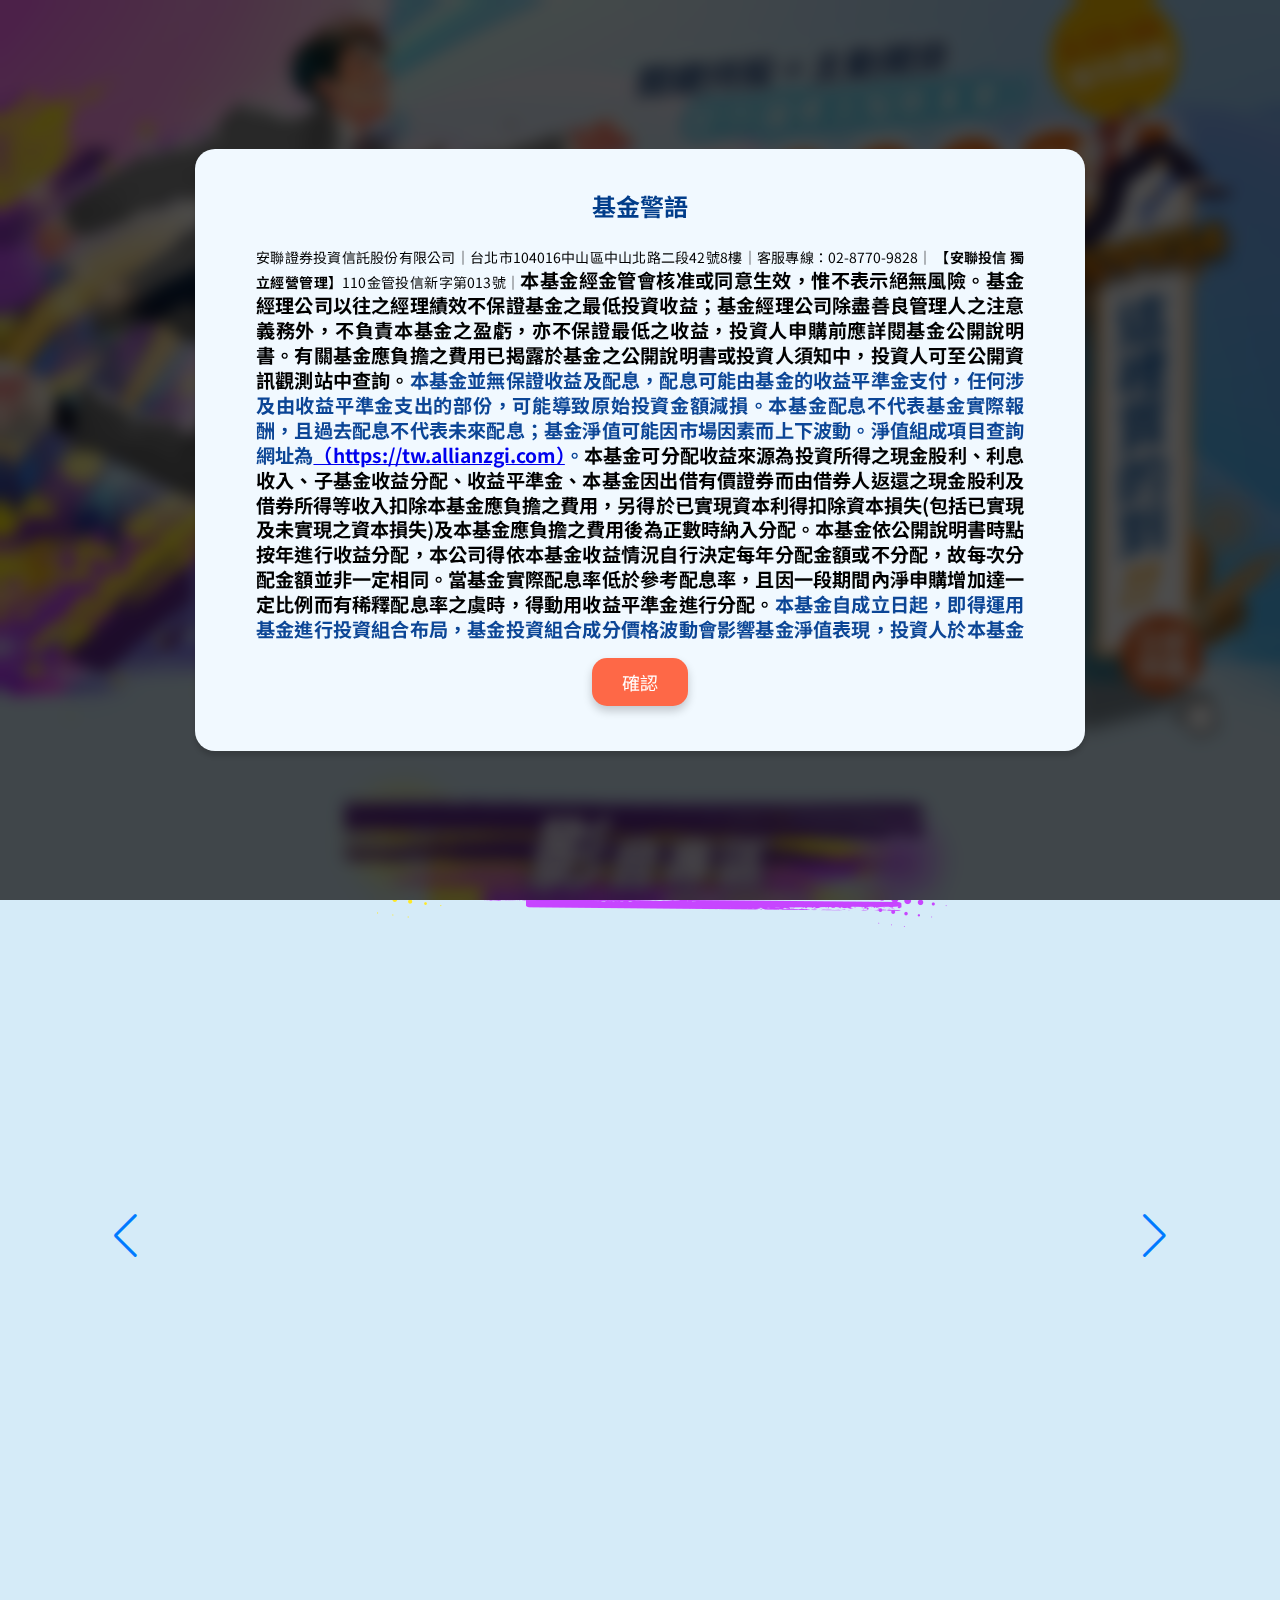
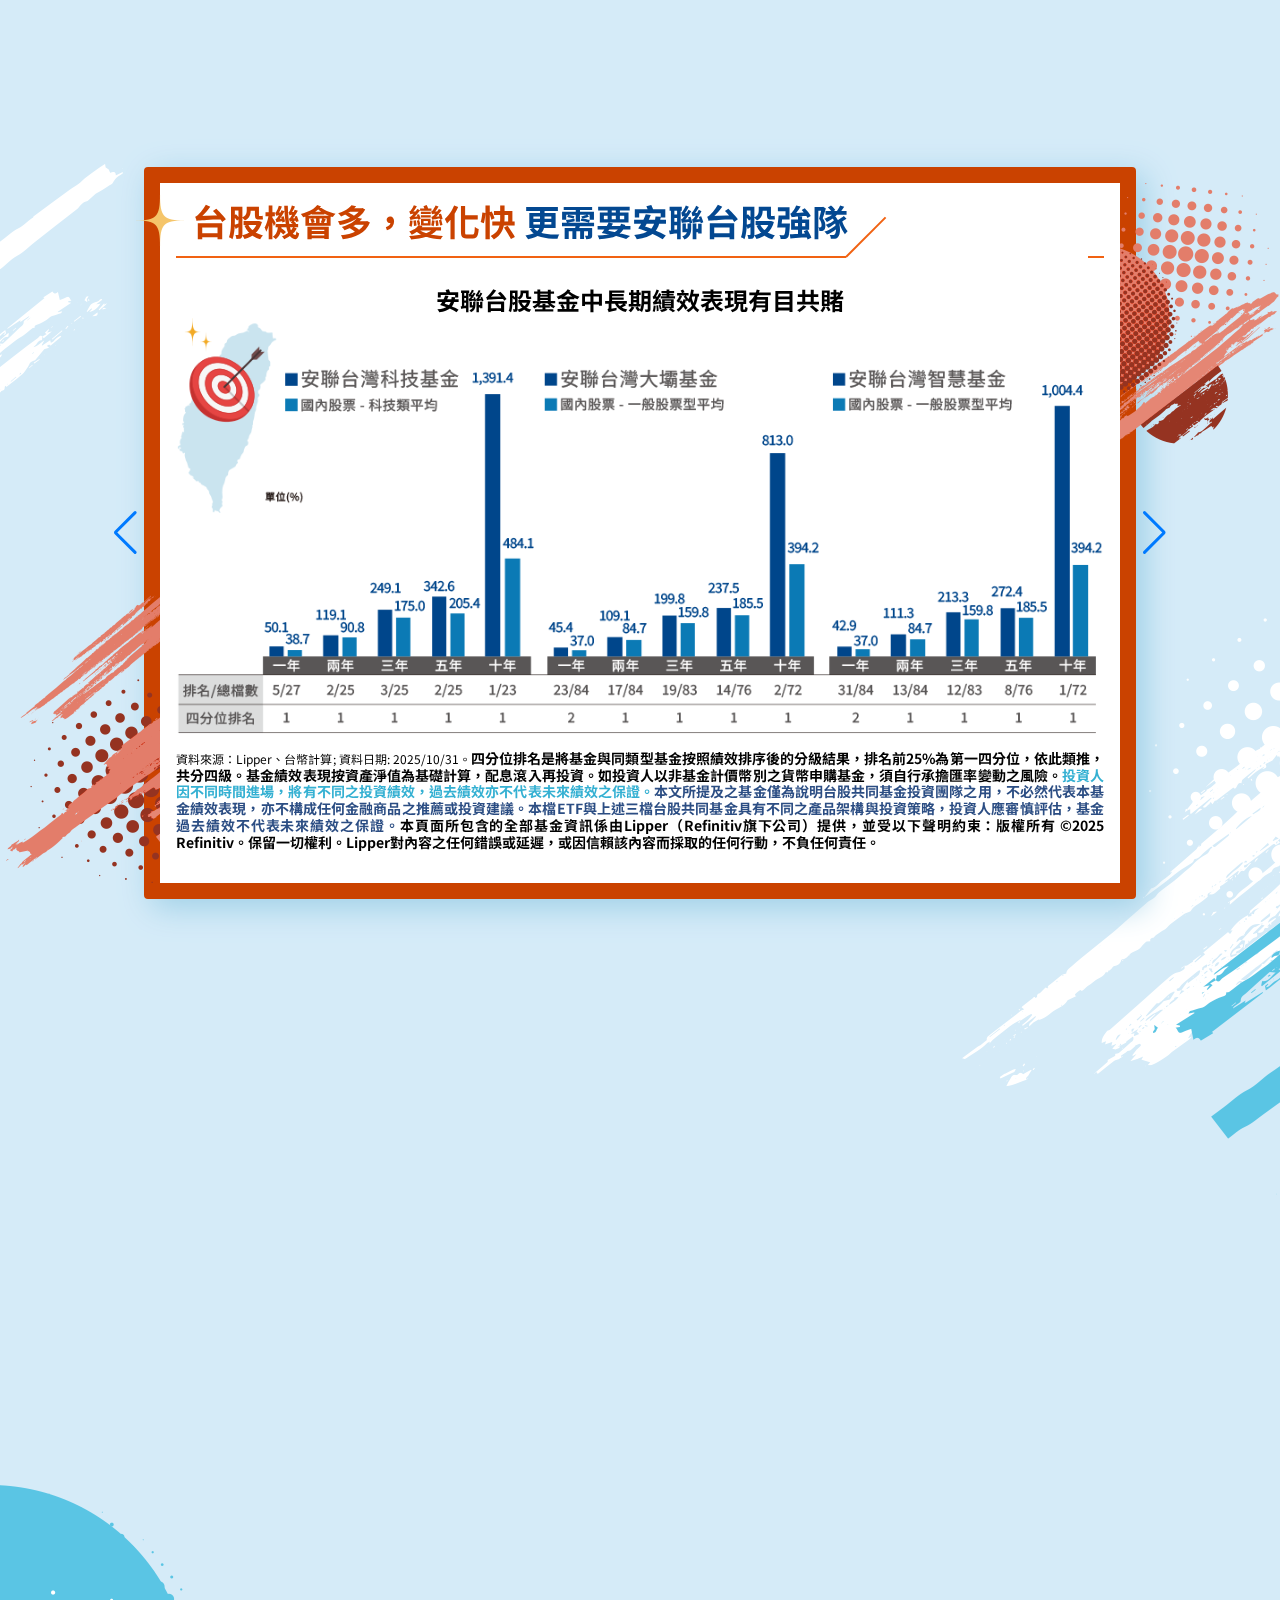
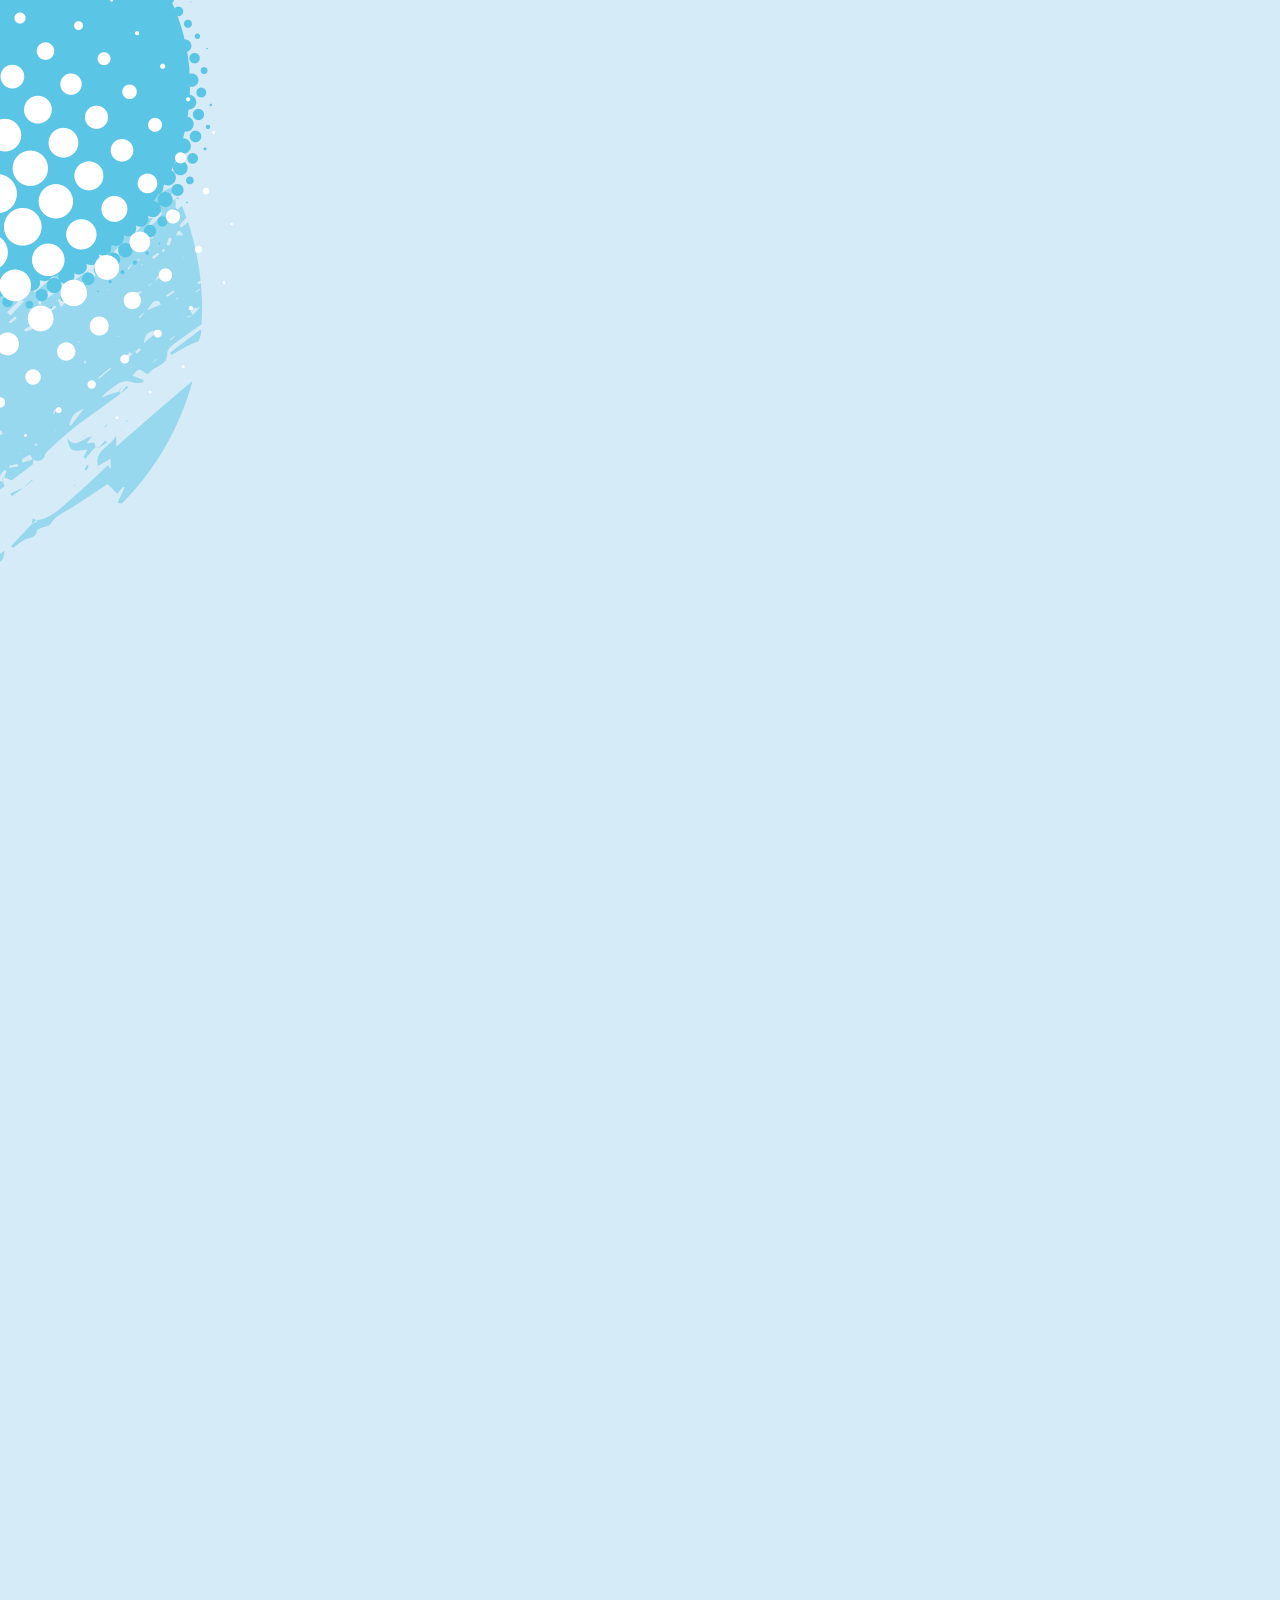
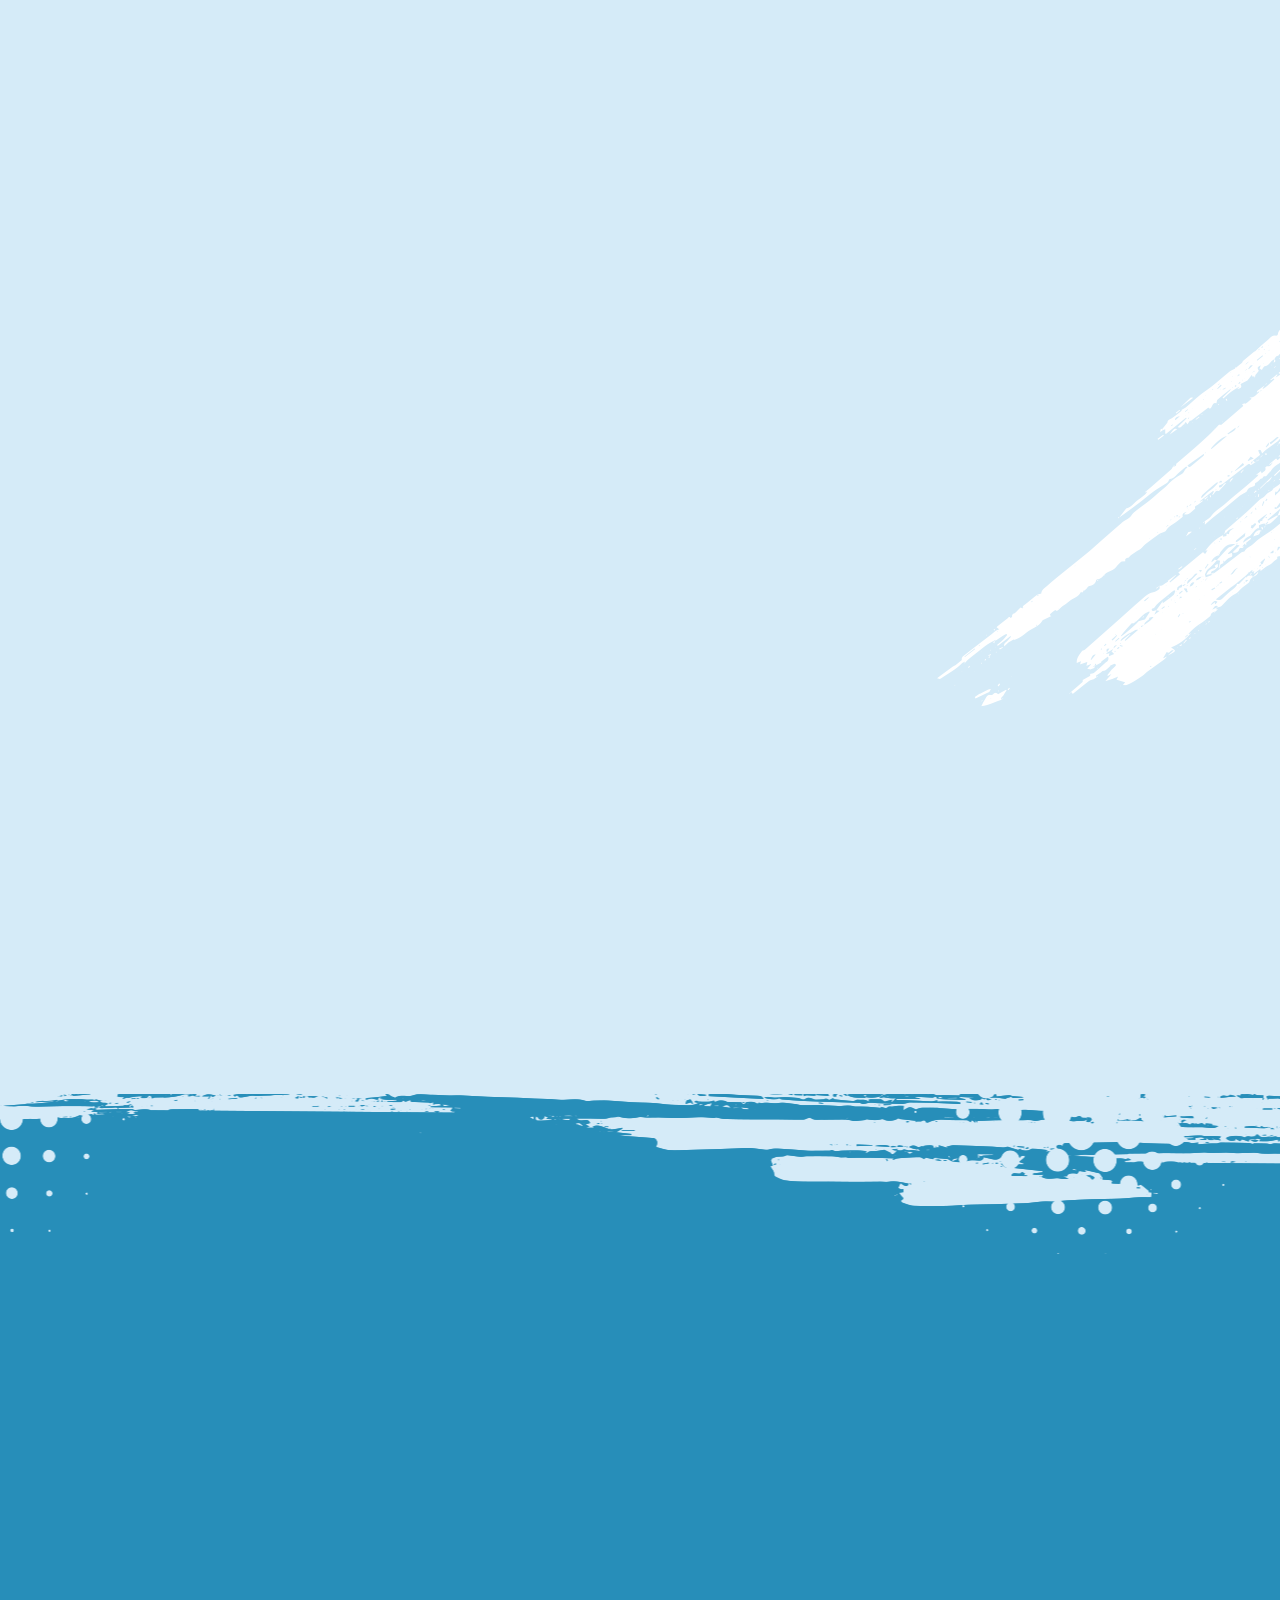
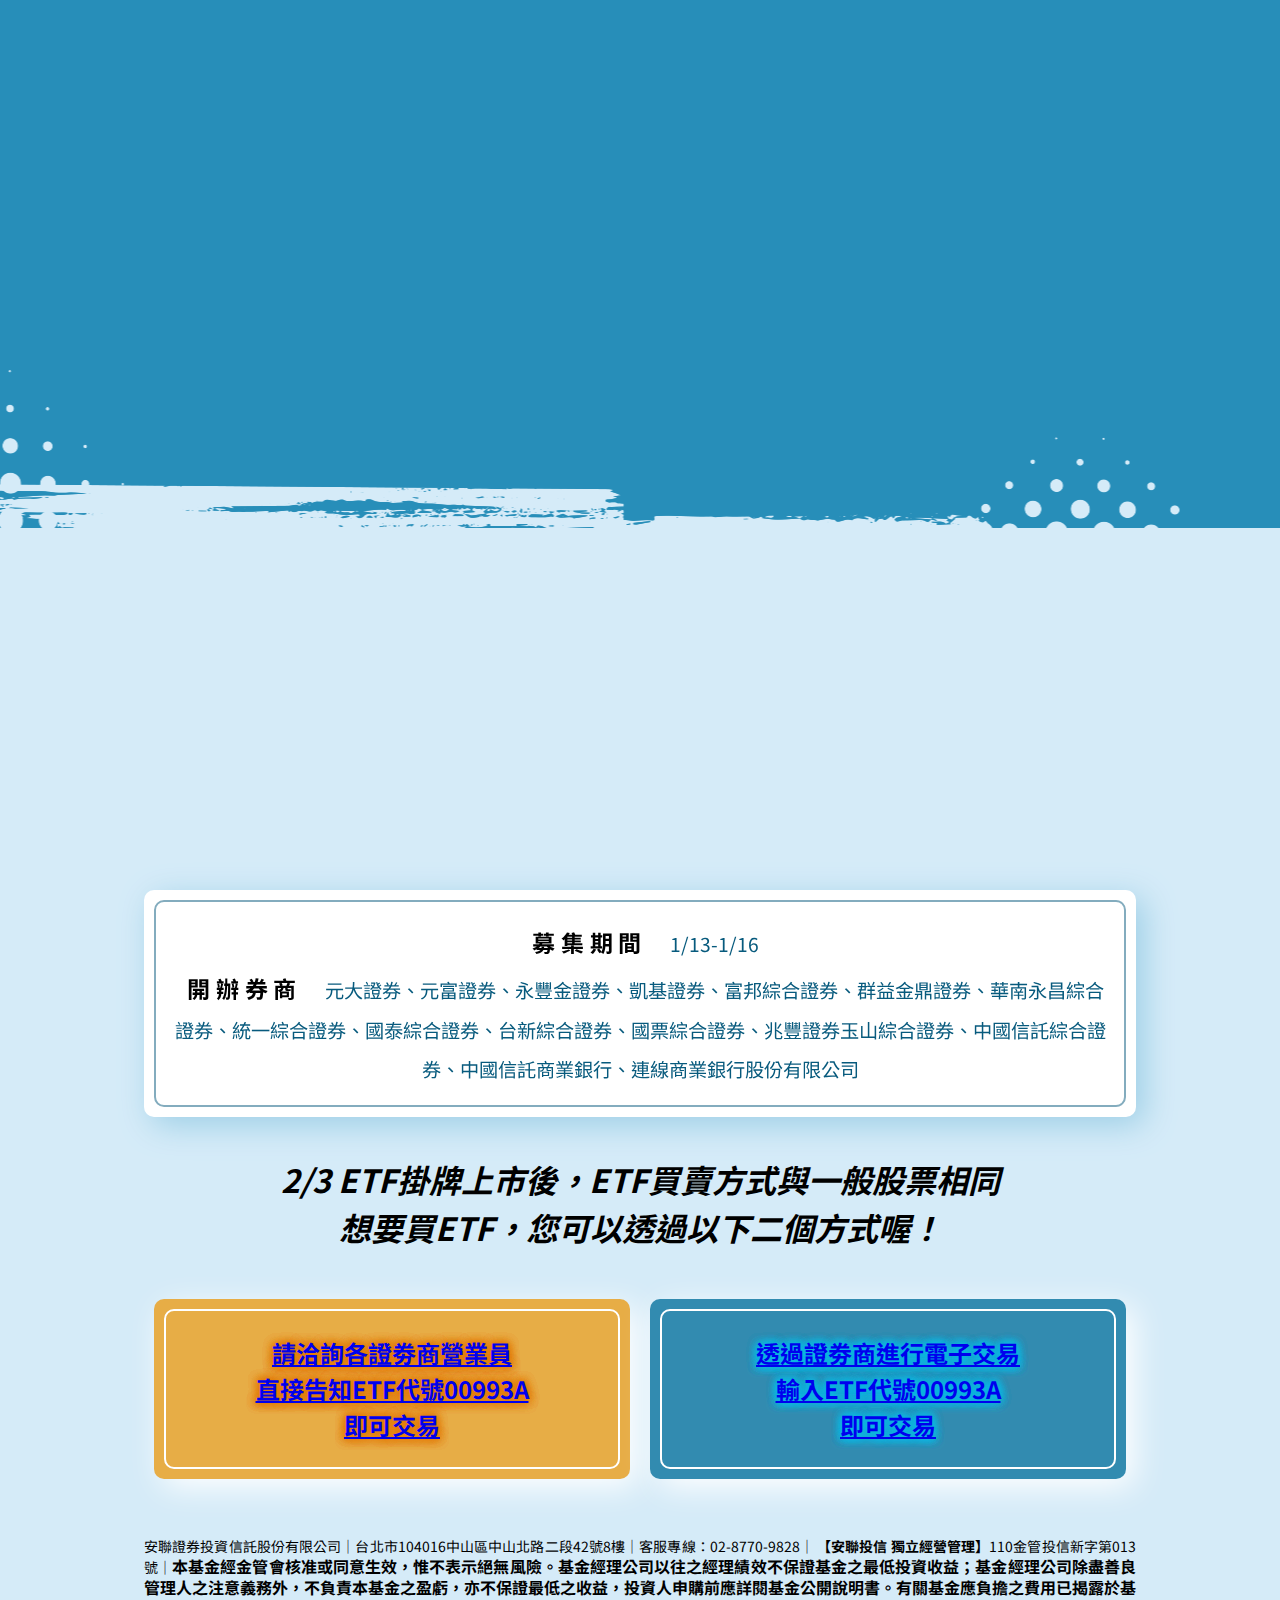
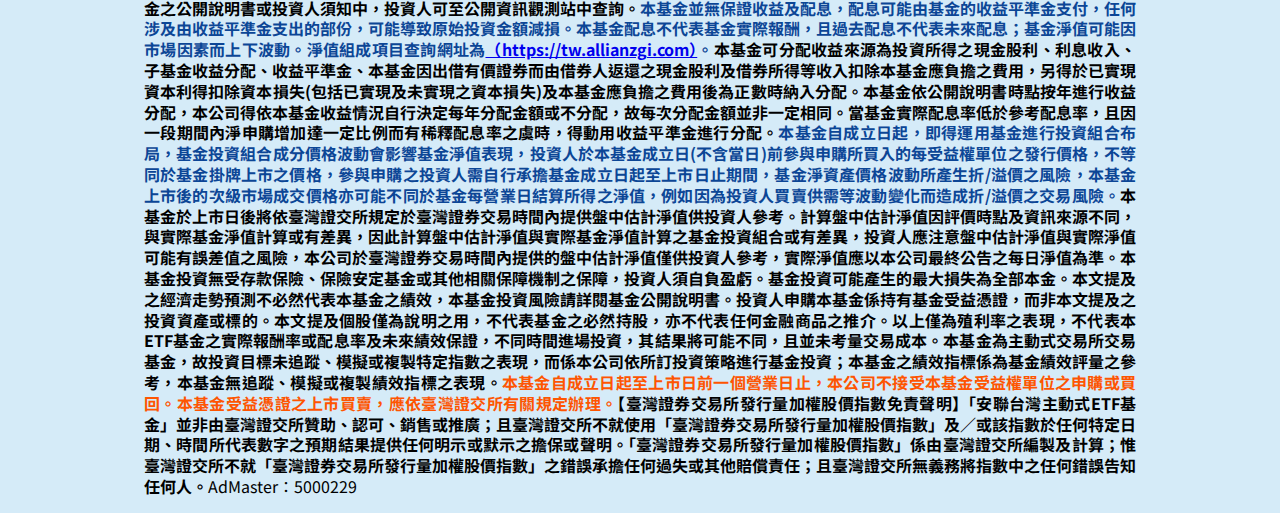
<file: Allianz-full/index.html>
<!DOCTYPE html>
<html lang="zh-Hant-TW">
    <head>
        <meta charset="UTF-8" />
        <meta
            name="viewport"
            content="width=device-width, initial-scale=1.0, maximum-scale=1.0, user-scalable=no"
        />
        <title>安聯投信00984A｜關鍵持股+主動外掛 助你躍進台股新未來</title>
        <meta
            property="og:title"
            content="安聯投信00984A｜關鍵持股+主動外掛 助你躍進台股新未來"
        />
        <meta
            name="twitter:title"
            content="安聯投信00984A｜關鍵持股+主動外掛 助你躍進台股新未來"
        />
        <meta
            name="description"
            content="安聯投信00984A｜關鍵持股+主動外掛 助你躍進台股新未來"
        />
        <meta
            property="og:description"
            content="安聯投信00984A｜關鍵持股+主動外掛 助你躍進台股新未來"
        />
        <meta
            name="twitter:description"
            content="安聯投信00984A｜關鍵持股+主動外掛 助你躍進台股新未來"
        />

        <link rel="icon" href="images/favicon.ico" />

        <meta name="format-detection" content="telephone=no" />
        <meta property="og:type" content="website" />
        <!-- <meta property="fb:app_id" content="xxxx" /> -->

        <!-- <meta property="og:image" content="images/fb.jpg" />
        <meta name="twitter:image" content="images/fb.jpg" />
        <meta property="og:image:width" content="1200" />
        <meta property="og:image:height" content="630" /> -->

        <!-- <link rel="canonical" href="https://xxx/xxx" />
        <meta property="og:url" content="https://xxx/xxx" /> -->

        <link
            rel="stylesheet"
            href="https://fonts.googleapis.com/css?family=Noto+Sans+TC:400,700,900&amp;display=swap"
        />

        <link rel="stylesheet" href="css/reset.css" />

        <!-- <link rel="preload" href="images/" /> -->

        <link
            rel="stylesheet"
            href="https://cdnjs.cloudflare.com/ajax/libs/font-awesome/6.7.2/css/all.min.css"
        />

        <script src="https://unpkg.com/aos@2.3.1/dist/aos.js"></script>
        <link
            href="https://unpkg.com/aos@2.3.1/dist/aos.css"
            rel="stylesheet"
        />

        <link
            rel="stylesheet"
            href="https://cdn.jsdelivr.net/npm/swiper@11/swiper-bundle.min.css"
        />
        <script src="https://cdn.jsdelivr.net/npm/swiper@11/swiper-bundle.min.js"></script>

        <script src="plugins/vue/vue.prod.js"></script>

        <link rel="stylesheet" href="css/index.css" />
    </head>
    <body>
        <div class="lightBox show warning">
            <div class="lightBox-bg"></div>
            <div class="lightBox-container">
                <div class="lightBox-container-infoArea">
                    <h2 title="基金警語" class="tit-type2">基金警語</h2>
                    <div class="textArea">
                        <section class="base-wrapper footer">
                            <em
                                >安聯證券投資信託股份有限公司│台北市104016中山區中山北路二段42號8樓│客服專線：02-8770-9828│
                                <span class="font-bold"
                                    >【安聯投信 獨立經營管理】</span
                                >110金管投信新字第013號│</em
                            ><span class="font-bold"
                                >本基金經金管會核准或同意生效，惟不表示絕無風險。基金經理公司以往之經理績效不保證基金之最低投資收益；基金經理公司除盡善良管理人之注意義務外，不負責本基金之盈虧，亦不保證最低之收益，投資人申購前應詳閱基金公開說明書。有關基金應負擔之費用已揭露於基金之公開說明書或投資人須知中，投資人可至公開資訊觀測站中查詢。<span
                                    class="strong-1"
                                    >本基金並無保證收益及配息，配息可能由基金的收益平準金支付，任何涉及由收益平準金支出的部份，可能導致原始投資金額減損。本基金配息不代表基金實際報酬，且過去配息不代表未來配息；基金淨值可能因市場因素而上下波動。淨值組成項目查詢網址為<a
                                        href="https://tw.allianzgi.com"
                                        target="_blank"
                                        >（https://tw.allianzgi.com）</a
                                    >。</span
                                >本基金可分配收益來源為投資所得之現金股利、利息收入、子基金收益分配、收益平準金、本基金因出借有價證券而由借券人返還之現金股利及借券所得等收入扣除本基金應負擔之費用，另得於已實現資本利得扣除資本損失(包括已實現及未實現之資本損失)及本基金應負擔之費用後為正數時納入分配。本基金依公開說明書時點按年進行收益分配，本公司得依本基金收益情況自行決定每年分配金額或不分配，故每次分配金額並非一定相同。當基金實際配息率低於參考配息率，且因一段期間內淨申購增加達一定比例而有稀釋配息率之虞時，得動用收益平準金進行分配。<span
                                    class="strong-1"
                                    >本基金自成立日起，即得運用基金進行投資組合布局，基金投資組合成分價格波動會影響基金淨值表現，投資人於本基金成立日(不含當日)前參與申購所買入的每受益權單位之發行價格，不等同於基金掛牌上市之價格，參與申購之投資人需自行承擔基金成立日起至上市日止期間，基金淨資產價格波動所產生折/溢價之風險，本基金上市後的次級市場成交價格亦可能不同於基金每營業日結算所得之淨值，例如因為投資人買賣供需等波動變化而造成折/溢價之交易風險。</span
                                >本基金於上市日後將依臺灣證交所規定於臺灣證券交易時間內提供盤中估計淨值供投資人參考。計算盤中估計淨值因評價時點及資訊來源不同，與實際基金淨值計算或有差異，因此計算盤中估計淨值與實際基金淨值計算之基金投資組合或有差異，投資人應注意盤中估計淨值與實際淨值可能有誤差值之風險，本公司於臺灣證券交易時間內提供的盤中估計淨值僅供投資人參考，實際淨值應以本公司最終公告之每日淨值為準。本基金投資無受存款保險、保險安定基金或其他相關保障機制之保障，投資人須自負盈虧。基金投資可能產生的最大損失為全部本金。本文提及之經濟走勢預測不必然代表本基金之績效，本基金投資風險請詳閱基金公開說明書。投資人申購本基金係持有基金受益憑證，而非本文提及之投資資產或標的。本文提及個股僅為說明之用，不代表基金之必然持股，亦不代表任何金融商品之推介。以上僅為殖利率之表現，不代表本ETF基金之實際報酬率或配息率及未來績效保證，不同時間進場投資，其結果將可能不同，且並未考量交易成本。本基金為主動式交易所交易基金，故投資目標未追蹤、模擬或複製特定指數之表現，而係本公司依所訂投資策略進行基金投資；本基金之績效指標係為基金績效評量之參考，本基金無追蹤、模擬或複製績效指標之表現。<span
                                    class="strong-2"
                                    >本基金自成立日起至上市日前一個營業日止，本公司不接受本基金受益權單位之申購或買回。本基金受益憑證之上市買賣，應依臺灣證交所有關規定辦理。</span
                                >【臺灣證券交易所發行量加權股價指數免責聲明】「安聯台灣主動式ETF基金」並非由臺灣證交所贊助、認可、銷售或推廣；且臺灣證交所不就使用「臺灣證券交易所發行量加權股價指數」及／或該指數於任何特定日期、時間所代表數字之預期結果提供任何明示或默示之擔保或聲明。「臺灣證券交易所發行量加權股價指數」係由臺灣證交所編製及計算；惟臺灣證交所不就「臺灣證券交易所發行量加權股價指數」之錯誤承擔任何過失或其他賠償責任；且臺灣證交所無義務將指數中之任何錯誤告知任何人。</span
                            >AdMaster：5000229
                        </section>
                    </div>
                    <div class="btn-area">
                        <div class="btn">
                            <a href="#" title="確認">確認</a>
                        </div>
                    </div>
                </div>
            </div>
        </div>

        <div id="app" v-cloak>
            <!-- <header class="header">
                <div class="base-wrapper">
                    <a href="https://www.yuanta.com.tw/eyuanta/" target="_blank">
                    <img
                        class="logo"
                        src="images/logo.png"
                        alt="元大證券Logo"
                    /></a>
                </div>
            </header> -->

            <main class="main">
                <section class="section-banner">
                    <img
                        class="pic-people"
                        src="images/01_people.png"
                        alt="人"
                    />
                    <img
                        class="pic-date"
                        src="images/01_openingDate.png"
                        alt="1/13~16搶先預購"
                    />

                    <h1 class="text-main">
                        <div class="title-main" data-aos="fade-right">
                            關鍵持股＋主動開掛
                        </div>
                        <div
                            class="title-desc"
                            data-aos="fade-right"
                            data-aos-delay="500"
                        >
                            助你躍進台股新未來！
                        </div>
                        <div
                            class="title-fundcode"
                            data-aos="zoom-in"
                            data-aos-delay="1000"
                        >
                            00993A
                        </div>
                        <div
                            data-aos="zoom-in"
                            data-aos-delay="1500"
                            class="title-fundname"
                        >
                            安聯台灣主動式ETF<span class="warning"
                                >(本基金之配息來源可能為收益平準金)</span
                            >
                        </div>
                    </h1>

                    <div
                        class="icon-bar"
                        data-aos="fade-up"
                        data-aos-delay="2000"
                    >
                        <div class="icon-item">
                            <a href="#A1">
                                <img
                                    class="pic-icon"
                                    src="images/01_button_01.png"
                                    alt="找安聯"
                                />
                                <div class="icon-text">找安聯</div>
                            </a>
                        </div>
                        <div class="icon-item">
                            <a href="#B1">
                                <img
                                    class="pic-icon"
                                    src="images/01_button_02.png"
                                    alt="解密碼"
                                />
                                <div class="icon-text">解密碼</div>
                            </a>
                        </div>
                        <div class="icon-item">
                            <a href="#C1">
                                <img
                                    class="pic-icon"
                                    src="images/01_button_03.png"
                                    alt="秀實力"
                                />
                                <div class="icon-text">秀實力</div>
                            </a>
                        </div>
                        <div class="icon-item">
                            <a href="#D1">
                                <img
                                    class="pic-icon"
                                    src="images/01_button_04.png"
                                    alt="創價值"
                                />
                                <div class="icon-text">創價值</div>
                            </a>
                        </div>
                        <!-- <div class="icon-item">
                            <a href="#E1">
                            <img
                                class="pic-icon"
                                src="images/01_button_05.png"
                                alt="即時估計淨值(上市後)"
                            />
                            <div class="icon-text">
                                即時估計淨值
                                <div class="small">(上市後)</div>
                            </div>
                            </a>
                        </div> -->
                    </div>

                    <h2
                        class="text-desc"
                        data-aos="fade-up"
                        data-aos-delay="2500"
                    >
                        <div class="desc-1">
                            台股機會多、變化快，你該怎麼選？
                        </div>
                        <div class="desc-2">
                            安聯主動式投資專家，<span>助你躍進台股新未來</span>
                        </div>
                    </h2>
                </section>

                <section class="section-film">
                    <div class="base-h3-title" data-aos="fade-up">
                        <img
                            class="pic-title"
                            src="images/00_section01_titleBg.png"
                            alt="影音專區"
                            loading="lazy"
                        />
                        <h3 class="text">
                            <span class="strong">影</span>音專區
                        </h3>
                    </div>
                    <div class="base-wrapper">
                        <div class="section-film-swiper swiper">
                            <div class="swiper-wrapper">
                                <div class="swiper-slide">
                                    <iframe
                                        src="https://www.youtube.com/embed/VUa1xpbNtgM"
                                        title="YouTube video player"
                                        class="film"
                                    ></iframe>
                                </div>
                                <div class="swiper-slide">
                                    <iframe
                                        class="film"
                                        src="https://www.youtube.com/embed/VUa1xpbNtgM"
                                        title="YouTube video player"
                                    ></iframe>
                                </div>
                                <div class="swiper-slide">
                                    <iframe
                                        class="film"
                                        src="https://www.youtube.com/embed/VUa1xpbNtgM"
                                        title="YouTube video player"
                                    ></iframe>
                                </div>
                            </div>
                        </div>
                        <div
                            class="section-film-swiper-button-next swiper-button-next"
                        ></div>
                        <div
                            class="section-film-swiper-button-prev swiper-button-prev"
                        ></div>
                    </div>
                </section>

                <section class="section-1" id="A1">
                    <img
                        class="pic-main-bg-1"
                        src="images/02_bgDeco01.png"
                        alt="背景圖"
                        loading="lazy"
                    />
                    <img
                        class="pic-main-bg-2"
                        src="images/02_bgDeco02.png"
                        alt="背景圖"
                        loading="lazy"
                    />
                    <div class="base-wrapper">
                        <div class="base-h3-title" data-aos="fade-up">
                            <img
                                class="pic-title"
                                src="images/02_section01_titleBg.png"
                                alt="找安聯"
                                loading="lazy"
                            />
                            <h3 class="text">
                                找<span class="strong">安聯</span>
                            </h3>
                        </div>

                        <div class="base-content">
                            <img
                                class="pic-bg-top"
                                src="images/02_section01_bgDeco_right.png"
                                alt="背景圖"
                                loading="lazy"
                            />
                            <img
                                class="pic-bg-bottom"
                                src="images/02_section01_bgDeco_left.png"
                                alt="背景圖"
                                loading="lazy"
                            />
                            <img
                                class="pic-star"
                                src="images/02_subtitleDeco_Star.png"
                                alt="星星"
                                loading="lazy"
                            />
                            <div class="section-1-swiper swiper">
                                <div class="swiper-wrapper">
                                    <article class="swiper-slide">
                                        <div class="title">
                                            台股機會多，變化快 <br class="hidden-md" />
                                            <span class="strong"
                                                >更需要安聯台股強隊</span
                                            >
                                        </div>
                                        <div class="desc">
                                            安聯台股基金中長期績效表現有目共賭
                                        </div>
                                        <picture>
                                            <source
                                                media="(min-width: 768px)"
                                                srcset="
                                                    images/02_section01_Chart.png
                                                "
                                            />
                                            <img
                                                class="pic-chart"
                                                src="images/02_section01_Chart_m.png"
                                                alt="圖表"
                                                loading="lazy"
                                            />
                                        </picture>
                                        <div class="remark">
                                            <span class="text-sm"
                                                >資料來源：Lipper、台幣計算;
                                                資料日期: 2025/10/31。</span
                                            ><span class="font-bold"
                                                >四分位排名是將基金與同類型基金按照績效排序後的分級結果，排名前25%為第一四分位，依此類推，共分四級。基金績效表現按資產淨值為基礎計算，配息滾入再投資。如投資人以非基金計價幣別之貨幣申購基金，須自行承擔匯率變動之風險。<span
                                                    class="strong-2"
                                                    >投資人因不同時間進場，將有不同之投資績效，過去績效亦不代表未來績效之保證。</span
                                                >
                                                <span class="strong"
                                                    >本文所提及之基金僅為說明台股共同基金投資團隊之用，不必然代表本基金績效表現，亦不構成任何金融商品之推薦或投資建議。本檔ETF與上述三檔台股共同基金具有不同之產品架構與投資策略，投資人應審慎評估，基金過去績效不代表未來績效之保證。</span
                                                >本頁面所包含的全部基金資訊係由Lipper（Refinitiv旗下公司）提供，並受以下聲明約束：版權所有
                                                ©2025
                                                Refinitiv。保留一切權利。Lipper對內容之任何錯誤或延遲，或因信賴該內容而採取的任何行動，不負任何責任。</span
                                            >
                                        </div>
                                    </article>
                                    <!-- TODO 此區是重複第一段 -->
                                    <article class="swiper-slide">
                                        <div class="title">
                                            選台股 <br class="hidden-md" />
                                            <span class="strong"
                                                >找主動式投資專家</span
                                            >
                                        </div>
                                        <div class="desc">
                                            安聯台股基金中長期績效表現有目共賭
                                        </div>
                                        <picture>
                                            <source
                                                media="(min-width: 768px)"
                                                srcset="
                                                    images/02_section01_Chart.png
                                                "
                                            />
                                            <img
                                                class="pic-chart"
                                                src="images/02_section01_Chart_m.png"
                                                alt="圖表"
                                                loading="lazy"
                                            />
                                        </picture>
                                        <div class="remark">
                                            <span class="text-sm"
                                                >資料來源：Lipper、台幣計算;
                                                資料日期: 2025/10/31。</span
                                            ><span class="font-bold"
                                                >四分位排名是將基金與同類型基金按照績效排序後的分級結果，排名前25%為第一四分位，依此類推，共分四級。基金績效表現按資產淨值為基礎計算，配息滾入再投資。如投資人以非基金計價幣別之貨幣申購基金，須自行承擔匯率變動之風險。<span
                                                    class="strong-2"
                                                    >投資人因不同時間進場，將有不同之投資績效，過去績效亦不代表未來績效之保證。</span
                                                >
                                                <span class="strong"
                                                    >本文所提及之基金僅為說明台股共同基金投資團隊之用，不必然代表本基金績效表現，亦不構成任何金融商品之推薦或投資建議。本檔ETF與上述三檔台股共同基金具有不同之產品架構與投資策略，投資人應審慎評估，基金過去績效不代表未來績效之保證。</span
                                                >本頁面所包含的全部基金資訊係由Lipper（Refinitiv旗下公司）提供，並受以下聲明約束：版權所有
                                                ©2025
                                                Refinitiv。保留一切權利。Lipper對內容之任何錯誤或延遲，或因信賴該內容而採取的任何行動，不負任何責任。</span
                                            >
                                        </div>
                                    </article>
                                </div>
                            </div>
                            <div
                                class="section-1-swiper-button-next swiper-button-next"
                            ></div>
                            <div
                                class="section-1-swiper-button-prev swiper-button-prev"
                            ></div>
                        </div>
                    </div>
                </section>

                <section class="section-2" id="B1">
                    <img
                        class="pic-main-bg-3"
                        src="images/02_bgDeco03.png"
                        alt="背景圖"
                        loading="lazy"
                    />
                    <div class="base-wrapper">
                        <div class="base-h3-title" data-aos="fade-up">
                            <img
                                class="pic-title"
                                src="images/02_section02_titleBg.png"
                                alt="解密碼"
                                loading="lazy"
                            />
                            <h3 class="text">
                                解<span class="strong">密碼</span>
                            </h3>
                        </div>
                        <div class="base-content" data-aos="flip-right">
                            <img
                                class="pic-bg-top"
                                src="images/02_section02_bgDeco_right.png"
                                alt="背景圖"
                                loading="lazy"
                            />
                            <img
                                class="pic-bg-bottom"
                                src="images/02_section02_bgDeco_left.png"
                                alt="背景圖"
                                loading="lazy"
                            />
                            <img
                                class="pic-star"
                                src="images/02_subtitleDeco_Star.png"
                                alt="星星"
                                loading="lazy"
                            />
                            <div class="section-2-swiper swiper">
                                <div class="swiper-wrapper">
                                    <article class="swiper-slide">
                                        <div class="title">
                                            關鍵持股
                                            <span class="strong">潛力開掛</span>
                                        </div>
                                        <div class="desc">
                                            關鍵持股集中度高
                                            <span>掌握潛力標的爆發契機</span>
                                        </div>
                                        <img
                                            class="pic-chart"
                                            src="images/02_section02_Chart01.png"
                                            alt="圖表"
                                            loading="lazy"
                                        />
                                        <div class="remark">
                                            *以截至2025/10/31的投資規劃試算投組為基準<br /><br />
                                            <span class="text-sm"
                                                >資料來源:
                                                安聯投信，Bloomberg，資料日期:
                                                2025/10/31。</span
                                            ><span class="strong font-bold"
                                                >以上資訊為依目前市況下之模擬投資規劃，僅為參考性質，實際投資組合將依進場時點而有所調整。投資人申購本基金係持有基金受益憑證，而非本文提及之投資資產或標的。本文提及個股僅為說明之用，不代表基金之必然持股，亦不代表任何金融商品之推介。本文所提供的資訊亦不應被視為對任何特定證券或投資策略的推薦。投資涉及風險，過去之績效亦不代表未來績效之保證。</span
                                            >
                                        </div>
                                    </article>
                                    <article class="swiper-slide">
                                        <div class="title title-2">
                                            主動選股
                                            <br class="hidden-md" /><span
                                                class="strong"
                                                >找到更多神山！</span
                                            >
                                        </div>
                                        <div class="desc">
                                            <span class="strong comma"
                                                >台股不只護國神山</span
                                            >主動選擇，更有機會
                                        </div>

                                        <picture>
                                            <source
                                                media="(min-width: 768px)"
                                                srcset="
                                                    images/02_section02_Chart02.png
                                                "
                                            />
                                            <img
                                                class="pic-chart"
                                                src="images/02_section02_Chart02_m.png"
                                                alt="圖表"
                                                loading="lazy"
                                            />
                                        </picture>
                                        <div class="remark">
                                            <span class="text-sm"
                                                >台股約1,800家上市櫃公司，各年度超越護國神山*家數統計</span
                                            >
                                            <span class="text-sm"
                                                >資料來源：Bloomberg、安聯投信整理，收盤價、總報酬率計算，2025/10/31。</span
                                            ><span class="font-bold"
                                                >*護國神山係指台灣上市公司中的全球晶圓代工龍頭公司。投資人無法直接投資指數，本資料僅為市場歷史數值統計概況說明，非基金績效表現之預測。<span
                                                    class="strong-2"
                                                    >投資人申購本基金係持有基金受益憑證，而非本文提及之投資資產或標的。投資人因不同時間進場，將有不同之投資績效，過去之績效亦不代表未來績效之保證。</span
                                                ><span class="strong"
                                                    >本基金為主動式交易所交易基金，故投資目標未追蹤、模擬或複製特定指數之表現，而係本公司依所訂投資策略進行基金投資；本基金之績效指標係為基金績效評量之參考，本基金無追蹤、模擬或複製績效指標之表現。</span
                                                ></span
                                            >
                                        </div>
                                    </article>
                                    <!-- TODO 此區是重複第二段 -->
                                    <article class="swiper-slide">
                                        <div class="title title-2">
                                            主動有價值
                                            <br class="hidden-md" /><span
                                                class="strong"
                                                >數字會說話</span
                                            >
                                        </div>
                                        <div class="desc">
                                            <span class="strong comma"
                                                >優異的主動選股</span
                                            >有機會創造更好的中長期報酬
                                        </div>

                                        <picture>
                                            <source
                                                media="(min-width: 768px)"
                                                srcset="
                                                    images/02_section02_Chart03.png
                                                "
                                            />
                                            <img
                                                class="pic-chart"
                                                src="images/02_section02_Chart03_m.png"
                                                alt="圖表"
                                                loading="lazy"
                                            />
                                        </picture>
                                        <div class="remark">
                                            <span class="text-sm"
                                                >資料來源：Lipper、台幣計算; 資料日期: 2025/10/31。</span
                                            >
                                            <span class="font-bold"
                                                ><span
                                                    class="strong-2"
                                                    >投資人無法直接投資指數，本資料僅為市場歷史數值統計概況說明，非基金績效表現之預測。投資人因不同時間進場，將有不同之投資績效，過去績效亦不代表未來績效之保證。</span
                                                ><span class="strong"
                                                    >本頁面所包含的全部基金資訊係由 Lipper（Refinitiv 旗下公司）提供，並受以下聲明約束：版權所有 © 2025 Refinitiv。保留一切權利。Lipper 對內容之任何錯誤或延遲，或因信賴該內容而採取的任何行動，不負任何責任。</span
                                                ></span
                                            >
                                        </div>
                                    </article>
                                </div>
                            </div>
                            <div
                                class="section-2-swiper-button-next swiper-button-next"
                            ></div>
                            <div
                                class="section-2-swiper-button-prev swiper-button-prev"
                            ></div>
                        </div>
                    </div>
                </section>

                <section class="section-3" id="C1">
                    <div class="base-wrapper">
                        <div class="base-h3-title" data-aos="fade-up">
                            <img
                                class="pic-title"
                                src="images/02_section03_titleBg.png"
                                alt="秀實力"
                                loading="lazy"
                            />
                            <h3 class="text">
                                秀<span class="strong">實力</span>
                            </h3>
                        </div>
                        <article class="base-content" data-aos="flip-right">
                            <img
                                class="pic-bg-top"
                                src="images/02_section03_bgDeco_right.png"
                                alt="背景圖"
                                loading="lazy"
                            />
                            <img
                                class="pic-bg-bottom"
                                src="images/02_section03_bgDeco_left.png"
                                alt="背景圖"
                                loading="lazy"
                            />
                            <img
                                class="pic-star"
                                src="images/02_subtitleDeco_Star.png"
                                alt="星星"
                                loading="lazy"
                            />
                            <div class="title">
                                金獎***強隊 <br class="hidden-md" /><span
                                    class="strong"
                                    >規模大 口碑傳千億</span
                                >
                            </div>
                            <div class="desc">
                                <span class="strong comma"
                                    >連結14年榮獲100項大獎</span
                                >獲獎實力見證，專業值得信賴！
                            </div>
                            <picture>
                                <source
                                    media="(min-width: 768px)"
                                    srcset="images/02_section03_Chart.png"
                                />
                                <img
                                    class="pic-chart"
                                    src="images/02_section03_Chart_m.png"
                                    alt="圖表"
                                    loading="lazy"
                                />
                            </picture>
                            <div class="remark">
                                <span class="text-sm"
                                    >資料來源：投信投顧公會、安聯投信整理。</span
                                >
                                <span class="font-bold"
                                    >*統計至2025/10，投信投顧公會之「股票型-國內投資」基金分類中，安聯投信管理規模約1,440.9
                                    億元，為所有投信公司中規模最大。相關資料係依據投信投顧公會公布之基金統計資訊整理，僅供了解市場狀況之用，並不構成任何投資建議或保證。基金過去之績效不代表未來績效之保證。**安聯投信旗下首檔主動式台股基金-安聯台灣大壩基金成立於2000年4月10日。***完整得獎紀錄請至官網tw.allianzgi.com瀏覽。資料來源：
                                    Benchmark、Asia Asset
                                    Management、湯森路透理柏台灣基金獎、商周Smart智富台灣基金獎、台北金融研究發展基金會、台灣期貨交易所、Citywire、安聯投信整理，2025/10</span
                                >
                            </div>
                        </article>
                    </div>
                </section>

                <section class="section-4" id="D1">
                    <img
                        class="pic-main-bg-4"
                        src="images/02_bgDeco04.png"
                        alt="背景圖"
                        loading="lazy"
                    />
                    <div class="base-wrapper">
                        <div class="base-h3-title" data-aos="fade-up">
                            <img
                                class="pic-title"
                                src="images/02_section04_titleBg.png"
                                alt="創價值"
                                loading="lazy"
                            />
                            <h3 class="text">
                                創<span class="strong">價值</span>
                            </h3>
                        </div>
                        <article class="base-content" data-aos="flip-right">
                            <img
                                class="pic-bg-top"
                                src="images/02_section04_bgDeco_right.png"
                                alt="背景圖"
                                loading="lazy"
                            />
                            <img
                                class="pic-bg-bottom"
                                src="images/02_section04_bgDeco_left.png"
                                alt="背景圖"
                                loading="lazy"
                            />
                            <img
                                class="pic-magnifier"
                                src="images/02_section04_magnifier.png"
                                alt="放大鏡"
                                loading="lazy"
                            />
                            <img
                                class="pic-star"
                                src="images/02_subtitleDeco_Star.png"
                                alt="星星"
                                loading="lazy"
                            />
                            <div class="title">
                                市場瞬息萬變 <br class="hidden-md" /><span
                                    class="strong"
                                    >主動才是關鍵</span
                                >
                            </div>
                            <div class="desc">
                                安聯台股團隊精選股票池為底
                                <span>創造超額報酬機會</span>
                            </div>
                            <picture>
                                <source
                                    media="(min-width: 768px)"
                                    srcset="images/02_section04_Chart01.png"
                                />
                                <img
                                    class="pic-chart"
                                    src="images/02_section04_Chart01_m.png"
                                    alt="圖表"
                                    loading="lazy"
                                />
                            </picture>
                            <div class="remark">
                                <span class="text-sm"
                                    >資料來源：安聯投信整理， 2025年。</span
                                ><span class="font-bold"
                                    >上述投資策略與流程無法保證在所有投資市場情況下均有效，投資人應依據其個人風險狀況，尤其是在市場低迷時期，評估其長期投資能力。*資料來源：
                                    Benchmark、Asia Asset
                                    Management、湯森路透理柏台灣基金獎、商周Smart智富台灣基金獎等多項獎項，完整得獎紀錄請至官網tw.allianzgi.com瀏覽，2025/10</span
                                >
                            </div>

                            <div class="title title-2">
                                <img
                                    class="pic-star"
                                    src="images/02_subtitleDeco_Star.png"
                                    alt="星星"
                                    loading="lazy"
                                />
                                讓資產 <br class="hidden-md" /><span
                                    class="strong"
                                    >隨市場脈動成長</span
                                >
                            </div>
                            <div class="desc">重點聚焦持股</div>
                            <picture>
                                <source
                                    media="(min-width: 768px)"
                                    srcset="images/02_section04_Chart02.png"
                                />
                                <img
                                    class="pic-chart"
                                    src="images/02_section04_Chart02_m.png"
                                    alt="圖表"
                                    loading="lazy"
                                />
                            </picture>
                            <div class="remark">
                                <span class="text-sm"
                                    >資料來源: 安聯投信，Bloomberg，資料日期:
                                    2025/10/31。</span
                                ><spna class="strong font-bold"
                                    >以上資訊為依目前市況下之模擬投資規劃，僅為參考性質，實際投資組合將依進場時點而有所調整。投資人申購本基金條件有基金受益憑證，而非本文提及之投資資產或標的。本文提及個股僅為說明之用，不代表基金之必然持股，亦不代表任何金融商品之推介。本文所提供的資訊亦不應被視為對任何特定證券或投資策略的推薦。投資涉及風險，過去之績效亦不代表未來績效之保證。</spna
                                >
                            </div>

                            <div class="title title-3">
                                <img
                                    class="pic-star"
                                    src="images/02_subtitleDeco_Star.png"
                                    alt="星星"
                                    loading="lazy"
                                />
                                超越大盤 <br class="hidden-md" /><span
                                    class="strong"
                                    >時間複利累積更有感</span
                                >
                            </div>
                            <div class="desc">台股成長有利基 提升報酬更有力</div>
                            <picture>
                                <source
                                    media="(min-width: 768px)"
                                    srcset="images/02_section04_Chart03.png"
                                />
                                <img
                                    class="pic-chart"
                                    src="images/02_section04_Chart03_m.png"
                                    alt="圖表"
                                    loading="lazy"
                                />
                            </picture>
                            <div class="remark">
                                <span class="text-sm"
                                    >資料來源：Bloomberg、安聯投信整理，收盤價、總報酬率計算，2005/1/1-2025/10/31。股市指數為台灣加權指數、美國S&P500指數、MSCI全球指數。年化報酬率=(1+累積報酬率)^(1/年數)-1。年化報酬率根據過去累積績效計算，不代表過去及未來每年報酬之保證。投資人無法直接投資指數，本資料僅為市場歷史數值統計概況說明，非基金績效表現之預測。</span
                                ><spna class="strong font-bold"
                                    >投資人因不同時間進場，將有不同之投資績效，過去之績效亦不代表未來績效之保證。本基金為主動式交易所交易基金，故投資目標未追蹤、模擬或複製特定指數之表現，而係本公司依所訂投資策略進行基金投資；本基金之績效指標係為基金績效評量之參考，本基金無追蹤、模擬或複製績效指標之表現。</spna
                                >
                            </div>
                        </article>
                    </div>
                </section>

                <section class="section-5" id="E1">
                    <div class="base-wrapper">
                        <article class="base-content" data-aos="flip-right">
                            <img
                                class="pic-star"
                                src="images/02_subtitleDeco_Star.png"
                                alt="星星"
                                loading="lazy"
                            />
                            <div class="title">目前投資規畫</div>
                            <picture>
                                <source
                                    media="(min-width: 768px)"
                                    srcset="images/03_section_chart01.png"
                                />
                                <img
                                    class="pic-chart"
                                    src="images/03_section_chart01_m.png"
                                    alt="圖表"
                                    loading="lazy"
                                />
                            </picture>
                            <div class="remark">
                                <span class="text-sm"
                                    >資料來源：安聯投信，Bloomberg，資料日期：2025/10/31。</span
                                ><span class="strong font-bold"
                                    >以上資訊為依目前市況下之模擬投資規劃，僅為參考性質，實際投資組合將依進場時點而有所調整。投資人申購本基金係持有基金受益憑證，而非本文提及之投資資產或標的。本文提及個股僅為說明之用，不代表基金之必然持股，亦不代表任何金融商品之推介。本文所提供的資訊亦不應被視為對任何特定證券或投資策略的推薦。投資涉及風險，過去之績效亦不代表未來績效之保證。</span
                                >
                            </div>

                            <div class="title title-2">
                                <img
                                    class="pic-star"
                                    src="images/02_subtitleDeco_Star.png"
                                    alt="星星"
                                    loading="lazy"
                                />基本資料
                            </div>
                            <div class="desc">
                                <div class="strong">
                                    安聯台灣主動式ETF<span class="gray"
                                        >(本基金之配息來源可能為收益平準金)</span
                                    >
                                </div>
                            </div>
                            <picture>
                                <source
                                    media="(min-width: 768px)"
                                    srcset="images/03_section_chart02.png"
                                />
                                <img
                                    class="pic-chart"
                                    src="images/03_section_chart02_m.png"
                                    alt="圖表"
                                    loading="lazy"
                                />
                            </picture>
                            <div class="remark">
                                <span class="text-sm"
                                    >資料來源：安聯投信整理，2025/11。</span
                                ><span class="font-bold"
                                    ><span class="strong"
                                        >*本基金並無保證收益及配息，配息可能由基金的收益平準金支付，任何涉及由收益平準金支出的部份，可能導致原始投資金額減損。本基金配息不代表基金實際報酬，且過去配息不代表未來配息；基金淨值可能因市場因素而上下波動。淨值組成項目查詢網址為（tw.allianzgi.com）。</span
                                    >本基金可分配收益來源為投資所得之現金股利、利息收入、子基金收益分配、收益平準金、本基金因出借有價證券而由借券人返還之現金股利及借券所得等收入，扣除本基金應負擔之費用，另得於已實現資本利得扣除資本損失(包括已實現及未實現之資本損失)及本基金應負擔之費用後為正數時納入分配。本基金依公開說明書時點按年進行收益分配，本公司得依本基金收益情況自行決定每年分配金額或不分配，故每次分配金額並非一定相同。當基金實際配息率低於參考配息率，且因一段期間內淨申購增加達一定比例而有稀釋配息率之虞時，得動用收益平準金進行分配。**【臺灣證券交易所發行量加權股價指數免責聲明】「安聯台灣主動式ETF基金」並非由臺灣證交所贊助、認可、銷售或推廣；且臺灣證交所不就使用「臺灣證券交易所發行量加權股價指數」及／或該指數於任何特定日期、時間所代表數字之預期結果提供任何明示或默示之擔保或聲明。「臺灣證券交易所發行量加權股價指數」係由臺灣證交所編製及計算；惟臺灣證交所不就「臺灣證券交易所發行量加權股價指數」之錯誤承擔任何過失或其他賠償責任；且臺灣證交所無義務將指數中之任何錯誤告知任何人。本基金為主動式交易所交易基金，主要投資於台灣上市櫃股票，因我國證券市場交易量及制度幾近成熟，故波動風險相對於其它單一新興國家低；此外，本基金投資風險還包括：類股過度集中之風險、產業景氣循環之風險、流動性風險、從事證券相關商品交易之風險、以及投資地區政治、社會或經濟變動之風險等，因此本公司參照投信投顧公會編製之「基金風險報酬等級分類標準」將本基金風險報酬等級定為RR4；前述投信投顧公會編製之分類標準係計算過去5年基金淨值波動度標準差，以標準差區間予以分類等級，分類為RR1-RR5五級，數字越大代表風險越高。此等級分類係基於一般市場狀況反映市場價格波動風險，無法涵蓋所有風險(如：投資標的產業風險、信用風險、流動性風險等)，不宜作為投資唯一依據，投資人仍應注意所投資基金個別的風險。請投資人注意申購基金前應詳閱公開說明書，充分評估基金投資特性與風險，更多基金評估之相關資料(如年化標準差、Alpha、Beta及Sharpe值等)可至投信投顧公會網站之「基金績效及評估指標查詢專區」(www.sitca.org.tw/index_pc.aspx)查詢。</span
                                >
                            </div>
                        </article>
                    </div>
                </section>


                <section class="section-6" id="F1">
                    <div class="base-wrapper">
                        <div class="buy-item"  data-aos="fade-up">
                            <a title="立即申購" href="/"><img src="images/04_section01_titleBg.png" alt=""></a>
                        </div>
                        <div class="item-info">
                            <p><div class="info-title">募集期間</div>1/13-1/16</p>
                            <p><div class="info-title">開辦券商</div>元大證券、元富證券、永豐金證券、凱基證券、富邦綜合證券、群益金鼎證券、華南永昌綜合證券、統一綜合證券、國泰綜合證券、台新綜合證券、國票綜合證券、兆豐證券玉山綜合證券、中國信託綜合證券、中國信託商業銀行、連線商業銀行股份有限公司</p>
                        </div>
                        <div class="item-focus">
                            <p>2/3 ETF掛牌上市後，ETF買賣方式與一般股票相同</p>
                            <p>想要買ETF，您可以透過以下二個方式喔！</p>
                        </div>
                        <div class="e-content">
                            <div class="btn"><a href="/">請洽詢各證劵商營業員<br>直接告知ETF代號00993A<br>即可交易</a></div>
                            <div class="btn"><a href="/">透過證劵商進行電子交易<br>輸入ETF代號00993A<br>即可交易</a></div>
                        </div>
                    </div>
                </section>

            </main>

            <aside class="sidebar">
                <a class="sidebar-item" title="立即開戶" href="/"><img src="images/buy.png" alt=""></a>
                <!-- <a class="sidebar-item" title="如何申購" href="https://www.yuanta.com.tw/file-repository/content/IPO/index.html?utm_source=officialweb_campaign&utm_medium=buttonl&utm_campaign=etf_0050">如何申購</a> -->
                <!-- <a class="sidebar-item" title="立即申購" href="/">立即申購</a> -->
            </aside>

            <footer class="footer">
                <section class="base-wrapper">
                    <em
                        >安聯證券投資信託股份有限公司│台北市104016中山區中山北路二段42號8樓│客服專線：02-8770-9828│
                        <span class="font-bold">【安聯投信 獨立經營管理】</span
                        >110金管投信新字第013號│</em
                    ><span class="font-bold"
                        >本基金經金管會核准或同意生效，惟不表示絕無風險。基金經理公司以往之經理績效不保證基金之最低投資收益；基金經理公司除盡善良管理人之注意義務外，不負責本基金之盈虧，亦不保證最低之收益，投資人申購前應詳閱基金公開說明書。有關基金應負擔之費用已揭露於基金之公開說明書或投資人須知中，投資人可至公開資訊觀測站中查詢。<span
                            class="strong-1"
                            >本基金並無保證收益及配息，配息可能由基金的收益平準金支付，任何涉及由收益平準金支出的部份，可能導致原始投資金額減損。本基金配息不代表基金實際報酬，且過去配息不代表未來配息；基金淨值可能因市場因素而上下波動。淨值組成項目查詢網址為<a
                                href="https://tw.allianzgi.com"
                                target="_blank"
                                >（https://tw.allianzgi.com）</a
                            >。</span
                        >本基金可分配收益來源為投資所得之現金股利、利息收入、子基金收益分配、收益平準金、本基金因出借有價證券而由借券人返還之現金股利及借券所得等收入扣除本基金應負擔之費用，另得於已實現資本利得扣除資本損失(包括已實現及未實現之資本損失)及本基金應負擔之費用後為正數時納入分配。本基金依公開說明書時點按年進行收益分配，本公司得依本基金收益情況自行決定每年分配金額或不分配，故每次分配金額並非一定相同。當基金實際配息率低於參考配息率，且因一段期間內淨申購增加達一定比例而有稀釋配息率之虞時，得動用收益平準金進行分配。<span
                            class="strong-1"
                            >本基金自成立日起，即得運用基金進行投資組合布局，基金投資組合成分價格波動會影響基金淨值表現，投資人於本基金成立日(不含當日)前參與申購所買入的每受益權單位之發行價格，不等同於基金掛牌上市之價格，參與申購之投資人需自行承擔基金成立日起至上市日止期間，基金淨資產價格波動所產生折/溢價之風險，本基金上市後的次級市場成交價格亦可能不同於基金每營業日結算所得之淨值，例如因為投資人買賣供需等波動變化而造成折/溢價之交易風險。</span
                        >本基金於上市日後將依臺灣證交所規定於臺灣證券交易時間內提供盤中估計淨值供投資人參考。計算盤中估計淨值因評價時點及資訊來源不同，與實際基金淨值計算或有差異，因此計算盤中估計淨值與實際基金淨值計算之基金投資組合或有差異，投資人應注意盤中估計淨值與實際淨值可能有誤差值之風險，本公司於臺灣證券交易時間內提供的盤中估計淨值僅供投資人參考，實際淨值應以本公司最終公告之每日淨值為準。本基金投資無受存款保險、保險安定基金或其他相關保障機制之保障，投資人須自負盈虧。基金投資可能產生的最大損失為全部本金。本文提及之經濟走勢預測不必然代表本基金之績效，本基金投資風險請詳閱基金公開說明書。投資人申購本基金係持有基金受益憑證，而非本文提及之投資資產或標的。本文提及個股僅為說明之用，不代表基金之必然持股，亦不代表任何金融商品之推介。以上僅為殖利率之表現，不代表本ETF基金之實際報酬率或配息率及未來績效保證，不同時間進場投資，其結果將可能不同，且並未考量交易成本。本基金為主動式交易所交易基金，故投資目標未追蹤、模擬或複製特定指數之表現，而係本公司依所訂投資策略進行基金投資；本基金之績效指標係為基金績效評量之參考，本基金無追蹤、模擬或複製績效指標之表現。<span
                            class="strong-2"
                            >本基金自成立日起至上市日前一個營業日止，本公司不接受本基金受益權單位之申購或買回。本基金受益憑證之上市買賣，應依臺灣證交所有關規定辦理。</span
                        >【臺灣證券交易所發行量加權股價指數免責聲明】「安聯台灣主動式ETF基金」並非由臺灣證交所贊助、認可、銷售或推廣；且臺灣證交所不就使用「臺灣證券交易所發行量加權股價指數」及／或該指數於任何特定日期、時間所代表數字之預期結果提供任何明示或默示之擔保或聲明。「臺灣證券交易所發行量加權股價指數」係由臺灣證交所編製及計算；惟臺灣證交所不就「臺灣證券交易所發行量加權股價指數」之錯誤承擔任何過失或其他賠償責任；且臺灣證交所無義務將指數中之任何錯誤告知任何人。</span
                    >AdMaster：5000229
                </section>
                <!-- <section class="copyright">
                    元大證券股份有限公司
                    <br
                        class="hidden-md"
                    />10488台北市中山區南京東路三段219號11樓
                    客服專線：02-27185886
                    <br class="hidden-md" />許可證號：111年金管證總字第0037號
                </section> -->
            </footer>
        </div>
        <script src="https://code.jquery.com/jquery-3.6.0.min.js"></script>
        <script>
            $(document).ready(function () {
                $(".btn-area .btn a").click(function (e) {
                    e.preventDefault();

                    const $lightBox = $(".lightBox");

                    // 添加 hiding class 觸發淡出
                    $lightBox.addClass("hiding");

                    // 等待動畫完成後移除
                    setTimeout(function () {
                        $lightBox.removeClass("show hiding");
                    }, 500);
                });
            });
        </script>
        <script src="js/main.min.js?v=20251204" type="module"></script>
    </body>
</html>
</file>
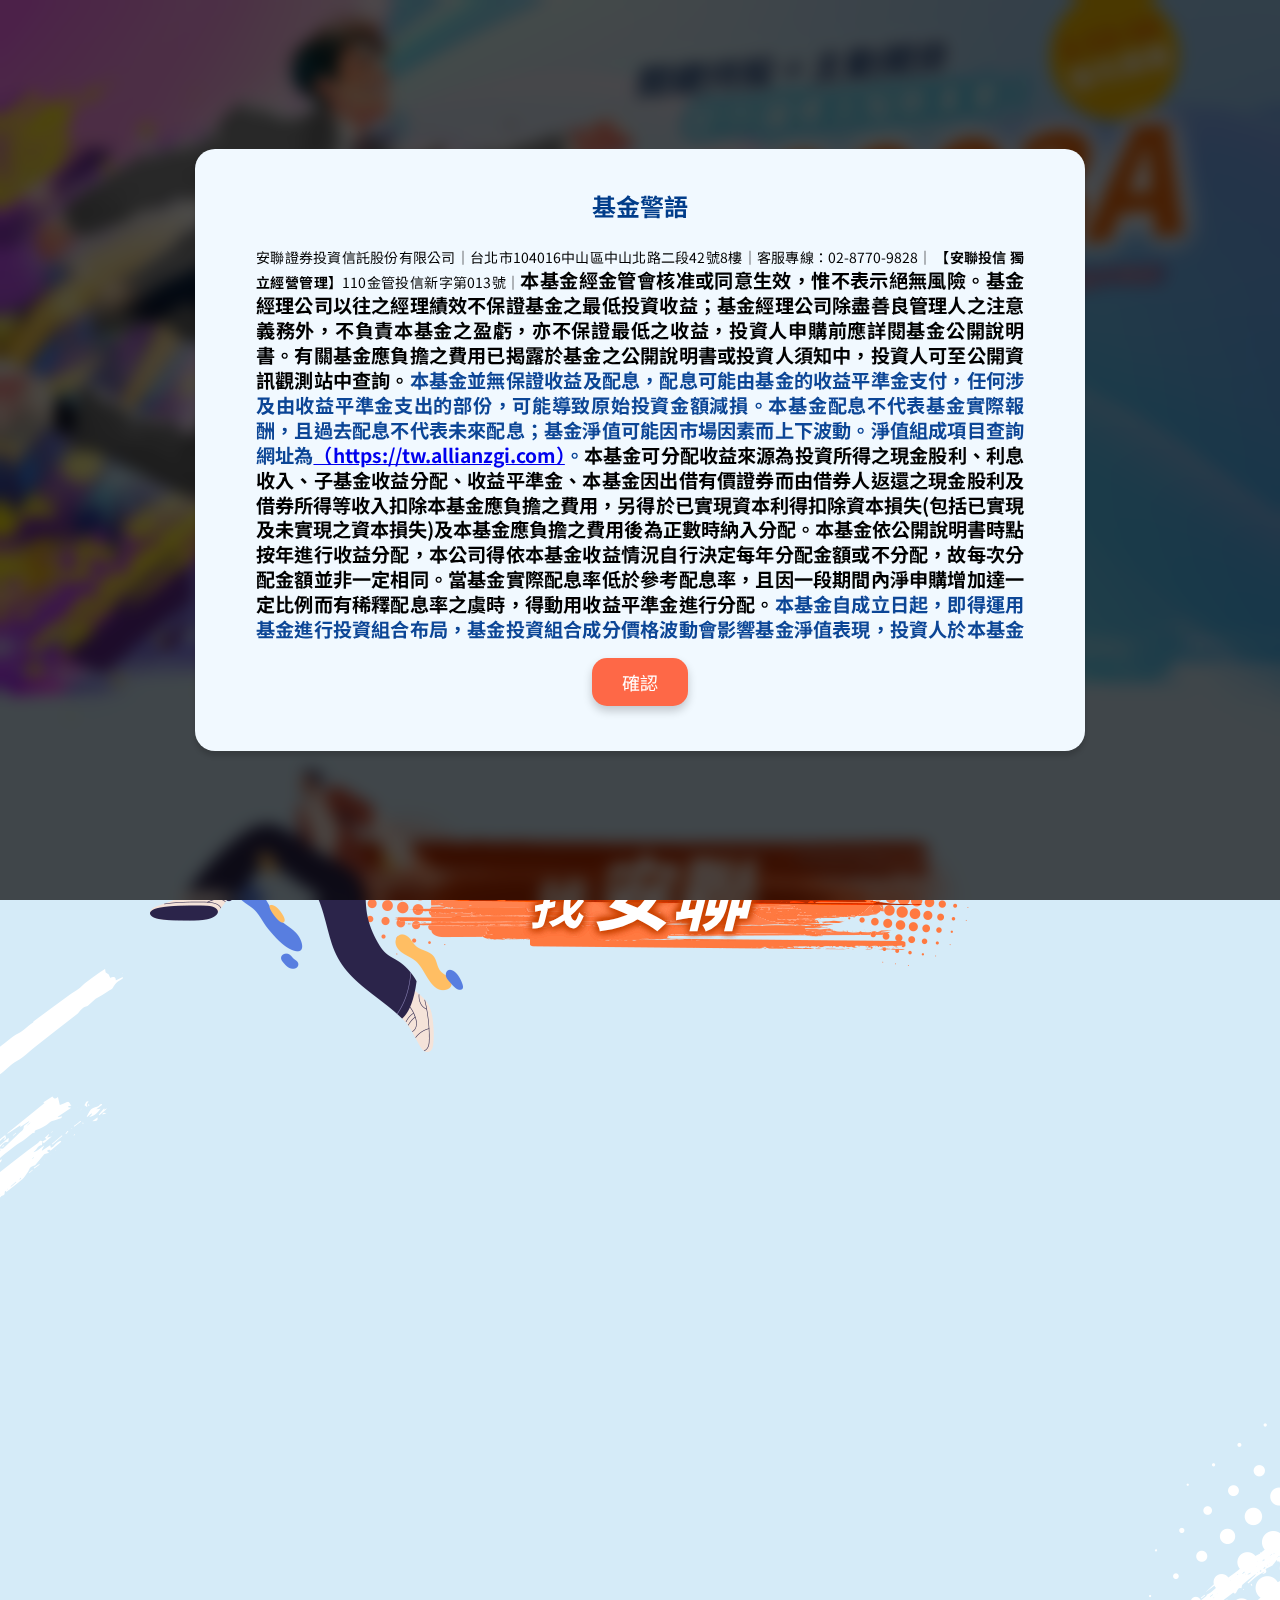
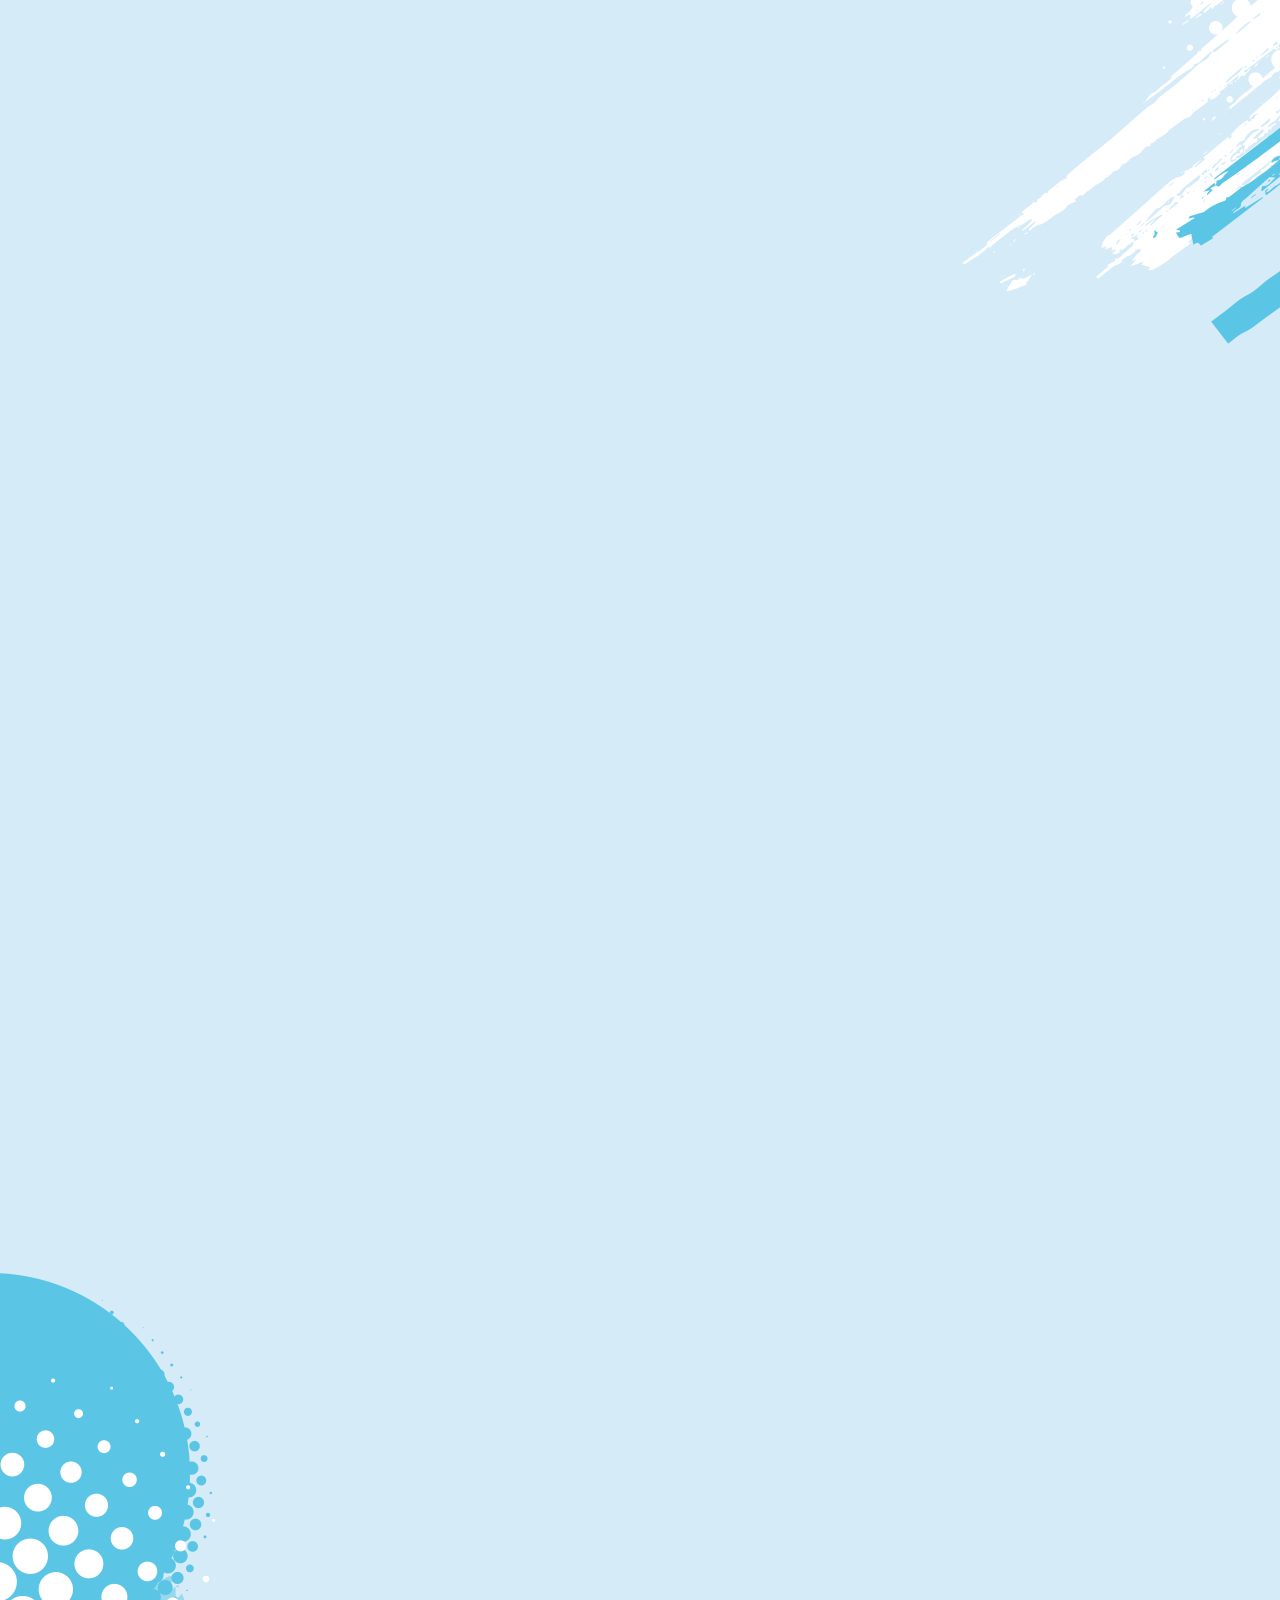
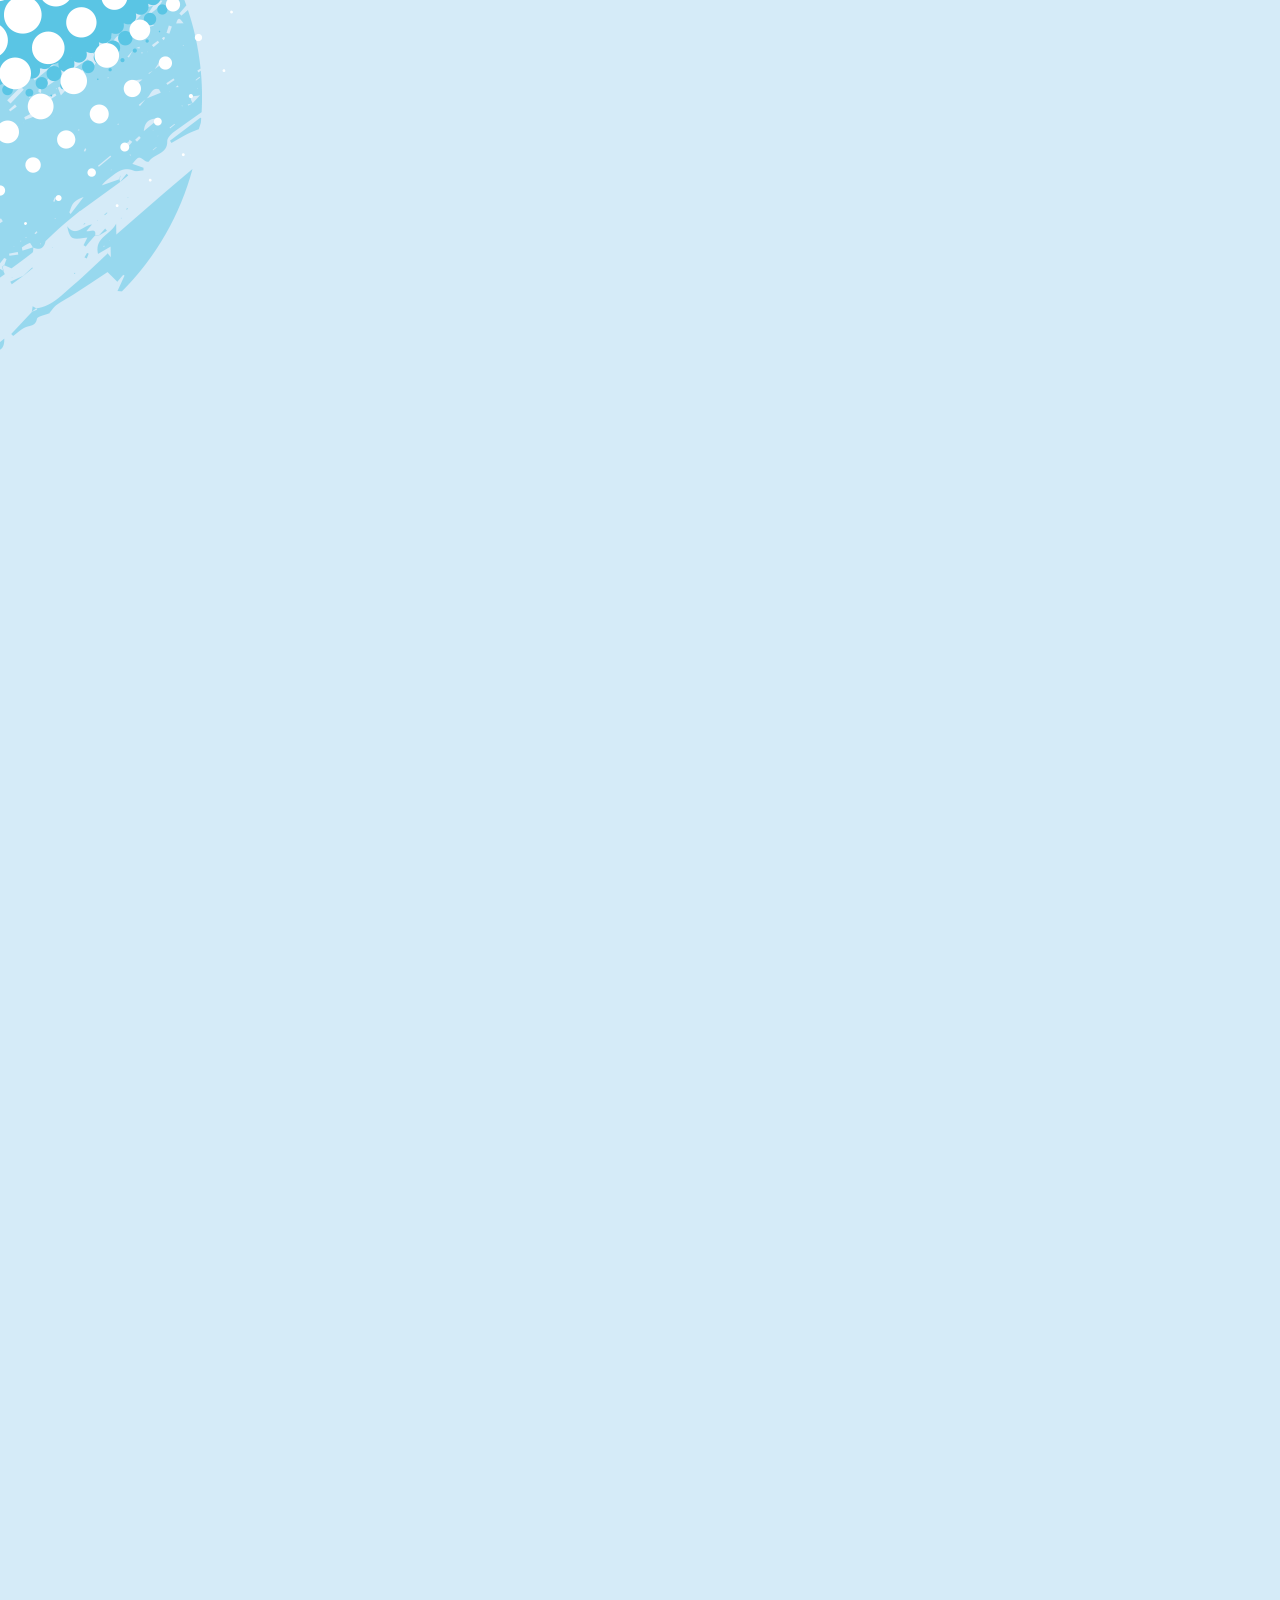
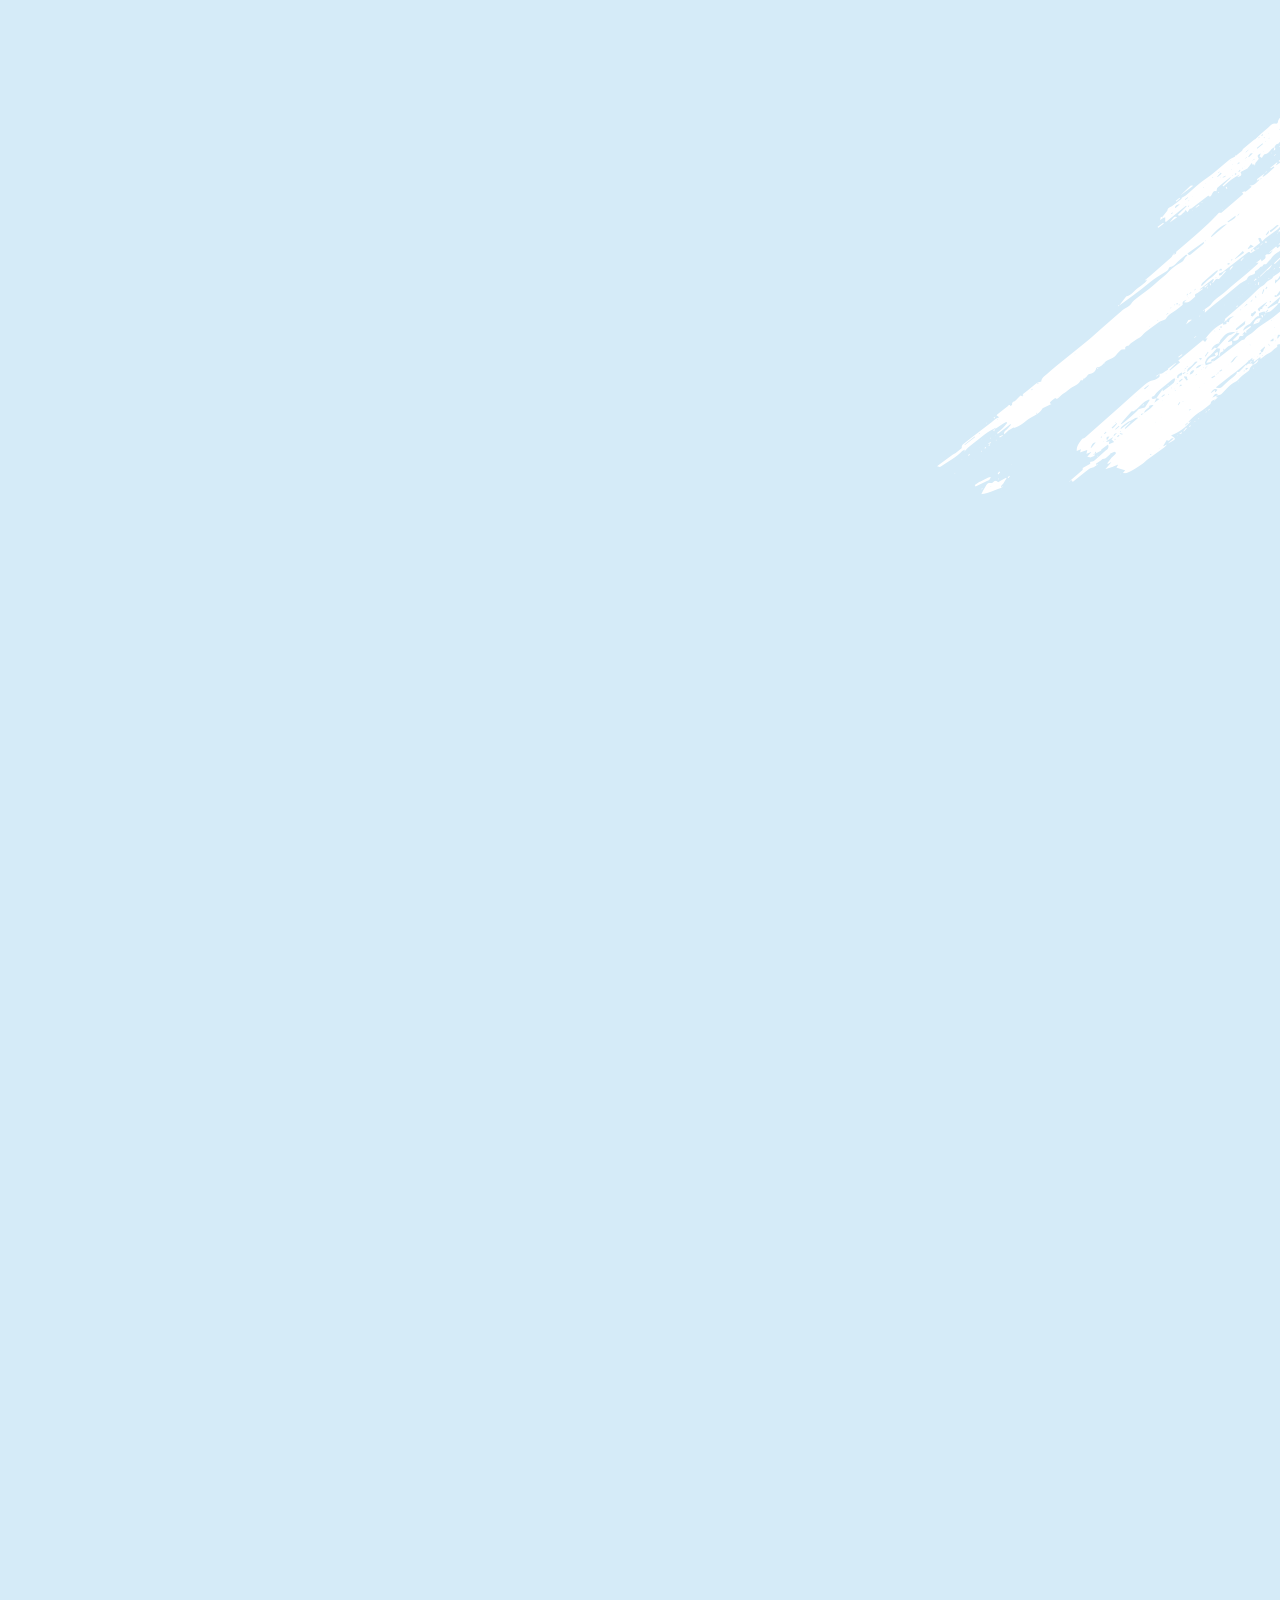
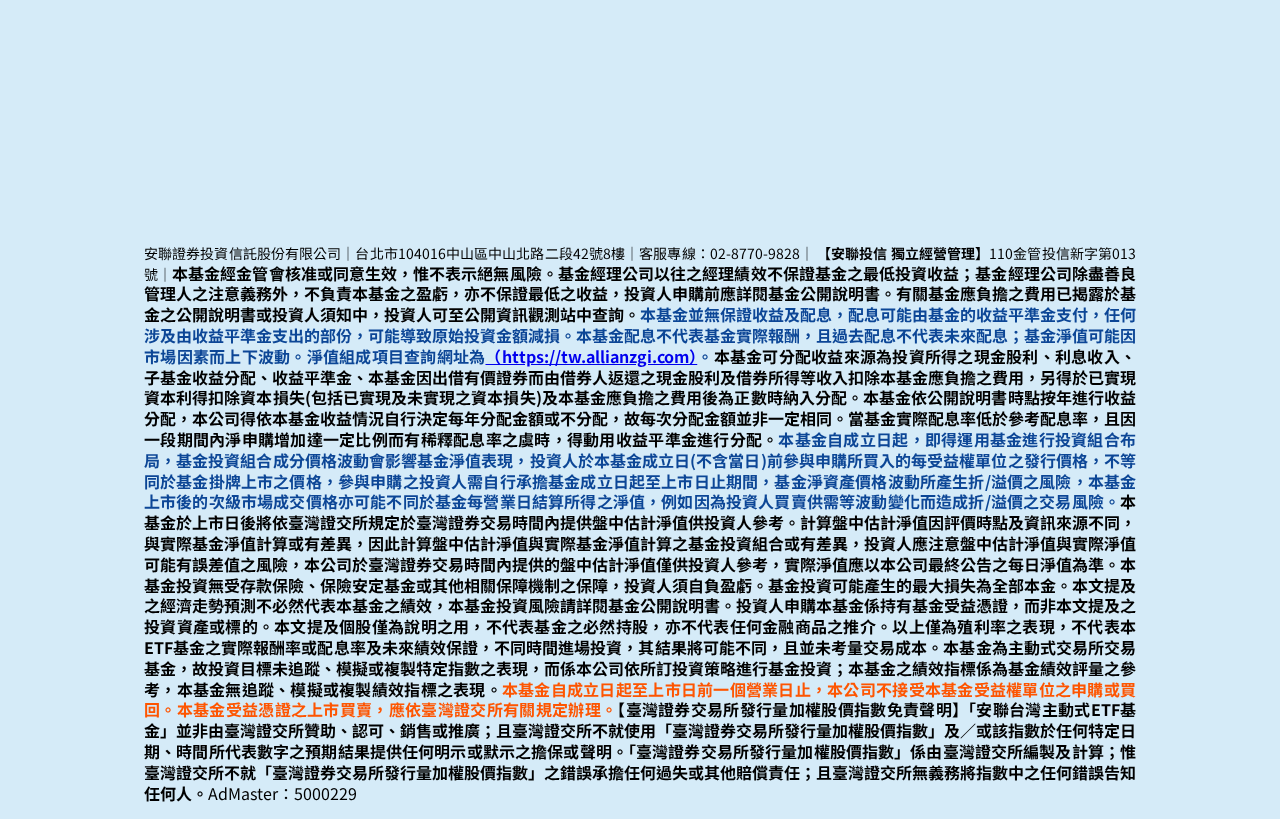
<file: Allianz/index.html>
<!DOCTYPE html>
<html lang="zh-Hant-TW">
    <head>
        <meta charset="UTF-8" />
        <meta
            name="viewport"
            content="width=device-width, initial-scale=1.0, maximum-scale=1.0, user-scalable=no"
        />
        <title>安聯投信00993A｜關鍵持股+主動外掛 助你躍進台股新未來</title>
        <meta property="og:title" content="安聯投信00993A｜關鍵持股+主動外掛 助你躍進台股新未來" />
        <meta name="twitter:title" content="安聯投信00993A｜關鍵持股+主動外掛 助你躍進台股新未來" />
        <meta name="description" content="安聯投信00993A｜關鍵持股+主動外掛 助你躍進台股新未來" />
        <meta property="og:description" content="安聯投信00993A｜關鍵持股+主動外掛 助你躍進台股新未來" />
        <meta name="twitter:description" content="安聯投信00993A｜關鍵持股+主動外掛 助你躍進台股新未來" />

        <link rel="icon" href="images/favicon.ico" />

        <meta name="format-detection" content="telephone=no" />
        <meta property="og:type" content="website" />
        <!-- <meta property="fb:app_id" content="xxxx" /> -->

        <!-- <meta property="og:image" content="images/fb.jpg" />
        <meta name="twitter:image" content="images/fb.jpg" />
        <meta property="og:image:width" content="1200" />
        <meta property="og:image:height" content="630" /> -->

        <!-- <link rel="canonical" href="https://xxx/xxx" />
        <meta property="og:url" content="https://xxx/xxx" /> -->

        <link
            rel="stylesheet"
            href="https://fonts.googleapis.com/css?family=Noto+Sans+TC:400,700,900&amp;display=swap"
        />

        <link rel="stylesheet" href="css/reset.css" />

        <!-- <link rel="preload" href="images/" /> -->

        <link
            rel="stylesheet"
            href="https://cdnjs.cloudflare.com/ajax/libs/font-awesome/6.7.2/css/all.min.css"
        />

        <script src="https://unpkg.com/aos@2.3.1/dist/aos.js"></script>
        <link
            href="https://unpkg.com/aos@2.3.1/dist/aos.css"
            rel="stylesheet"
        />

        <script src="plugins/vue/vue.prod.js"></script>

        <link rel="stylesheet" href="css/index.css" />
    </head>
    <body>
        <div class="lightBox show warning">
            <div class="lightBox-bg"></div>
            <div class="lightBox-container"><div class="lightBox-container-infoArea">
                <h2 title="基金警語" class="tit-type2">基金警語</h2>
                <div class="textArea">
                <section class="base-wrapper footer">
                    <em>安聯證券投資信託股份有限公司│台北市104016中山區中山北路二段42號8樓│客服專線：02-8770-9828│
                    <span class="font-bold">【安聯投信 獨立經營管理】</span>110金管投信新字第013號│</em><span class="font-bold"
                        >本基金經金管會核准或同意生效，惟不表示絕無風險。基金經理公司以往之經理績效不保證基金之最低投資收益；基金經理公司除盡善良管理人之注意義務外，不負責本基金之盈虧，亦不保證最低之收益，投資人申購前應詳閱基金公開說明書。有關基金應負擔之費用已揭露於基金之公開說明書或投資人須知中，投資人可至公開資訊觀測站中查詢。<span
                            class="strong-1"
                            >本基金並無保證收益及配息，配息可能由基金的收益平準金支付，任何涉及由收益平準金支出的部份，可能導致原始投資金額減損。本基金配息不代表基金實際報酬，且過去配息不代表未來配息；基金淨值可能因市場因素而上下波動。淨值組成項目查詢網址為<a href="https://tw.allianzgi.com" target="_blank">（https://tw.allianzgi.com）</a>。</span
                        >本基金可分配收益來源為投資所得之現金股利、利息收入、子基金收益分配、收益平準金、本基金因出借有價證券而由借券人返還之現金股利及借券所得等收入扣除本基金應負擔之費用，另得於已實現資本利得扣除資本損失(包括已實現及未實現之資本損失)及本基金應負擔之費用後為正數時納入分配。本基金依公開說明書時點按年進行收益分配，本公司得依本基金收益情況自行決定每年分配金額或不分配，故每次分配金額並非一定相同。當基金實際配息率低於參考配息率，且因一段期間內淨申購增加達一定比例而有稀釋配息率之虞時，得動用收益平準金進行分配。<span
                            class="strong-1"
                            >本基金自成立日起，即得運用基金進行投資組合布局，基金投資組合成分價格波動會影響基金淨值表現，投資人於本基金成立日(不含當日)前參與申購所買入的每受益權單位之發行價格，不等同於基金掛牌上市之價格，參與申購之投資人需自行承擔基金成立日起至上市日止期間，基金淨資產價格波動所產生折/溢價之風險，本基金上市後的次級市場成交價格亦可能不同於基金每營業日結算所得之淨值，例如因為投資人買賣供需等波動變化而造成折/溢價之交易風險。</span
                        >本基金於上市日後將依臺灣證交所規定於臺灣證券交易時間內提供盤中估計淨值供投資人參考。計算盤中估計淨值因評價時點及資訊來源不同，與實際基金淨值計算或有差異，因此計算盤中估計淨值與實際基金淨值計算之基金投資組合或有差異，投資人應注意盤中估計淨值與實際淨值可能有誤差值之風險，本公司於臺灣證券交易時間內提供的盤中估計淨值僅供投資人參考，實際淨值應以本公司最終公告之每日淨值為準。本基金投資無受存款保險、保險安定基金或其他相關保障機制之保障，投資人須自負盈虧。基金投資可能產生的最大損失為全部本金。本文提及之經濟走勢預測不必然代表本基金之績效，本基金投資風險請詳閱基金公開說明書。投資人申購本基金係持有基金受益憑證，而非本文提及之投資資產或標的。本文提及個股僅為說明之用，不代表基金之必然持股，亦不代表任何金融商品之推介。以上僅為殖利率之表現，不代表本ETF基金之實際報酬率或配息率及未來績效保證，不同時間進場投資，其結果將可能不同，且並未考量交易成本。本基金為主動式交易所交易基金，故投資目標未追蹤、模擬或複製特定指數之表現，而係本公司依所訂投資策略進行基金投資；本基金之績效指標係為基金績效評量之參考，本基金無追蹤、模擬或複製績效指標之表現。<span
                            class="strong-2"
                            >本基金自成立日起至上市日前一個營業日止，本公司不接受本基金受益權單位之申購或買回。本基金受益憑證之上市買賣，應依臺灣證交所有關規定辦理。</span
                        >【臺灣證券交易所發行量加權股價指數免責聲明】「安聯台灣主動式ETF基金」並非由臺灣證交所贊助、認可、銷售或推廣；且臺灣證交所不就使用「臺灣證券交易所發行量加權股價指數」及／或該指數於任何特定日期、時間所代表數字之預期結果提供任何明示或默示之擔保或聲明。「臺灣證券交易所發行量加權股價指數」係由臺灣證交所編製及計算；惟臺灣證交所不就「臺灣證券交易所發行量加權股價指數」之錯誤承擔任何過失或其他賠償責任；且臺灣證交所無義務將指數中之任何錯誤告知任何人。</span>AdMaster：5000229
                </section>
                </div>
                <div class="btn-area">
                <div class="btn">
                    <a href="#" title="確認">確認</a>
                </div>
                </div>
            </div>
            </div>
        </div>

        <div id="app" v-cloak>
            <!-- <header class="header">
                <div class="base-wrapper">
                    <a href="https://www.yuanta.com.tw/eyuanta/" target="_blank">
                    <img
                        class="logo"
                        src="images/logo.png"
                        alt="元大證券Logo"
                    /></a>
                </div>
            </header> -->

            <main class="main">
                <section class="section-banner">
                    <img
                        class="pic-people"
                        src="images/01_people.png"
                        alt="人"
                    />
                    <img
                        class="pic-date"
                        src="images/01_openingDate.png"
                        alt="1/13~16搶先預購"
                    />

                    <h1 class="text-main">
                        <div class="title-main" data-aos="fade-right">
                            關鍵持股＋主動開掛
                        </div>
                        <div
                            class="title-desc"
                            data-aos="fade-right"
                            data-aos-delay="500"
                        >
                            助你躍進台股新未來！
                        </div>
                        <div
                            class="title-fundcode"
                            data-aos="zoom-in"
                            data-aos-delay="1000"
                        >
                            00993A
                        </div>
                        <div
                            data-aos="zoom-in"
                            data-aos-delay="1500"
                            class="title-fundname"
                        >
                            安聯台灣主動式ETF<span class="warning"
                                >(本基金之配息來源可能為收益平準金)</span
                            >
                        </div>
                    </h1>

                    <div
                        class="icon-bar"
                        data-aos="fade-up"
                        data-aos-delay="2000"
                    >
                        <div class="icon-item">
                            <a href="#A1">
                            <img
                                class="pic-icon"
                                src="images/01_button_01.png"
                                alt="找安聯"
                            />
                            <div class="icon-text">找安聯</div>
                            </a>
                        </div>
                        <div class="icon-item">
                            <a href="#B1">
                            <img
                                class="pic-icon"
                                src="images/01_button_02.png"
                                alt="解密碼"
                            />
                            <div class="icon-text">解密碼</div>
                            </a>
                        </div>
                        <div class="icon-item">
                            <a href="#C1">
                            <img
                                class="pic-icon"
                                src="images/01_button_03.png"
                                alt="秀實力"
                            />
                            <div class="icon-text">秀實力</div>
                            </a>
                        </div>
                        <div class="icon-item">
                            <a href="#D1">
                            <img
                                class="pic-icon"
                                src="images/01_button_04.png"
                                alt="創價值"
                            />
                            <div class="icon-text">創價值</div>
                            </a>
                        </div>
                        <!-- <div class="icon-item">
                            <a href="#E1">
                            <img
                                class="pic-icon"
                                src="images/01_button_05.png"
                                alt="即時估計淨值(上市後)"
                            />
                            <div class="icon-text">
                                即時估計淨值
                                <div class="small">(上市後)</div>
                            </div>
                            </a>
                        </div> -->
                    </div>

                    <h2
                        class="text-desc"
                        data-aos="fade-up"
                        data-aos-delay="2500"
                    >
                        <div class="desc-1">
                            台股機會多、變化快，你該怎麼選？
                        </div>
                        <div class="desc-2">
                            安聯主動式投資專家，<span>助你躍進台股新未來</span>
                        </div>
                    </h2>
                </section>

                <section class="section-1" id="A1">
                    <img
                        class="pic-main-bg-1"
                        src="images/02_bgDeco01.png"
                        alt="背景圖"
                        loading="lazy"
                    />
                    <img
                        class="pic-main-bg-2"
                        src="images/02_bgDeco02.png"
                        alt="背景圖"
                        loading="lazy"
                    />
                    <div class="base-wrapper">
                        <div class="base-h3-title" data-aos="fade-up">
                            <img
                                class="pic-title"
                                src="images/02_section01_titleBg.png"
                                alt="找安聯"
                                loading="lazy"
                            />
                            <h3 class="text">
                                找<span class="strong">安聯</span>
                            </h3>
                        </div>
                        <article class="base-content" data-aos="flip-right">
                            <img
                                class="pic-bg-top"
                                src="images/02_section01_bgDeco_right.png"
                                alt="背景圖"
                                loading="lazy"
                            />
                            <img
                                class="pic-bg-bottom"
                                src="images/02_section01_bgDeco_left.png"
                                alt="背景圖"
                                loading="lazy"
                            />
                            <div class="title">
                                <img
                                    class="pic-star"
                                    src="images/02_subtitleDeco_Star.png"
                                    alt="星星"
                                    loading="lazy"
                                />
                                選台股 <br class="hidden-md" />
                                <span class="strong">找主動式投資專家</span>
                            </div>
                            <div class="desc">
                                安聯台股基金中長期績效表現有目共賭
                            </div>
                            <picture>
                                <source
                                    media="(min-width: 768px)"
                                    srcset="images/02_section01_Chart.png"
                                />
                                <img
                                    class="pic-chart"
                                    src="images/02_section01_Chart_m.png"
                                    alt="圖表"
                                    loading="lazy"
                                />
                            </picture>
                            <div class="remark">
                                <span class="text-sm"
                                    >資料來源：Lipper、台幣計算; 資料日期:
                                    2025/10/31。</span
                                ><span class="font-bold"
                                    >四分位排名是將基金與同類型基金按照績效排序後的分級結果，排名前25%為第一四分位，依此類推，共分四級。基金績效表現按資產淨值為基礎計算，配息滾入再投資。如投資人以非基金計價幣別之貨幣申購基金，須自行承擔匯率變動之風險。<span
                                        class="strong-2"
                                        >投資人因不同時間進場，將有不同之投資績效，過去績效亦不代表未來績效之保證。</span
                                    >
                                    <span class="strong">本文所提及之基金僅為說明台股共同基金投資團隊之用，不必然代表本基金績效表現，亦不構成任何金融商品之推薦或投資建議。本檔ETF與上述三檔台股共同基金具有不同之產品架構與投資策略，投資人應審慎評估，基金過去績效不代表未來績效之保證。</span>本頁面所包含的全部基金資訊係由Lipper（Refinitiv旗下公司）提供，並受以下聲明約束：版權所有 ©2025 Refinitiv。保留一切權利。Lipper對內容之任何錯誤或延遲，或因信賴該內容而採取的任何行動，不負任何責任。</span
                                >
                            </div>
                        </article>
                    </div>
                </section>

                <section class="section-2" id="B1">
                    <img
                        class="pic-main-bg-3"
                        src="images/02_bgDeco03.png"
                        alt="背景圖"
                        loading="lazy"
                    />
                    <div class="base-wrapper">
                        <div class="base-h3-title" data-aos="fade-up">
                            <img
                                class="pic-title"
                                src="images/02_section02_titleBg.png"
                                alt="解密碼"
                                loading="lazy"
                            />
                            <h3 class="text">
                                解<span class="strong">密碼</span>
                            </h3>
                        </div>
                        <article class="base-content" data-aos="flip-right">
                            <img
                                class="pic-bg-top"
                                src="images/02_section02_bgDeco_right.png"
                                alt="背景圖"
                                loading="lazy"
                            />
                            <img
                                class="pic-bg-bottom"
                                src="images/02_section02_bgDeco_left.png"
                                alt="背景圖"
                                loading="lazy"
                            />
                            <div class="title">
                                <img
                                    class="pic-star"
                                    src="images/02_subtitleDeco_Star.png"
                                    alt="星星"
                                    loading="lazy"
                                />
                                關鍵持股 <span class="strong">潛力開掛</span>
                            </div>
                            <div class="desc">
                                關鍵持股集中度高 <span>掌握潛力標的爆發契機</span>
                            </div>
                            <img
                                class="pic-chart"
                                src="images/02_section02_Chart01.png"
                                alt="圖表"
                                loading="lazy"
                            />
                            <div class="remark">
                                *以截至2025/10/31的投資規劃試算投組為基準<br /><br />
                                <span class="text-sm"
                                    >資料來源: 安聯投信，Bloomberg，資料日期:
                                    2025/10/31。</span
                                ><span class="strong font-bold"
                                    >以上資訊為依目前市況下之模擬投資規劃，僅為參考性質，實際投資組合將依進場時點而有所調整。投資人申購本基金係持有基金受益憑證，而非本文提及之投資資產或標的。本文提及個股僅為說明之用，不代表基金之必然持股，亦不代表任何金融商品之推介。本文所提供的資訊亦不應被視為對任何特定證券或投資策略的推薦。投資涉及風險，過去之績效亦不代表未來績效之保證。</span
                                >
                            </div>

                            <div class="title title-2">
                                <img
                                    class="pic-star"
                                    src="images/02_subtitleDeco_Star.png"
                                    alt="星星"
                                    loading="lazy"
                                />
                                主動選股 <br class="hidden-md" /><span
                                    class="strong"
                                    >找到更多神山！</span
                                >
                            </div>
                            <div class="desc">
                                <span class="strong comma">台股不只護國神山</span>主動選擇，更有機會
                            </div>
                            
                            <picture>
                                <source
                                    media="(min-width: 768px)"
                                    srcset="images/02_section02_Chart02.png"
                                />
                                <img
                                    class="pic-chart"
                                    src="images/02_section02_Chart02_m.png"
                                    alt="圖表"
                                    loading="lazy"
                                />
                            </picture>
                            <div class="remark">
                                <span class="text-sm">台股約1,800家上市櫃公司，各年度超越護國神山*家數統計</span>
                                <span class="text-sm"
                                    >資料來源：Bloomberg、安聯投信整理，收盤價、總報酬率計算，2025/10/31。</span
                                ><span class="font-bold"
                                    >*護國神山係指台灣上市公司中的全球晶圓代工龍頭公司。投資人無法直接投資指數，本資料僅為市場歷史數值統計概況說明，非基金績效表現之預測。<span
                                        class="strong-2"
                                        >投資人申購本基金係持有基金受益憑證，而非本文提及之投資資產或標的。投資人因不同時間進場，將有不同之投資績效，過去之績效亦不代表未來績效之保證。</span
                                    ><span class="strong"
                                        >本基金為主動式交易所交易基金，故投資目標未追蹤、模擬或複製特定指數之表現，而係本公司依所訂投資策略進行基金投資；本基金之績效指標係為基金績效評量之參考，本基金無追蹤、模擬或複製績效指標之表現。</span
                                    ></span
                                >
                            </div>
                        </article>
                    </div>
                </section>

                <section class="section-3" id="C1">
                    <div class="base-wrapper">
                        <div class="base-h3-title" data-aos="fade-up">
                            <img
                                class="pic-title"
                                src="images/02_section03_titleBg.png"
                                alt="秀實力"
                                loading="lazy"
                            />
                            <h3 class="text">
                                秀<span class="strong">實力</span>
                            </h3>
                        </div>
                        <article class="base-content" data-aos="flip-right">
                            <img
                                class="pic-bg-top"
                                src="images/02_section03_bgDeco_right.png"
                                alt="背景圖"
                                loading="lazy"
                            />
                            <img
                                class="pic-bg-bottom"
                                src="images/02_section03_bgDeco_left.png"
                                alt="背景圖"
                                loading="lazy"
                            />
                            <div class="title">
                                <img
                                    class="pic-star"
                                    src="images/02_subtitleDeco_Star.png"
                                    alt="星星"
                                    loading="lazy"
                                />
                                金獎***強隊 <br class="hidden-md" /><span
                                    class="strong"
                                    >規模大 口碑傳千億</span
                                >
                            </div>
                            <div class="desc">
                                <span class="strong comma">連續14年榮獲100項大獎</span>獲獎實力見證，專業值得信賴！
                            </div>
                            <picture>
                                <source
                                    media="(min-width: 768px)"
                                    srcset="images/02_section03_Chart.png"
                                />
                                <img
                                    class="pic-chart"
                                    src="images/02_section03_Chart_m.png"
                                    alt="圖表"
                                    loading="lazy"
                                />
                            </picture>
                            <div class="remark">
                                <span class="text-sm"
                                    >資料來源：投信投顧公會、安聯投信整理。</span
                                >
                                <span class="font-bold"
                                    >*統計至2025/10，投信投顧公會之「股票型-國內投資」基金分類中，安聯投信三檔台股基金係指安聯台灣科技基金、安聯台灣大壩基金與安聯台灣智慧基金，管理規模約1440.9億元，為所有投信公司中規模最大。相關資料係依據投信投顧公會公布之基金統計資訊整理，僅供了解市場狀況之用，並不構成任何投資建議或保證。基金過去之績效不代表未來績效之保證。**安聯投信旗下首檔主動式台股基金-安聯台灣大壩基金成立於2000年4月10日。***完整得獎紀錄請至官網tw.allianzgi.com瀏覽。資料來源：
                                    Benchmark、Asia Asset
                                    Management、湯森路透理柏台灣基金獎、商周Smart智富台灣基金獎、台北金融研究發展基金會、台灣期貨交易所、Citywire、安聯投信整理，2025/10</span
                                >
                            </div>
                        </article>
                    </div>
                </section>

                <section class="section-4" id="D1">
                    <img
                        class="pic-main-bg-4"
                        src="images/02_bgDeco04.png"
                        alt="背景圖"
                        loading="lazy"
                    />
                    <div class="base-wrapper">
                        <div class="base-h3-title" data-aos="fade-up">
                            <img
                                class="pic-title"
                                src="images/02_section04_titleBg.png"
                                alt="創價值"
                                loading="lazy"
                            />
                            <h3 class="text">
                                創<span class="strong">價值</span>
                            </h3>
                        </div>
                        <article class="base-content" data-aos="flip-right">
                            <img
                                class="pic-bg-top"
                                src="images/02_section04_bgDeco_right.png"
                                alt="背景圖"
                                loading="lazy"
                            />
                            <img
                                class="pic-bg-bottom"
                                src="images/02_section04_bgDeco_left.png"
                                alt="背景圖"
                                loading="lazy"
                            />
                            <img
                                class="pic-magnifier"
                                src="images/02_section04_magnifier.png"
                                alt="放大鏡"
                                loading="lazy"
                            />
                            <div class="title">
                                <img
                                    class="pic-star"
                                    src="images/02_subtitleDeco_Star.png"
                                    alt="星星"
                                    loading="lazy"
                                />
                                市場瞬息萬變 <br class="hidden-md" /><span
                                    class="strong"
                                    >主動才是關鍵</span
                                >
                            </div>
                            <div class="desc">
                                安聯台股團隊精選股票池為底 <span>創造超額報酬機會</span>
                            </div>
                            <picture>
                                <source
                                    media="(min-width: 768px)"
                                    srcset="images/02_section04_Chart01.png"
                                />
                                <img
                                    class="pic-chart"
                                    src="images/02_section04_Chart01_m.png"
                                    alt="圖表"
                                    loading="lazy"
                                />
                            </picture>
                            <div class="remark">
                                <span class="text-sm"
                                    >資料來源：安聯投信整理， 2025年。</span
                                ><span class="font-bold"
                                    >上述投資策略與流程無法保證在所有投資市場情況下均有效，投資人應依據其個人風險狀況，尤其是在市場低迷時期，評估其長期投資能力。</span
                                >
                            </div>

                            <div class="title title-2">
                                <img
                                    class="pic-star"
                                    src="images/02_subtitleDeco_Star.png"
                                    alt="星星"
                                    loading="lazy"
                                />
                                讓資產 <br class="hidden-md" /><span
                                    class="strong"
                                    >隨市場脈動成長</span
                                >
                            </div>
                            <div class="desc">重點聚焦持股</div>
                            <picture>
                                <source
                                    media="(min-width: 768px)"
                                    srcset="images/02_section04_Chart02.png"
                                />
                                <img
                                    class="pic-chart"
                                    src="images/02_section04_Chart02_m.png"
                                    alt="圖表"
                                    loading="lazy"
                                />
                            </picture>
                            <div class="remark">
                                <span class="text-sm"
                                    >資料來源: 安聯投信，Bloomberg，資料日期:
                                    2025/10/31。</span
                                ><spna class="strong font-bold"
                                    >以上資訊為依目前市況下之模擬投資規劃，僅為參考性質，實際投資組合將依進場時點而有所調整。投資人申購本基金係持有基金受益憑證，而非本文提及之投資資產或標的。本文提及個股僅為說明之用，不代表基金之必然持股，亦不代表任何金融商品之推介。本文所提供的資訊亦不應被視為對任何特定證券或投資策略的推薦。投資涉及風險，過去之績效亦不代表未來績效之保證。</spna
                                >
                            </div>
                        </article>
                    </div>
                </section>

                <section class="section-5" id="E1">
                    <div class="base-wrapper">
                        <article class="base-content" data-aos="flip-right">
                            <div class="title">
                                <img
                                    class="pic-star"
                                    src="images/02_subtitleDeco_Star.png"
                                    alt="星星"
                                    loading="lazy"
                                />目前投資規畫
                            </div>
                            <picture>
                                <source
                                    media="(min-width: 768px)"
                                    srcset="images/03_section_chart01.png"
                                />
                                <img
                                    class="pic-chart"
                                    src="images/03_section_chart01_m.png"
                                    alt="圖表"
                                    loading="lazy"
                                />
                            </picture>
                            <div class="remark">
                                <span class="text-sm"
                                    >資料來源：安聯投信，Bloomberg，資料日期：2025/10/31。</span
                                ><span class="strong font-bold"
                                    >以上資訊為依目前市況下之模擬投資規劃，僅為參考性質，實際投資組合將依進場時點而有所調整。投資人申購本基金係持有基金受益憑證，而非本文提及之投資資產或標的。本文提及個股僅為說明之用，不代表基金之必然持股，亦不代表任何金融商品之推介。本文所提供的資訊亦不應被視為對任何特定證券或投資策略的推薦。投資涉及風險，過去之績效亦不代表未來績效之保證。</span
                                >
                            </div>

                            <div class="title title-2">
                                <img
                                    class="pic-star"
                                    src="images/02_subtitleDeco_Star.png"
                                    alt="星星"
                                    loading="lazy"
                                />基本資料
                            </div>
                            <div class="desc">
                                <div class="strong">安聯台灣主動式ETF<span class="gray">(本基金之配息來源可能為收益平準金)</span></div>
                            </div>
                            <picture>
                                <source
                                    media="(min-width: 768px)"
                                    srcset="images/03_section_chart02.png"
                                />
                                <img
                                    class="pic-chart"
                                    src="images/03_section_chart02_m.png"
                                    alt="圖表"
                                    loading="lazy"
                                />
                            </picture>
                            <div class="remark">
                                <span class="text-sm"
                                    >資料來源：安聯投信整理，2025/11。</span
                                ><span class="font-bold"
                                    ><span class="strong"
                                        >*本基金並無保證收益及配息，配息可能由基金的收益平準金支付，任何涉及由收益平準金支出的部份，可能導致原始投資金額減損。本基金配息不代表基金實際報酬，且過去配息不代表未來配息；基金淨值可能因市場因素而上下波動。淨值組成項目查詢網址為（tw.allianzgi.com）。</span
                                    >本基金可分配收益來源為投資所得之現金股利、利息收入、子基金收益分配、收益平準金、本基金因出借有價證券而由借券人返還之現金股利及借券所得等收入，扣除本基金應負擔之費用，另得於已實現資本利得扣除資本損失(包括已實現及未實現之資本損失)及本基金應負擔之費用後為正數時納入分配。本基金依公開說明書時點按年進行收益分配，本公司得依本基金收益情況自行決定每年分配金額或不分配，故每次分配金額並非一定相同。當基金實際配息率低於參考配息率，且因一段期間內淨申購增加達一定比例而有稀釋配息率之虞時，得動用收益平準金進行分配。**【臺灣證券交易所發行量加權股價指數免責聲明】「安聯台灣主動式ETF基金」並非由臺灣證交所贊助、認可、銷售或推廣；且臺灣證交所不就使用「臺灣證券交易所發行量加權股價指數」及／或該指數於任何特定日期、時間所代表數字之預期結果提供任何明示或默示之擔保或聲明。「臺灣證券交易所發行量加權股價指數」係由臺灣證交所編製及計算；惟臺灣證交所不就「臺灣證券交易所發行量加權股價指數」之錯誤承擔任何過失或其他賠償責任；且臺灣證交所無義務將指數中之任何錯誤告知任何人。本基金為主動式交易所交易基金，主要投資於台灣上市櫃股票，因我國證券市場交易量及制度幾近成熟，故波動風險相對於其它單一新興國家低；此外，本基金投資風險還包括：類股過度集中之風險、產業景氣循環之風險、流動性風險、從事證券相關商品交易之風險、以及投資地區政治、社會或經濟變動之風險等，因此本公司參照投信投顧公會編製之「基金風險報酬等級分類標準」將本基金風險報酬等級定為RR4；前述投信投顧公會編製之分類標準係計算過去5年基金淨值波動度標準差，以標準差區間予以分類等級，分類為RR1-RR5五級，數字越大代表風險越高。此等級分類係基於一般市場狀況反映市場價格波動風險，無法涵蓋所有風險(如：投資標的產業風險、信用風險、流動性風險等)，不宜作為投資唯一依據，投資人仍應注意所投資基金個別的風險。請投資人注意申購基金前應詳閱公開說明書，充分評估基金投資特性與風險，更多基金評估之相關資料(如年化標準差、Alpha、Beta及Sharpe值等)可至投信投顧公會網站之「基金績效及評估指標查詢專區」(www.sitca.org.tw/index_pc.aspx)查詢。</span
                                >
                            </div>
                        </article>
                    </div>
                </section>
            </main>

            <aside class="sidebar">
                <!-- <a class="sidebar-item" title="立即開戶" href="/"><img src="images/buy.png" alt=""></a> -->
                <!-- <a class="sidebar-item" title="如何申購" href="https://www.yuanta.com.tw/file-repository/content/IPO/index.html?utm_source=officialweb_campaign&utm_medium=buttonl&utm_campaign=etf_0050">如何申購</a> -->
                <!-- <a class="sidebar-item" title="立即申購" href="/">立即申購</a> -->
            </aside>

            <footer class="footer">
                <section class="base-wrapper">
                    <em>安聯證券投資信託股份有限公司│台北市104016中山區中山北路二段42號8樓│客服專線：02-8770-9828│
                    <span class="font-bold">【安聯投信 獨立經營管理】</span>110金管投信新字第013號│</em><span class="font-bold"
                        >本基金經金管會核准或同意生效，惟不表示絕無風險。基金經理公司以往之經理績效不保證基金之最低投資收益；基金經理公司除盡善良管理人之注意義務外，不負責本基金之盈虧，亦不保證最低之收益，投資人申購前應詳閱基金公開說明書。有關基金應負擔之費用已揭露於基金之公開說明書或投資人須知中，投資人可至公開資訊觀測站中查詢。<span
                            class="strong-1"
                            >本基金並無保證收益及配息，配息可能由基金的收益平準金支付，任何涉及由收益平準金支出的部份，可能導致原始投資金額減損。本基金配息不代表基金實際報酬，且過去配息不代表未來配息；基金淨值可能因市場因素而上下波動。淨值組成項目查詢網址為<a href="https://tw.allianzgi.com" target="_blank">（https://tw.allianzgi.com）</a>。</span
                        >本基金可分配收益來源為投資所得之現金股利、利息收入、子基金收益分配、收益平準金、本基金因出借有價證券而由借券人返還之現金股利及借券所得等收入扣除本基金應負擔之費用，另得於已實現資本利得扣除資本損失(包括已實現及未實現之資本損失)及本基金應負擔之費用後為正數時納入分配。本基金依公開說明書時點按年進行收益分配，本公司得依本基金收益情況自行決定每年分配金額或不分配，故每次分配金額並非一定相同。當基金實際配息率低於參考配息率，且因一段期間內淨申購增加達一定比例而有稀釋配息率之虞時，得動用收益平準金進行分配。<span
                            class="strong-1"
                            >本基金自成立日起，即得運用基金進行投資組合布局，基金投資組合成分價格波動會影響基金淨值表現，投資人於本基金成立日(不含當日)前參與申購所買入的每受益權單位之發行價格，不等同於基金掛牌上市之價格，參與申購之投資人需自行承擔基金成立日起至上市日止期間，基金淨資產價格波動所產生折/溢價之風險，本基金上市後的次級市場成交價格亦可能不同於基金每營業日結算所得之淨值，例如因為投資人買賣供需等波動變化而造成折/溢價之交易風險。</span
                        >本基金於上市日後將依臺灣證交所規定於臺灣證券交易時間內提供盤中估計淨值供投資人參考。計算盤中估計淨值因評價時點及資訊來源不同，與實際基金淨值計算或有差異，因此計算盤中估計淨值與實際基金淨值計算之基金投資組合或有差異，投資人應注意盤中估計淨值與實際淨值可能有誤差值之風險，本公司於臺灣證券交易時間內提供的盤中估計淨值僅供投資人參考，實際淨值應以本公司最終公告之每日淨值為準。本基金投資無受存款保險、保險安定基金或其他相關保障機制之保障，投資人須自負盈虧。基金投資可能產生的最大損失為全部本金。本文提及之經濟走勢預測不必然代表本基金之績效，本基金投資風險請詳閱基金公開說明書。投資人申購本基金係持有基金受益憑證，而非本文提及之投資資產或標的。本文提及個股僅為說明之用，不代表基金之必然持股，亦不代表任何金融商品之推介。以上僅為殖利率之表現，不代表本ETF基金之實際報酬率或配息率及未來績效保證，不同時間進場投資，其結果將可能不同，且並未考量交易成本。本基金為主動式交易所交易基金，故投資目標未追蹤、模擬或複製特定指數之表現，而係本公司依所訂投資策略進行基金投資；本基金之績效指標係為基金績效評量之參考，本基金無追蹤、模擬或複製績效指標之表現。<span
                            class="strong-2"
                            >本基金自成立日起至上市日前一個營業日止，本公司不接受本基金受益權單位之申購或買回。本基金受益憑證之上市買賣，應依臺灣證交所有關規定辦理。</span
                        >【臺灣證券交易所發行量加權股價指數免責聲明】「安聯台灣主動式ETF基金」並非由臺灣證交所贊助、認可、銷售或推廣；且臺灣證交所不就使用「臺灣證券交易所發行量加權股價指數」及／或該指數於任何特定日期、時間所代表數字之預期結果提供任何明示或默示之擔保或聲明。「臺灣證券交易所發行量加權股價指數」係由臺灣證交所編製及計算；惟臺灣證交所不就「臺灣證券交易所發行量加權股價指數」之錯誤承擔任何過失或其他賠償責任；且臺灣證交所無義務將指數中之任何錯誤告知任何人。</span>AdMaster：5000229
                </section>
                <!-- <section class="copyright">
                    元大證券股份有限公司
                    <br
                        class="hidden-md"
                    />10488台北市中山區南京東路三段219號11樓
                    客服專線：02-27185886
                    <br class="hidden-md" />許可證號：111年金管證總字第0037號
                </section> -->
            </footer>
        </div>
        <script src="https://code.jquery.com/jquery-3.6.0.min.js"></script>
        <script>
        $(document).ready(function () {
            $(".btn-area .btn a").click(function(e){
                e.preventDefault();
                
                const $lightBox = $(".lightBox");
                
                // 添加 hiding class 觸發淡出
                $lightBox.addClass("hiding");
                
                // 等待動畫完成後移除
                setTimeout(function() {
                $lightBox.removeClass("show hiding");
                }, 500);
            });
        });
        </script>
        <script src="js/main.min.js?v=20251204" type="module"></script>
    </body>
</html>
</file>
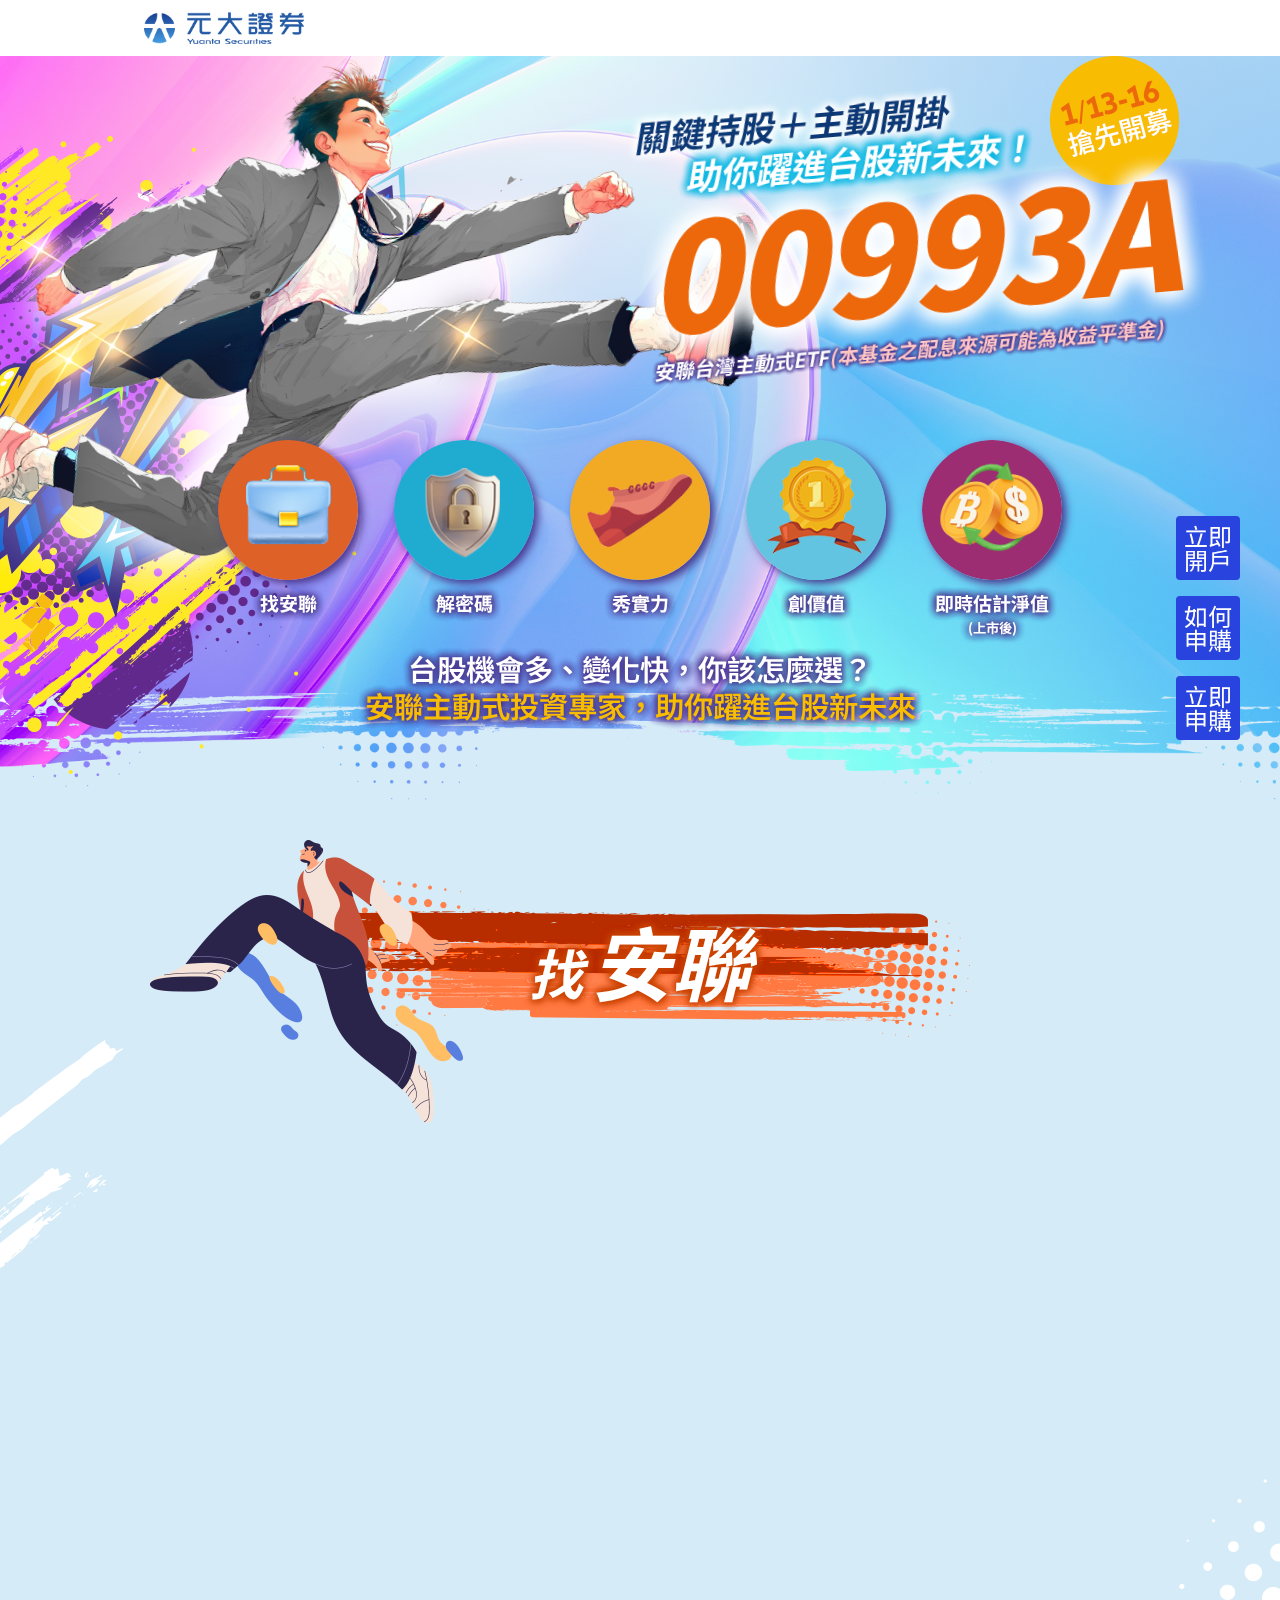
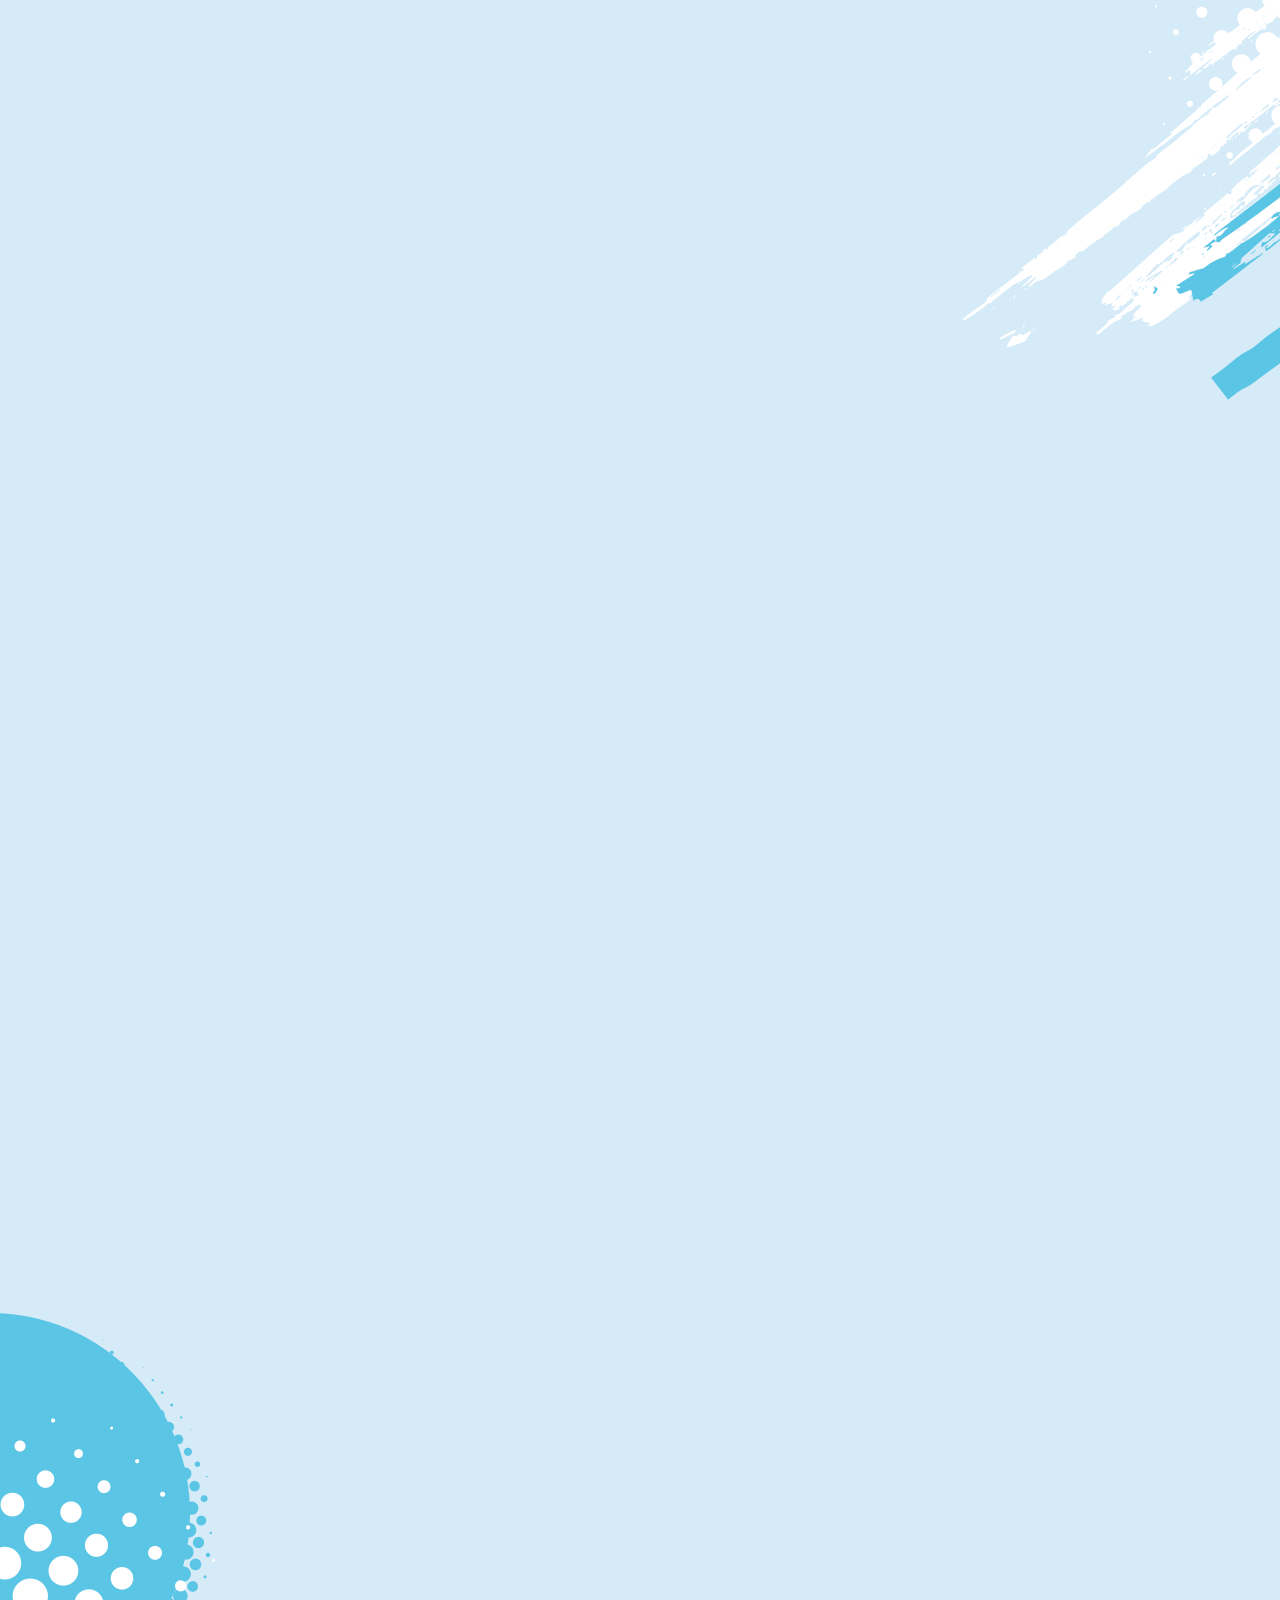
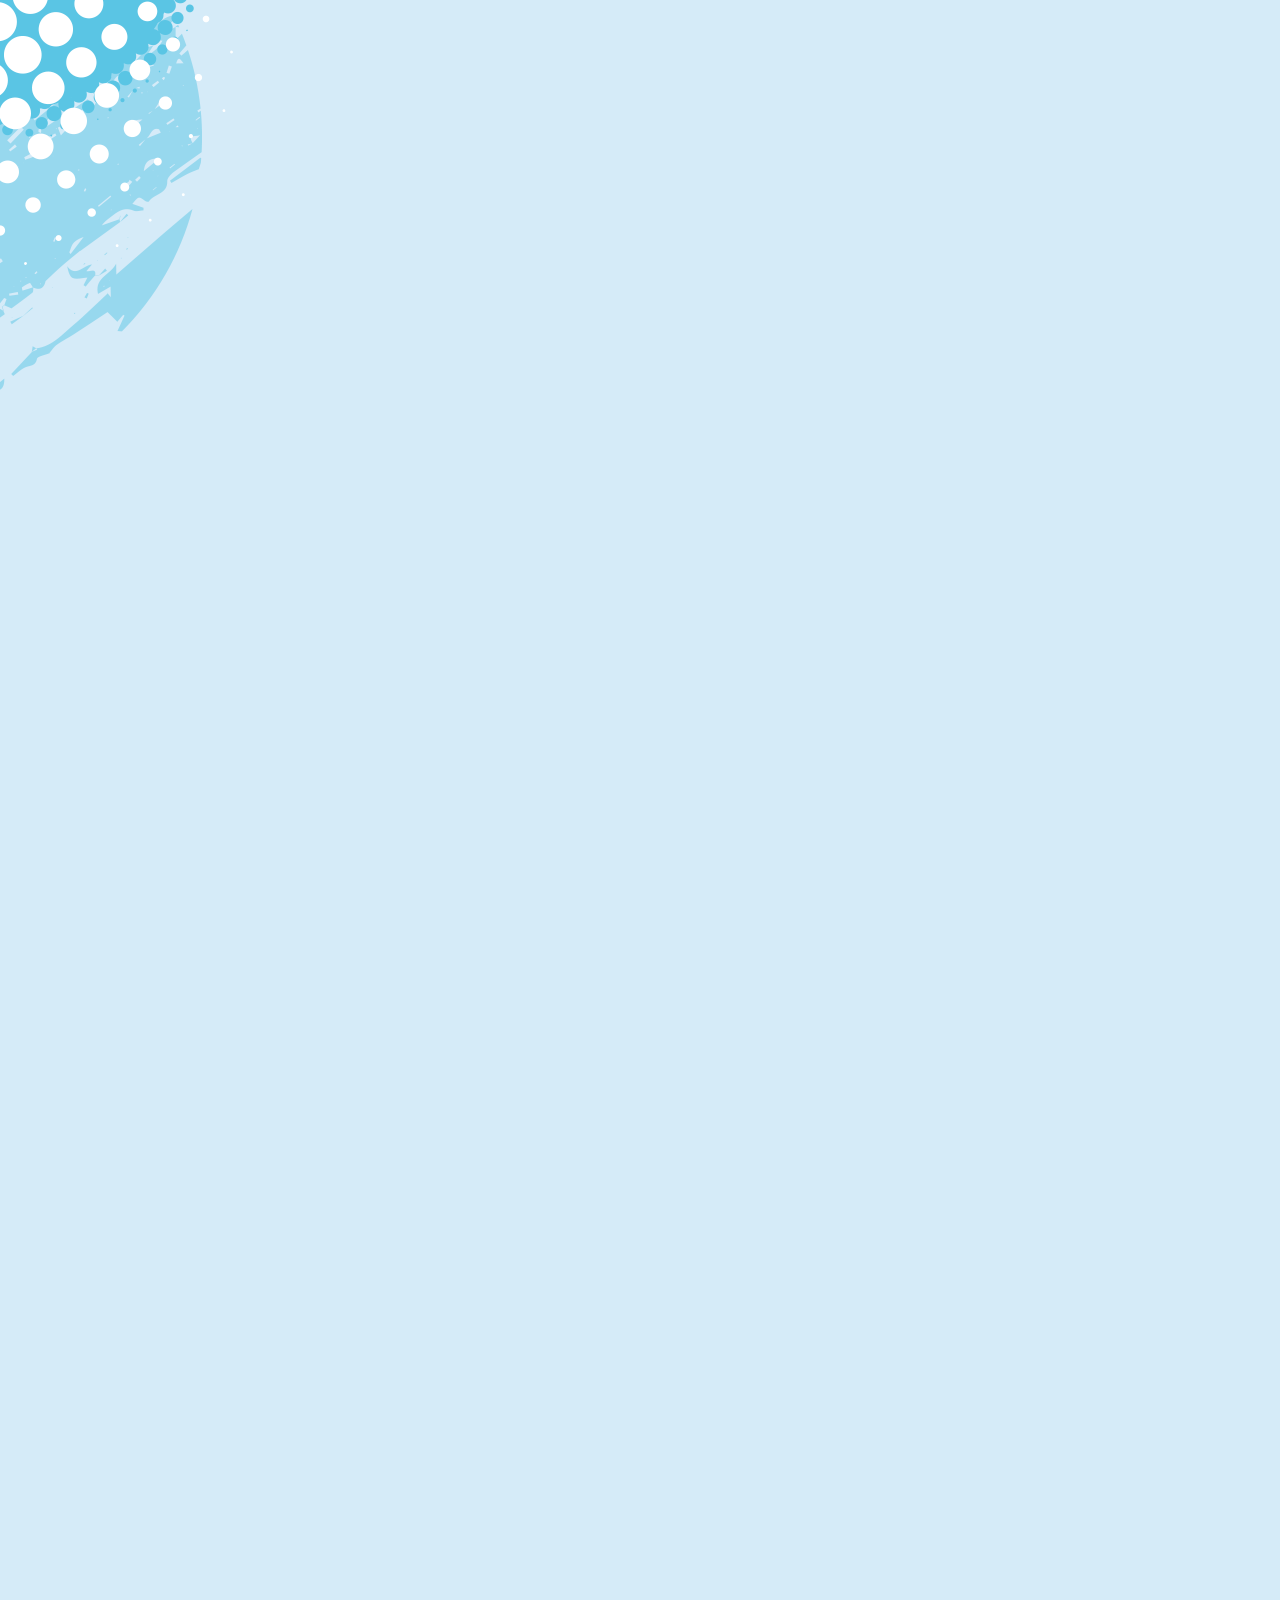
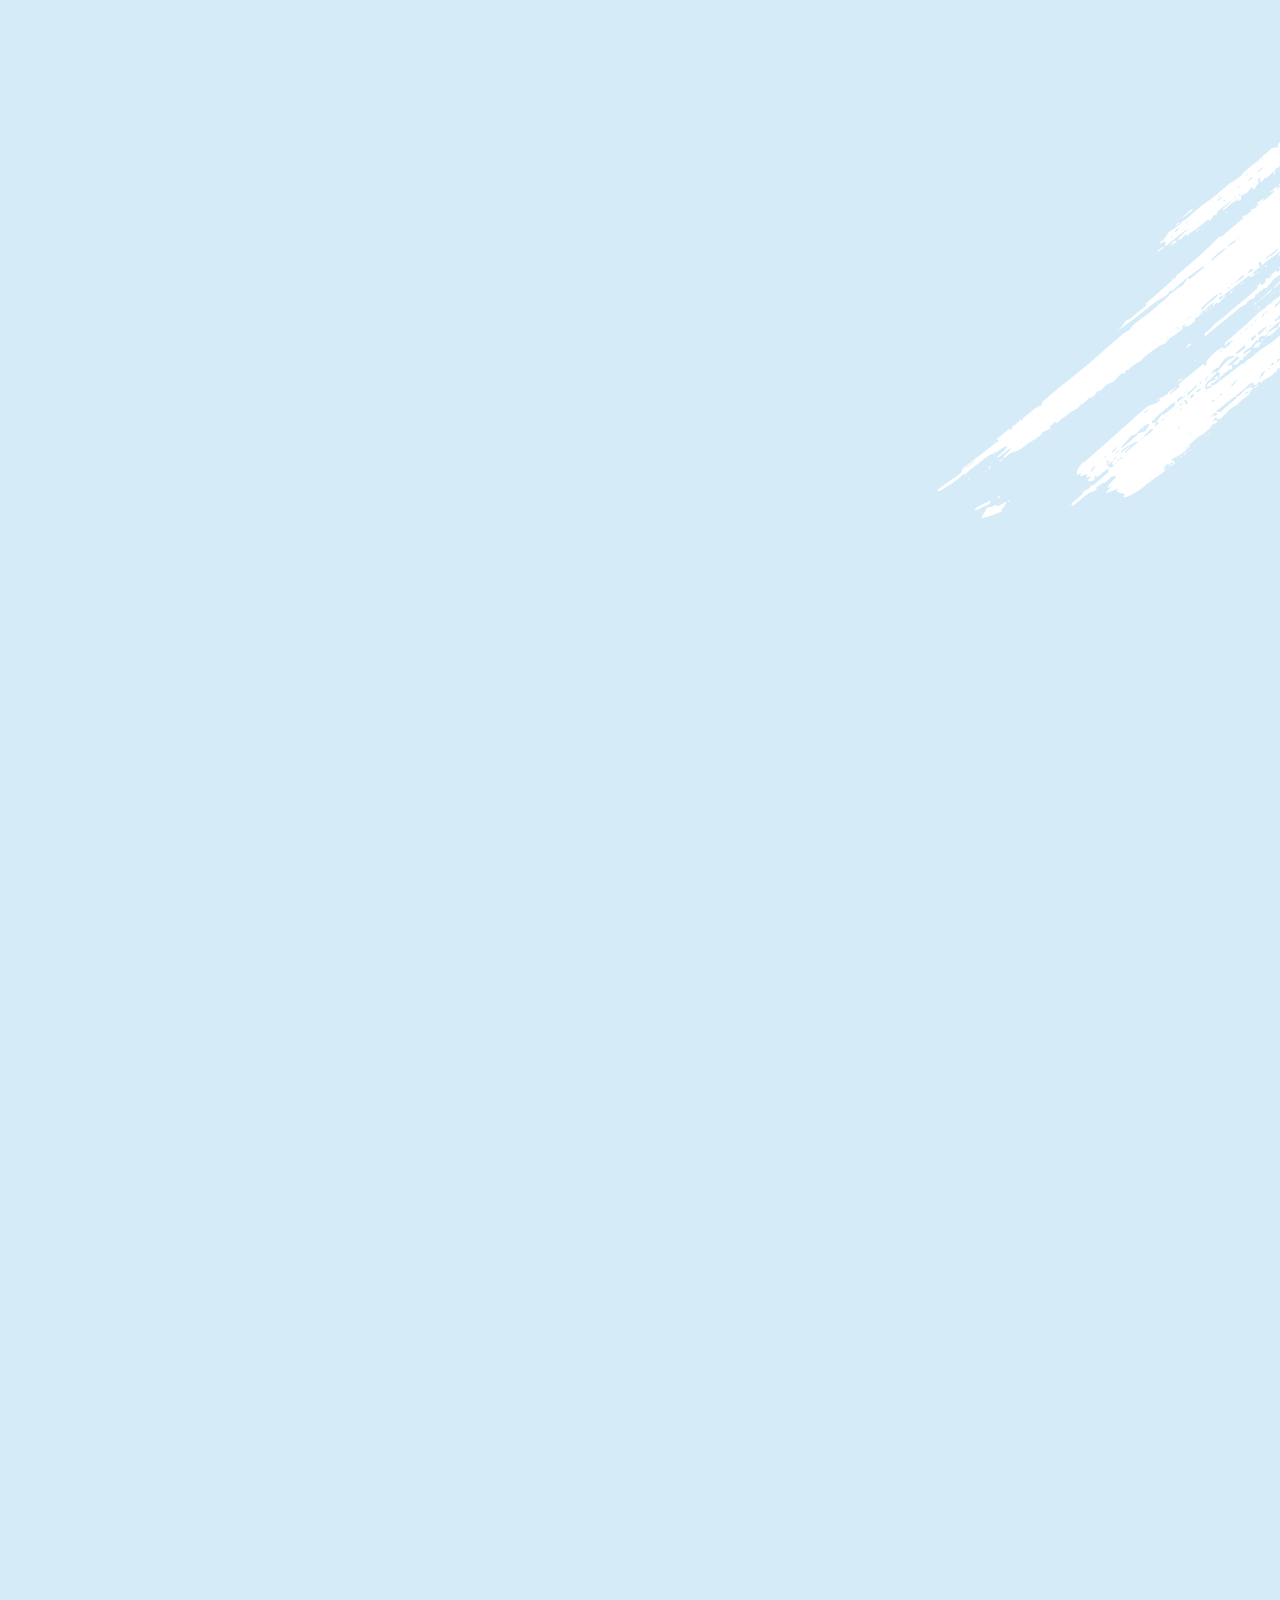
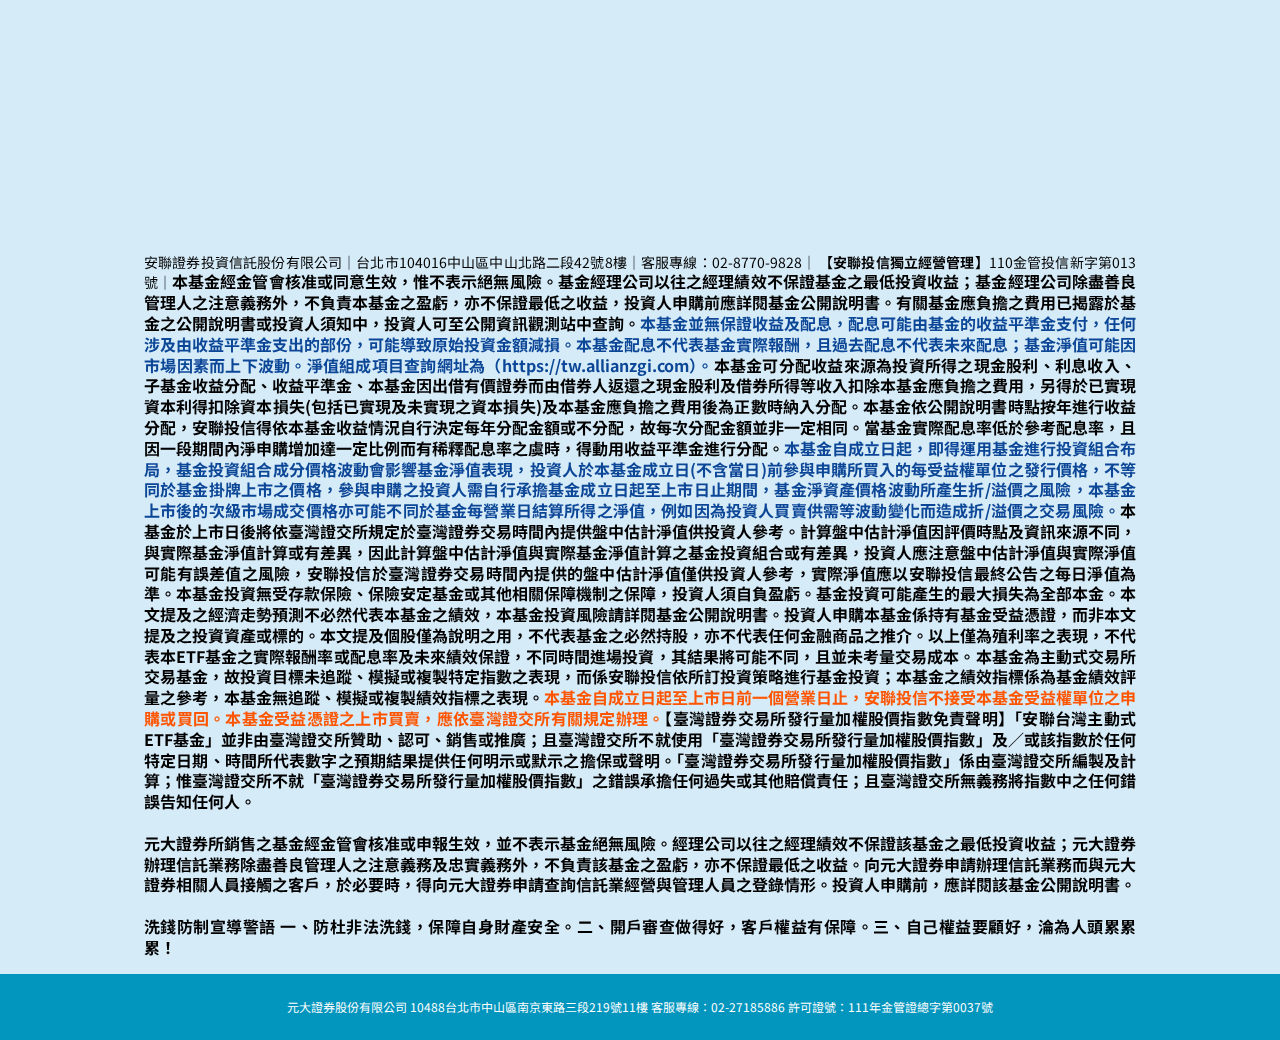
<file: demo/index.html>
<!DOCTYPE html>
<html lang="zh-Hant-TW">
    <head>
        <meta charset="UTF-8" />
        <meta
            name="viewport"
            content="width=device-width, initial-scale=1.0, maximum-scale=1.0, user-scalable=no"
        />
        <title>titletitle</title>
        <meta property="og:title" content="titletitle" />
        <meta name="twitter:title" content="titletitle" />
        <meta name="description" content="descriptiondescription" />
        <meta property="og:description" content="descriptiondescription" />
        <meta name="twitter:description" content="descriptiondescription" />

        <link rel="icon" href="./images/favicon.ico" />

        <meta name="format-detection" content="telephone=no" />
        <meta property="og:type" content="website" />
        <!-- <meta property="fb:app_id" content="xxxx" /> -->

        <!-- <meta property="og:image" content="images/fb.jpg" />
        <meta name="twitter:image" content="images/fb.jpg" />
        <meta property="og:image:width" content="1200" />
        <meta property="og:image:height" content="630" /> -->

        <!-- <link rel="canonical" href="https://xxx/xxx" />
        <meta property="og:url" content="https://xxx/xxx" /> -->

        <link
            rel="stylesheet"
            href="https://fonts.googleapis.com/css?family=Noto+Sans+TC:400,700,900&amp;display=swap"
        />

        <link rel="stylesheet" href="css/reset.css" />

        <!-- <link rel="preload" href="images/" /> -->

        <link
            rel="stylesheet"
            href="https://cdnjs.cloudflare.com/ajax/libs/font-awesome/6.7.2/css/all.min.css"
        />

        <script src="https://unpkg.com/aos@2.3.1/dist/aos.js"></script>
        <link
            href="https://unpkg.com/aos@2.3.1/dist/aos.css"
            rel="stylesheet"
        />

        <script src="plugins/vue/vue.prod.js"></script>

        <link rel="stylesheet" href="css/index.css" />
    </head>
    <body>
        <div id="app" v-cloak>
            <header class="header">
                <div class="base-wrapper">
                    <img
                        class="logo"
                        src="./images/logo.png"
                        alt="元大證券Logo"
                    />
                </div>
            </header>

            <main class="main">
                <section class="section-banner">
                    <img
                        class="pic-people"
                        src="./images/01_people.png"
                        alt="人"
                    />
                    <img
                        class="pic-date"
                        src="./images/01_openingDate.png"
                        alt="1/13~16搶先預購"
                    />

                    <h1 class="text-main">
                        <div class="title-main" data-aos="fade-right">
                            關鍵持股＋主動開掛
                        </div>
                        <div
                            class="title-desc"
                            data-aos="fade-right"
                            data-aos-delay="500"
                        >
                            助你躍進台股新未來！
                        </div>
                        <div
                            class="title-fundcode"
                            data-aos="zoom-in"
                            data-aos-delay="1000"
                        >
                            00993A
                        </div>
                        <div
                            data-aos="zoom-in"
                            data-aos-delay="1500"
                            class="title-fundname"
                        >
                            安聯台灣主動式ETF<span class="warning"
                                >(本基金之配息來源可能為收益平準金)</span
                            >
                        </div>
                    </h1>

                    <div
                        class="icon-bar"
                        data-aos="fade-up"
                        data-aos-delay="2000"
                    >
                        <div class="icon-item">
                            <a href="#A1">
                            <img
                                class="pic-icon"
                                src="./images/01_button_01.png"
                                alt="找安聯"
                            />
                            <div class="icon-text">找安聯</div>
                            </a>
                        </div>
                        <div class="icon-item">
                            <a href="#B1">
                            <img
                                class="pic-icon"
                                src="./images/01_button_02.png"
                                alt="解密碼"
                            />
                            <div class="icon-text">解密碼</div>
                            </a>
                        </div>
                        <div class="icon-item">
                            <a href="#C1">
                            <img
                                class="pic-icon"
                                src="./images/01_button_03.png"
                                alt="秀實力"
                            />
                            <div class="icon-text">秀實力</div>
                            </a>
                        </div>
                        <div class="icon-item">
                            <a href="#D1">
                            <img
                                class="pic-icon"
                                src="./images/01_button_04.png"
                                alt="創價值"
                            />
                            <div class="icon-text">創價值</div>
                            </a>
                        </div>
                        <div class="icon-item">
                            <a href="#E1">
                            <img
                                class="pic-icon"
                                src="./images/01_button_05.png"
                                alt="即時估計淨值(上市後)"
                            />
                            <div class="icon-text">
                                即時估計淨值
                                <div class="small">(上市後)</div>
                            </div>
                            </a>
                        </div>
                    </div>

                    <h2
                        class="text-desc"
                        data-aos="fade-up"
                        data-aos-delay="2500"
                    >
                        <div class="desc-1">
                            台股機會多、變化快，你該怎麼選？
                        </div>
                        <div class="desc-2">
                            安聯主動式投資專家，<span>助你躍進台股新未來</span>
                        </div>
                    </h2>
                </section>

                <section class="section-1" id="A1">
                    <img
                        class="pic-main-bg-1"
                        src="./images/02_bgDeco01.png"
                        alt="背景圖"
                        loading="lazy"
                    />
                    <img
                        class="pic-main-bg-2"
                        src="./images/02_bgDeco02.png"
                        alt="背景圖"
                        loading="lazy"
                    />
                    <div class="base-wrapper">
                        <div class="base-h3-title" data-aos="fade-up">
                            <img
                                class="pic-title"
                                src="./images/02_section01_titleBg.png"
                                alt="找安聯"
                                loading="lazy"
                            />
                            <h3 class="text">
                                找<span class="strong">安聯</span>
                            </h3>
                        </div>
                        <article class="base-content" data-aos="flip-right">
                            <img
                                class="pic-bg-top"
                                src="./images/02_section01_bgDeco_right.png"
                                alt="背景圖"
                                loading="lazy"
                            />
                            <img
                                class="pic-bg-bottom"
                                src="./images/02_section01_bgDeco_left.png"
                                alt="背景圖"
                                loading="lazy"
                            />
                            <div class="title">
                                <img
                                    class="pic-star"
                                    src="./images/02_subtitleDeco_Star.png"
                                    alt="星星"
                                    loading="lazy"
                                />
                                選台股 <br class="hidden-md" />
                                <span class="strong">找主動式投資專家</span>
                            </div>
                            <div class="desc">
                                安聯台股基金中長期績效表現有目共賭
                            </div>
                            <picture>
                                <source
                                    media="(min-width: 768px)"
                                    srcset="./images/02_section01_Chart.png"
                                />
                                <img
                                    class="pic-chart"
                                    src="./images/02_section01_Chart_m.png"
                                    alt="圖表"
                                    loading="lazy"
                                />
                            </picture>
                            <div class="remark">
                                <span class="text-sm"
                                    >資料來源：Lipper、台幣計算; 資料日期:
                                    2025/10/31。</span
                                ><span class="font-bold"
                                    >四分位排名是將基金與同類型基金按照績效排序後的分級結果，排名前25%為第一四分位，依此類推，共分四級。基金績效表現按資產淨值為基礎計算，配息滾入再投資。如投資人以非基金計價幣別之貨幣申購基金，須自行承擔匯率變動之風險。<span
                                        class="strong-2"
                                        >投資人因不同時間進場，將有不同之投資績效，過去績效亦不代表未來績效之保證。</span
                                    >
                                    <span class="strong">
                                        本文所提及之基金僅為說明台股共同基金投資團隊之用，不必然代表本基金績效表現，亦不構成任何金融商品之推薦或投資建議。本檔ETF與上述三檔台股共同基金具有不同之產品架構與投資策略
                                        ，投資人應審慎評估，基金過去績效不代表未來績效之保證。</span
                                    >本頁面所包含的部分基金資訊係由
                                    Lipper（Refinitiv
                                    旗下公司）提供，並受以下聲明約束：版權所有 ©
                                    2025 Refinitiv。保留一切權利。Lipper
                                    對內容之任何錯誤或延遲，或因信賴該內容而採取的任何行動，不負任何責任。</span
                                >
                            </div>
                        </article>
                    </div>
                </section>

                <section class="section-2" id="B1">
                    <img
                        class="pic-main-bg-3"
                        src="./images/02_bgDeco03.png"
                        alt="背景圖"
                        loading="lazy"
                    />
                    <div class="base-wrapper">
                        <div class="base-h3-title" data-aos="fade-up">
                            <img
                                class="pic-title"
                                src="./images/02_section02_titleBg.png"
                                alt="解密碼"
                                loading="lazy"
                            />
                            <h3 class="text">
                                解<span class="strong">密碼</span>
                            </h3>
                        </div>
                        <article class="base-content" data-aos="flip-right">
                            <img
                                class="pic-bg-top"
                                src="./images/02_section02_bgDeco_right.png"
                                alt="背景圖"
                                loading="lazy"
                            />
                            <img
                                class="pic-bg-bottom"
                                src="./images/02_section02_bgDeco_left.png"
                                alt="背景圖"
                                loading="lazy"
                            />
                            <div class="title">
                                <img
                                    class="pic-star"
                                    src="./images/02_subtitleDeco_Star.png"
                                    alt="星星"
                                    loading="lazy"
                                />
                                關鍵持股 <span class="strong">潛力開掛</span>
                            </div>
                            <div class="desc">
                                關鍵持股集中度高 <span>掌握潛力標的爆發契機</span>
                            </div>
                            <img
                                class="pic-chart"
                                src="./images/02_section02_Chart01.png"
                                alt="圖表"
                                loading="lazy"
                            />
                            <div class="remark">
                                *以截至2025/10/31的投資規劃試算投組為基準<br /><br />
                                <span class="text-sm"
                                    >資料來源: 安聯投信，Bloomberg，資料日期:
                                    2025/10/31。</span
                                ><span class="strong font-bold"
                                    >以上資訊為依目前市況下之模擬投資規劃，僅為參考性質，實際投資組合將依進場時點而有所調整。投資人申購本基金係持有基金受益憑證，而非本文提及之投資資產或標的。本文提及個股僅為說明之用，不代表基金之必然持股，亦不代表任何金融商品之推介。本文所提供的資訊亦不應被視為對任何特定證券或投資策略的推薦。投資涉及風險，過去之績效亦不代表未來績效之保證。</span
                                >
                            </div>

                            <div class="title title-2">
                                <img
                                    class="pic-star"
                                    src="./images/02_subtitleDeco_Star.png"
                                    alt="星星"
                                    loading="lazy"
                                />
                                主動選股 <br class="hidden-md" /><span
                                    class="strong"
                                    >找到更多神山！</span
                                >
                            </div>
                            <div class="desc">
                                <span class="strong comma">台股不只護國神山</span>主動選擇，更有機會
                            </div>
                            
                            <picture>
                                <source
                                    media="(min-width: 768px)"
                                    srcset="./images/02_section02_Chart02.png"
                                />
                                <img
                                    class="pic-chart"
                                    src="./images/02_section02_Chart02_m.png"
                                    alt="圖表"
                                    loading="lazy"
                                />
                            </picture>
                            <div class="remark">
                                <span class="text-sm">台股約1,800家上市櫃公司，各年度超越護國神山*家數統計</span>
                                <span class="text-sm"
                                    >資料來源：Bloomberg、安聯投信整理，收盤價、總報酬率計算，2025/10/31。</span
                                ><span class="font-bold"
                                    >*護國神山係指台灣上市公司中的全球晶圓代工龍頭公司。投資人無法直接投資指數，本資料僅為市場歷史數值統計概況說明，非基金績效表現之預測。<span
                                        class="strong-2"
                                        >投資人申購本基金係持有基金受益憑證，而非本文提及之投資資產或標的。投資人因不同時間進場，將有不同之投資績效，過去之績效亦不代表未來績效之保證。</span
                                    ><span class="strong"
                                        >本基金為主動式交易所交易基金，故投資目標未追蹤、模擬或複製特定指數之表現，而係本公司依所訂投資策略進行基金投資；本基金之績效指標係為基金績效評量之參考，本基金無追蹤、模擬或複製績效指標之表現。</span
                                    ></span
                                >
                            </div>
                        </article>
                    </div>
                </section>

                <section class="section-3" id="C1">
                    <div class="base-wrapper">
                        <div class="base-h3-title" data-aos="fade-up">
                            <img
                                class="pic-title"
                                src="./images/02_section03_titleBg.png"
                                alt="秀實力"
                                loading="lazy"
                            />
                            <h3 class="text">
                                秀<span class="strong">實力</span>
                            </h3>
                        </div>
                        <article class="base-content" data-aos="flip-right">
                            <img
                                class="pic-bg-top"
                                src="./images/02_section03_bgDeco_right.png"
                                alt="背景圖"
                                loading="lazy"
                            />
                            <img
                                class="pic-bg-bottom"
                                src="./images/02_section03_bgDeco_left.png"
                                alt="背景圖"
                                loading="lazy"
                            />
                            <div class="title">
                                <img
                                    class="pic-star"
                                    src="./images/02_subtitleDeco_Star.png"
                                    alt="星星"
                                    loading="lazy"
                                />
                                金獎***強隊 <br class="hidden-md" /><span
                                    class="strong"
                                    >規模大 口碑傳千億</span
                                >
                            </div>
                            <div class="desc">
                                <span class="strong comma">連結14年榮獲100項大獎</span>獲獎實力見證，專業值得信賴！
                            </div>
                            <picture>
                                <source
                                    media="(min-width: 768px)"
                                    srcset="./images/02_section03_Chart.png"
                                />
                                <img
                                    class="pic-chart"
                                    src="./images/02_section03_Chart_m.png"
                                    alt="圖表"
                                    loading="lazy"
                                />
                            </picture>
                            <div class="remark">
                                <span class="text-sm"
                                    >資料來源：投信投顧公會、安聯投信整理，2015/9/30-2025/9/30。</span
                                >
                                <span class="font-bold"
                                    >*在投信投顧公會之「股票型-國內投資」基金分類中，安聯投信管理規模約1232.1億元，為所有投信公司中規模最大。相關資料係依據投信投顧公會公布之基金統計資訊整理，僅供了解市場狀況之用，並不構成任何投資建議或保證。基金過去之績效不代表未來績效之保證。**安聯投信旗下首檔主動式台股基金-安聯台灣大壩基金成立於2000年4月10日。***完整得獎紀錄請至官網tw.allianzgi.com瀏覽。資料來源：
                                    Benchmark、Asia Asset
                                    Management、湯森路透理柏台灣基金獎、商周Smart智富台灣基金獎、台北金融研究發展基金會、台灣期貨交易所、Citywire、安聯投信整理，2025/10</span
                                >
                            </div>
                        </article>
                    </div>
                </section>

                <section class="section-4" id="D1">
                    <img
                        class="pic-main-bg-4"
                        src="./images/02_bgDeco04.png"
                        alt="背景圖"
                        loading="lazy"
                    />
                    <div class="base-wrapper">
                        <div class="base-h3-title" data-aos="fade-up">
                            <img
                                class="pic-title"
                                src="./images/02_section04_titleBg.png"
                                alt="創價值"
                                loading="lazy"
                            />
                            <h3 class="text">
                                創<span class="strong">價值</span>
                            </h3>
                        </div>
                        <article class="base-content" data-aos="flip-right">
                            <img
                                class="pic-bg-top"
                                src="./images/02_section04_bgDeco_right.png"
                                alt="背景圖"
                                loading="lazy"
                            />
                            <img
                                class="pic-bg-bottom"
                                src="./images/02_section04_bgDeco_left.png"
                                alt="背景圖"
                                loading="lazy"
                            />
                            <img
                                class="pic-magnifier"
                                src="./images/02_section04_magnifier.png"
                                alt="放大鏡"
                                loading="lazy"
                            />
                            <div class="title">
                                <img
                                    class="pic-star"
                                    src="./images/02_subtitleDeco_Star.png"
                                    alt="星星"
                                    loading="lazy"
                                />
                                市場瞬息萬變 <br class="hidden-md" /><span
                                    class="strong"
                                    >主動才是關鍵</span
                                >
                            </div>
                            <div class="desc">
                                安聯台股團隊精選股票池為底 <span>創造超額報酬機會</span>
                            </div>
                            <picture>
                                <source
                                    media="(min-width: 768px)"
                                    srcset="./images/02_section04_Chart01.png"
                                />
                                <img
                                    class="pic-chart"
                                    src="./images/02_section04_Chart01_m.png"
                                    alt="圖表"
                                    loading="lazy"
                                />
                            </picture>
                            <div class="remark">
                                <span class="text-sm"
                                    >資料來源：安聯投信整理， 2025年。</span
                                ><span class="font-bold"
                                    >上述投資策略與流程無法保證在所有投資市場情況下均有效，投資人應依據其個人風險狀況，尤其是在市場低迷時期，評估其長期投資能力。*資料來源：
                                    Benchmark、Asia Asset
                                    Management、湯森路透理柏台灣基金獎、商周Smart智富台灣基金獎等多項獎項，完整得獎紀錄請至官網tw.allianzgi.com瀏覽，2025/10</span
                                >
                            </div>

                            <div class="title title-2">
                                <img
                                    class="pic-star"
                                    src="./images/02_subtitleDeco_Star.png"
                                    alt="星星"
                                    loading="lazy"
                                />
                                讓資產 <br class="hidden-md" /><span
                                    class="strong"
                                    >隨市場脈動成長</span
                                >
                            </div>
                            <div class="desc">重點聚焦持股</div>
                            <picture>
                                <source
                                    media="(min-width: 768px)"
                                    srcset="./images/02_section04_Chart02.png"
                                />
                                <img
                                    class="pic-chart"
                                    src="./images/02_section04_Chart02_m.png"
                                    alt="圖表"
                                    loading="lazy"
                                />
                            </picture>
                            <div class="remark">
                                <span class="text-sm"
                                    >資料來源: 安聯投信，Bloomberg，資料日期:
                                    2025/10/31。</span
                                ><spna class="strong font-bold"
                                    >以上資訊為依目前市況下之模擬投資規劃，僅為參考性質，實際投資組合將依進場時點而有所調整。投資人申購本基金條件有基金受益憑證，而非本文提及之投資資產或標的。本文提及個股僅為說明之用，不代表基金之必然持股，亦不代表任何金融商品之推介。本文所提供的資訊亦不應被視為對任何特定證券或投資策略的推薦。投資涉及風險，過去之績效亦不代表未來績效之保證。</spna
                                >
                            </div>
                        </article>
                    </div>
                </section>

                <section class="section-5" id="E1">
                    <div class="base-wrapper">
                        <article class="base-content" data-aos="flip-right">
                            <div class="title">
                                <img
                                    class="pic-star"
                                    src="./images/02_subtitleDeco_Star.png"
                                    alt="星星"
                                    loading="lazy"
                                />目前投資規畫
                            </div>
                            <picture>
                                <source
                                    media="(min-width: 768px)"
                                    srcset="./images/03_section_chart01.png"
                                />
                                <img
                                    class="pic-chart"
                                    src="./images/03_section_chart01_m.png"
                                    alt="圖表"
                                    loading="lazy"
                                />
                            </picture>
                            <div class="remark">
                                <span class="text-sm"
                                    >資料來源：安聯投信，Bloomberg，資料日期：2025/10/31。</span
                                ><span class="strong font-bold"
                                    >以上資訊為依目前市況下之模擬投資規劃，僅為參考性質，實際投資組合將依進場時點而有所調整。投資人申購本基金係持有基金受益憑證，而非本文提及之投資資產或標的。本文提及個股僅為說明之用，不代表基金之必然持股，亦不代表任何金融商品之推介。本文所提供的資訊亦不應被視為對任何特定證券或投資策略的推薦。投資涉及風險，過去之績效亦不代表未來績效之保證。</span
                                >
                            </div>

                            <div class="title title-2">
                                <img
                                    class="pic-star"
                                    src="./images/02_subtitleDeco_Star.png"
                                    alt="星星"
                                    loading="lazy"
                                />基本資料
                            </div>
                            <div class="desc">
                                <div class="strong">安聯台灣主動式ETF<span class="gray">(本基金之配息來源可能為收益平準金)</span></div>
                            </div>
                            <picture>
                                <source
                                    media="(min-width: 768px)"
                                    srcset="./images/03_section_chart02.png"
                                />
                                <img
                                    class="pic-chart"
                                    src="./images/03_section_chart02_m.png"
                                    alt="圖表"
                                    loading="lazy"
                                />
                            </picture>
                            <div class="remark">
                                <span class="text-sm"
                                    >資料來源：安聯投信整理，2025/11。</span
                                ><span class="font-bold"
                                    ><span class="strong"
                                        >*本基金並無保證收益及配息，配息可能由基金的收益平準金支付，任何涉及由收益平準金支出的部份，可能導致原始投資金額減損。本基金配息不代表基金實際報酬，且過去配息不代表未來配息；基金淨值可能因市場因素而上下波動。淨值組成項目查詢網址為（tw.allianzgi.com）。</span
                                    >本基金可分配收益來源為投資所得之現金股利、利息收入、子基金收益分配、收益平準金、本基金因出借有價證券而由借券人返還之現金股利及借券所得等收入，扣除本基金應負擔之費用，另得於已實現資本利得扣除資本損失(包括已實現及未實現之資本損失)及本基金應負擔之費用後為正數時納入分配。本基金依公開說明書時點按年進行收益分配，本公司得依本基金收益情況自行決定每年分配金額或不分配，故每次分配金額並非一定相同。當基金實際配息率低於參考配息率，且因一段期間內淨申購增加達一定比例而有稀釋配息率之虞時，得動用收益平準金進行分配。**【臺灣證券交易所發行量加權股價指數免責聲明】「安聯台灣主動式ETF基金」並非由臺灣證交所贊助、認可、銷售或推廣；且臺灣證交所不就使用「臺灣證券交易所發行量加權股價指數」及／或該指數於任何特定日期、時間所代表數字之預期結果提供任何明示或默示之擔保或聲明。「臺灣證券交易所發行量加權股價指數」係由臺灣證交所編製及計算；惟臺灣證交所不就「臺灣證券交易所發行量加權股價指數」之錯誤承擔任何過失或其他賠償責任；且臺灣證交所無義務將指數中之任何錯誤告知任何人。本基金為主動式交易所交易基金，主要投資於台灣上市櫃股票，因我國證券市場交易量及制度幾近成熟，故波動風險相對於其它單一新興國家低；此外，本基金投資風險還包括：類股過度集中之風險、產業景氣循環之風險、流動性風險、從事證券相關商品交易之風險、以及投資地區政治、社會或經濟變動之風險等，因此本公司參照投信投顧公會編製之「基金風險報酬等級分類標準」將本基金風險報酬等級定為RR4；前述投信投顧公會編製之分類標準係計算過去5年基金淨值波動度標準差，以標準差區間予以分類等級，分類為RR1-RR5五級，數字越大代表風險越高。此等級分類係基於一般市場狀況反映市場價格波動風險，無法涵蓋所有風險(如：投資標的產業風險、信用風險、流動性風險等)，不宜作為投資唯一依據，投資人仍應注意所投資基金個別的風險。請投資人注意申購基金前應詳閱公開說明書，充分評估基金投資特性與風險，更多基金評估之相關資料(如年化標準差、Alpha、Beta及Sharpe值等)可至投信投顧公會網站之「基金績效及評估指標查詢專區」(www.sitca.org.tw/index_pc.aspx)查詢。</span
                                >
                            </div>
                        </article>
                    </div>
                </section>
            </main>

            <aside class="sidebar">
                <a class="sidebar-item" title="立即開戶" href="/">立即開戶</a>
                <a class="sidebar-item" title="如何申購" href="/">如何申購</a>
                <a class="sidebar-item" title="立即申購" href="/">立即申購</a>
            </aside>

            <footer class="footer">
                <section class="base-wrapper">
                    <em>安聯證券投資信託股份有限公司│台北市104016中山區中山北路二段42號8樓│客服專線：02-8770-9828│
                    <span class="font-bold">【安聯投信獨立經營管理】</span>110金管投信新字第013號│</em><span class="font-bold"
                        >本基金經金管會核准或同意生效，惟不表示絕無風險。基金經理公司以往之經理績效不保證基金之最低投資收益；基金經理公司除盡善良管理人之注意義務外，不負責本基金之盈虧，亦不保證最低之收益，投資人申購前應詳閱基金公開說明書。有關基金應負擔之費用已揭露於基金之公開說明書或投資人須知中，投資人可至公開資訊觀測站中查詢。<span
                            class="strong-1"
                            >本基金並無保證收益及配息，配息可能由基金的收益平準金支付，任何涉及由收益平準金支出的部份，可能導致原始投資金額減損。本基金配息不代表基金實際報酬，且過去配息不代表未來配息；基金淨值可能因市場因素而上下波動。淨值組成項目查詢網址為（https://tw.allianzgi.com）。</span
                        >本基金可分配收益來源為投資所得之現金股利、利息收入、子基金收益分配、收益平準金、本基金因出借有價證券而由借券人返還之現金股利及借券所得等收入扣除本基金應負擔之費用，另得於已實現資本利得扣除資本損失(包括已實現及未實現之資本損失)及本基金應負擔之費用後為正數時納入分配。本基金依公開說明書時點按年進行收益分配，安聯投信得依本基金收益情況自行決定每年分配金額或不分配，故每次分配金額並非一定相同。當基金實際配息率低於參考配息率，且因一段期間內淨申購增加達一定比例而有稀釋配息率之虞時，得動用收益平準金進行分配。<span
                            class="strong-1"
                            >本基金自成立日起，即得運用基金進行投資組合布局，基金投資組合成分價格波動會影響基金淨值表現，投資人於本基金成立日(不含當日)前參與申購所買入的每受益權單位之發行價格，不等同於基金掛牌上市之價格，參與申購之投資人需自行承擔基金成立日起至上市日止期間，基金淨資產價格波動所產生折/溢價之風險，本基金上市後的次級市場成交價格亦可能不同於基金每營業日結算所得之淨值，例如因為投資人買賣供需等波動變化而造成折/溢價之交易風險。</span
                        >本基金於上市日後將依臺灣證交所規定於臺灣證券交易時間內提供盤中估計淨值供投資人參考。計算盤中估計淨值因評價時點及資訊來源不同，與實際基金淨值計算或有差異，因此計算盤中估計淨值與實際基金淨值計算之基金投資組合或有差異，投資人應注意盤中估計淨值與實際淨值可能有誤差值之風險，安聯投信於臺灣證券交易時間內提供的盤中估計淨值僅供投資人參考，實際淨值應以安聯投信最終公告之每日淨值為準。本基金投資無受存款保險、保險安定基金或其他相關保障機制之保障，投資人須自負盈虧。基金投資可能產生的最大損失為全部本金。本文提及之經濟走勢預測不必然代表本基金之績效，本基金投資風險請詳閱基金公開說明書。投資人申購本基金係持有基金受益憑證，而非本文提及之投資資產或標的。本文提及個股僅為說明之用，不代表基金之必然持股，亦不代表任何金融商品之推介。以上僅為殖利率之表現，不代表本ETF基金之實際報酬率或配息率及未來績效保證，不同時間進場投資，其結果將可能不同，且並未考量交易成本。本基金為主動式交易所交易基金，故投資目標未追蹤、模擬或複製特定指數之表現，而係安聯投信依所訂投資策略進行基金投資；本基金之績效指標係為基金績效評量之參考，本基金無追蹤、模擬或複製績效指標之表現。<span
                            class="strong-2"
                            >本基金自成立日起至上市日前一個營業日止，安聯投信不接受本基金受益權單位之申購或買回。本基金受益憑證之上市買賣，應依臺灣證交所有關規定辦理。</span
                        >【臺灣證券交易所發行量加權股價指數免責聲明】「安聯台灣主動式ETF基金」並非由臺灣證交所贊助、認可、銷售或推廣；且臺灣證交所不就使用「臺灣證券交易所發行量加權股價指數」及／或該指數於任何特定日期、時間所代表數字之預期結果提供任何明示或默示之擔保或聲明。「臺灣證券交易所發行量加權股價指數」係由臺灣證交所編製及計算；惟臺灣證交所不就「臺灣證券交易所發行量加權股價指數」之錯誤承擔任何過失或其他賠償責任；且臺灣證交所無義務將指數中之任何錯誤告知任何人。
                        <br />
                        <br />
                        元大證券所銷售之基金經金管會核准或申報生效，並不表示基金絕無風險。經理公司以往之經理績效不保證該基金之最低投資收益；元大證券辦理信託業務除盡善良管理人之注意義務及忠實義務外，不負責該基金之盈虧，亦不保證最低之收益。向元大證券申請辦理信託業務而與元大證券相關人員接觸之客戶，於必要時，得向元大證券申請查詢信託業經營與管理人員之登錄情形。投資人申購前，應詳閱該基金公開說明書。
                        <br />
                        <br />
                        洗錢防制宣導警語
                        一、防杜非法洗錢，保障自身財產安全。二、開戶審查做得好，客戶權益有保障。三、自己權益要顧好，淪為人頭累累累！</span
                    >
                </section>
                <section class="copyright">
                    元大證券股份有限公司
                    <br
                        class="hidden-md"
                    />10488台北市中山區南京東路三段219號11樓
                    客服專線：02-27185886
                    <br class="hidden-md" />許可證號：111年金管證總字第0037號
                </section>
            </footer>
        </div>

        <script src="js/main.min.js?v=20251127" type="module"></script>
    </body>
</html>
</file>
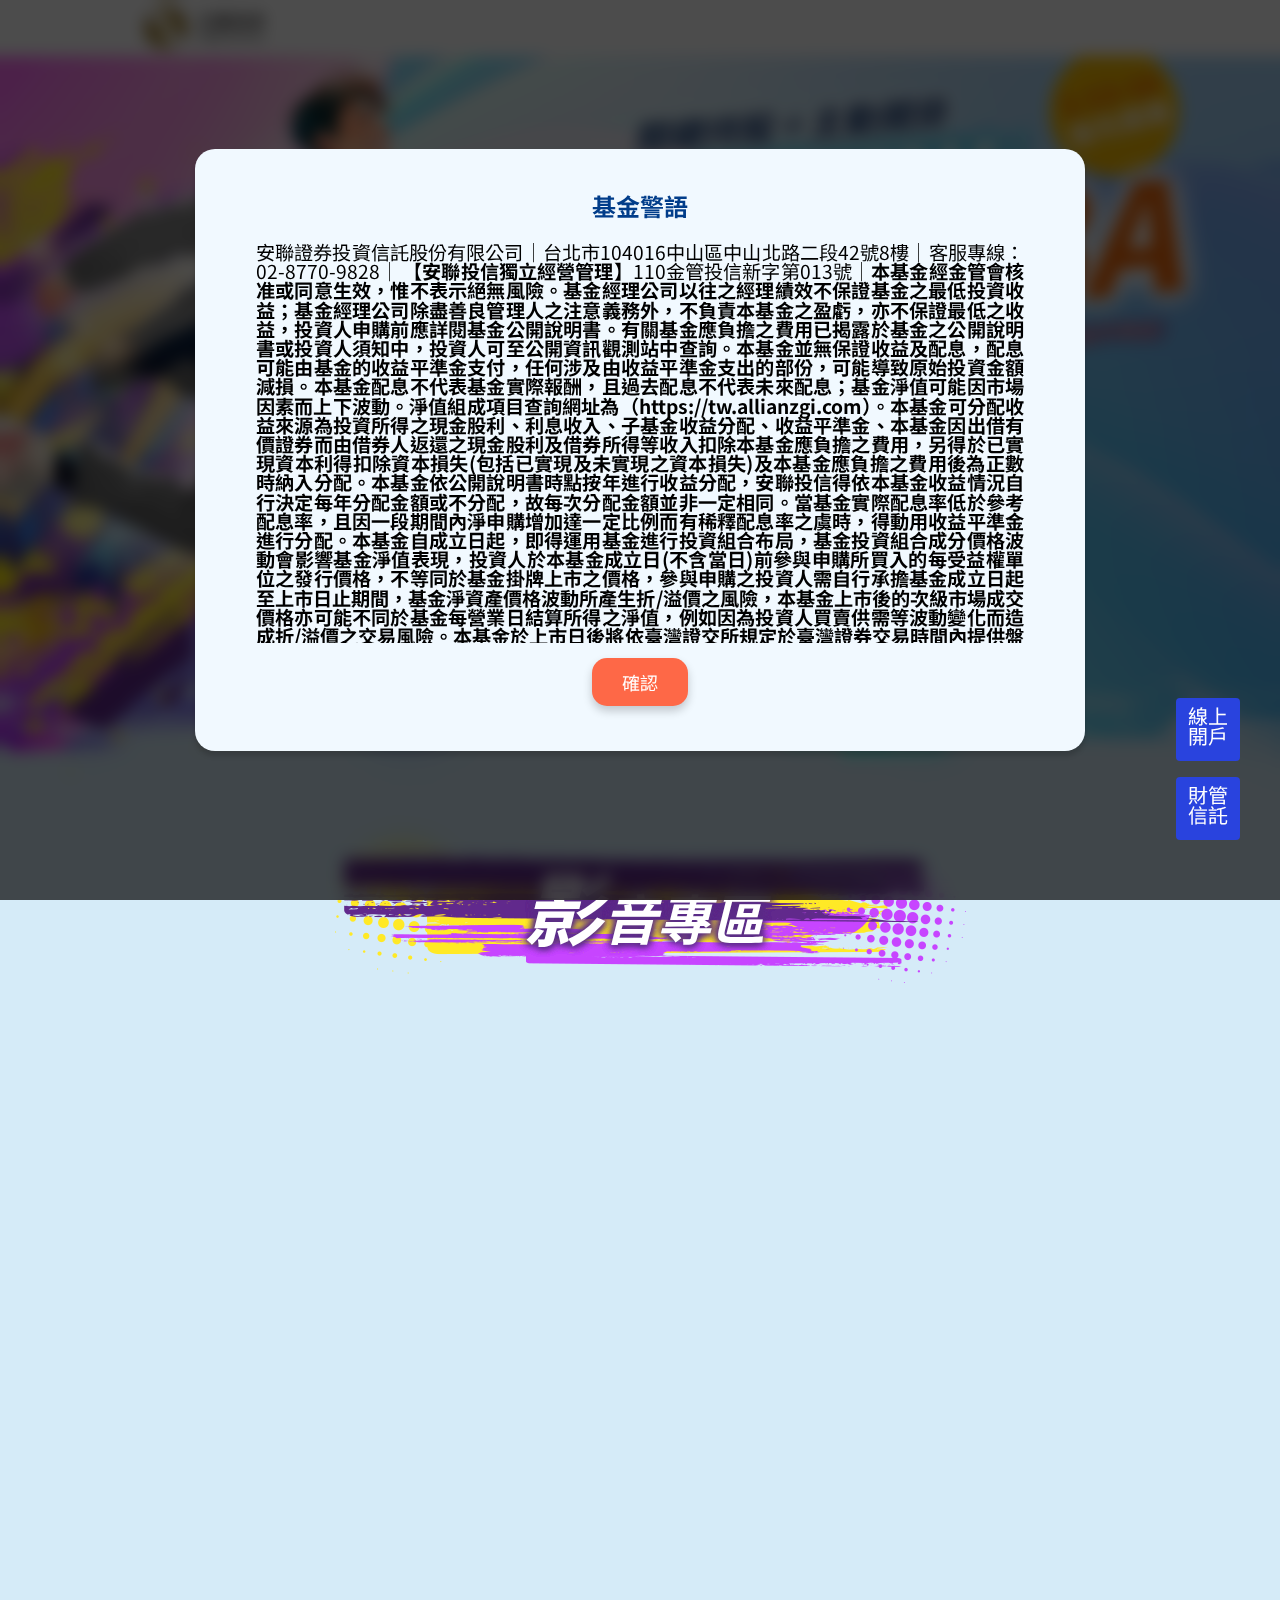
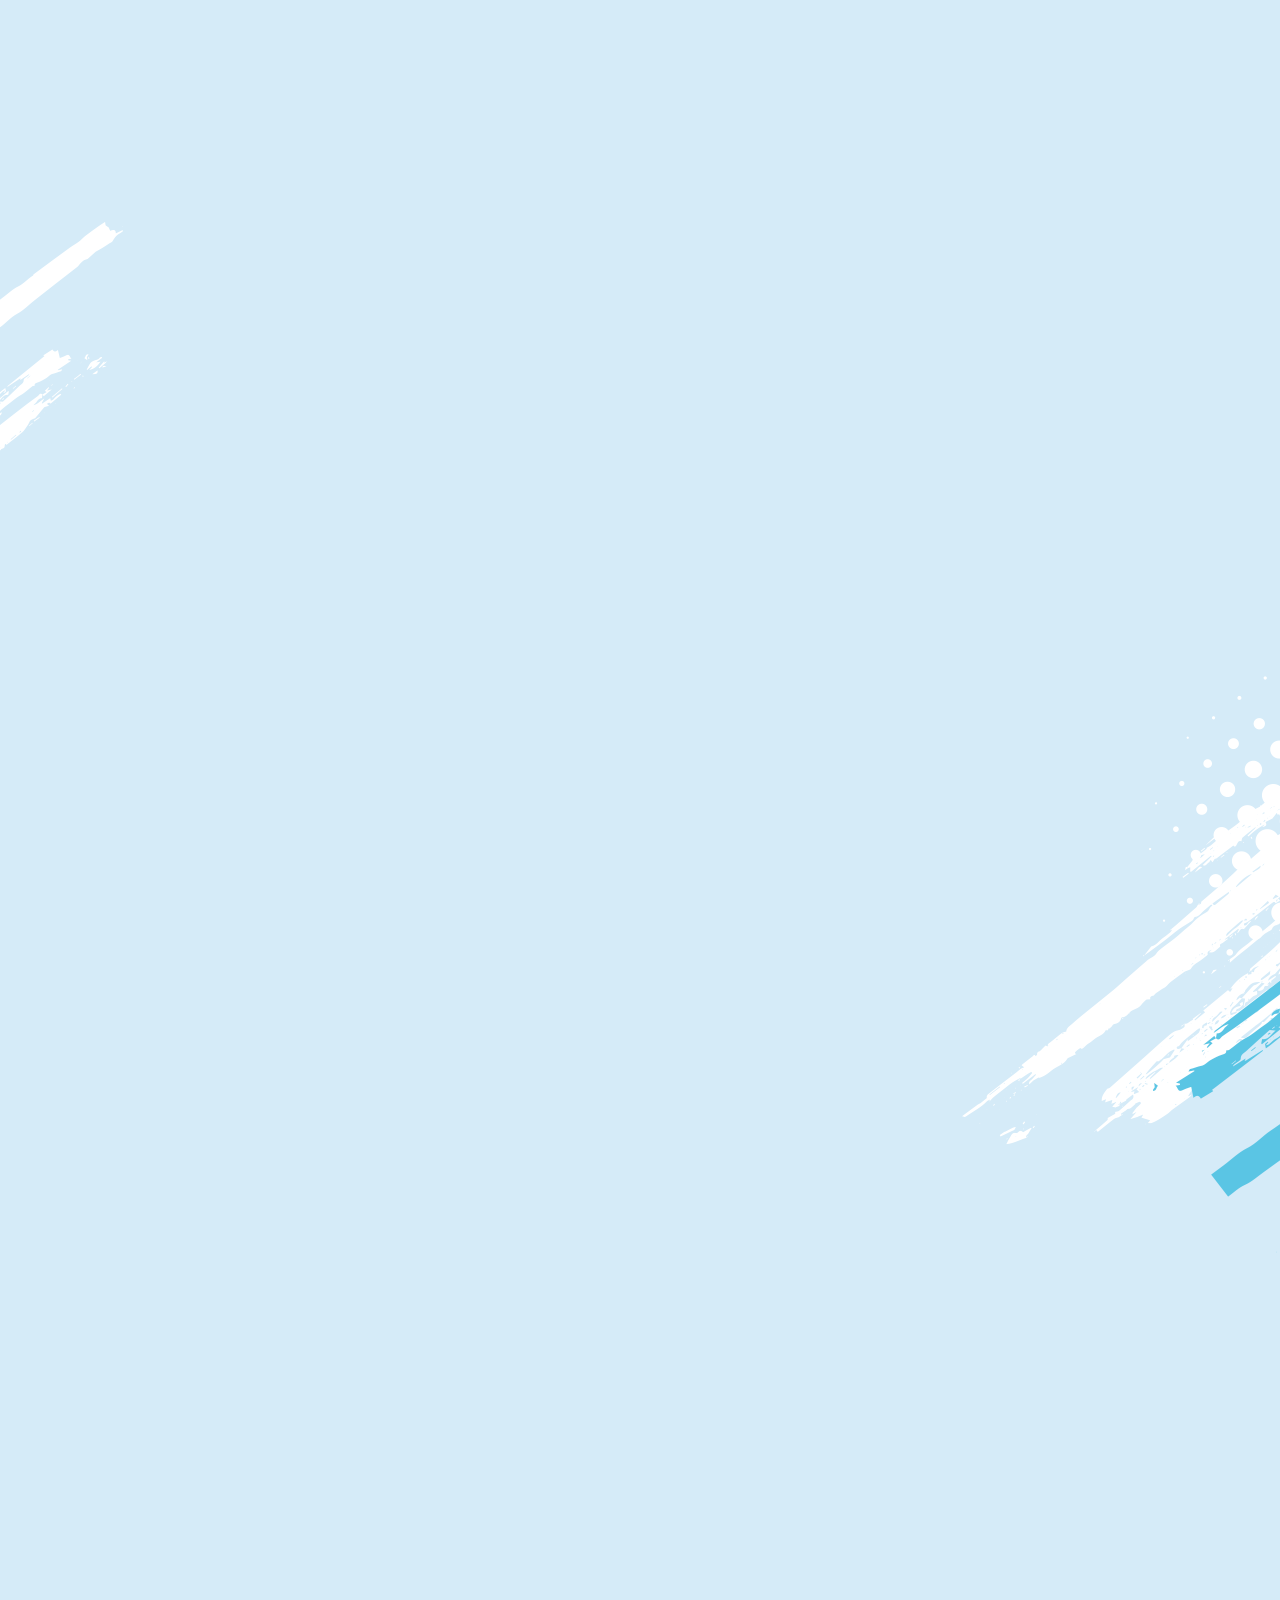
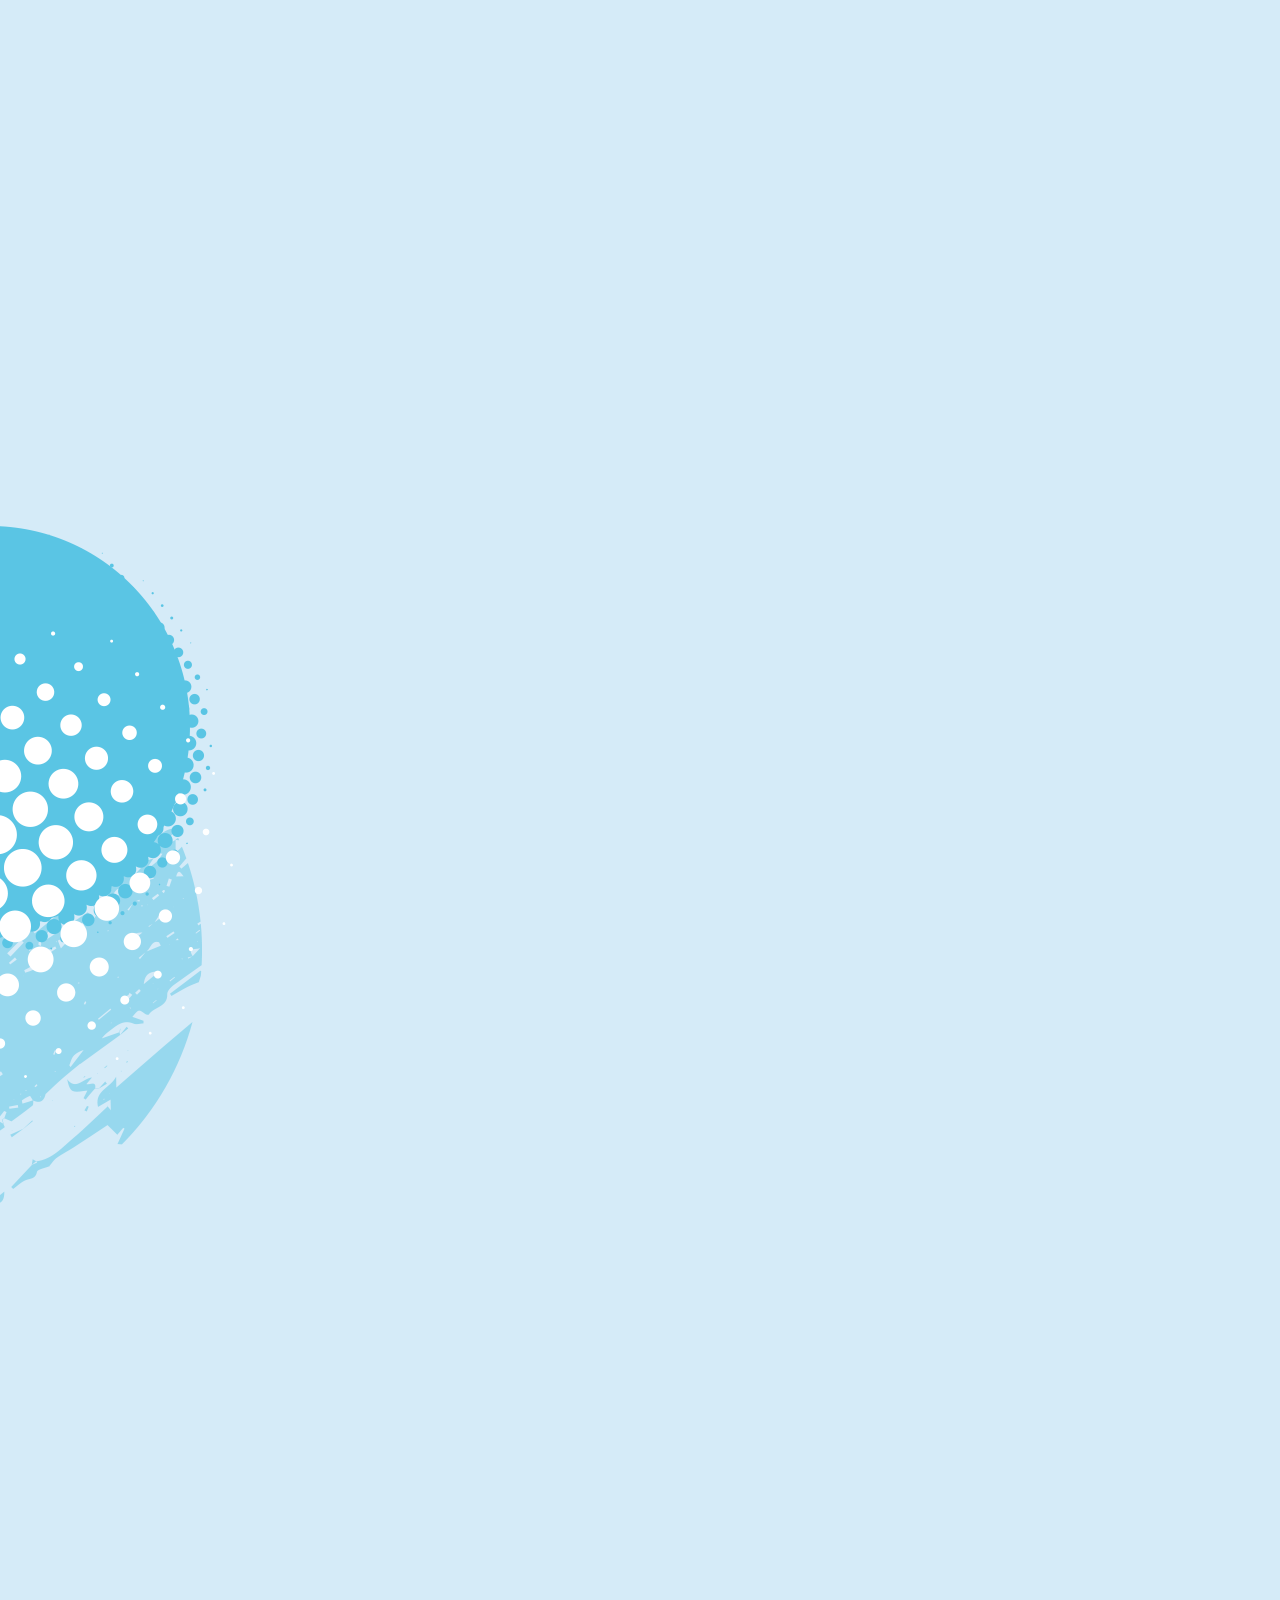
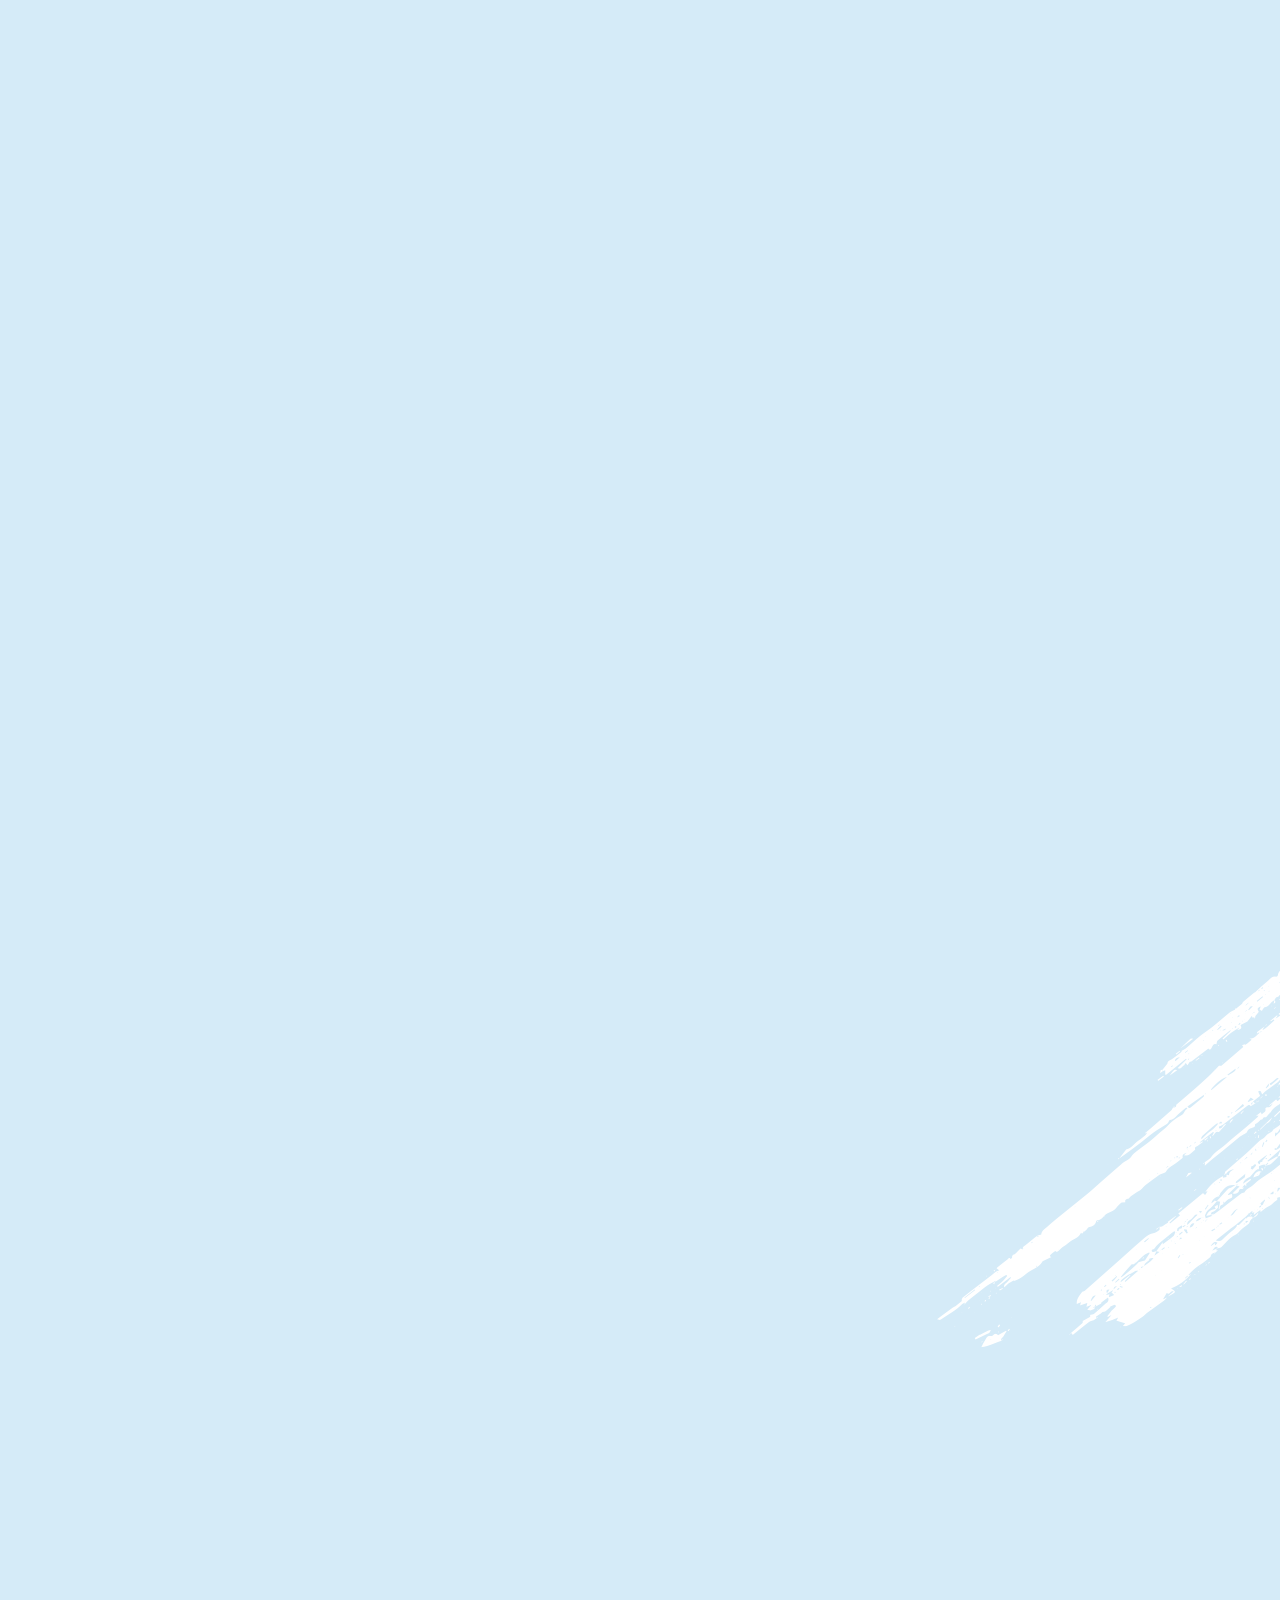
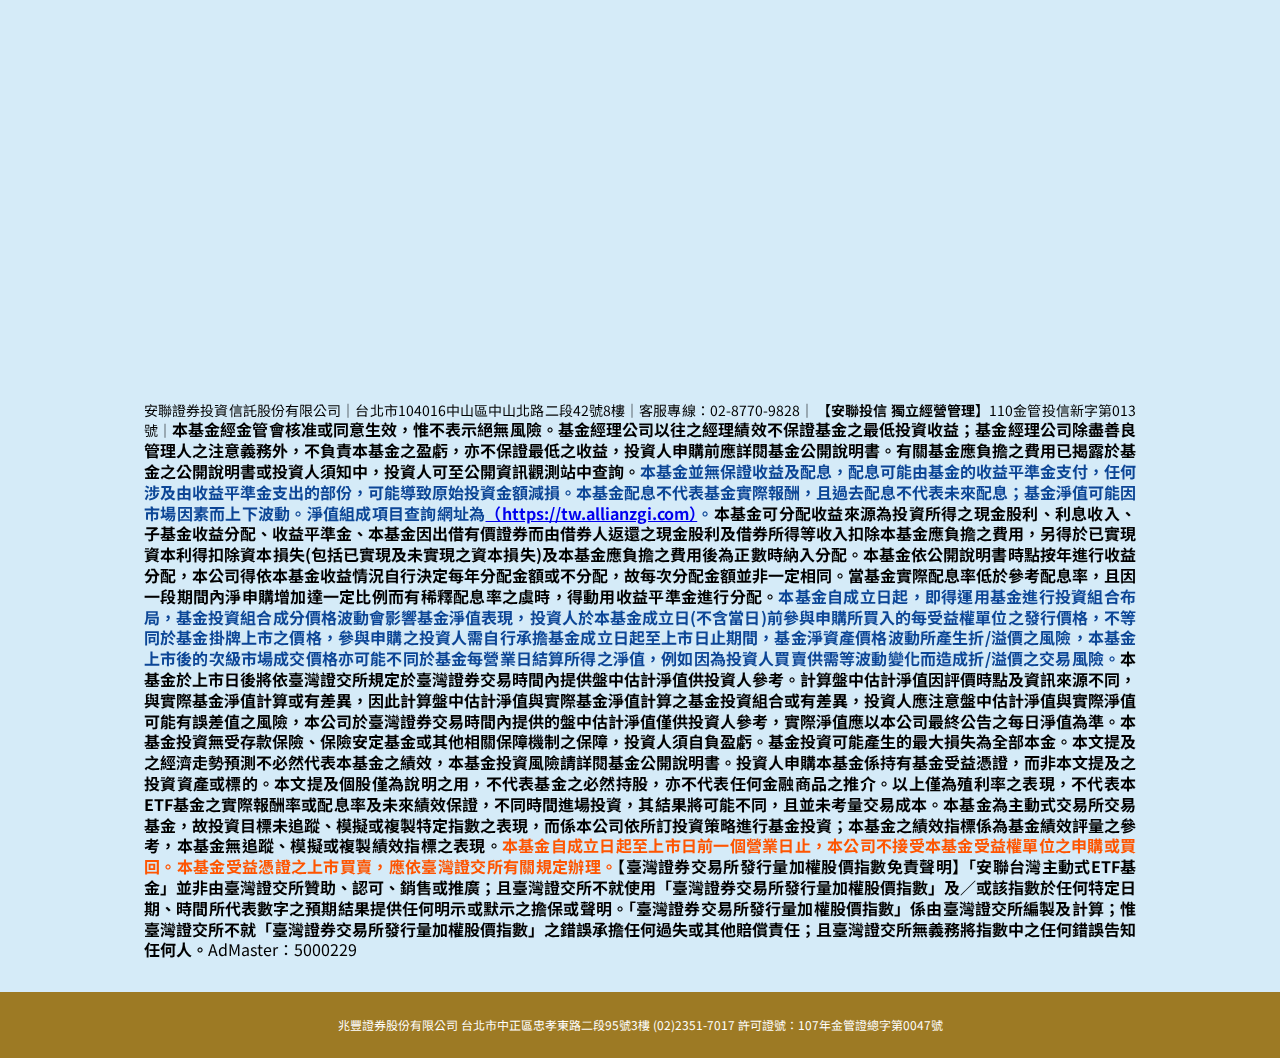
<file: emega/index.html>
<!DOCTYPE html>
<html lang="zh-Hant-TW">
    <head>
        <meta charset="UTF-8" />
        <meta
            name="viewport"
            content="width=device-width, initial-scale=1.0, maximum-scale=1.0, user-scalable=no"
        />
        <title>安聯投信00993A｜關鍵持股+主動外掛 助你躍進台股新未來</title>
        <meta property="og:title" content="安聯投信00993A｜關鍵持股+主動外掛 助你躍進台股新未來" />
        <meta name="twitter:title" content="安聯投信00993A｜關鍵持股+主動外掛 助你躍進台股新未來" />
        <meta name="description" content="安聯投信00993A｜關鍵持股+主動外掛 助你躍進台股新未來" />
        <meta property="og:description" content="安聯投信00993A｜關鍵持股+主動外掛 助你躍進台股新未來" />
        <meta name="twitter:description" content="安聯投信00993A｜關鍵持股+主動外掛 助你躍進台股新未來" />

        <link rel="icon" href="images/favicon.ico" />

        <meta name="format-detection" content="telephone=no" />
        <meta property="og:type" content="website" />
        <!-- <meta property="fb:app_id" content="xxxx" /> -->

        <!-- <meta property="og:image" content="images/fb.jpg" />
        <meta name="twitter:image" content="images/fb.jpg" />
        <meta property="og:image:width" content="1200" />
        <meta property="og:image:height" content="630" /> -->

        <!-- <link rel="canonical" href="https://xxx/xxx" />
        <meta property="og:url" content="https://xxx/xxx" /> -->

        <link
            rel="stylesheet"
            href="https://fonts.googleapis.com/css?family=Noto+Sans+TC:400,700,900&amp;display=swap"
        />

        <link rel="stylesheet" href="css/reset.css" />

        <!-- <link rel="preload" href="images/" /> -->

        <link
            rel="stylesheet"
            href="https://cdnjs.cloudflare.com/ajax/libs/font-awesome/6.7.2/css/all.min.css"
        />

        <script src="https://unpkg.com/aos@2.3.1/dist/aos.js"></script>
        <link
            href="https://unpkg.com/aos@2.3.1/dist/aos.css"
            rel="stylesheet"
        />

        <link
            rel="stylesheet"
            href="https://cdn.jsdelivr.net/npm/swiper@11/swiper-bundle.min.css"
        />
        <script src="https://cdn.jsdelivr.net/npm/swiper@11/swiper-bundle.min.js"></script>

        <script src="plugins/vue/vue.prod.js"></script>

        <link rel="stylesheet" href="css/index.css" />
    </head>
    <body>
        <div class="lightBox show warning">
            <div class="lightBox-bg"></div>
            <div class="lightBox-container"><div class="lightBox-container-infoArea">
                <h2 title="基金警語" class="tit-type2">基金警語</h2>
                <div class="textArea">
                <section class="base-wrapper">
                    <em>安聯證券投資信託股份有限公司│台北市104016中山區中山北路二段42號8樓│客服專線：02-8770-9828│
                    <span class="font-bold">【安聯投信獨立經營管理】</span>110金管投信新字第013號│</em><span class="font-bold"
                        >本基金經金管會核准或同意生效，惟不表示絕無風險。基金經理公司以往之經理績效不保證基金之最低投資收益；基金經理公司除盡善良管理人之注意義務外，不負責本基金之盈虧，亦不保證最低之收益，投資人申購前應詳閱基金公開說明書。有關基金應負擔之費用已揭露於基金之公開說明書或投資人須知中，投資人可至公開資訊觀測站中查詢。<span
                            class="strong-1"
                            >本基金並無保證收益及配息，配息可能由基金的收益平準金支付，任何涉及由收益平準金支出的部份，可能導致原始投資金額減損。本基金配息不代表基金實際報酬，且過去配息不代表未來配息；基金淨值可能因市場因素而上下波動。淨值組成項目查詢網址為（https://tw.allianzgi.com）。</span
                        >本基金可分配收益來源為投資所得之現金股利、利息收入、子基金收益分配、收益平準金、本基金因出借有價證券而由借券人返還之現金股利及借券所得等收入扣除本基金應負擔之費用，另得於已實現資本利得扣除資本損失(包括已實現及未實現之資本損失)及本基金應負擔之費用後為正數時納入分配。本基金依公開說明書時點按年進行收益分配，安聯投信得依本基金收益情況自行決定每年分配金額或不分配，故每次分配金額並非一定相同。當基金實際配息率低於參考配息率，且因一段期間內淨申購增加達一定比例而有稀釋配息率之虞時，得動用收益平準金進行分配。<span
                            class="strong-1"
                            >本基金自成立日起，即得運用基金進行投資組合布局，基金投資組合成分價格波動會影響基金淨值表現，投資人於本基金成立日(不含當日)前參與申購所買入的每受益權單位之發行價格，不等同於基金掛牌上市之價格，參與申購之投資人需自行承擔基金成立日起至上市日止期間，基金淨資產價格波動所產生折/溢價之風險，本基金上市後的次級市場成交價格亦可能不同於基金每營業日結算所得之淨值，例如因為投資人買賣供需等波動變化而造成折/溢價之交易風險。</span
                        >本基金於上市日後將依臺灣證交所規定於臺灣證券交易時間內提供盤中估計淨值供投資人參考。計算盤中估計淨值因評價時點及資訊來源不同，與實際基金淨值計算或有差異，因此計算盤中估計淨值與實際基金淨值計算之基金投資組合或有差異，投資人應注意盤中估計淨值與實際淨值可能有誤差值之風險，安聯投信於臺灣證券交易時間內提供的盤中估計淨值僅供投資人參考，實際淨值應以安聯投信最終公告之每日淨值為準。本基金投資無受存款保險、保險安定基金或其他相關保障機制之保障，投資人須自負盈虧。基金投資可能產生的最大損失為全部本金。本文提及之經濟走勢預測不必然代表本基金之績效，本基金投資風險請詳閱基金公開說明書。投資人申購本基金係持有基金受益憑證，而非本文提及之投資資產或標的。本文提及個股僅為說明之用，不代表基金之必然持股，亦不代表任何金融商品之推介。以上僅為殖利率之表現，不代表本ETF基金之實際報酬率或配息率及未來績效保證，不同時間進場投資，其結果將可能不同，且並未考量交易成本。本基金為主動式交易所交易基金，故投資目標未追蹤、模擬或複製特定指數之表現，而係安聯投信依所訂投資策略進行基金投資；本基金之績效指標係為基金績效評量之參考，本基金無追蹤、模擬或複製績效指標之表現。<span
                            class="strong-2"
                            >本基金自成立日起至上市日前一個營業日止，安聯投信不接受本基金受益權單位之申購或買回。本基金受益憑證之上市買賣，應依臺灣證交所有關規定辦理。</span
                        >【臺灣證券交易所發行量加權股價指數免責聲明】「安聯台灣主動式ETF基金」並非由臺灣證交所贊助、認可、銷售或推廣；且臺灣證交所不就使用「臺灣證券交易所發行量加權股價指數」及／或該指數於任何特定日期、時間所代表數字之預期結果提供任何明示或默示之擔保或聲明。「臺灣證券交易所發行量加權股價指數」係由臺灣證交所編製及計算；惟臺灣證交所不就「臺灣證券交易所發行量加權股價指數」之錯誤承擔任何過失或其他賠償責任；且臺灣證交所無義務將指數中之任何錯誤告知任何人。</span>AdMaster：5000229
                        <!-- <br />
                        <br />
                        <span class="font-bold">元大證券所銷售之基金經金管會核准或申報生效，並不表示基金絕無風險。經理公司以往之經理績效不保證該基金之最低投資收益；元大證券辦理信託業務除盡善良管理人之注意義務及忠實義務外，不負責該基金之盈虧，亦不保證最低之收益。向元大證券申請辦理信託業務而與元大證券相關人員接觸之客戶，於必要時，得向元大證券申請查詢信託業經營與管理人員之登錄情形。投資人申購前，應詳閱該基金公開說明書。
                        <br />
                        <br />
                        洗錢防制宣導警語
                        一、防杜非法洗錢，保障自身財產安全。二、開戶審查做得好，客戶權益有保障。三、自己權益要顧好，淪為人頭累累累！</span> -->
                </section>
                </div>
                <div class="btn-area">
                <div class="btn">
                    <a href="#" title="確認">確認</a>
                </div>
                </div>
            </div>
            </div>
        </div>

        <div id="app" v-cloak>
            <header class="header">
                <div class="base-wrapper">
                    <a href="https://www.emega.com.tw/index.do" target="_blank">
                    <img
                        class="logo"
                        src="images/logo.png"
                        alt="兆豐證券Logo"
                    /></a>
                </div>
            </header>

            <main class="main">
                <section class="section-banner">
                    <img
                        class="pic-people"
                        src="images/01_people.png"
                        alt="人"
                    />
                    <img
                        class="pic-date"
                        src="images/01_openingDate.png"
                        alt="1/13~16搶先預購"
                    />

                    <h1 class="text-main">
                        <div class="title-main" data-aos="fade-right">
                            關鍵持股＋主動開掛
                        </div>
                        <div
                            class="title-desc"
                            data-aos="fade-right"
                            data-aos-delay="500"
                        >
                            助你躍進台股新未來！
                        </div>
                        <div
                            class="title-fundcode"
                            data-aos="zoom-in"
                            data-aos-delay="1000"
                        >
                            00993A
                        </div>
                        <div
                            data-aos="zoom-in"
                            data-aos-delay="1500"
                            class="title-fundname"
                        >
                            安聯台灣主動式ETF<span class="warning"
                                >(本基金之配息來源可能為收益平準金)</span
                            >
                        </div>
                    </h1>

                    <div
                        class="icon-bar"
                        data-aos="fade-up"
                        data-aos-delay="2000"
                    >
                        <div class="icon-item">
                            <a href="#A1">
                            <img
                                class="pic-icon"
                                src="images/01_button_01.png"
                                alt="找安聯"
                            />
                            <div class="icon-text">找安聯</div>
                            </a>
                        </div>
                        <div class="icon-item">
                            <a href="#B1">
                            <img
                                class="pic-icon"
                                src="images/01_button_02.png"
                                alt="解密碼"
                            />
                            <div class="icon-text">解密碼</div>
                            </a>
                        </div>
                        <div class="icon-item">
                            <a href="#C1">
                            <img
                                class="pic-icon"
                                src="images/01_button_03.png"
                                alt="秀實力"
                            />
                            <div class="icon-text">秀實力</div>
                            </a>
                        </div>
                        <div class="icon-item">
                            <a href="#D1">
                            <img
                                class="pic-icon"
                                src="images/01_button_04.png"
                                alt="創價值"
                            />
                            <div class="icon-text">創價值</div>
                            </a>
                        </div>
                        <!-- <div class="icon-item">
                            <a href="#E1">
                            <img
                                class="pic-icon"
                                src="images/01_button_05.png"
                                alt="即時估計淨值(上市後)"
                            />
                            <div class="icon-text">
                                即時估計淨值
                                <div class="small">(上市後)</div>
                            </div>
                            </a>
                        </div> -->
                    </div>

                    <h2
                        class="text-desc"
                        data-aos="fade-up"
                        data-aos-delay="2500"
                    >
                        <div class="desc-1">
                            台股機會多、變化快，你該怎麼選？
                        </div>
                        <div class="desc-2">
                            安聯主動式投資專家，<span>助你躍進台股新未來</span>
                        </div>
                    </h2>
                </section>

                <section class="section-film">
                    <div class="base-h3-title" data-aos="fade-up">
                        <img
                            class="pic-title"
                            src="images/00_section01_titleBg.png"
                            alt="影音專區"
                            loading="lazy"
                        />
                        <h3 class="text">
                            <span class="strong">影</span>音專區
                        </h3>
                    </div>
                    <div class="base-wrapper" data-aos="flip-right">
                        <div class="section-film-swiper swiper">
                            <div class="swiper-wrapper">
                                <div class="swiper-slide">
                                    <iframe
                                        src="https://www.youtube.com/embed/_nnCtG_2W-8"
                                        title="YouTube video player"
                                        class="film"
                                    ></iframe>
                                </div>
                                <div class="swiper-slide">
                                    <iframe
                                        src="https://www.youtube.com/embed/cCty4r_cAzE"
                                        title="YouTube video player"
                                        class="film shorts"
                                    ></iframe>
                                </div>
                                <div class="swiper-slide">
                                    <iframe
                                        class="film"
                                        src="https://www.youtube.com/embed/WBpD4OzfVqI"
                                        title="YouTube video player"
                                    ></iframe>
                                </div>
                                <!-- <div class="swiper-slide">
                                    <iframe
                                        class="film"
                                        src="https://www.youtube.com/embed/pMnRm4BbOaw"
                                        title="YouTube video player"
                                    ></iframe>
                                </div> -->
                            </div>
                        </div>
                        <div
                            class="section-film-swiper-button-next swiper-button-next"
                        ></div>
                        <div
                            class="section-film-swiper-button-prev swiper-button-prev"
                        ></div>
                    </div>
                </section>

                <section class="section-1" id="A1">
                    <img
                        class="pic-main-bg-1"
                        src="images/02_bgDeco01.png"
                        alt="背景圖"
                        loading="lazy"
                    />
                    <img
                        class="pic-main-bg-2"
                        src="images/02_bgDeco02.png"
                        alt="背景圖"
                        loading="lazy"
                    />
                    <div class="base-wrapper">
                        <div class="base-h3-title" data-aos="fade-up">
                            <img
                                class="pic-title"
                                src="images/02_section01_titleBg.png"
                                alt="找安聯"
                                loading="lazy"
                            />
                            <h3 class="text">
                                找<span class="strong">安聯</span>
                            </h3>
                        </div>
                        <article class="base-content" data-aos="flip-right">
                            <img
                                class="pic-bg-top"
                                src="images/02_section01_bgDeco_right.png"
                                alt="背景圖"
                                loading="lazy"
                            />
                            <img
                                class="pic-bg-bottom"
                                src="images/02_section01_bgDeco_left.png"
                                alt="背景圖"
                                loading="lazy"
                            />
                            <div class="title">
                                <img
                                    class="pic-star"
                                    src="images/02_subtitleDeco_Star.png"
                                    alt="星星"
                                    loading="lazy"
                                />
                                選台股 <br class="hidden-md" />
                                <span class="strong">找主動式投資專家</span>
                            </div>
                            <div class="desc">
                                安聯台股基金中長期績效表現有目共賭
                            </div>
                            <picture>
                                <source
                                    media="(min-width: 768px)"
                                    srcset="images/02_section01_Chart.png"
                                />
                                <img
                                    class="pic-chart"
                                    src="images/02_section01_Chart_m.png"
                                    alt="圖表"
                                    loading="lazy"
                                />
                            </picture>
                            <div class="remark">
                                <span class="text-sm"
                                    >資料來源：Lipper、台幣計算; 資料日期:
                                    2025/10/31。</span
                                ><span class="font-bold"
                                    >四分位排名是將基金與同類型基金按照績效排序後的分級結果，排名前25%為第一四分位，依此類推，共分四級。基金績效表現按資產淨值為基礎計算，配息滾入再投資。如投資人以非基金計價幣別之貨幣申購基金，須自行承擔匯率變動之風險。<span
                                        class="strong-2"
                                        >投資人因不同時間進場，將有不同之投資績效，過去績效亦不代表未來績效之保證。</span
                                    >
                                    <span class="strong">本文所提及之基金僅為說明台股共同基金投資團隊之用，不必然代表本基金績效表現，亦不構成任何金融商品之推薦或投資建議。本檔ETF與上述三檔台股共同基金具有不同之產品架構與投資策略，投資人應審慎評估，基金過去績效不代表未來績效之保證。</span>本頁面所包含的全部基金資訊係由Lipper（Refinitiv旗下公司）提供，並受以下聲明約束：版權所有 ©2025 Refinitiv。保留一切權利。Lipper對內容之任何錯誤或延遲，或因信賴該內容而採取的任何行動，不負任何責任。</span
                                >
                            </div>
                        </article>
                    </div>
                </section>

                <section class="section-2" id="B1">
                    <img
                        class="pic-main-bg-3"
                        src="images/02_bgDeco03.png"
                        alt="背景圖"
                        loading="lazy"
                    />
                    <div class="base-wrapper">
                        <div class="base-h3-title" data-aos="fade-up">
                            <img
                                class="pic-title"
                                src="images/02_section02_titleBg.png"
                                alt="解密碼"
                                loading="lazy"
                            />
                            <h3 class="text">
                                解<span class="strong">密碼</span>
                            </h3>
                        </div>
                        <article class="base-content" data-aos="flip-right">
                            <img
                                class="pic-bg-top"
                                src="images/02_section02_bgDeco_right.png"
                                alt="背景圖"
                                loading="lazy"
                            />
                            <img
                                class="pic-bg-bottom"
                                src="images/02_section02_bgDeco_left.png"
                                alt="背景圖"
                                loading="lazy"
                            />
                            <div class="title">
                                <img
                                    class="pic-star"
                                    src="images/02_subtitleDeco_Star.png"
                                    alt="星星"
                                    loading="lazy"
                                />
                                關鍵持股 <span class="strong">潛力開掛</span>
                            </div>
                            <div class="desc">
                                關鍵持股集中度高 <span>掌握潛力標的爆發契機</span>
                            </div>
                            <img
                                class="pic-chart"
                                src="images/02_section02_Chart01.png"
                                alt="圖表"
                                loading="lazy"
                            />
                            <div class="remark">
                                *以截至2025/10/31的投資規劃試算投組為基準<br /><br />
                                <span class="text-sm"
                                    >資料來源: 安聯投信，Bloomberg，資料日期:
                                    2025/10/31。</span
                                ><span class="strong font-bold"
                                    >以上資訊為依目前市況下之模擬投資規劃，僅為參考性質，實際投資組合將依進場時點而有所調整。投資人申購本基金係持有基金受益憑證，而非本文提及之投資資產或標的。本文提及個股僅為說明之用，不代表基金之必然持股，亦不代表任何金融商品之推介。本文所提供的資訊亦不應被視為對任何特定證券或投資策略的推薦。投資涉及風險，過去之績效亦不代表未來績效之保證。</span
                                >
                            </div>

                            <div class="title title-2">
                                <img
                                    class="pic-star"
                                    src="images/02_subtitleDeco_Star.png"
                                    alt="星星"
                                    loading="lazy"
                                />
                                主動選股 <br class="hidden-md" /><span
                                    class="strong"
                                    >找到更多神山！</span
                                >
                            </div>
                            <div class="desc">
                                <span class="strong comma">台股不只護國神山</span>主動選擇，更有機會
                            </div>
                            
                            <picture>
                                <source
                                    media="(min-width: 768px)"
                                    srcset="images/02_section02_Chart02.png"
                                />
                                <img
                                    class="pic-chart"
                                    src="images/02_section02_Chart02_m.png"
                                    alt="圖表"
                                    loading="lazy"
                                />
                            </picture>
                            <div class="remark">
                                <span class="text-sm">台股約1,800家上市櫃公司，各年度超越護國神山*家數統計</span>
                                <span class="text-sm"
                                    >資料來源：Bloomberg、安聯投信整理，收盤價、總報酬率計算，2025/10/31。</span
                                ><span class="font-bold"
                                    >*護國神山係指台灣上市公司中的全球晶圓代工龍頭公司。投資人無法直接投資指數，本資料僅為市場歷史數值統計概況說明，非基金績效表現之預測。<span
                                        class="strong-2"
                                        >投資人申購本基金係持有基金受益憑證，而非本文提及之投資資產或標的。投資人因不同時間進場，將有不同之投資績效，過去之績效亦不代表未來績效之保證。</span
                                    ><span class="strong"
                                        >本基金為主動式交易所交易基金，故投資目標未追蹤、模擬或複製特定指數之表現，而係本公司依所訂投資策略進行基金投資；本基金之績效指標係為基金績效評量之參考，本基金無追蹤、模擬或複製績效指標之表現。</span
                                    ></span
                                >
                            </div>
                        </article>
                    </div>
                </section>

                <section class="section-3" id="C1">
                    <div class="base-wrapper">
                        <div class="base-h3-title" data-aos="fade-up">
                            <img
                                class="pic-title"
                                src="images/02_section03_titleBg.png"
                                alt="秀實力"
                                loading="lazy"
                            />
                            <h3 class="text">
                                秀<span class="strong">實力</span>
                            </h3>
                        </div>
                        <article class="base-content" data-aos="flip-right">
                            <img
                                class="pic-bg-top"
                                src="images/02_section03_bgDeco_right.png"
                                alt="背景圖"
                                loading="lazy"
                            />
                            <img
                                class="pic-bg-bottom"
                                src="images/02_section03_bgDeco_left.png"
                                alt="背景圖"
                                loading="lazy"
                            />
                            <div class="title">
                                <img
                                    class="pic-star"
                                    src="images/02_subtitleDeco_Star.png"
                                    alt="星星"
                                    loading="lazy"
                                />
                                金獎***強隊 <br class="hidden-md" /><span
                                    class="strong"
                                    >規模大 口碑傳千億</span
                                >
                            </div>
                            <div class="desc">
                                <span class="strong comma">連續14年榮獲100項大獎</span>獲獎實力見證，專業值得信賴！
                            </div>
                            <picture>
                                <source
                                    media="(min-width: 768px)"
                                    srcset="images/02_section03_Chart.png"
                                />
                                <img
                                    class="pic-chart"
                                    src="images/02_section03_Chart_m.png"
                                    alt="圖表"
                                    loading="lazy"
                                />
                            </picture>
                            <div class="remark">
                                <span class="text-sm"
                                    >資料來源：投信投顧公會、安聯投信整理。</span
                                >
                                <span class="font-bold"
                                    >*統計至2025/10，投信投顧公會之「股票型-國內投資」基金分類中，安聯投信三檔台股基金係指安聯台灣科技基金、安聯台灣大壩基金與安聯台灣智慧基金，管理規模約1440.9億元，為所有投信公司中規模最大。相關資料係依據投信投顧公會公布之基金統計資訊整理，僅供了解市場狀況之用，並不構成任何投資建議或保證。基金過去之績效不代表未來績效之保證。**安聯投信旗下首檔主動式台股基金-安聯台灣大壩基金成立於2000年4月10日。***完整得獎紀錄請至官網tw.allianzgi.com瀏覽。資料來源：
                                    Benchmark、Asia Asset
                                    Management、湯森路透理柏台灣基金獎、商周Smart智富台灣基金獎、台北金融研究發展基金會、台灣期貨交易所、Citywire、安聯投信整理，2025/10</span
                                >
                            </div>
                        </article>
                    </div>
                </section>

                <section class="section-4" id="D1">
                    <img
                        class="pic-main-bg-4"
                        src="images/02_bgDeco04.png"
                        alt="背景圖"
                        loading="lazy"
                    />
                    <div class="base-wrapper">
                        <div class="base-h3-title" data-aos="fade-up">
                            <img
                                class="pic-title"
                                src="images/02_section04_titleBg.png"
                                alt="創價值"
                                loading="lazy"
                            />
                            <h3 class="text">
                                創<span class="strong">價值</span>
                            </h3>
                        </div>
                        <article class="base-content" data-aos="flip-right">
                            <img
                                class="pic-bg-top"
                                src="images/02_section04_bgDeco_right.png"
                                alt="背景圖"
                                loading="lazy"
                            />
                            <img
                                class="pic-bg-bottom"
                                src="images/02_section04_bgDeco_left.png"
                                alt="背景圖"
                                loading="lazy"
                            />
                            <img
                                class="pic-magnifier"
                                src="images/02_section04_magnifier.png"
                                alt="放大鏡"
                                loading="lazy"
                            />
                            <div class="title">
                                <img
                                    class="pic-star"
                                    src="images/02_subtitleDeco_Star.png"
                                    alt="星星"
                                    loading="lazy"
                                />
                                市場瞬息萬變 <br class="hidden-md" /><span
                                    class="strong"
                                    >主動才是關鍵</span
                                >
                            </div>
                            <div class="desc">
                                安聯台股團隊精選股票池為底 <span>創造超額報酬機會</span>
                            </div>
                            <picture>
                                <source
                                    media="(min-width: 768px)"
                                    srcset="images/02_section04_Chart01.png"
                                />
                                <img
                                    class="pic-chart"
                                    src="images/02_section04_Chart01_m.png"
                                    alt="圖表"
                                    loading="lazy"
                                />
                            </picture>
                            <div class="remark">
                                <span class="text-sm"
                                    >資料來源：安聯投信整理， 2025年。</span
                                ><span class="font-bold"
                                    >上述投資策略與流程無法保證在所有投資市場情況下均有效，投資人應依據其個人風險狀況，尤其是在市場低迷時期，評估其長期投資能力。</span
                                >
                            </div>

                            <div class="title title-2">
                                <img
                                    class="pic-star"
                                    src="images/02_subtitleDeco_Star.png"
                                    alt="星星"
                                    loading="lazy"
                                />
                                讓資產 <br class="hidden-md" /><span
                                    class="strong"
                                    >隨市場脈動成長</span
                                >
                            </div>
                            <div class="desc">重點聚焦持股</div>
                            <picture>
                                <source
                                    media="(min-width: 768px)"
                                    srcset="images/02_section04_Chart02.png"
                                />
                                <img
                                    class="pic-chart"
                                    src="images/02_section04_Chart02_m.png"
                                    alt="圖表"
                                    loading="lazy"
                                />
                            </picture>
                            <div class="remark">
                                <span class="text-sm"
                                    >資料來源: 安聯投信，Bloomberg，資料日期:
                                    2025/10/31。</span
                                ><spna class="strong font-bold"
                                    >以上資訊為依目前市況下之模擬投資規劃，僅為參考性質，實際投資組合將依進場時點而有所調整。投資人申購本基金係持有基金受益憑證，而非本文提及之投資資產或標的。本文提及個股僅為說明之用，不代表基金之必然持股，亦不代表任何金融商品之推介。本文所提供的資訊亦不應被視為對任何特定證券或投資策略的推薦。投資涉及風險，過去之績效亦不代表未來績效之保證。</spna
                                >
                            </div>
                        </article>
                    </div>
                </section>

                <section class="section-5" id="E1">
                    <div class="base-wrapper">
                        <article class="base-content" data-aos="flip-right">
                            <div class="title">
                                <img
                                    class="pic-star"
                                    src="images/02_subtitleDeco_Star.png"
                                    alt="星星"
                                    loading="lazy"
                                />目前投資規畫
                            </div>
                            <picture>
                                <source
                                    media="(min-width: 768px)"
                                    srcset="images/03_section_chart01.png"
                                />
                                <img
                                    class="pic-chart"
                                    src="images/03_section_chart01_m.png"
                                    alt="圖表"
                                    loading="lazy"
                                />
                            </picture>
                            <div class="remark">
                                <span class="text-sm"
                                    >資料來源：安聯投信，Bloomberg，資料日期：2025/10/31。</span
                                ><span class="strong font-bold"
                                    >以上資訊為依目前市況下之模擬投資規劃，僅為參考性質，實際投資組合將依進場時點而有所調整。投資人申購本基金係持有基金受益憑證，而非本文提及之投資資產或標的。本文提及個股僅為說明之用，不代表基金之必然持股，亦不代表任何金融商品之推介。本文所提供的資訊亦不應被視為對任何特定證券或投資策略的推薦。投資涉及風險，過去之績效亦不代表未來績效之保證。</span
                                >
                            </div>

                            <div class="title title-2">
                                <img
                                    class="pic-star"
                                    src="images/02_subtitleDeco_Star.png"
                                    alt="星星"
                                    loading="lazy"
                                />基本資料
                            </div>
                            <div class="desc">
                                <div class="strong">安聯台灣主動式ETF<span class="gray">(本基金之配息來源可能為收益平準金)</span></div>
                            </div>
                            <picture>
                                <source
                                    media="(min-width: 768px)"
                                    srcset="images/03_section_chart02.png"
                                />
                                <img
                                    class="pic-chart"
                                    src="images/03_section_chart02_m.png"
                                    alt="圖表"
                                    loading="lazy"
                                />
                            </picture>
                            <div class="remark">
                                <span class="text-sm"
                                    >資料來源：安聯投信整理，2025/11。</span
                                ><span class="font-bold"
                                    ><span class="strong"
                                        >*本基金並無保證收益及配息，配息可能由基金的收益平準金支付，任何涉及由收益平準金支出的部份，可能導致原始投資金額減損。本基金配息不代表基金實際報酬，且過去配息不代表未來配息；基金淨值可能因市場因素而上下波動。淨值組成項目查詢網址為（tw.allianzgi.com）。</span
                                    >本基金可分配收益來源為投資所得之現金股利、利息收入、子基金收益分配、收益平準金、本基金因出借有價證券而由借券人返還之現金股利及借券所得等收入，扣除本基金應負擔之費用，另得於已實現資本利得扣除資本損失(包括已實現及未實現之資本損失)及本基金應負擔之費用後為正數時納入分配。本基金依公開說明書時點按年進行收益分配，本公司得依本基金收益情況自行決定每年分配金額或不分配，故每次分配金額並非一定相同。當基金實際配息率低於參考配息率，且因一段期間內淨申購增加達一定比例而有稀釋配息率之虞時，得動用收益平準金進行分配。**【臺灣證券交易所發行量加權股價指數免責聲明】「安聯台灣主動式ETF基金」並非由臺灣證交所贊助、認可、銷售或推廣；且臺灣證交所不就使用「臺灣證券交易所發行量加權股價指數」及／或該指數於任何特定日期、時間所代表數字之預期結果提供任何明示或默示之擔保或聲明。「臺灣證券交易所發行量加權股價指數」係由臺灣證交所編製及計算；惟臺灣證交所不就「臺灣證券交易所發行量加權股價指數」之錯誤承擔任何過失或其他賠償責任；且臺灣證交所無義務將指數中之任何錯誤告知任何人。本基金為主動式交易所交易基金，主要投資於台灣上市櫃股票，因我國證券市場交易量及制度幾近成熟，故波動風險相對於其它單一新興國家低；此外，本基金投資風險還包括：類股過度集中之風險、產業景氣循環之風險、流動性風險、從事證券相關商品交易之風險、以及投資地區政治、社會或經濟變動之風險等，因此本公司參照投信投顧公會編製之「基金風險報酬等級分類標準」將本基金風險報酬等級定為RR4；前述投信投顧公會編製之分類標準係計算過去5年基金淨值波動度標準差，以標準差區間予以分類等級，分類為RR1-RR5五級，數字越大代表風險越高。此等級分類係基於一般市場狀況反映市場價格波動風險，無法涵蓋所有風險(如：投資標的產業風險、信用風險、流動性風險等)，不宜作為投資唯一依據，投資人仍應注意所投資基金個別的風險。請投資人注意申購基金前應詳閱公開說明書，充分評估基金投資特性與風險，更多基金評估之相關資料(如年化標準差、Alpha、Beta及Sharpe值等)可至投信投顧公會網站之「基金績效及評估指標查詢專區」(www.sitca.org.tw/index_pc.aspx)查詢。</span
                                >
                            </div>
                        </article>
                    </div>
                </section>
            </main>

            <aside class="sidebar">
                <a class="sidebar-item" title="線上開戶" href="https://www.yuanta.com.tw/file-repository/content/IPO/index.html?utm_source=officialweb_campaign&utm_medium=buttonl&utm_campaign=etf_0050">線上開戶</a>
                <a class="sidebar-item" title="財管信託" href="/">財管信託</a>
            </aside>

            <footer class="footer">
                <section class="base-wrapper">
                    <em>安聯證券投資信託股份有限公司│台北市104016中山區中山北路二段42號8樓│客服專線：02-8770-9828│
                    <span class="font-bold">【安聯投信 獨立經營管理】</span>110金管投信新字第013號│</em><span class="font-bold"
                        >本基金經金管會核准或同意生效，惟不表示絕無風險。基金經理公司以往之經理績效不保證基金之最低投資收益；基金經理公司除盡善良管理人之注意義務外，不負責本基金之盈虧，亦不保證最低之收益，投資人申購前應詳閱基金公開說明書。有關基金應負擔之費用已揭露於基金之公開說明書或投資人須知中，投資人可至公開資訊觀測站中查詢。<span
                            class="strong-1"
                            >本基金並無保證收益及配息，配息可能由基金的收益平準金支付，任何涉及由收益平準金支出的部份，可能導致原始投資金額減損。本基金配息不代表基金實際報酬，且過去配息不代表未來配息；基金淨值可能因市場因素而上下波動。淨值組成項目查詢網址為<a href="https://tw.allianzgi.com" target="_blank">（https://tw.allianzgi.com）</a>。</span
                        >本基金可分配收益來源為投資所得之現金股利、利息收入、子基金收益分配、收益平準金、本基金因出借有價證券而由借券人返還之現金股利及借券所得等收入扣除本基金應負擔之費用，另得於已實現資本利得扣除資本損失(包括已實現及未實現之資本損失)及本基金應負擔之費用後為正數時納入分配。本基金依公開說明書時點按年進行收益分配，本公司得依本基金收益情況自行決定每年分配金額或不分配，故每次分配金額並非一定相同。當基金實際配息率低於參考配息率，且因一段期間內淨申購增加達一定比例而有稀釋配息率之虞時，得動用收益平準金進行分配。<span
                            class="strong-1"
                            >本基金自成立日起，即得運用基金進行投資組合布局，基金投資組合成分價格波動會影響基金淨值表現，投資人於本基金成立日(不含當日)前參與申購所買入的每受益權單位之發行價格，不等同於基金掛牌上市之價格，參與申購之投資人需自行承擔基金成立日起至上市日止期間，基金淨資產價格波動所產生折/溢價之風險，本基金上市後的次級市場成交價格亦可能不同於基金每營業日結算所得之淨值，例如因為投資人買賣供需等波動變化而造成折/溢價之交易風險。</span
                        >本基金於上市日後將依臺灣證交所規定於臺灣證券交易時間內提供盤中估計淨值供投資人參考。計算盤中估計淨值因評價時點及資訊來源不同，與實際基金淨值計算或有差異，因此計算盤中估計淨值與實際基金淨值計算之基金投資組合或有差異，投資人應注意盤中估計淨值與實際淨值可能有誤差值之風險，本公司於臺灣證券交易時間內提供的盤中估計淨值僅供投資人參考，實際淨值應以本公司最終公告之每日淨值為準。本基金投資無受存款保險、保險安定基金或其他相關保障機制之保障，投資人須自負盈虧。基金投資可能產生的最大損失為全部本金。本文提及之經濟走勢預測不必然代表本基金之績效，本基金投資風險請詳閱基金公開說明書。投資人申購本基金係持有基金受益憑證，而非本文提及之投資資產或標的。本文提及個股僅為說明之用，不代表基金之必然持股，亦不代表任何金融商品之推介。以上僅為殖利率之表現，不代表本ETF基金之實際報酬率或配息率及未來績效保證，不同時間進場投資，其結果將可能不同，且並未考量交易成本。本基金為主動式交易所交易基金，故投資目標未追蹤、模擬或複製特定指數之表現，而係本公司依所訂投資策略進行基金投資；本基金之績效指標係為基金績效評量之參考，本基金無追蹤、模擬或複製績效指標之表現。<span
                            class="strong-2"
                            >本基金自成立日起至上市日前一個營業日止，本公司不接受本基金受益權單位之申購或買回。本基金受益憑證之上市買賣，應依臺灣證交所有關規定辦理。</span
                        >【臺灣證券交易所發行量加權股價指數免責聲明】「安聯台灣主動式ETF基金」並非由臺灣證交所贊助、認可、銷售或推廣；且臺灣證交所不就使用「臺灣證券交易所發行量加權股價指數」及／或該指數於任何特定日期、時間所代表數字之預期結果提供任何明示或默示之擔保或聲明。「臺灣證券交易所發行量加權股價指數」係由臺灣證交所編製及計算；惟臺灣證交所不就「臺灣證券交易所發行量加權股價指數」之錯誤承擔任何過失或其他賠償責任；且臺灣證交所無義務將指數中之任何錯誤告知任何人。</span>AdMaster：5000229
                </section>
                <section class="copyright">
                    兆豐證券股份有限公司
                    <br
                        class="hidden-md"
                    />台北市中正區忠孝東路二段95號3樓
                    (02)2351-7017
                    <br class="hidden-md" />許可證號：107年金管證總字第0047號
                </section>
            </footer>
        </div>
        
        <script src="https://code.jquery.com/jquery-3.6.0.min.js"></script>
        <script>
        $(document).ready(function () {
            $(".btn-area .btn a").click(function(e){
                e.preventDefault();
                
                const $lightBox = $(".lightBox");
                
                // 添加 hiding class 觸發淡出
                $lightBox.addClass("hiding");
                
                // 等待動畫完成後移除
                setTimeout(function() {
                $lightBox.removeClass("show hiding");
                }, 500);
            });
        });
        </script>
        <script src="js/main.js?v=20251215" type="module"></script>
    </body>
</html>
</file>
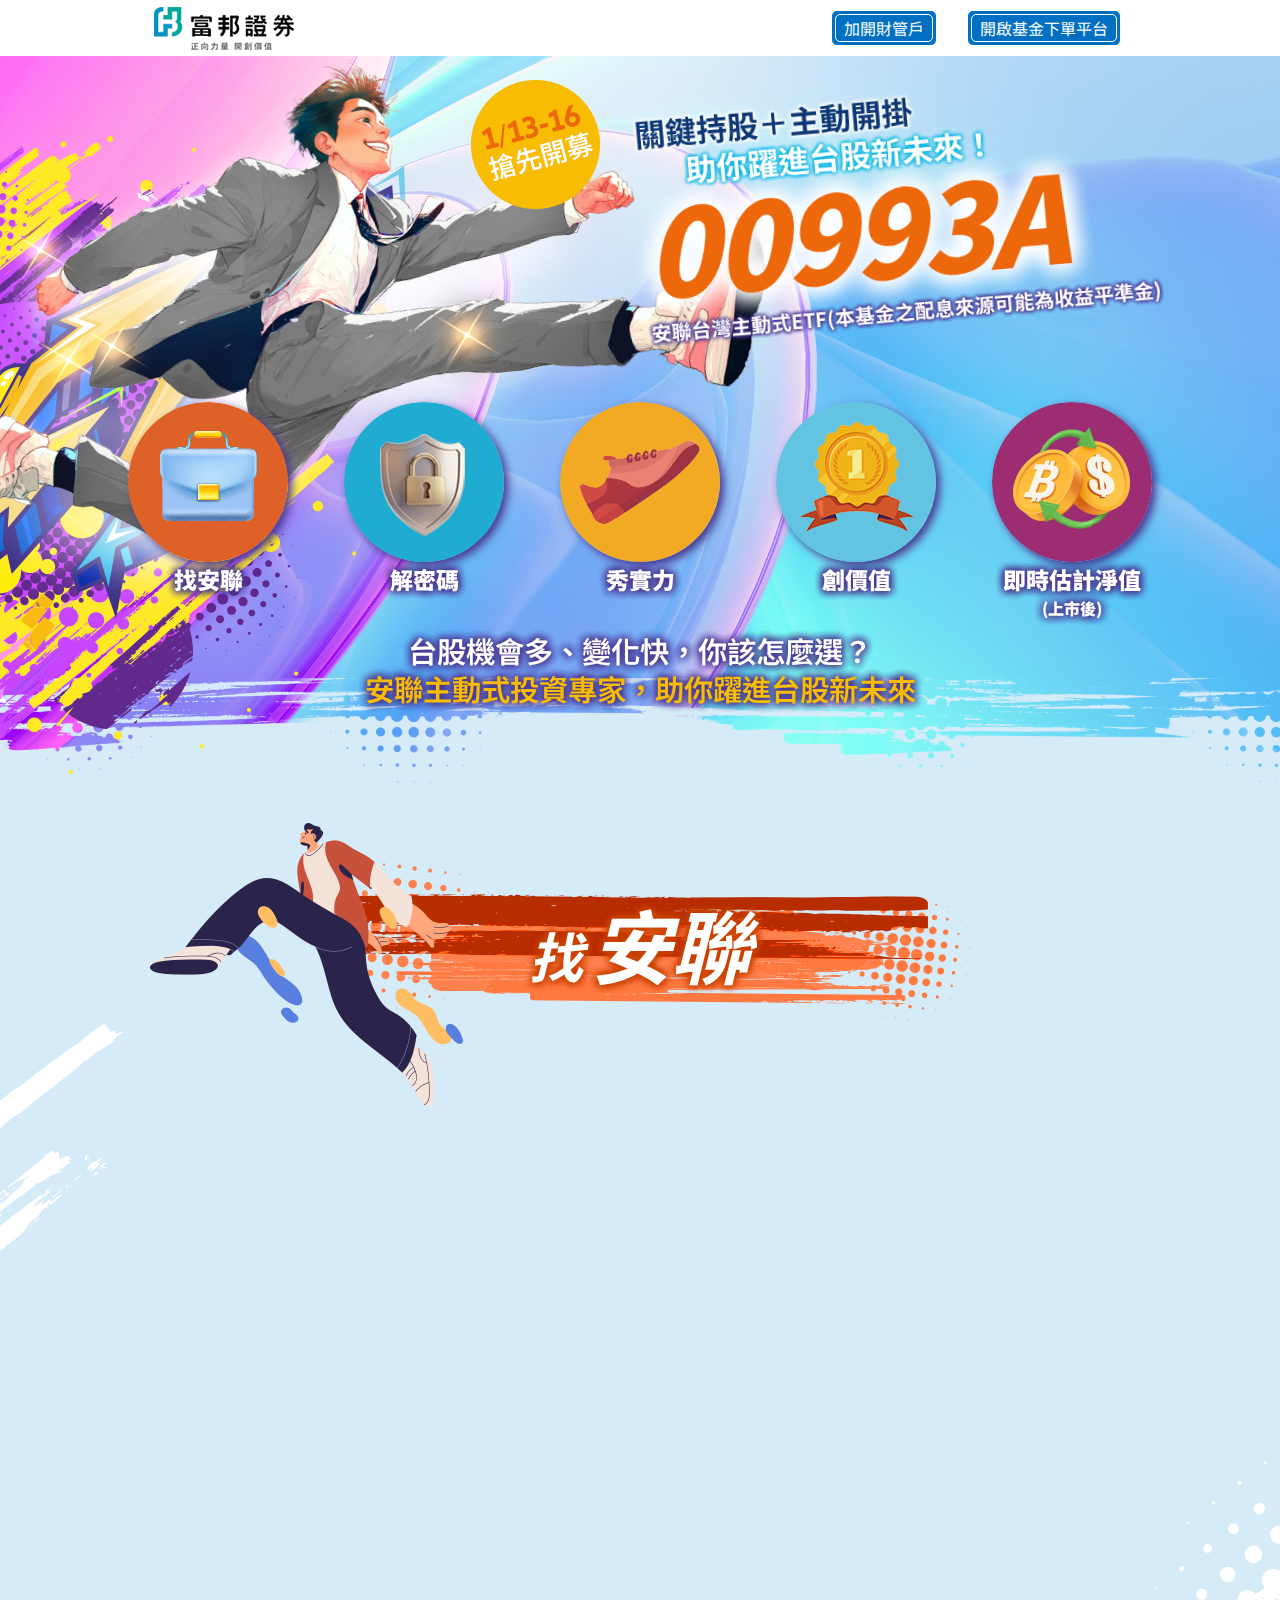
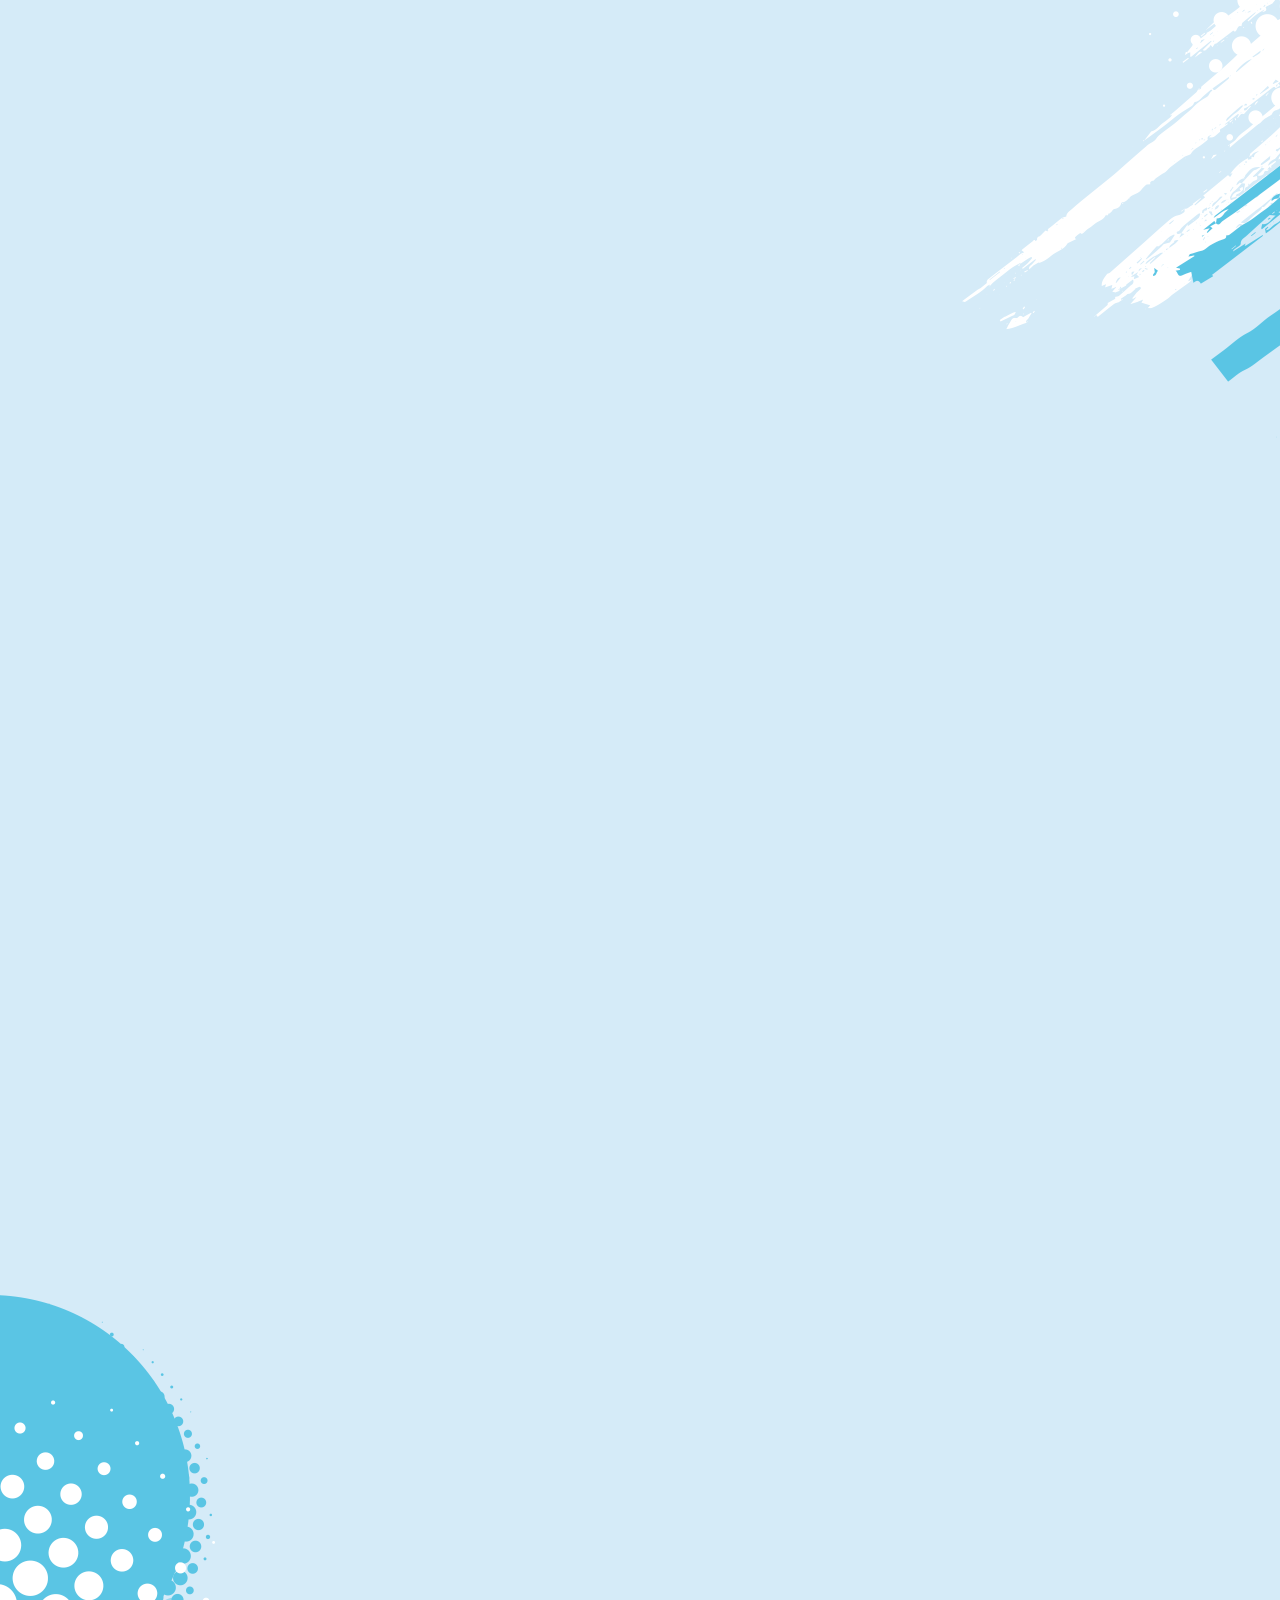
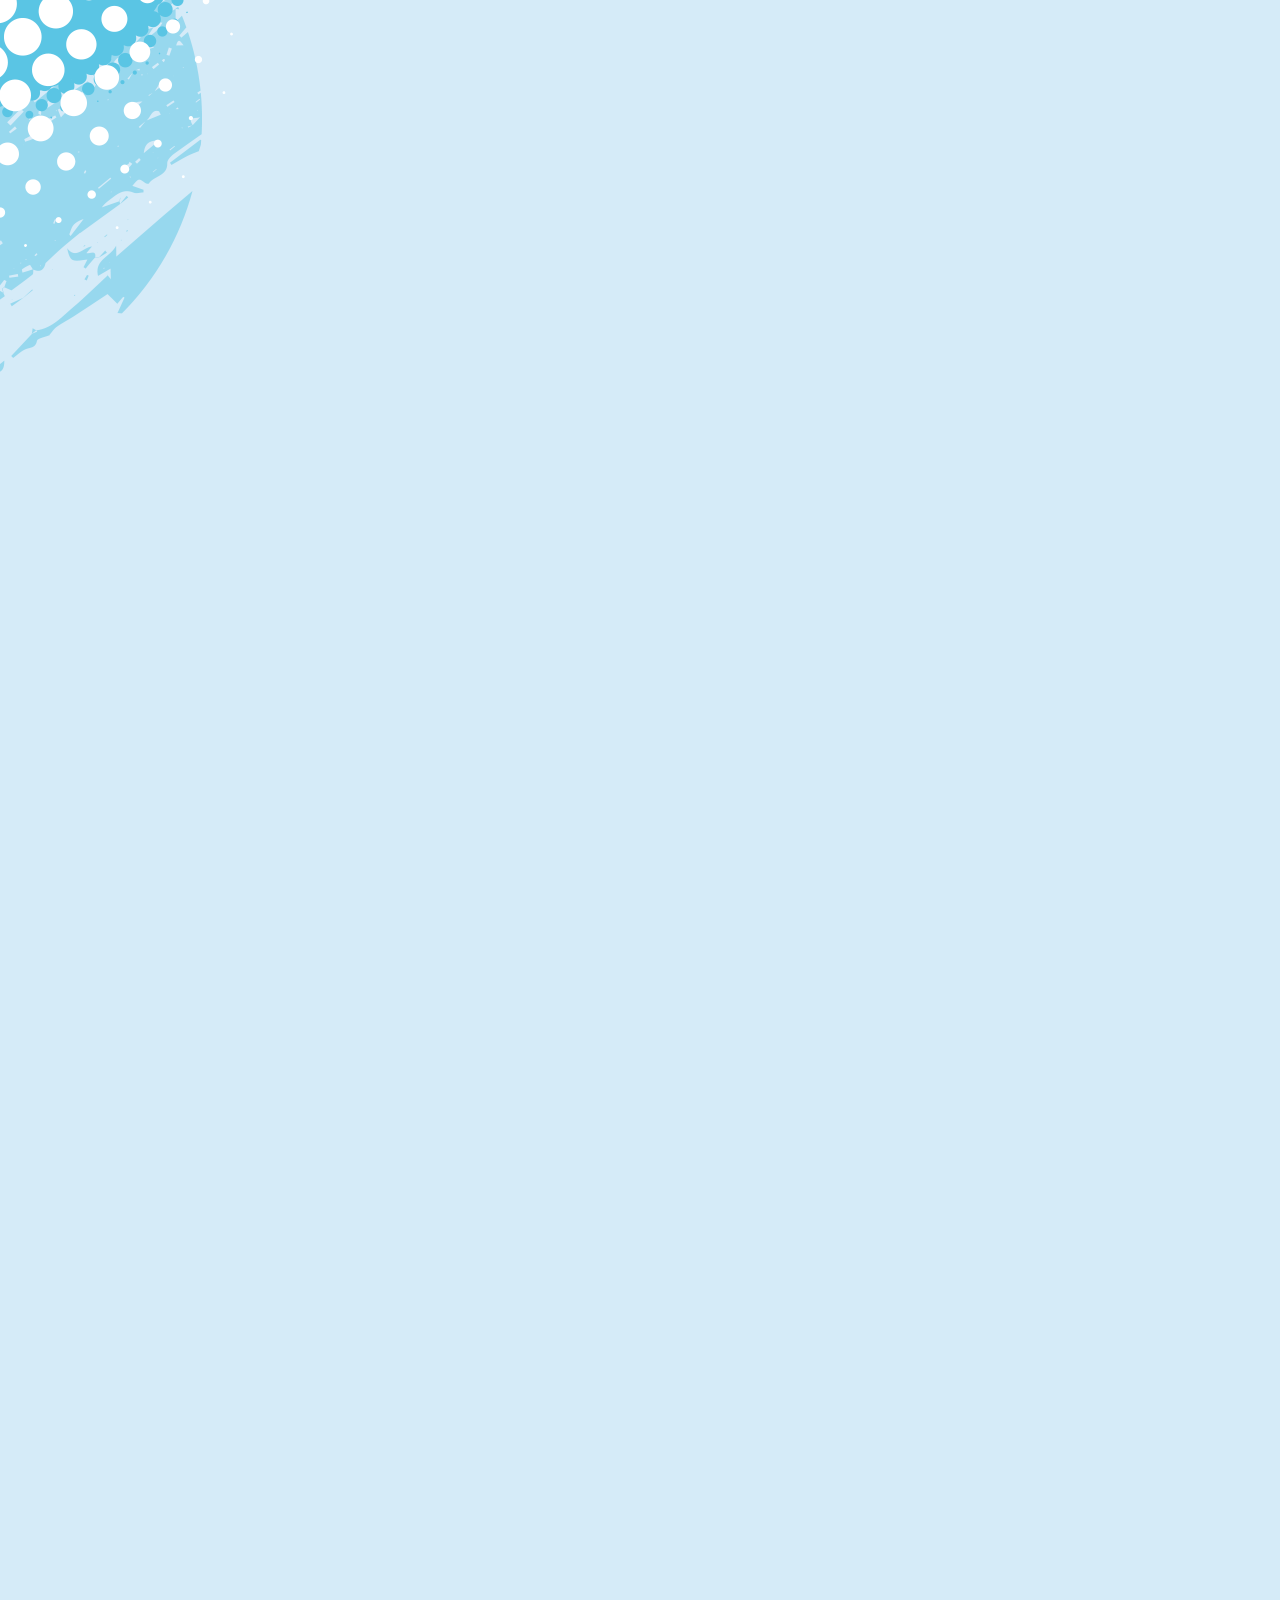
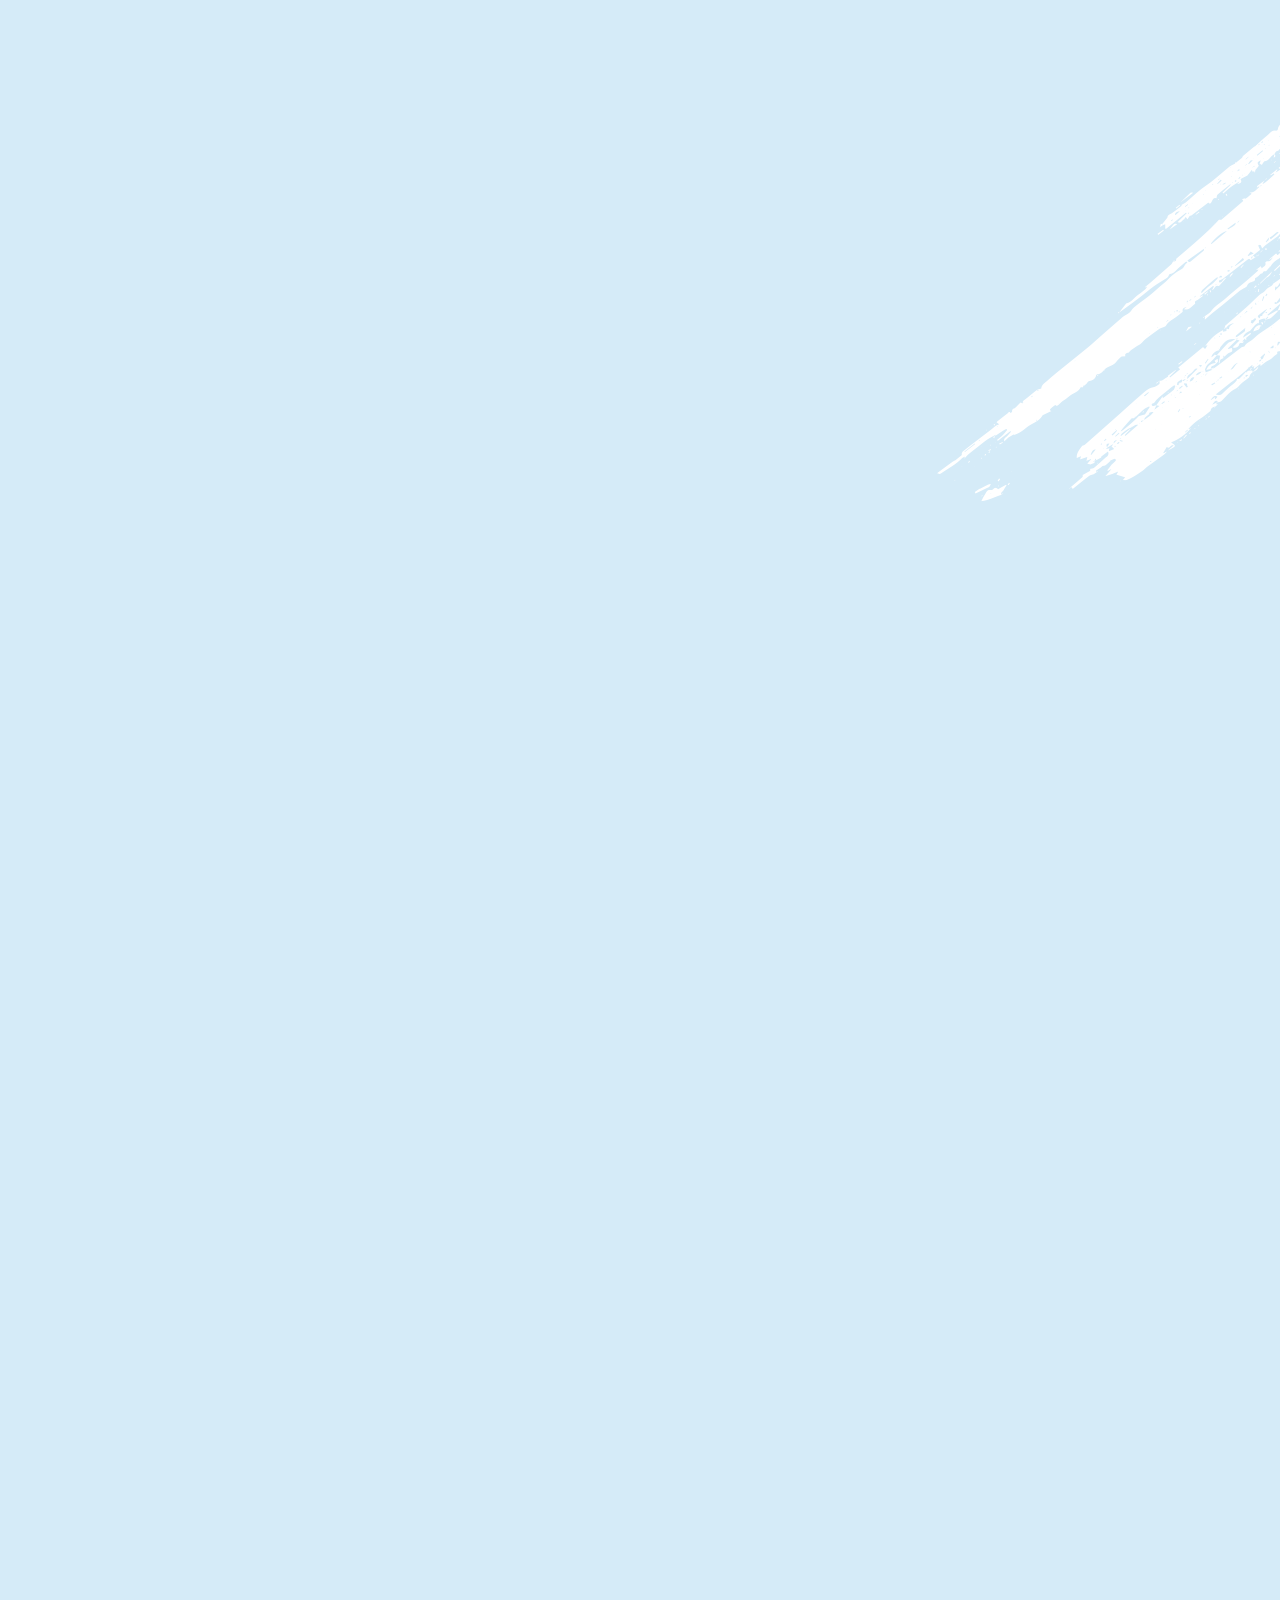
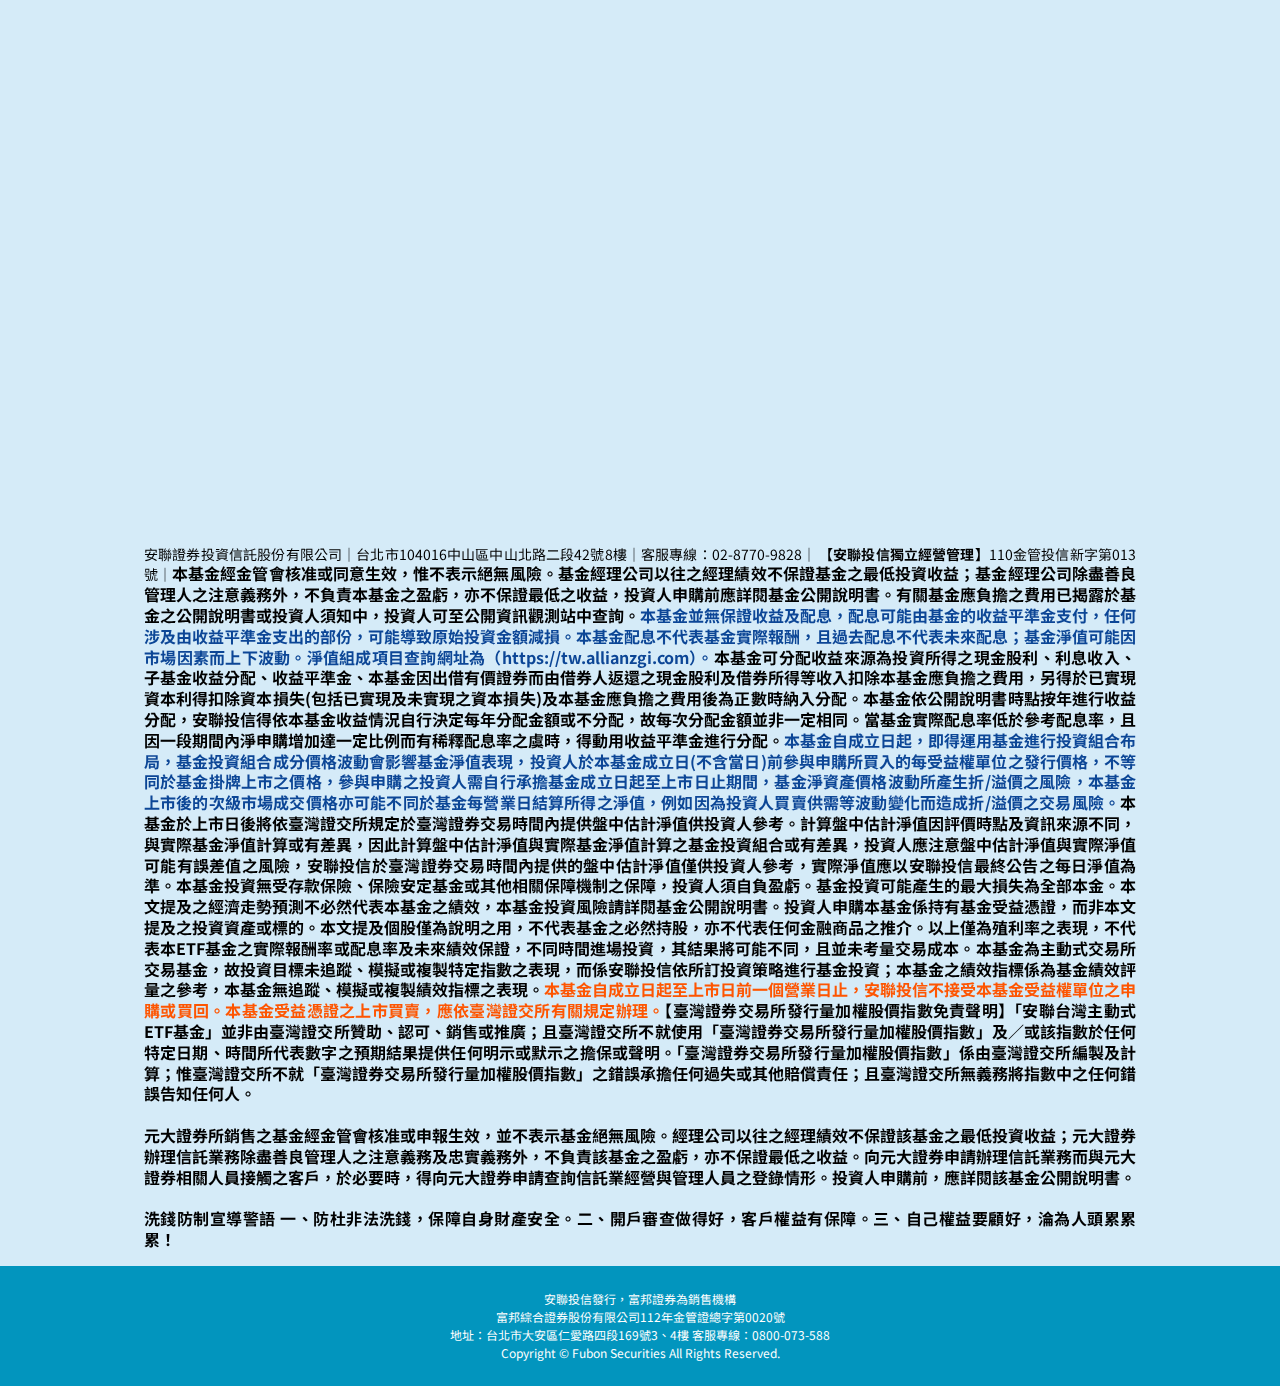
<file: fbs/index.html>
<!DOCTYPE html>
<html lang="zh-Hant-TW">
    <head>
        <meta charset="UTF-8" />
        <meta
            name="viewport"
            content="width=device-width, initial-scale=1.0, maximum-scale=1.0, user-scalable=no"
        />
        <title>titletitle</title>
        <meta property="og:title" content="titletitle" />
        <meta name="twitter:title" content="titletitle" />
        <meta name="description" content="descriptiondescription" />
        <meta property="og:description" content="descriptiondescription" />
        <meta name="twitter:description" content="descriptiondescription" />

        <link rel="icon" href="./images/favicon.ico" />

        <meta name="format-detection" content="telephone=no" />
        <meta property="og:type" content="website" />
        <!-- <meta property="fb:app_id" content="xxxx" /> -->

        <!-- <meta property="og:image" content="images/fb.jpg" />
        <meta name="twitter:image" content="images/fb.jpg" />
        <meta property="og:image:width" content="1200" />
        <meta property="og:image:height" content="630" /> -->

        <!-- <link rel="canonical" href="https://xxx/xxx" />
        <meta property="og:url" content="https://xxx/xxx" /> -->

        <link
            rel="stylesheet"
            href="https://fonts.googleapis.com/css?family=Noto+Sans+TC:400,700,900&amp;display=swap"
        />

        <link rel="stylesheet" href="css/reset.css" />

        <!-- <link rel="preload" href="images/" /> -->

        <link
            rel="stylesheet"
            href="https://cdnjs.cloudflare.com/ajax/libs/font-awesome/6.7.2/css/all.min.css"
        />

        <script src="https://unpkg.com/aos@2.3.1/dist/aos.js"></script>
        <link
            href="https://unpkg.com/aos@2.3.1/dist/aos.css"
            rel="stylesheet"
        />

        <script src="plugins/vue/vue.prod.js"></script>

        <link rel="stylesheet" href="css/index.css" />
    </head>
    <body>
        <div id="app" v-cloak>
            <header class="header">
                <div class="base-wrapper">
                    <img
                        class="logo"
                        src="./images/logo.png"
                        alt="元大證券Logo"
                    />
                    <div class="link">
                        <a href="https://mopen.fbs.com.tw/eOpen/?utm_source#/main/home" target="_blank">加開財管戶</a>
                        <a href="https://www.fbs.com.tw/e17.htm" target="_blank">開啟基金下單平台</a>
                    </div>
                </div>
            </header>

            <main class="main">
                <section class="section-banner">
                    <img
                        class="pic-people"
                        src="./images/01_people.png"
                        alt="人"
                    />
                    <img
                        class="pic-date"
                        src="./images/01_openingDate.png"
                        alt="1/13~16搶先預購"
                    />

                    <h1 class="text-main">
                        <div class="title-main" data-aos="fade-right">
                            關鍵持股＋主動開掛
                        </div>
                        <div
                            class="title-desc"
                            data-aos="fade-right"
                            data-aos-delay="500"
                        >
                            助你躍進台股新未來！
                        </div>
                        <div
                            class="title-fundcode"
                            data-aos="zoom-in"
                            data-aos-delay="1000"
                        >
                            00993A
                        </div>
                        <div
                            data-aos="zoom-in"
                            data-aos-delay="1500"
                            class="title-fundname"
                        >
                            安聯台灣主動式ETF<span class="warning"
                                >(本基金之配息來源可能為收益平準金)</span
                            >
                        </div>
                    </h1>

                    <div
                        class="icon-bar"
                        data-aos="fade-up"
                        data-aos-delay="2000"
                    >
                        <div class="icon-item">
                            <a href="#A1">
                            <img
                                class="pic-icon"
                                src="./images/01_button_01.png"
                                alt="找安聯"
                            />
                            <div class="icon-text">找安聯</div>
                            </a>
                        </div>
                        <div class="icon-item">
                            <a href="#B1">
                            <img
                                class="pic-icon"
                                src="./images/01_button_02.png"
                                alt="解密碼"
                            />
                            <div class="icon-text">解密碼</div>
                            </a>
                        </div>
                        <div class="icon-item">
                            <a href="#C1">
                            <img
                                class="pic-icon"
                                src="./images/01_button_03.png"
                                alt="秀實力"
                            />
                            <div class="icon-text">秀實力</div>
                            </a>
                        </div>
                        <div class="icon-item">
                            <a href="#D1">
                            <img
                                class="pic-icon"
                                src="./images/01_button_04.png"
                                alt="創價值"
                            />
                            <div class="icon-text">創價值</div>
                            </a>
                        </div>
                        <div class="icon-item">
                            <a href="#E1">
                            <img
                                class="pic-icon"
                                src="./images/01_button_05.png"
                                alt="即時估計淨值(上市後)"
                            />
                            <div class="icon-text">
                                即時估計淨值
                                <div class="small">(上市後)</div>
                            </div>
                            </a>
                        </div>
                    </div>

                    <h2
                        class="text-desc"
                        data-aos="fade-up"
                        data-aos-delay="2500"
                    >
                        <div class="desc-1">
                            台股機會多、變化快，你該怎麼選？
                        </div>
                        <div class="desc-2">
                            安聯主動式投資專家，<span>助你躍進台股新未來</span>
                        </div>
                    </h2>
                </section>

                <section class="section-1" id="A1">
                    <img
                        class="pic-main-bg-1"
                        src="./images/02_bgDeco01.png"
                        alt="背景圖"
                        loading="lazy"
                    />
                    <img
                        class="pic-main-bg-2"
                        src="./images/02_bgDeco02.png"
                        alt="背景圖"
                        loading="lazy"
                    />
                    <div class="base-wrapper">
                        <div class="base-h3-title" data-aos="fade-up">
                            <img
                                class="pic-title"
                                src="./images/02_section01_titleBg.png"
                                alt="找安聯"
                                loading="lazy"
                            />
                            <h3 class="text">
                                找<span class="strong">安聯</span>
                            </h3>
                        </div>
                        <article class="base-content" data-aos="flip-right">
                            <img
                                class="pic-bg-top"
                                src="./images/02_section01_bgDeco_right.png"
                                alt="背景圖"
                                loading="lazy"
                            />
                            <img
                                class="pic-bg-bottom"
                                src="./images/02_section01_bgDeco_left.png"
                                alt="背景圖"
                                loading="lazy"
                            />
                            <div class="title">
                                <img
                                    class="pic-star"
                                    src="./images/02_subtitleDeco_Star.png"
                                    alt="星星"
                                    loading="lazy"
                                />
                                選台股 <br class="hidden-md" />
                                <span class="strong">找主動式投資專家</span>
                            </div>
                            <div class="desc">
                                安聯台股基金中長期績效表現有目共賭
                            </div>
                            <picture>
                                <source
                                    media="(min-width: 768px)"
                                    srcset="./images/02_section01_Chart.png"
                                />
                                <img
                                    class="pic-chart"
                                    src="./images/02_section01_Chart_m.png"
                                    alt="圖表"
                                    loading="lazy"
                                />
                            </picture>
                            <div class="remark">
                                <span class="text-sm"
                                    >資料來源：Lipper、台幣計算; 資料日期:
                                    2025/10/31。</span
                                ><span class="font-bold"
                                    >四分位排名是將基金與同類型基金按照績效排序後的分級結果，排名前25%為第一四分位，依此類推，共分四級。基金績效表現按資產淨值為基礎計算，配息滾入再投資。如投資人以非基金計價幣別之貨幣申購基金，須自行承擔匯率變動之風險。<span
                                        class="strong-2"
                                        >投資人因不同時間進場，將有不同之投資績效，過去績效亦不代表未來績效之保證。</span
                                    >
                                    <span class="strong">
                                        本文所提及之基金僅為說明台股共同基金投資團隊之用，不必然代表本基金績效表現，亦不構成任何金融商品之推薦或投資建議。本檔ETF與上述三檔台股共同基金具有不同之產品架構與投資策略
                                        ，投資人應審慎評估，基金過去績效不代表未來績效之保證。</span
                                    >本頁面所包含的部分基金資訊係由
                                    Lipper（Refinitiv
                                    旗下公司）提供，並受以下聲明約束：版權所有 ©
                                    2025 Refinitiv。保留一切權利。Lipper
                                    對內容之任何錯誤或延遲，或因信賴該內容而採取的任何行動，不負任何責任。</span
                                >
                            </div>
                        </article>
                    </div>
                </section>

                <section class="section-2" id="B1">
                    <img
                        class="pic-main-bg-3"
                        src="./images/02_bgDeco03.png"
                        alt="背景圖"
                        loading="lazy"
                    />
                    <div class="base-wrapper">
                        <div class="base-h3-title" data-aos="fade-up">
                            <img
                                class="pic-title"
                                src="./images/02_section02_titleBg.png"
                                alt="解密碼"
                                loading="lazy"
                            />
                            <h3 class="text">
                                解<span class="strong">密碼</span>
                            </h3>
                        </div>
                        <article class="base-content" data-aos="flip-right">
                            <img
                                class="pic-bg-top"
                                src="./images/02_section02_bgDeco_right.png"
                                alt="背景圖"
                                loading="lazy"
                            />
                            <img
                                class="pic-bg-bottom"
                                src="./images/02_section02_bgDeco_left.png"
                                alt="背景圖"
                                loading="lazy"
                            />
                            <div class="title">
                                <img
                                    class="pic-star"
                                    src="./images/02_subtitleDeco_Star.png"
                                    alt="星星"
                                    loading="lazy"
                                />
                                關鍵持股 <span class="strong">潛力開掛</span>
                            </div>
                            <div class="desc">
                                關鍵持股集中度高 <span>掌握潛力標的爆發契機</span>
                            </div>
                            <img
                                class="pic-chart"
                                src="./images/02_section02_Chart01.png"
                                alt="圖表"
                                loading="lazy"
                            />
                            <div class="remark">
                                *以截至2025/10/31的投資規劃試算投組為基準<br /><br />
                                <span class="text-sm"
                                    >資料來源: 安聯投信，Bloomberg，資料日期:
                                    2025/10/31。</span
                                ><span class="strong font-bold"
                                    >以上資訊為依目前市況下之模擬投資規劃，僅為參考性質，實際投資組合將依進場時點而有所調整。投資人申購本基金係持有基金受益憑證，而非本文提及之投資資產或標的。本文提及個股僅為說明之用，不代表基金之必然持股，亦不代表任何金融商品之推介。本文所提供的資訊亦不應被視為對任何特定證券或投資策略的推薦。投資涉及風險，過去之績效亦不代表未來績效之保證。</span
                                >
                            </div>

                            <div class="title title-2">
                                <img
                                    class="pic-star"
                                    src="./images/02_subtitleDeco_Star.png"
                                    alt="星星"
                                    loading="lazy"
                                />
                                主動選股 <br class="hidden-md" /><span
                                    class="strong"
                                    >找到更多神山！</span
                                >
                            </div>
                            <div class="desc">
                                <span class="strong comma">台股不只護國神山</span>主動選擇，更有機會
                            </div>
                            
                            <picture>
                                <source
                                    media="(min-width: 768px)"
                                    srcset="./images/02_section02_Chart02.png"
                                />
                                <img
                                    class="pic-chart"
                                    src="./images/02_section02_Chart02_m.png"
                                    alt="圖表"
                                    loading="lazy"
                                />
                            </picture>
                            <div class="remark">
                                <span class="text-sm">台股約1,800家上市櫃公司，各年度超越護國神山*家數統計</span>
                                <span class="text-sm"
                                    >資料來源：Bloomberg、安聯投信整理，收盤價、總報酬率計算，2025/10/31。</span
                                ><span class="font-bold"
                                    >*護國神山係指台灣上市公司中的全球晶圓代工龍頭公司。投資人無法直接投資指數，本資料僅為市場歷史數值統計概況說明，非基金績效表現之預測。<span
                                        class="strong-2"
                                        >投資人申購本基金係持有基金受益憑證，而非本文提及之投資資產或標的。投資人因不同時間進場，將有不同之投資績效，過去之績效亦不代表未來績效之保證。</span
                                    ><span class="strong"
                                        >本基金為主動式交易所交易基金，故投資目標未追蹤、模擬或複製特定指數之表現，而係本公司依所訂投資策略進行基金投資；本基金之績效指標係為基金績效評量之參考，本基金無追蹤、模擬或複製績效指標之表現。</span
                                    ></span
                                >
                            </div>
                        </article>
                    </div>
                </section>

                <section class="section-3" id="C1">
                    <div class="base-wrapper">
                        <div class="base-h3-title" data-aos="fade-up">
                            <img
                                class="pic-title"
                                src="./images/02_section03_titleBg.png"
                                alt="秀實力"
                                loading="lazy"
                            />
                            <h3 class="text">
                                秀<span class="strong">實力</span>
                            </h3>
                        </div>
                        <article class="base-content" data-aos="flip-right">
                            <img
                                class="pic-bg-top"
                                src="./images/02_section03_bgDeco_right.png"
                                alt="背景圖"
                                loading="lazy"
                            />
                            <img
                                class="pic-bg-bottom"
                                src="./images/02_section03_bgDeco_left.png"
                                alt="背景圖"
                                loading="lazy"
                            />
                            <div class="title">
                                <img
                                    class="pic-star"
                                    src="./images/02_subtitleDeco_Star.png"
                                    alt="星星"
                                    loading="lazy"
                                />
                                金獎***強隊 <br class="hidden-md" /><span
                                    class="strong"
                                    >規模大 口碑傳千億</span
                                >
                            </div>
                            <div class="desc">
                                <span class="strong comma">連結14年榮獲100項大獎</span>獲獎實力見證，專業值得信賴！
                            </div>
                            <picture>
                                <source
                                    media="(min-width: 768px)"
                                    srcset="./images/02_section03_Chart.png"
                                />
                                <img
                                    class="pic-chart"
                                    src="./images/02_section03_Chart_m.png"
                                    alt="圖表"
                                    loading="lazy"
                                />
                            </picture>
                            <div class="remark">
                                <span class="text-sm"
                                    >資料來源：投信投顧公會、安聯投信整理。</span
                                >
                                <span class="font-bold"
                                    >*2015/9/30-2025/9/30在投信投顧公會之「股票型-國內投資」基金分類中，安聯投信管理規模約1232.1億元，為所有投信公司中規模最大。相關資料係依據投信投顧公會公布之基金統計資訊整理，僅供了解市場狀況之用，並不構成任何投資建議或保證。基金過去之績效不代表未來績效之保證。**安聯投信旗下首檔主動式台股基金-安聯台灣大壩基金成立於2000年4月10日。***完整得獎紀錄請至官網tw.allianzgi.com瀏覽。資料來源：
                                    Benchmark、Asia Asset
                                    Management、湯森路透理柏台灣基金獎、商周Smart智富台灣基金獎、台北金融研究發展基金會、台灣期貨交易所、Citywire、安聯投信整理，2025/10</span
                                >
                            </div>
                        </article>
                    </div>
                </section>

                <section class="section-4" id="D1">
                    <img
                        class="pic-main-bg-4"
                        src="./images/02_bgDeco04.png"
                        alt="背景圖"
                        loading="lazy"
                    />
                    <div class="base-wrapper">
                        <div class="base-h3-title" data-aos="fade-up">
                            <img
                                class="pic-title"
                                src="./images/02_section04_titleBg.png"
                                alt="創價值"
                                loading="lazy"
                            />
                            <h3 class="text">
                                創<span class="strong">價值</span>
                            </h3>
                        </div>
                        <article class="base-content" data-aos="flip-right">
                            <img
                                class="pic-bg-top"
                                src="./images/02_section04_bgDeco_right.png"
                                alt="背景圖"
                                loading="lazy"
                            />
                            <img
                                class="pic-bg-bottom"
                                src="./images/02_section04_bgDeco_left.png"
                                alt="背景圖"
                                loading="lazy"
                            />
                            <img
                                class="pic-magnifier"
                                src="./images/02_section04_magnifier.png"
                                alt="放大鏡"
                                loading="lazy"
                            />
                            <div class="title">
                                <img
                                    class="pic-star"
                                    src="./images/02_subtitleDeco_Star.png"
                                    alt="星星"
                                    loading="lazy"
                                />
                                市場瞬息萬變 <br class="hidden-md" /><span
                                    class="strong"
                                    >主動才是關鍵</span
                                >
                            </div>
                            <div class="desc">
                                安聯台股團隊精選股票池為底 <span>創造超額報酬機會</span>
                            </div>
                            <picture>
                                <source
                                    media="(min-width: 768px)"
                                    srcset="./images/02_section04_Chart01.png"
                                />
                                <img
                                    class="pic-chart"
                                    src="./images/02_section04_Chart01_m.png"
                                    alt="圖表"
                                    loading="lazy"
                                />
                            </picture>
                            <div class="remark">
                                <span class="text-sm"
                                    >資料來源：安聯投信整理， 2025年。</span
                                ><span class="font-bold"
                                    >上述投資策略與流程無法保證在所有投資市場情況下均有效，投資人應依據其個人風險狀況，尤其是在市場低迷時期，評估其長期投資能力。*資料來源：
                                    Benchmark、Asia Asset
                                    Management、湯森路透理柏台灣基金獎、商周Smart智富台灣基金獎等多項獎項，完整得獎紀錄請至官網tw.allianzgi.com瀏覽，2025/10</span
                                >
                            </div>

                            <div class="title title-2">
                                <img
                                    class="pic-star"
                                    src="./images/02_subtitleDeco_Star.png"
                                    alt="星星"
                                    loading="lazy"
                                />
                                讓資產 <br class="hidden-md" /><span
                                    class="strong"
                                    >隨市場脈動成長</span
                                >
                            </div>
                            <div class="desc">重點聚焦持股</div>
                            <picture>
                                <source
                                    media="(min-width: 768px)"
                                    srcset="./images/02_section04_Chart02.png"
                                />
                                <img
                                    class="pic-chart"
                                    src="./images/02_section04_Chart02_m.png"
                                    alt="圖表"
                                    loading="lazy"
                                />
                            </picture>
                            <div class="remark">
                                <span class="text-sm"
                                    >資料來源: 安聯投信，Bloomberg，資料日期:
                                    2025/10/31。</span
                                ><spna class="strong font-bold"
                                    >以上資訊為依目前市況下之模擬投資規劃，僅為參考性質，實際投資組合將依進場時點而有所調整。投資人申購本基金條件有基金受益憑證，而非本文提及之投資資產或標的。本文提及個股僅為說明之用，不代表基金之必然持股，亦不代表任何金融商品之推介。本文所提供的資訊亦不應被視為對任何特定證券或投資策略的推薦。投資涉及風險，過去之績效亦不代表未來績效之保證。</spna
                                >
                            </div>
                        </article>
                    </div>
                </section>

                <section class="section-5" id="E1">
                    <div class="base-wrapper">
                        <article class="base-content" data-aos="flip-right">
                            <div class="title">
                                <img
                                    class="pic-star"
                                    src="./images/02_subtitleDeco_Star.png"
                                    alt="星星"
                                    loading="lazy"
                                />目前投資規畫
                            </div>
                            <picture>
                                <source
                                    media="(min-width: 768px)"
                                    srcset="./images/03_section_chart01.png"
                                />
                                <img
                                    class="pic-chart"
                                    src="./images/03_section_chart01_m.png"
                                    alt="圖表"
                                    loading="lazy"
                                />
                            </picture>
                            <div class="remark">
                                <span class="text-sm"
                                    >資料來源：安聯投信，Bloomberg，資料日期：2025/10/31。</span
                                ><span class="strong font-bold"
                                    >以上資訊為依目前市況下之模擬投資規劃，僅為參考性質，實際投資組合將依進場時點而有所調整。投資人申購本基金係持有基金受益憑證，而非本文提及之投資資產或標的。本文提及個股僅為說明之用，不代表基金之必然持股，亦不代表任何金融商品之推介。本文所提供的資訊亦不應被視為對任何特定證券或投資策略的推薦。投資涉及風險，過去之績效亦不代表未來績效之保證。</span
                                >
                            </div>

                            <div class="title title-2">
                                <img
                                    class="pic-star"
                                    src="./images/02_subtitleDeco_Star.png"
                                    alt="星星"
                                    loading="lazy"
                                />基本資料
                            </div>
                            <div class="desc">
                                <div class="strong">安聯台灣主動式ETF<span class="gray">(本基金之配息來源可能為收益平準金)</span></div>
                            </div>
                            <picture>
                                <source
                                    media="(min-width: 768px)"
                                    srcset="./images/03_section_chart02.png"
                                />
                                <img
                                    class="pic-chart"
                                    src="./images/03_section_chart02_m.png"
                                    alt="圖表"
                                    loading="lazy"
                                />
                            </picture>
                            <div class="remark">
                                <span class="text-sm"
                                    >資料來源：安聯投信整理，2025/11。</span
                                ><span class="font-bold"
                                    ><span class="strong"
                                        >*本基金並無保證收益及配息，配息可能由基金的收益平準金支付，任何涉及由收益平準金支出的部份，可能導致原始投資金額減損。本基金配息不代表基金實際報酬，且過去配息不代表未來配息；基金淨值可能因市場因素而上下波動。淨值組成項目查詢網址為（tw.allianzgi.com）。</span
                                    >本基金可分配收益來源為投資所得之現金股利、利息收入、子基金收益分配、收益平準金、本基金因出借有價證券而由借券人返還之現金股利及借券所得等收入，扣除本基金應負擔之費用，另得於已實現資本利得扣除資本損失(包括已實現及未實現之資本損失)及本基金應負擔之費用後為正數時納入分配。本基金依公開說明書時點按年進行收益分配，本公司得依本基金收益情況自行決定每年分配金額或不分配，故每次分配金額並非一定相同。當基金實際配息率低於參考配息率，且因一段期間內淨申購增加達一定比例而有稀釋配息率之虞時，得動用收益平準金進行分配。**【臺灣證券交易所發行量加權股價指數免責聲明】「安聯台灣主動式ETF基金」並非由臺灣證交所贊助、認可、銷售或推廣；且臺灣證交所不就使用「臺灣證券交易所發行量加權股價指數」及／或該指數於任何特定日期、時間所代表數字之預期結果提供任何明示或默示之擔保或聲明。「臺灣證券交易所發行量加權股價指數」係由臺灣證交所編製及計算；惟臺灣證交所不就「臺灣證券交易所發行量加權股價指數」之錯誤承擔任何過失或其他賠償責任；且臺灣證交所無義務將指數中之任何錯誤告知任何人。本基金為主動式交易所交易基金，主要投資於台灣上市櫃股票，因我國證券市場交易量及制度幾近成熟，故波動風險相對於其它單一新興國家低；此外，本基金投資風險還包括：類股過度集中之風險、產業景氣循環之風險、流動性風險、從事證券相關商品交易之風險、以及投資地區政治、社會或經濟變動之風險等，因此本公司參照投信投顧公會編製之「基金風險報酬等級分類標準」將本基金風險報酬等級定為RR4；前述投信投顧公會編製之分類標準係計算過去5年基金淨值波動度標準差，以標準差區間予以分類等級，分類為RR1-RR5五級，數字越大代表風險越高。此等級分類係基於一般市場狀況反映市場價格波動風險，無法涵蓋所有風險(如：投資標的產業風險、信用風險、流動性風險等)，不宜作為投資唯一依據，投資人仍應注意所投資基金個別的風險。請投資人注意申購基金前應詳閱公開說明書，充分評估基金投資特性與風險，更多基金評估之相關資料(如年化標準差、Alpha、Beta及Sharpe值等)可至投信投顧公會網站之「基金績效及評估指標查詢專區」(www.sitca.org.tw/index_pc.aspx)查詢。</span
                                >
                            </div>
                        </article>
                    </div>
                </section>
            </main>

            <aside class="sidebar">
                <a class="sidebar-item" title="立即開戶" href="/">立即開戶</a>
                <a class="sidebar-item" title="如何申購" href="/">如何申購</a>
                <a class="sidebar-item" title="立即申購" href="/">立即申購</a>
            </aside>

            <footer class="footer">
                <section class="base-wrapper">
                    <em>安聯證券投資信託股份有限公司│台北市104016中山區中山北路二段42號8樓│客服專線：02-8770-9828│
                    <span class="font-bold">【安聯投信獨立經營管理】</span>110金管投信新字第013號│</em><span class="font-bold"
                        >本基金經金管會核准或同意生效，惟不表示絕無風險。基金經理公司以往之經理績效不保證基金之最低投資收益；基金經理公司除盡善良管理人之注意義務外，不負責本基金之盈虧，亦不保證最低之收益，投資人申購前應詳閱基金公開說明書。有關基金應負擔之費用已揭露於基金之公開說明書或投資人須知中，投資人可至公開資訊觀測站中查詢。<span
                            class="strong-1"
                            >本基金並無保證收益及配息，配息可能由基金的收益平準金支付，任何涉及由收益平準金支出的部份，可能導致原始投資金額減損。本基金配息不代表基金實際報酬，且過去配息不代表未來配息；基金淨值可能因市場因素而上下波動。淨值組成項目查詢網址為（https://tw.allianzgi.com）。</span
                        >本基金可分配收益來源為投資所得之現金股利、利息收入、子基金收益分配、收益平準金、本基金因出借有價證券而由借券人返還之現金股利及借券所得等收入扣除本基金應負擔之費用，另得於已實現資本利得扣除資本損失(包括已實現及未實現之資本損失)及本基金應負擔之費用後為正數時納入分配。本基金依公開說明書時點按年進行收益分配，安聯投信得依本基金收益情況自行決定每年分配金額或不分配，故每次分配金額並非一定相同。當基金實際配息率低於參考配息率，且因一段期間內淨申購增加達一定比例而有稀釋配息率之虞時，得動用收益平準金進行分配。<span
                            class="strong-1"
                            >本基金自成立日起，即得運用基金進行投資組合布局，基金投資組合成分價格波動會影響基金淨值表現，投資人於本基金成立日(不含當日)前參與申購所買入的每受益權單位之發行價格，不等同於基金掛牌上市之價格，參與申購之投資人需自行承擔基金成立日起至上市日止期間，基金淨資產價格波動所產生折/溢價之風險，本基金上市後的次級市場成交價格亦可能不同於基金每營業日結算所得之淨值，例如因為投資人買賣供需等波動變化而造成折/溢價之交易風險。</span
                        >本基金於上市日後將依臺灣證交所規定於臺灣證券交易時間內提供盤中估計淨值供投資人參考。計算盤中估計淨值因評價時點及資訊來源不同，與實際基金淨值計算或有差異，因此計算盤中估計淨值與實際基金淨值計算之基金投資組合或有差異，投資人應注意盤中估計淨值與實際淨值可能有誤差值之風險，安聯投信於臺灣證券交易時間內提供的盤中估計淨值僅供投資人參考，實際淨值應以安聯投信最終公告之每日淨值為準。本基金投資無受存款保險、保險安定基金或其他相關保障機制之保障，投資人須自負盈虧。基金投資可能產生的最大損失為全部本金。本文提及之經濟走勢預測不必然代表本基金之績效，本基金投資風險請詳閱基金公開說明書。投資人申購本基金係持有基金受益憑證，而非本文提及之投資資產或標的。本文提及個股僅為說明之用，不代表基金之必然持股，亦不代表任何金融商品之推介。以上僅為殖利率之表現，不代表本ETF基金之實際報酬率或配息率及未來績效保證，不同時間進場投資，其結果將可能不同，且並未考量交易成本。本基金為主動式交易所交易基金，故投資目標未追蹤、模擬或複製特定指數之表現，而係安聯投信依所訂投資策略進行基金投資；本基金之績效指標係為基金績效評量之參考，本基金無追蹤、模擬或複製績效指標之表現。<span
                            class="strong-2"
                            >本基金自成立日起至上市日前一個營業日止，安聯投信不接受本基金受益權單位之申購或買回。本基金受益憑證之上市買賣，應依臺灣證交所有關規定辦理。</span
                        >【臺灣證券交易所發行量加權股價指數免責聲明】「安聯台灣主動式ETF基金」並非由臺灣證交所贊助、認可、銷售或推廣；且臺灣證交所不就使用「臺灣證券交易所發行量加權股價指數」及／或該指數於任何特定日期、時間所代表數字之預期結果提供任何明示或默示之擔保或聲明。「臺灣證券交易所發行量加權股價指數」係由臺灣證交所編製及計算；惟臺灣證交所不就「臺灣證券交易所發行量加權股價指數」之錯誤承擔任何過失或其他賠償責任；且臺灣證交所無義務將指數中之任何錯誤告知任何人。
                        <br />
                        <br />
                        元大證券所銷售之基金經金管會核准或申報生效，並不表示基金絕無風險。經理公司以往之經理績效不保證該基金之最低投資收益；元大證券辦理信託業務除盡善良管理人之注意義務及忠實義務外，不負責該基金之盈虧，亦不保證最低之收益。向元大證券申請辦理信託業務而與元大證券相關人員接觸之客戶，於必要時，得向元大證券申請查詢信託業經營與管理人員之登錄情形。投資人申購前，應詳閱該基金公開說明書。
                        <br />
                        <br />
                        洗錢防制宣導警語
                        一、防杜非法洗錢，保障自身財產安全。二、開戶審查做得好，客戶權益有保障。三、自己權益要顧好，淪為人頭累累累！</span
                    >
                </section>
                <section class="copyright">
          安聯投信發行，富邦證券為銷售機構<br>
          富邦綜合證券股份有限公司112年金管證總字第0020號<br>
          地址：台北市大安區仁愛路四段169號3、4樓 客服專線：0800-073-588<br>Copyright © Fubon
          Securities All Rights Reserved.
                </section>
            </footer>
        </div>

        <script src="js/main.min.js?v=20251127" type="module"></script>
    </body>
</html>
</file>
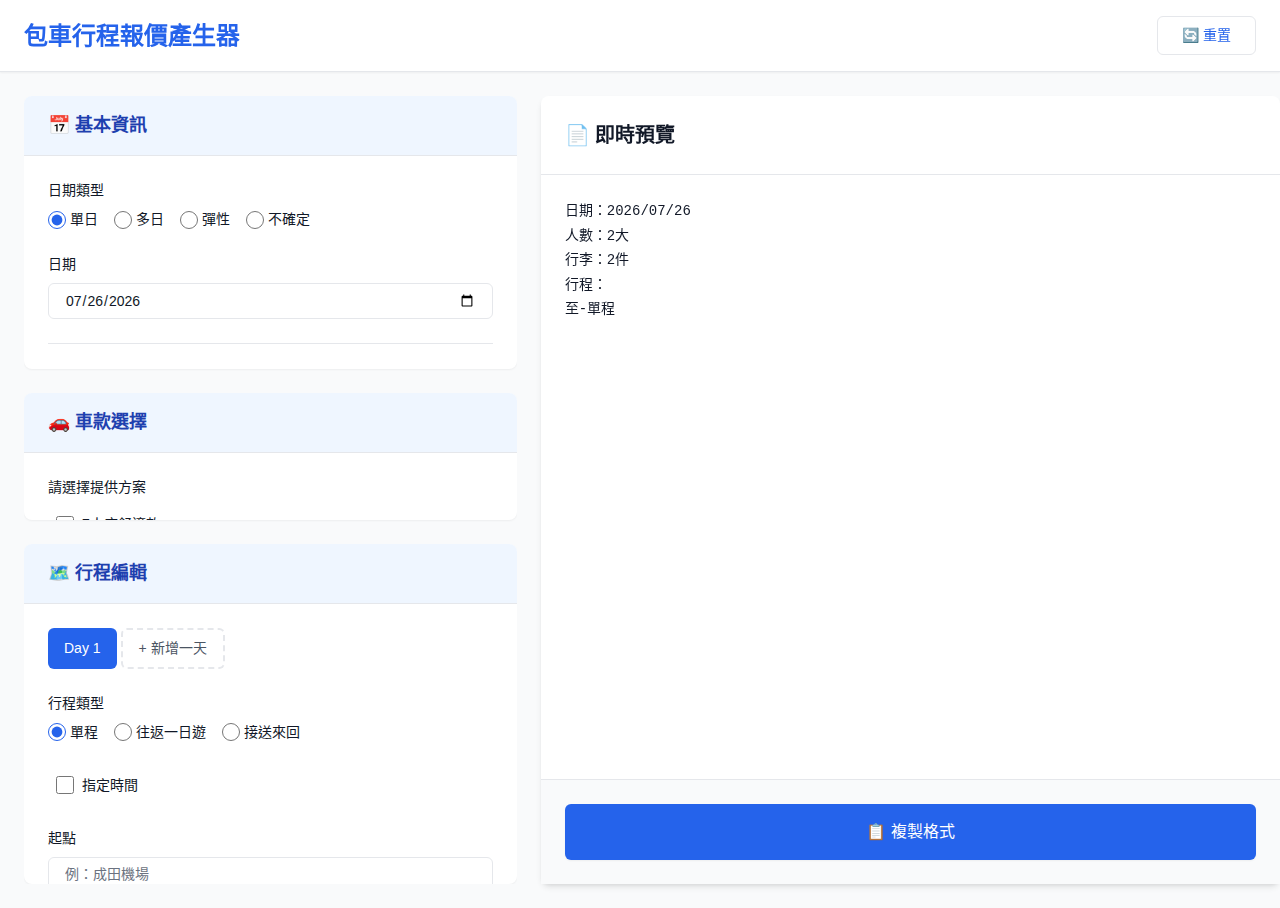
<file: fyservice/index.html>
<!DOCTYPE html>
<html lang="zh-TW">
<head>
  <meta charset="UTF-8">
  <meta name="viewport" content="width=device-width, initial-scale=1.0">
  <meta name="description" content="包車行程報價產生器 - 旅乘日本自由行包車內部工具">
  <title>包車行程報價產生器</title>
  <link rel="stylesheet" href="styles/main.css">
</head>
<body>
  
  <!-- 主容器 -->
  <div class="container">
    
    <!-- 頂部標題列 -->
    <header class="header">
      <h1 class="header-title">包車行程報價產生器</h1>
      <div class="header-actions">
        <button class="btn btn-secondary" id="btnReset" type="button">
          🔄 重置
        </button>
      </div>
    </header>
    
    <!-- 主要內容區 -->
    <main class="main-content">
      
      <!-- 左側編輯區 -->
      <aside class="editor-panel">
        
        <!-- 基本資訊區塊 -->
        <section class="section section-basic">
          <h2 class="section-title">📅 基本資訊</h2>
          <div class="section-content">
            
            <!-- 日期選擇 -->
            <div class="form-group">
              <label class="form-label">日期類型</label>
              <div class="radio-group">
                <label class="radio-label">
                  <input type="radio" name="dateType" value="single" checked>
                  <span>單日</span>
                </label>
                <label class="radio-label">
                  <input type="radio" name="dateType" value="multiple">
                  <span>多日</span>
                </label>
                <label class="radio-label">
                  <input type="radio" name="dateType" value="flexible">
                  <span>彈性</span>
                </label>
                <label class="radio-label">
                  <input type="radio" name="dateType" value="uncertain">
                  <span>不確定</span>
                </label>
              </div>
            </div>
            
            <!-- 單日日期 -->
            <div class="form-group" id="singleDateGroup">
              <label class="form-label" for="singleDate">日期</label>
              <input type="date" id="singleDate" class="form-input">
            </div>
            
            <!-- 多日日期 -->
            <div class="form-group hidden" id="multipleDateGroup">
              <label class="form-label" for="startDate">起始日</label>
              <input type="date" id="startDate" class="form-input">
              <label class="form-label" for="endDate">結束日</label>
              <input type="date" id="endDate" class="form-input">
            </div>
            
            <div class="divider"></div>
            
            <!-- 人數設定 -->
            <div class="form-group">
              <label class="form-label">👥 人數</label>
              
              <div class="counter-group">
                <label class="counter-label">大人</label>
                <div class="counter">
                  <button type="button" class="counter-btn" data-action="decrease" data-target="adults">−</button>
                  <input type="number" id="adults" class="counter-input" value="2" min="0" max="50">
                  <button type="button" class="counter-btn" data-action="increase" data-target="adults">+</button>
                </div>
              </div>
              
              <div class="counter-group">
                <label class="counter-label">小孩</label>
                <div class="counter">
                  <button type="button" class="counter-btn" data-action="decrease" data-target="kids">−</button>
                  <input type="number" id="kids" class="counter-input" value="0" min="0" max="20">
                  <button type="button" class="counter-btn" data-action="increase" data-target="kids">+</button>
                </div>
              </div>
              
              <!-- 小孩年齡 -->
              <div id="kidsAgeGroup" class="kids-age-group hidden">
                <!-- 動態生成 -->
              </div>
            </div>
            
            <div class="divider"></div>
            
            <!-- 行李設定 -->
            <div class="form-group">
              <label class="form-label">🧳 行李</label>
              
              <div class="counter-group">
                <label class="counter-label">行李件數</label>
                <div class="counter">
                  <button type="button" class="counter-btn" data-action="decrease" data-target="luggage">−</button>
                  <input type="number" id="luggage" class="counter-input" value="2" min="0" max="50">
                  <button type="button" class="counter-btn" data-action="increase" data-target="luggage">+</button>
                </div>
              </div>
              
              <div class="counter-group">
                <label class="counter-label">推車</label>
                <div class="counter">
                  <button type="button" class="counter-btn" data-action="decrease" data-target="stroller">−</button>
                  <input type="number" id="stroller" class="counter-input" value="0" min="0" max="10">
                  <button type="button" class="counter-btn" data-action="increase" data-target="stroller">+</button>
                </div>
              </div>
              
              <div class="counter-group">
                <label class="counter-label">登機箱</label>
                <div class="counter">
                  <button type="button" class="counter-btn" data-action="decrease" data-target="carryOn">−</button>
                  <input type="number" id="carryOn" class="counter-input" value="0" min="0" max="10">
                  <button type="button" class="counter-btn" data-action="increase" data-target="carryOn">+</button>
                </div>
              </div>
            </div>
            
            <div class="divider"></div>
            
            <!-- 汽座顯示（自動計算） -->
            <div class="form-group">
              <label class="form-label">🪑 汽座（自動計算）</label>
              <div id="carSeatDisplay" class="info-display">
                <p class="text-muted">無需汽座</p>
              </div>
            </div>
            
          </div>
        </section>
        
        <!-- 車款選擇區塊 -->
        <section class="section section-vehicle">
          <h2 class="section-title">🚗 車款選擇</h2>
          <div class="section-content">
            
            <!-- 系統建議 -->
            <div id="vehicleSuggestion" class="suggestion-box hidden">
              <p class="suggestion-label">💡 系統建議：</p>
              <p id="suggestionText" class="suggestion-text"></p>
            </div>
            
            <!-- 車款選項 -->
            <div class="form-group">
              <label class="form-label">請選擇提供方案</label>
              <div class="checkbox-group">
                <label class="checkbox-label">
                  <input type="checkbox" name="vehicle" value="7座" data-capacity-people="6" data-capacity-luggage="4">
                  <span>7人座舒適款</span>
                </label>
                <label class="checkbox-label">
                  <input type="checkbox" name="vehicle" value="10座" data-capacity-people="9" data-capacity-luggage="7">
                  <span>10人座海獅</span>
                </label>
                <label class="checkbox-label">
                  <input type="checkbox" name="vehicle" value="14座" data-capacity-people="13" data-capacity-luggage="10">
                  <span>14人座海獅</span>
                </label>
                <label class="checkbox-label">
                  <input type="checkbox" name="vehicle" value="19座" data-capacity-people="18" data-capacity-luggage="15">
                  <span>19座考斯特</span>
                </label>
              </div>
            </div>
            
            <!-- 已選車款提示 -->
            <div id="selectedVehicles" class="selected-info hidden">
              <p class="text-info"></p>
            </div>
            
          </div>
        </section>
        
        <!-- 行程編輯區塊 -->
        <section class="section section-itinerary">
          <h2 class="section-title">🗺️ 行程編輯</h2>
          <div class="section-content">
            
            <!-- Day Tabs -->
            <div class="day-tabs" id="dayTabs">
              <button class="day-tab active" data-day="1">Day 1</button>
              <button class="day-tab-add" id="btnAddDay">+ 新增一天</button>
            </div>
            
            <!-- Day 編輯區 -->
            <div id="dayEditors">
              <!-- Day 1 預設 -->
              <div class="day-editor active" data-day="1">
                
                <!-- 行程類型 -->
                <div class="form-group">
                  <label class="form-label">行程類型</label>
                  <div class="radio-group">
                    <label class="radio-label">
                      <input type="radio" name="tripType_1" value="oneway" checked>
                      <span>單程</span>
                    </label>
                    <label class="radio-label">
                      <input type="radio" name="tripType_1" value="roundtrip">
                      <span>往返一日遊</span>
                    </label>
                    <label class="radio-label">
                      <input type="radio" name="tripType_1" value="shuttle">
                      <span>接送來回</span>
                    </label>
                  </div>
                </div>
                
                <!-- 指定時間 -->
                <div class="form-group">
                  <label class="checkbox-label">
                    <input type="checkbox" class="time-checkbox" data-day="1">
                    <span>指定時間</span>
                  </label>
                  <input type="time" class="form-input time-input hidden" data-day="1">
                </div>
                
                <!-- 起點 -->
                <div class="form-group">
                  <label class="form-label">起點</label>
                  <input type="text" class="form-input origin-input" placeholder="例：成田機場" data-day="1">
                </div>
                
                <!-- 終點（單程專用） -->
                <div class="form-group destination-group">
                  <label class="form-label">終點</label>
                  <input type="text" class="form-input destination-input" placeholder="例：東京市區" data-day="1">
                </div>
                
                <!-- 景點（往返一日遊專用） -->
                <div class="form-group spots-group hidden">
                  <label class="form-label">景點串接</label>
                  <div class="spots-container" data-day="1">
                    <div class="spot-item">
                      <input type="text" class="form-input spot-input" placeholder="景點名稱">
                      <button type="button" class="btn-remove-spot">×</button>
                    </div>
                  </div>
                  <button type="button" class="btn btn-secondary btn-add-spot" data-day="1">+ 新增景點</button>
                </div>
                
                <!-- 樂園選擇（接送來回專用） -->
                <div class="form-group theme-park-group hidden">
                  <label class="form-label">樂園</label>
                  <select class="form-input theme-park-select" data-day="1">
                    <option value="迪士尼">東京迪士尼</option>
                    <option value="環球影城">大阪環球影城</option>
                    <option value="其他">其他（自訂）</option>
                  </select>
                  <input type="text" class="form-input theme-park-custom hidden" placeholder="請輸入樂園名稱" data-day="1">
                </div>
                
                <!-- 用車時數 -->
                <div class="form-group">
                  <label class="form-label">用車時數</label>
                  <div class="time-suggestion" data-day="1">
                    <p class="suggestion-label">💡 建議：不標註（單程）</p>
                  </div>
                  <select class="form-input hours-select" data-day="1">
                    <option value="">不標註</option>
                    <option value="6">6 小時</option>
                    <option value="8">8 小時</option>
                    <option value="10">10 小時</option>
                    <option value="12">12 小時</option>
                    <option value="custom">手動輸入</option>
                  </select>
                  <input type="number" class="form-input hours-custom hidden" placeholder="輸入時數" min="1" max="24" data-day="1">
                </div>
                
                <!-- 過夜設定 -->
                <div class="form-group">
                  <label class="checkbox-label">
                    <input type="checkbox" class="overnight-checkbox" data-day="1">
                    <span>當晚司機留在當地（支付住宿費）</span>
                  </label>
                  <div class="overnight-details hidden" data-day="1">
                    <input type="text" class="form-input overnight-location" placeholder="過夜地點（自動帶入終點）" readonly data-day="1">
                    <p class="text-info">💡 標註 *宿，時數建議調整為 10 小時</p>
                  </div>
                </div>
                
                <!-- 車款選擇 -->
                <div class="form-group">
                  <label class="form-label">此天使用車款</label>
                  <div class="day-vehicle-options" data-day="1">
                    <!-- 動態生成 -->
                    <p class="text-muted">請先在「車款選擇」區塊選擇車款</p>
                  </div>
                </div>
                
                <div class="divider"></div>
                
                <!-- 預覽 -->
                <div class="day-preview">
                  <label class="form-label">預覽</label>
                  <div class="preview-text" data-day="1">
                    <!-- 動態生成 -->
                  </div>
                </div>
                
              </div>
            </div>
            
          </div>
        </section>
        
      </aside>
      
      <!-- 右側預覽區 -->
      <section class="preview-panel">
        <div class="preview-header">
          <h2 class="preview-title">📄 即時預覽</h2>
          <button class="btn-toggle-preview" id="btnTogglePreview">
            <span class="toggle-text">收合</span>
          </button>
        </div>
        
        <div class="preview-content" id="previewContent">
          <div class="preview-output" id="previewOutput">
            <p class="text-muted">請填寫左側資訊，預覽將即時更新</p>
          </div>
        </div>
        
        <div class="preview-actions">
          <button class="btn btn-primary btn-copy" id="btnCopy">
            📋 複製格式
          </button>
        </div>
      </section>
      
    </main>
    
  </div>
  
  <!-- Toast 通知 -->
  <div class="toast hidden" id="toast">
    <span class="toast-message"></span>
  </div>
  
  <script src="scripts/config.js"></script>
  <script src="scripts/calculator.js"></script>
  <script src="scripts/formatter.js"></script>
  <script src="scripts/main.js"></script>
  
</body>
</html>
</file>
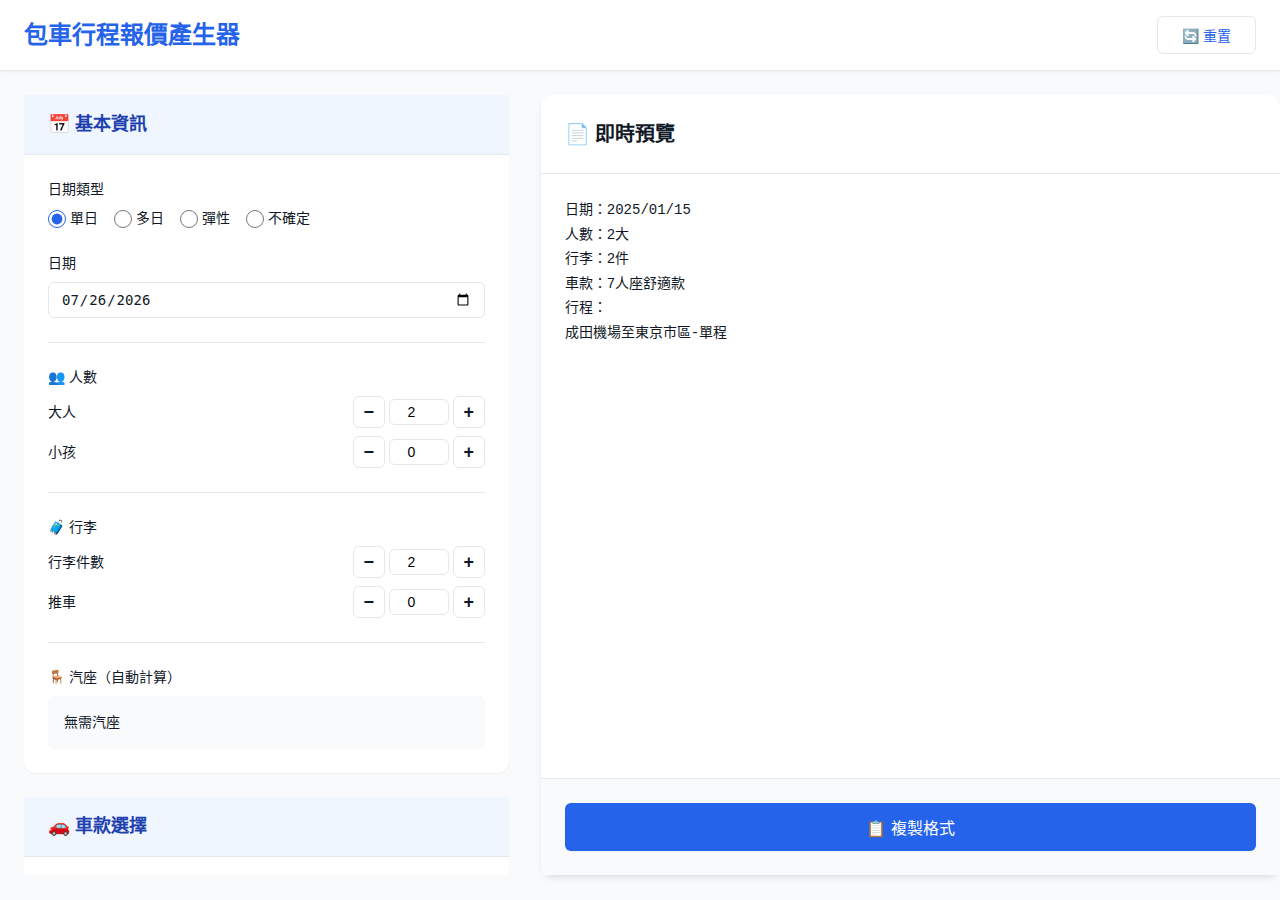
<file: fyservice/demo.html>
<!DOCTYPE html>
<html lang="zh-TW">
<head>
  <meta charset="UTF-8">
  <meta name="viewport" content="width=device-width, initial-scale=1.0">
  <title>包車行程報價產生器</title>
  <style>
    /* CSS Reset */
    * {
      margin: 0;
      padding: 0;
      box-sizing: border-box;
    }

    body {
      font-family: -apple-system, BlinkMacSystemFont, "Segoe UI", Roboto, "Helvetica Neue", Arial, sans-serif;
      font-size: 16px;
      line-height: 1.5;
      color: #111827;
      background-color: #f9fafb;
    }

    /* 隱藏類別 */
    .hidden {
      display: none !important;
    }

    /* 主容器 */
    .container {
      max-width: 1920px;
      margin: 0 auto;
      min-height: 100vh;
      display: flex;
      flex-direction: column;
    }

    /* 頂部標題列 */
    .header {
      display: flex;
      align-items: center;
      justify-content: space-between;
      padding: 16px 24px;
      background-color: #ffffff;
      border-bottom: 1px solid #e5e7eb;
      box-shadow: 0 1px 2px 0 rgba(0, 0, 0, 0.05);
      position: sticky;
      top: 0;
      z-index: 1020;
    }

    .header-title {
      font-size: 24px;
      font-weight: 700;
      color: #2563eb;
    }

    .header-actions {
      display: flex;
      gap: 8px;
    }

    /* 主要內容區 */
    .main-content {
      flex: 1;
      display: flex;
      gap: 24px;
      padding: 24px;
    }

    /* 左側編輯區 */
    .editor-panel {
      flex: 0 0 40%;
      display: flex;
      flex-direction: column;
      gap: 24px;
      overflow-y: auto;
      max-height: calc(100vh - 120px);
      padding-right: 8px;
    }

    /* 滾動條樣式 */
    .editor-panel::-webkit-scrollbar {
      width: 8px;
    }

    .editor-panel::-webkit-scrollbar-track {
      background: #f3f4f6;
      border-radius: 9999px;
    }

    .editor-panel::-webkit-scrollbar-thumb {
      background: #d1d5db;
      border-radius: 9999px;
    }

    .editor-panel::-webkit-scrollbar-thumb:hover {
      background: #9ca3af;
    }

    /* 右側預覽區 */
    .preview-panel {
      flex: 0 0 60%;
      background-color: #ffffff;
      border-radius: 12px;
      box-shadow: 0 4px 6px -1px rgba(0, 0, 0, 0.1);
      display: flex;
      flex-direction: column;
      position: sticky;
      top: calc(64px + 24px);
      height: calc(100vh - 120px);
    }

    .preview-header {
      display: flex;
      align-items: center;
      justify-content: space-between;
      padding: 24px;
      border-bottom: 1px solid #e5e7eb;
    }

    .preview-title {
      font-size: 20px;
      font-weight: 600;
      color: #111827;
    }

    .preview-content {
      flex: 1;
      padding: 24px;
      overflow-y: auto;
    }

    .preview-content::-webkit-scrollbar {
      width: 8px;
    }

    .preview-content::-webkit-scrollbar-track {
      background: #f3f4f6;
      border-radius: 9999px;
    }

    .preview-content::-webkit-scrollbar-thumb {
      background: #d1d5db;
      border-radius: 9999px;
    }

    .preview-output {
      font-family: 'Courier New', monospace;
      font-size: 14px;
      line-height: 1.75;
      white-space: pre-wrap;
      word-wrap: break-word;
      color: #111827;
    }

    .preview-actions {
      padding: 24px;
      border-top: 1px solid #e5e7eb;
      background-color: #f9fafb;
    }

    /* 區塊 */
    .section {
      background-color: #ffffff;
      border-radius: 12px;
      box-shadow: 0 1px 2px 0 rgba(0, 0, 0, 0.05);
      overflow: visible;
    }

    .section-title {
      padding: 16px 24px;
      background-color: #eff6ff;
      border-bottom: 1px solid #e5e7eb;
      font-size: 18px;
      font-weight: 600;
      color: #1e40af;
    }

    .section-content {
      padding: 24px;
    }

    /* 按鈕 */
    .btn {
      padding: 8px 24px;
      border: none;
      border-radius: 6px;
      font-size: 14px;
      font-weight: 500;
      text-align: center;
      cursor: pointer;
      transition: all 0.2s;
      display: inline-flex;
      align-items: center;
      justify-content: center;
      gap: 4px;
    }

    .btn:active {
      transform: translateY(1px);
    }

    .btn-primary {
      background-color: #2563eb;
      color: #ffffff;
      box-shadow: 0 1px 2px 0 rgba(0, 0, 0, 0.05);
    }

    .btn-primary:hover {
      background-color: #1d4ed8;
      box-shadow: 0 4px 6px -1px rgba(0, 0, 0, 0.1);
    }

    .btn-secondary {
      background-color: #ffffff;
      color: #2563eb;
      border: 1px solid #e5e7eb;
    }

    .btn-secondary:hover {
      background-color: #eff6ff;
      border-color: #2563eb;
    }

    .btn-copy {
      width: 100%;
      font-size: 16px;
      padding: 12px 24px;
    }

    /* 表單 */
    .form-group {
      margin-bottom: 24px;
    }

    .form-group:last-child {
      margin-bottom: 0;
    }

    .form-label {
      display: block;
      margin-bottom: 8px;
      font-size: 14px;
      font-weight: 500;
      color: #111827;
    }

    .form-input {
      width: 100%;
      padding: 8px 12px;
      border: 1px solid #e5e7eb;
      border-radius: 6px;
      font-size: 14px;
      color: #111827;
      background-color: #ffffff;
      transition: all 0.2s;
    }

    .form-input:hover {
      border-color: #d1d5db;
    }

    .form-input:focus {
      outline: none;
      border-color: #2563eb;
      box-shadow: 0 0 0 3px rgba(37, 99, 235, 0.1);
    }

    .form-input::placeholder {
      color: #6b7280;
    }

    /* Radio 群組 */
    .radio-group {
      display: flex;
      flex-wrap: wrap;
      gap: 16px;
    }

    .radio-label {
      display: inline-flex;
      align-items: center;
      gap: 4px;
      cursor: pointer;
      font-size: 14px;
      color: #111827;
      user-select: none;
    }

    .radio-label input[type="radio"] {
      width: 18px;
      height: 18px;
      margin: 0;
      cursor: pointer;
      accent-color: #2563eb;
    }

    .radio-label:hover {
      color: #2563eb;
    }

    /* Checkbox 群組 */
    .checkbox-group {
      display: flex;
      flex-direction: column;
      gap: 8px;
    }

    .checkbox-label {
      display: inline-flex;
      align-items: center;
      gap: 8px;
      cursor: pointer;
      font-size: 14px;
      color: #111827;
      user-select: none;
      padding: 8px;
      border-radius: 6px;
      transition: background-color 0.2s;
    }

    .checkbox-label input[type="checkbox"] {
      width: 18px;
      height: 18px;
      margin: 0;
      cursor: pointer;
      accent-color: #2563eb;
    }

    .checkbox-label:hover {
      background-color: #eff6ff;
    }

    /* 計數器 */
    .counter-group {
      display: flex;
      align-items: center;
      justify-content: space-between;
      margin-bottom: 8px;
    }

    .counter-label {
      font-size: 14px;
      color: #111827;
      flex: 1;
    }

    .counter {
      display: flex;
      align-items: center;
      gap: 4px;
    }

    .counter-btn {
      width: 32px;
      height: 32px;
      border: 1px solid #e5e7eb;
      border-radius: 6px;
      background-color: #ffffff;
      color: #111827;
      font-size: 18px;
      font-weight: 700;
      cursor: pointer;
      display: flex;
      align-items: center;
      justify-content: center;
      transition: all 0.2s;
    }

    .counter-btn:hover {
      background-color: #eff6ff;
      border-color: #2563eb;
      color: #2563eb;
    }

    .counter-btn:active {
      transform: scale(0.95);
    }

    .counter-input {
      width: 60px;
      text-align: center;
      padding: 4px 8px;
      border: 1px solid #e5e7eb;
      border-radius: 6px;
      font-size: 14px;
      font-weight: 500;
    }

    /* 分隔線 */
    .divider {
      height: 1px;
      background-color: #e5e7eb;
      margin: 24px 0;
    }

    /* 文字樣式 */
    .text-muted {
      color: #6b7280;
      font-size: 14px;
    }

    .text-info {
      color: #3b82f6;
      font-size: 14px;
    }

    /* 建議框 */
    .suggestion-box {
      background-color: #eff6ff;
      border-left: 4px solid #2563eb;
      border-radius: 6px;
      padding: 16px;
      margin-bottom: 16px;
    }

    .suggestion-label {
      font-size: 14px;
      font-weight: 600;
      color: #2563eb;
      margin-bottom: 4px;
    }

    .suggestion-text {
      font-size: 14px;
      color: #111827;
      line-height: 1.5;
    }

    /* 資訊顯示 */
    .info-display {
      padding: 16px;
      background-color: #f9fafb;
      border-radius: 6px;
    }

    .info-display p {
      font-size: 14px;
      color: #111827;
      margin: 0;
    }

    /* Day Tabs */
    .day-tabs {
      display: flex;
      gap: 4px;
      margin-bottom: 24px;
      overflow-x: auto;
    }

    .day-tab {
      padding: 8px 16px;
      border: none;
      border-radius: 6px;
      background-color: #f3f4f6;
      color: #4b5563;
      font-size: 14px;
      font-weight: 500;
      white-space: nowrap;
      cursor: pointer;
      transition: all 0.2s;
    }

    .day-tab:hover {
      background-color: #dbeafe;
      color: #2563eb;
    }

    .day-tab.active {
      background-color: #2563eb;
      color: #ffffff;
    }

    .day-tab-add {
      padding: 8px 16px;
      border: 2px dashed #e5e7eb;
      border-radius: 6px;
      background-color: #ffffff;
      color: #4b5563;
      font-size: 14px;
      font-weight: 500;
      white-space: nowrap;
      cursor: pointer;
      transition: all 0.2s;
    }

    .day-tab-add:hover {
      border-color: #2563eb;
      color: #2563eb;
    }

    /* Day 編輯器 */
    .day-editor {
      display: none;
    }

    .day-editor.active {
      display: block;
    }

    /* 景點容器 */
    .spots-container {
      display: flex;
      flex-direction: column;
      gap: 8px;
      margin-bottom: 8px;
    }

    .spot-item {
      display: flex;
      gap: 8px;
      align-items: center;
    }

    .spot-item .form-input {
      flex: 1;
    }

    .btn-remove-spot {
      width: 32px;
      height: 32px;
      flex-shrink: 0;
      border: 1px solid #e5e7eb;
      border-radius: 6px;
      background-color: #ffffff;
      color: #ef4444;
      font-size: 20px;
      font-weight: 700;
      cursor: pointer;
      display: flex;
      align-items: center;
      justify-content: center;
      transition: all 0.2s;
    }

    .btn-remove-spot:hover {
      background-color: #fee2e2;
      border-color: #ef4444;
    }

    /* Toast 通知 */
    .toast {
      position: fixed;
      bottom: 32px;
      right: 32px;
      background-color: #1f2937;
      color: #ffffff;
      padding: 16px 24px;
      border-radius: 12px;
      box-shadow: 0 10px 15px -3px rgba(0, 0, 0, 0.1);
      z-index: 1080;
      transition: opacity 0.2s, transform 0.2s;
    }

    .toast.hidden {
      opacity: 0;
      transform: translateY(16px);
      pointer-events: none;
    }

    .toast.show {
      opacity: 1;
      transform: translateY(0);
    }

    /* 手機版 RWD */
    @media (max-width: 767px) {
      .header {
        padding: 16px;
      }

      .header-title {
        font-size: 20px;
      }

      .main-content {
        flex-direction: column;
        padding: 16px;
        gap: 0;
      }

      .editor-panel {
        flex: 1;
        max-height: none;
        overflow-y: visible;
        gap: 16px;
      }

      .section-title {
        padding: 16px;
        font-size: 16px;
      }

      .section-content {
        padding: 16px;
      }

      .preview-panel {
        position: fixed;
        bottom: 0;
        left: 0;
        right: 0;
        top: auto;
        height: auto;
        max-height: 50vh;
        border-radius: 12px 12px 0 0;
        box-shadow: 0 -4px 6px -1px rgba(0, 0, 0, 0.1);
        z-index: 1030;
      }

      .preview-header {
        padding: 16px;
      }

      .preview-title {
        font-size: 18px;
      }

      .preview-content {
        padding: 16px;
      }

      .preview-output {
        font-size: 22px;
        line-height: 1.6;
      }

      .preview-actions {
        padding: 16px;
      }

      .toast {
        left: 16px;
        right: 16px;
        bottom: 16px;
      }
    }

    /* 平板版 RWD */
    @media (min-width: 768px) and (max-width: 1023px) {
      .editor-panel {
        flex: 0 0 50%;
      }

      .preview-panel {
        flex: 0 0 50%;
      }
    }
  </style>
</head>
<body>
  
  <!-- 主容器 -->
  <div class="container">
    
    <!-- 頂部標題列 -->
    <header class="header">
      <h1 class="header-title">包車行程報價產生器</h1>
      <div class="header-actions">
        <button class="btn btn-secondary" id="btnReset" type="button">
          🔄 重置
        </button>
      </div>
    </header>
    
    <!-- 主要內容區 -->
    <main class="main-content">
      
      <!-- 左側編輯區 -->
      <aside class="editor-panel">
        
        <!-- 基本資訊區塊 -->
        <section class="section section-basic">
          <h2 class="section-title">📅 基本資訊</h2>
          <div class="section-content">
            
            <!-- 日期選擇 -->
            <div class="form-group">
              <label class="form-label">日期類型</label>
              <div class="radio-group">
                <label class="radio-label">
                  <input type="radio" name="dateType" value="single" checked>
                  <span>單日</span>
                </label>
                <label class="radio-label">
                  <input type="radio" name="dateType" value="multiple">
                  <span>多日</span>
                </label>
                <label class="radio-label">
                  <input type="radio" name="dateType" value="flexible">
                  <span>彈性</span>
                </label>
                <label class="radio-label">
                  <input type="radio" name="dateType" value="uncertain">
                  <span>不確定</span>
                </label>
              </div>
            </div>
            
            <!-- 單日日期 -->
            <div class="form-group" id="singleDateGroup">
              <label class="form-label" for="singleDate">日期</label>
              <input type="date" id="singleDate" class="form-input">
            </div>
            
            <!-- 多日日期 -->
            <div class="form-group hidden" id="multipleDateGroup">
              <label class="form-label" for="startDate">起始日</label>
              <input type="date" id="startDate" class="form-input">
              <label class="form-label" for="endDate">結束日</label>
              <input type="date" id="endDate" class="form-input">
            </div>
            
            <div class="divider"></div>
            
            <!-- 人數設定 -->
            <div class="form-group">
              <label class="form-label">👥 人數</label>
              
              <div class="counter-group">
                <label class="counter-label">大人</label>
                <div class="counter">
                  <button type="button" class="counter-btn" data-action="decrease" data-target="adults">−</button>
                  <input type="number" id="adults" class="counter-input" value="2" min="0">
                  <button type="button" class="counter-btn" data-action="increase" data-target="adults">+</button>
                </div>
              </div>

              <div class="counter-group">
                <label class="counter-label">小孩</label>
                <div class="counter">
                  <button type="button" class="counter-btn" data-action="decrease" data-target="kids">−</button>
                  <input type="number" id="kids" class="counter-input" value="0" min="0">
                  <button type="button" class="counter-btn" data-action="increase" data-target="kids">+</button>
                </div>
              </div>
            </div>
            
            <div class="divider"></div>
            
            <!-- 行李設定 -->
            <div class="form-group">
              <label class="form-label">🧳 行李</label>
              
              <div class="counter-group">
                <label class="counter-label">行李件數</label>
                <div class="counter">
                  <button type="button" class="counter-btn" data-action="decrease" data-target="luggage">−</button>
                  <input type="number" id="luggage" class="counter-input" value="2" min="0">
                  <button type="button" class="counter-btn" data-action="increase" data-target="luggage">+</button>
                </div>
              </div>

              <div class="counter-group">
                <label class="counter-label">推車</label>
                <div class="counter">
                  <button type="button" class="counter-btn" data-action="decrease" data-target="carryOn">−</button>
                  <input type="number" id="carryOn" class="counter-input" value="0" min="0">
                  <button type="button" class="counter-btn" data-action="increase" data-target="carryOn">+</button>
                </div>
              </div>
            </div>
            
            <div class="divider"></div>
            
            <!-- 汽座顯示 -->
            <div class="form-group">
              <label class="form-label">🪑 汽座（自動計算）</label>
              <div class="info-display">
                <p class="text-muted">無需汽座</p>
              </div>
            </div>
            
          </div>
        </section>
        
        <!-- 車款選擇區塊 -->
        <section class="section section-vehicle">
          <h2 class="section-title">🚗 車款選擇</h2>
          <div class="section-content">
            
            <!-- 系統建議 -->
            <div class="suggestion-box">
              <p class="suggestion-label">💡 系統建議：</p>
              <p class="suggestion-text">2大 + 2件行李，建議 7座</p>
            </div>
            
            <!-- 車款選項 -->
            <div class="form-group">
              <label class="form-label">請選擇提供方案</label>
              <div class="checkbox-group">
                <label class="checkbox-label">
                  <input type="checkbox" name="vehicle" value="7座" checked>
                  <span>7人座舒適款</span>
                </label>
                <label class="checkbox-label">
                  <input type="checkbox" name="vehicle" value="10座">
                  <span>10人座海獅</span>
                </label>
                <label class="checkbox-label">
                  <input type="checkbox" name="vehicle" value="14座">
                  <span>14人座海獅</span>
                </label>
                <label class="checkbox-label">
                  <input type="checkbox" name="vehicle" value="19座">
                  <span>19座考斯特</span>
                </label>
              </div>
            </div>
            
          </div>
        </section>
        
        <!-- 行程編輯區塊 -->
        <section class="section section-itinerary">
          <h2 class="section-title">🗺️ 行程編輯</h2>
          <div class="section-content">
            
            <!-- Day Tabs -->
            <div class="day-tabs">
              <button class="day-tab active">Day 1</button>
              <button class="day-tab-add">+ 新增一天</button>
            </div>
            
            <!-- Day 1 編輯區 -->
            <div class="day-editor active">
              
              <!-- 行程類型 -->
              <div class="form-group">
                <label class="form-label">行程類型</label>
                <div class="radio-group">
                  <label class="radio-label">
                    <input type="radio" name="tripType_1" value="oneway" checked>
                    <span>單程</span>
                  </label>
                  <label class="radio-label">
                    <input type="radio" name="tripType_1" value="roundtrip">
                    <span>往返一日遊</span>
                  </label>
                  <label class="radio-label">
                    <input type="radio" name="tripType_1" value="shuttle">
                    <span>接送來回</span>
                  </label>
                </div>
              </div>
              
              <!-- 指定時間 -->
              <div class="form-group">
                <label class="checkbox-label">
                  <input type="checkbox">
                  <span>指定時間</span>
                </label>
                <input type="time" class="form-input hidden">
              </div>
              
              <!-- 起點 -->
              <div class="form-group">
                <label class="form-label">起點</label>
                <input type="text" class="form-input" placeholder="例：成田機場">
              </div>
              
              <!-- 終點 -->
              <div class="form-group">
                <label class="form-label">終點</label>
                <input type="text" class="form-input" placeholder="例：東京市區">
              </div>
              
              <!-- 用車時數 -->
              <div class="form-group">
                <label class="form-label">用車時數</label>
                <div class="suggestion-box">
                  <p class="suggestion-label">💡 建議：不標註（單程）</p>
                </div>
                <select class="form-input">
                  <option value="">不標註</option>
                  <option value="6">6 小時</option>
                  <option value="8">8 小時</option>
                  <option value="10">10 小時</option>
                  <option value="12">12 小時</option>
                </select>
              </div>
              
              <!-- 過夜設定 -->
              <div class="form-group">
                <label class="checkbox-label">
                  <input type="checkbox">
                  <span>當晚司機留在當地（支付住宿費）</span>
                </label>
              </div>
              
            </div>
            
          </div>
        </section>
        
      </aside>
      
      <!-- 右側預覽區 -->
      <section class="preview-panel">
        <div class="preview-header">
          <h2 class="preview-title">📄 即時預覽</h2>
        </div>
        
        <div class="preview-content">
          <div class="preview-output">日期：2025/01/15
人數：2大
行李：2件
車款：7人座舒適款
行程：
成田機場至東京市區-單程</div>
        </div>
        
        <div class="preview-actions">
          <button class="btn btn-primary btn-copy">
            📋 複製格式
          </button>
        </div>
      </section>
      
    </main>
    
  </div>
  
  <!-- Toast 通知 -->
  <div class="toast hidden">
    <span class="toast-message">已複製到剪貼簿</span>
  </div>

  <!-- JavaScript -->
  <script src="scripts/config.js"></script>
  <script src="scripts/calculator.js"></script>
  <script src="scripts/formatter.js"></script>
  <script src="scripts/main.js"></script>

</body>
</html>
</file>
<file: Allianz-full/css/index.css>
@charset "UTF-8";
[v-cloak] {
  opacity: 0;
  visibility: hidden;
}

*,
::before,
::after {
  -webkit-box-sizing: border-box;
          box-sizing: border-box;
}

html {
  overflow-x: hidden;
  scroll-behavior: smooth;
}

body {
  font-family: "Noto Sans TC", "Microsoft JhengHei", Arial, Helvetica, sans-serif, monospace;
  background: #d5ebf8;
  overflow-x: hidden;
}

.fade-enter-active,
.fade-leave-active {
  -webkit-transition: opacity 0.4s ease;
  transition: opacity 0.4s ease;
}

.fade-enter-from,
.fade-leave-to {
  opacity: 0;
}

.fade-enter-to,
.fade-leave-from {
  opacity: 1;
}

.base-wrapper {
  position: relative;
  width: 1024px;
  max-width: 100%;
  margin: auto;
  padding: 0 16px 16px;
  text-align: justify;
}
.base-wrapper .link {
  margin-left: auto;
}
@media screen and (max-width: 767px) {
  .base-wrapper .link {
    position: absolute;
    top: 540px;
    z-index: 1;
  }
}
.base-wrapper .link a {
  position: relative;
  margin: 0 1em;
  background: #0170c2;
  border-radius: 5px;
  color: #fff;
  text-decoration: none;
  padding: 0.55em 0.75em;
  display: inline-block;
}
.base-wrapper .link a:after {
  content: "";
  position: absolute;
  top: 3px;
  left: 3px;
  right: 3px;
  bottom: 3px;
  border: 1px solid #fff;
  border-radius: 5px;
}
.base-wrapper .link a:hover {
  opacity: 0.7;
}
@media screen and (max-width: 767px) {
  .base-wrapper .link a {
    margin: 0 0.25em;
    font-size: 1.2em;
  }
}

img {
  display: block;
  max-width: 100%;
  height: auto;
}

.font-bold {
  font-weight: 700;
}

.text-sm {
  font-size: 12px;
}

@media screen and (max-width: 767px) {
  .hidden-sm {
    display: none;
  }
}

.hidden-md {
  display: none;
}
@media screen and (max-width: 767px) {
  .hidden-md {
    display: unset;
  }
}

.base-h3-title {
  position: relative;
  text-align: center;
  margin: auto;
  max-width: 100%;
  font-style: italic;
}
.base-h3-title .pic-title {
  position: absolute;
  z-index: -1;
}
.base-h3-title .text {
  font-size: 54px;
  font-weight: 700;
  color: #fff;
}
.base-h3-title .text .strong {
  margin-left: 8px;
  font-size: 80px;
}
@media screen and (max-width: 767px) {
  .base-h3-title .text {
    font-size: 24px;
  }
  .base-h3-title .text .strong {
    font-size: 48px;
  }
}

.base-content {
  padding: 16px;
  background-color: #fff;
  border: 16px solid;
  border-radius: 4px;
  position: relative;
  -webkit-box-shadow: 8px 8px 32px #9dcfe6;
          box-shadow: 8px 8px 32px #9dcfe6;
}
.base-content .pic-bg-top {
  position: absolute;
  top: 0;
  right: -159px;
}
.base-content .pic-bg-bottom {
  position: absolute;
  left: -154px;
  bottom: 0;
}
.base-content .pic-star {
  position: absolute;
  left: -24px;
  top: 12px;
}
.base-content .title {
  --line-width: 686px;
  position: relative;
  font-size: 36px;
  font-weight: 700;
  padding-left: 16px;
  color: #ca4200;
  position: relative;
  line-height: 1.2;
}
.base-content .title::before {
  content: "";
  position: absolute;
  bottom: -16px;
  left: -16px;
  background: #f16212;
  width: var(--line-width);
  height: 2px;
}
.base-content .title::after {
  content: "";
  position: absolute;
  bottom: -16px;
  left: calc(var(--line-width) - 16px);
  background: #f16212;
  width: 56px;
  height: 2px;
  -webkit-transform: rotate(-45deg);
          transform: rotate(-45deg);
  -webkit-transform-origin: left;
          transform-origin: left;
}
.base-content .title .pic-star {
  position: absolute;
  left: -40px;
  top: 0;
  bottom: 0;
  margin: auto;
}
.base-content .title .strong {
  color: #034891;
}
@media screen and (max-width: 767px) {
  .base-content .title {
    font-size: 30px;
  }
}
.base-content .title-2 {
  margin-top: 40px;
}
.base-content .desc {
  font-size: 24px;
  font-weight: 700;
  text-align: center;
  margin-top: 40px;
  line-height: 1.5;
}
.base-content .desc .strong {
  color: #034891;
}
.base-content .desc .gray {
  color: #313131;
}
.base-content .desc .comma::after {
  content: "，";
}
@media screen and (max-width: 640px) {
  .base-content .desc .comma::after {
    content: "";
  }
  .base-content .desc span {
    display: block;
  }
}
.base-content .pic-chart {
  margin: auto;
}
.base-content .remark {
  font-size: 14px;
  margin: 16px 0;
  line-height: 1.2;
}
.base-content .remark .strong {
  color: #2b4d83;
}
.base-content .remark .strong-2 {
  color: #34b0d2;
}
@media screen and (max-width: 767px) {
  .base-content {
    border: 8px solid;
    padding: 8px;
  }
  .base-content .pic-star {
    display: none;
  }
  .base-content .title {
    text-align: center;
    padding-left: 0;
  }
  .base-content .title::before {
    display: none;
  }
  .base-content .title::after {
    display: none;
  }
  .base-content .title .pic-star {
    display: none;
  }
  .base-content .desc {
    font-size: 16px;
    margin: 16px 0;
  }
}

.swiper {
  overflow-x: hidden;
}

.swiper-container {
  position: relative;
  min-width: 0;
  max-width: 100%;
}

.swiper-button-next,
.swiper-button-prev {
  -webkit-transition: opacity 0.4s;
  transition: opacity 0.4s;
}
.swiper-button-next:hover,
.swiper-button-prev:hover {
  opacity: 0.8;
}

.swiper-button-prev {
  left: -48px;
}
@media screen and (max-width: 1023px) {
  .swiper-button-prev {
    left: -24px;
  }
}

.swiper-button-next {
  right: -48px;
}
@media screen and (max-width: 1023px) {
  .swiper-button-next {
    right: -24px;
  }
}

.header {
  background: #fff;
}
.header .base-wrapper {
  display: -webkit-box;
  display: -ms-flexbox;
  display: flex;
  -webkit-box-align: center;
      -ms-flex-align: center;
          align-items: center;
  height: 56px;
}
.header .logo {
  width: 160px;
}
@media screen and (max-width: 767px) {
  .header .base-wrapper {
    -webkit-box-pack: center;
        -ms-flex-pack: center;
            justify-content: center;
  }
}

.main .pic-main-bg-1,
.main .pic-main-bg-2,
.main .pic-main-bg-3,
.main .pic-main-bg-4 {
  position: absolute;
}
.main .pic-main-bg-1 {
  top: 240px;
  left: 0;
}
.main .pic-main-bg-2 {
  bottom: -240px;
  right: 0;
}
.main .pic-main-bg-3 {
  bottom: -240px;
  left: 0;
}
.main .pic-main-bg-4 {
  top: 560px;
  right: 0;
}
@media screen and (max-width: 1279px) {
  .main .pic-main-bg-1,
  .main .pic-main-bg-2,
  .main .pic-main-bg-3,
  .main .pic-main-bg-4 {
    display: none;
  }
}

.section-banner {
  position: relative;
  background-image: url("../images/01_bg.png");
  background-size: cover;
  background-repeat: no-repeat;
  background-position: center;
  overflow: hidden;
}
.section-banner .pic-people {
  position: absolute;
  top: 0;
  right: 40%;
}
.section-banner .pic-date {
  position: absolute;
  top: 0px;
  left: calc(50% + 450px - 40px);
}
.section-banner .text-main {
  width: -webkit-fit-content;
  width: -moz-fit-content;
  width: fit-content;
  font-weight: 700;
  padding: 40px 0 0;
  margin: 0 0 60px 0;
  position: relative;
  left: 50%;
  -webkit-transform: rotate(-5deg);
          transform: rotate(-5deg);
  font-style: italic;
}
.section-banner .text-main .title-main {
  font-size: clamp(28px, 28px + 12 * (100dvw - 375px) / 1545, 36px);
  color: #0d3876;
  text-shadow: 0 0 10px #fff, 0 0 10px #fff, 0 0 10px #fff, 0 0 10px #fff;
}
.section-banner .text-main .title-desc {
  font-size: clamp(28px, 28px + 12 * (100dvw - 375px) / 1545, 36px);
  font-style: italic;
  color: #fff;
  margin: 8px 0 0 48px;
  text-shadow: 0 0 10px #0cb7e2, 0 0 10px #0cb7e2, 0 0 10px #0cb7e2, 0 0 10px #0cb7e2, 0 0 10px #0cb7e2;
}
.section-banner .text-main .title-fundcode {
  font-size: clamp(150px, 150px + 40 * (100dvw - 375px) / 1545, 120px);
  font-style: italic;
  letter-spacing: -4px;
  font-weight: 900;
  line-height: 1;
  margin: 0 0 16px;
  color: #ed680b;
  text-shadow: 0 0 24px #fff, 0 0 24px #fff, 0 0 24px #fff, 0 0 24px #fff;
}
@media screen and (max-width: 767px) {
  .section-banner .text-main .title-fundcode {
    font-size: clamp(90px, 90px + 40 * (100dvw - 375px) / 1545, 120px);
  }
}
.section-banner .text-main .title-fundname {
  font-size: clamp(14px, 14px + 10 * (100dvw - 375px) / 1545, 24px);
  font-style: italic;
  color: #fff;
  text-shadow: 0 0 4px #49378f, 0 0 4px #49378f, 0 0 4px #49378f, 0 0 4px #49378f;
}
@media screen and (max-width: 767px) {
  .section-banner .text-main .title-fundname {
    font-size: 0.8em;
    margin-top: 1em;
  }
}
.section-banner .text-main .title-fundname span {
  color: #ffc6c6;
}
.section-banner .icon-bar {
  display: -webkit-box;
  display: -ms-flexbox;
  display: flex;
  -webkit-box-pack: center;
      -ms-flex-pack: center;
          justify-content: center;
  gap: 16px;
  margin: 0 4px 40px;
}
.section-banner .icon-bar .icon-item {
  display: -webkit-box;
  display: -ms-flexbox;
  display: flex;
  -webkit-box-orient: vertical;
  -webkit-box-direction: normal;
      -ms-flex-direction: column;
          flex-direction: column;
  -webkit-box-align: center;
      -ms-flex-align: center;
          align-items: center;
  gap: 8px;
  width: 160px;
  text-decoration: none;
}
.section-banner .icon-bar .icon-item .pic-icon {
  border-radius: 50%;
  -webkit-box-shadow: 4px 4px 8px #49378f;
          box-shadow: 4px 4px 8px #49378f;
  width: 140px;
}
@media screen and (max-width: 767px) {
  .section-banner .icon-bar .icon-item .pic-icon {
    width: 70px;
  }
}
.section-banner .icon-bar .icon-item .icon-text {
  font-size: clamp(12px, 9px + 17 * (100dvw - 375px) / 1545, 30px);
  margin-top: 0.5em;
  font-weight: 700;
  line-height: 1.5;
  text-align: center;
  color: #fff;
  text-shadow: 0 0 8px #49378f, 0 0 8px #49378f, 0 0 8px #49378f, 0 0 8px #49378f;
}
.section-banner .icon-bar .icon-item .icon-text .small {
  font-size: 0.7em;
}
@media screen and (max-width: 767px) {
  .section-banner .icon-bar .icon-item .icon-text {
    font-size: 14px;
  }
}
.section-banner .icon-bar .icon-item a {
  text-decoration: none;
}
a + .section-banner .icon-bar .icon-item:a:hover {
  text-decoration: none;
}
.section-banner .text-desc {
  font-size: clamp(20px, 20px + 16 * (100dvw - 375px) / 1545, 36px);
  text-align: center;
  padding: 0 0 80px;
}
.section-banner .text-desc .desc-1 {
  color: #fff;
  text-shadow: 0 0 8px #49378f, 0 0 8px #49378f, 0 0 8px #49378f, 0 0 8px #49378f;
  font-weight: 600;
}
.section-banner .text-desc .desc-2 {
  color: #f8bc01;
  margin: 8px 0 0;
  text-shadow: 0 0 8px #49378f, 0 0 8px #49378f, 0 0 8px #49378f, 0 0 8px #49378f;
  font-weight: 600;
}
@media screen and (max-width: 767px) {
  .section-banner .text-desc .desc-2 span {
    display: block;
    line-height: 1.5;
  }
}
@media screen and (max-width: 1279px) {
  .section-banner .pic-date {
    left: calc(50% + 420px - 80px);
  }
  .section-banner .text-main {
    left: 45%;
  }
  .section-banner .text-desc {
    padding: 0 0 120px;
  }
}
@media screen and (max-width: 1023px) {
  .section-banner .pic-date {
    left: calc(50% + 420px - 96px);
  }
  .section-banner .text-main {
    left: 40%;
  }
}
@media screen and (max-width: 767px) {
  .section-banner .pic-date {
    top: 0px;
    left: unset;
    right: 4px;
    width: 64px;
  }
  .section-banner .pic-people {
    left: unset;
    top: 0px;
    right: 160px;
    width: 400px;
  }
  .section-banner .text-main {
    left: unset;
    display: -webkit-box;
    display: -ms-flexbox;
    display: flex;
    -webkit-box-orient: vertical;
    -webkit-box-direction: normal;
        -ms-flex-direction: column;
            flex-direction: column;
    -webkit-box-align: end;
        -ms-flex-align: end;
            align-items: flex-end;
    padding-right: 24px;
    margin: 0 0 40px auto;
  }
  .section-banner .text-main .title-main {
    margin-right: 56px;
  }
  .section-banner .text-main .title-fundcode {
    margin: 0;
  }
  .section-banner .icon-bar {
    gap: 4px;
  }
  .section-banner .icon-bar .icon-item {
    text-decoration: none;
  }
  .section-banner .icon-bar .icon-item .icon-text .small {
    font-size: 10px;
  }
}

.section-film .base-wrapper {
  text-align: center;
}
.section-film .base-h3-title {
  width: 820px;
  aspect-ratio: 820/220;
}
.section-film .base-h3-title .pic-title {
  position: absolute;
  z-index: -1;
  left: 105px;
  top: 40px;
}
.section-film .base-h3-title .text {
  -webkit-transform: translateY(80px);
          transform: translateY(80px);
  text-shadow: 0 0 8px #5a2c87, 0 0 8px #5a2c87, 0 0 8px #5a2c87, 0 0 8px #5a2c87;
}
.section-film .film {
  width: 100%;
  aspect-ratio: 16/9;
}
@media screen and (max-width: 767px) {
  .section-film .film {
    aspect-ratio: 4/3;
  }
}
.section-film .section-film-swiper-button-prev {
  left: -16px;
}
@media screen and (max-width: 1023px) {
  .section-film .section-film-swiper-button-prev {
    left: 0;
  }
}
.section-film .section-film-swiper-button-next {
  right: -16px;
}
@media screen and (max-width: 1023px) {
  .section-film .section-film-swiper-button-next {
    right: 0;
  }
}
.section-film .swiper-button-next, .section-film .swiper-button-prev {
  z-index: 1;
}
@media screen and (max-width: 1023px) {
  .section-film {
    padding: 24px 0;
  }
  .section-film .base-h3-title .pic-title {
    left: 5px;
    top: -20px;
  }
  .section-film .base-h3-title .text {
    -webkit-transform: translateY(0);
            transform: translateY(0);
  }
}

.section-1 {
  padding: 40px 0;
  position: relative;
}
.section-1 .base-h3-title {
  width: 820px;
  aspect-ratio: 820/283;
}
.section-1 .base-h3-title .pic-title {
  position: absolute;
  z-index: -1;
  -webkit-transform: translateX(-80px);
          transform: translateX(-80px);
}
.section-1 .base-h3-title .text {
  -webkit-transform: translateY(80px);
          transform: translateY(80px);
  text-shadow: 0 0 8px #ca4200, 0 0 8px #ca4200, 0 0 8px #ca4200, 0 0 8px #ca4200;
}
.section-1 .base-content {
  margin: -80px 0 0;
  border-color: #ca4200;
}
@media screen and (max-width: 1023px) {
  .section-1 {
    padding: 0 0 24px;
    margin-top: -40px;
  }
  .section-1 .base-h3-title .pic-title {
    -webkit-transform: translateX(-24px);
            transform: translateX(-24px);
  }
  .section-1 .base-h3-title .text {
    -webkit-transform: translateY(16px);
            transform: translateY(16px);
  }
  .section-1 .base-content {
    margin: -40px 0 0;
  }
}

.section-2 {
  padding: 40px 0;
  position: relative;
}
.section-2 .base-h3-title {
  width: 832px;
  aspect-ratio: 832/167;
}
.section-2 .base-h3-title .pic-title {
  -webkit-transform: translateX(-80px);
          transform: translateX(-80px);
}
.section-2 .base-h3-title .text {
  -webkit-transform: translateY(40px);
          transform: translateY(40px);
  text-shadow: 0 0 8px #20abd2, 0 0 8px #20abd2, 0 0 8px #20abd2, 0 0 8px #20abd2;
}
.section-2 .base-content {
  border-color: #20abd2;
}
.section-2 .base-content .title {
  --line-width: 344px;
}
.section-2 .base-content .title-2 {
  --line-width: 440px;
  margin-top: unset;
}
.section-2 .base-content .pic-chart-wrapper {
  display: -webkit-box;
  display: -ms-flexbox;
  display: flex;
  -webkit-box-pack: center;
      -ms-flex-pack: center;
          justify-content: center;
}
.section-2 .base-content .pic-chart {
  margin: 32px auto;
}
@media screen and (max-width: 1023px) {
  .section-2 {
    padding: 24px 0;
  }
  .section-2 .base-h3-title .pic-title {
    -webkit-transform: translateX(-40px);
            transform: translateX(-40px);
  }
  .section-2 .base-h3-title .text {
    -webkit-transform: translateY(0);
            transform: translateY(0);
  }
}

.section-3 {
  padding: 40px 0;
}
.section-3 .base-h3-title {
  width: 680px;
  aspect-ratio: 680/188;
}
.section-3 .base-h3-title .text {
  -webkit-transform: translateY(40px);
          transform: translateY(40px);
  text-shadow: 0 0 8px #f2aa24, 0 0 8px #f2aa24, 0 0 8px #f2aa24, 0 0 8px #f2aa24;
}
.section-3 .base-content {
  border-color: #f2aa24;
}
.section-3 .base-content .title {
  --line-width: 556px;
}
.section-3 .base-content .pic-chart {
  margin: 24px auto 16px;
}
@media screen and (max-width: 1023px) {
  .section-3 {
    padding: 24px 0;
  }
  .section-3 .base-h3-title .text {
    -webkit-transform: translateY(16px);
            transform: translateY(16px);
  }
}

.section-4 {
  padding: 40px 0;
  position: relative;
}
.section-4 .base-h3-title {
  width: 744px;
  aspect-ratio: 744/176;
}
.section-4 .base-h3-title .pic-title {
  -webkit-transform: translateX(-64px);
          transform: translateX(-64px);
}
.section-4 .base-h3-title .text {
  -webkit-transform: translateY(40px);
          transform: translateY(40px);
  text-shadow: 0 0 8px #62c4e1, 0 0 8px #62c4e1, 0 0 8px #62c4e1, 0 0 8px #62c4e1;
}
.section-4 .base-content {
  border-color: #62c4e1;
}
.section-4 .base-content .title {
  --line-width: 496px;
}
.section-4 .base-content .title-2 {
  --line-width: 416px;
}
.section-4 .base-content .title-3 {
  --line-width: 530px;
}
.section-4 .base-content .pic-chart {
  margin: 24px auto 16px;
}
.section-4 .base-content .pic-magnifier {
  position: absolute;
  top: 16px;
  right: 16px;
}
@media screen and (max-width: 1023px) {
  .section-4 {
    padding: 24px 0;
  }
  .section-4 .base-h3-title .pic-title {
    -webkit-transform: translateX(-24px);
            transform: translateX(-24px);
  }
  .section-4 .base-h3-title .text {
    -webkit-transform: translateY(16px);
            transform: translateY(16px);
  }
  .section-4 .base-content .pic-magnifier {
    display: none;
  }
}

.section-5 {
  background-color: #278eb9;
  padding: 0;
}
.section-5::before {
  content: "";
  display: block;
  width: 100%;
  padding-top: 10em; /* 依圖片比例調整 */
  background: url("../images/02_bg.png") center -15em no-repeat;
}
@media screen and (max-width: 640px) {
  .section-5::before {
    background: url("../images/02_bg.png") 0 -2em/cover no-repeat;
    padding-top: 1.5em;
  }
}
.section-5::after {
  content: "";
  display: block;
  width: 100%;
  padding-top: 10em; /* 依圖片比例調整 */
  background: url("../images/02_bg.png") center 0em no-repeat;
  bottom: 0;
}
@media screen and (max-width: 640px) {
  .section-5::after {
    background: url("../images/02_bg.png") 0 -2em/cover no-repeat;
    padding-top: 0.5em;
  }
}
.section-5 picture {
  text-align: center;
  margin: 0 auto;
}
@media screen and (max-width: 640px) {
  .section-5 picture img {
    margin: 1em auto 2em;
    display: block;
  }
}
.section-5 img {
  border-radius: 15px;
}
.section-5 .remark {
  font-size: 14px;
  margin: 16px 0;
  line-height: 1.2;
  color: #fff;
}
.section-5 .remark .strong {
  color: #e7ad46;
}
.section-5 .remark .strong-2 {
  color: #34b0d2;
}
.section-5 .base-content {
  border-color: #929292;
}
.section-5 .base-content .title {
  --line-width: 262px;
}
.section-5 .base-content .title-2 {
  --line-width: 192px;
}
.section-5 .base-content .pic-chart {
  margin: 24px auto 16px;
}
@media screen and (max-width: 1023px) {
  .section-5 {
    padding: 0px 0;
  }
}
.section-5 .base-h3-title {
  width: 744px;
  aspect-ratio: 744/176;
}
.section-5 .base-h3-title .pic-title {
  -webkit-transform: translateX(0px);
          transform: translateX(0px);
}
.section-5 .base-h3-title .text {
  -webkit-transform: translateY(40px);
          transform: translateY(40px);
  text-shadow: 0 0 8px #b1511a, 0 0 8px #b1511a, 0 0 8px #b1511a, 0 0 8px #b1511a;
}
@media screen and (max-width: 640px) {
  .section-5 .base-h3-title .text {
    -webkit-transform: translateY(20px);
            transform: translateY(20px);
  }
}

.section-6 {
  padding: 40px 0;
}
@media screen and (max-width: 1023px) {
  .section-6 {
    padding: 24px 0;
  }
}
.section-6 .buy-item {
  text-align: center;
}
.section-6 .buy-item img {
  margin: 0 auto;
  max-width: 100%;
}
.section-6 .item-info {
  position: relative;
  margin: 2em auto;
  background: #fff;
  border-radius: 10px;
  color: #075a7d;
  text-decoration: none;
  padding: 1.5em;
  line-height: 2;
  font-size: 1.2em;
  display: inline-block;
  -webkit-box-shadow: 8px 8px 32px #9dcfe6;
          box-shadow: 8px 8px 32px #9dcfe6;
  text-align: center;
  width: 100%;
}
@media screen and (max-width: 767px) {
  .section-6 .item-info {
    font-size: 1em;
    line-height: 1.5;
    padding: 1.5em 1em;
  }
  .section-6 .item-info p {
    margin-bottom: 0.8em;
  }
}
.section-6 .item-info:after {
  content: "";
  position: absolute;
  top: 10px;
  left: 10px;
  right: 10px;
  bottom: 10px;
  border: 2px solid #83acbe;
  border-radius: 10px;
  pointer-events: none;
}
.section-6 .item-info .info-date {
  color: #fff;
  background: #de6227;
  display: inline-block;
  padding: 0 1em;
  font-style: italic;
  font-size: 1.2em;
  margin: 0.5em auto;
  font-weight: bold;
  border-top-left-radius: 15px;
  border-bottom-right-radius: 15px;
}
.section-6 .item-info .info-title {
  color: #000;
  display: inline;
  padding: 0.1em 0.5em;
  margin-right: 0.5em;
  font-weight: normal;
  font-size: 1.2em;
  font-weight: bold;
  letter-spacing: 0.25em;
}
.section-6 .item-info ul {
  margin: 1em auto 0;
  display: -ms-grid;
  display: grid;
  -ms-grid-columns: 1fr 0px 1fr 0px 1fr;
  grid-template-columns: repeat(3, 1fr);
  gap: 0px;
}
@media screen and (max-width: 767px) {
  .section-6 .item-info ul {
    -ms-grid-columns: (1fr)[2];
    grid-template-columns: repeat(2, 1fr);
    font-size: 0.8em;
  }
}
.section-6 .item-info ul li a {
  -webkit-box-sizing: border-box;
          box-sizing: border-box;
  text-align: center;
  letter-spacing: -1px;
  padding: 0.2em;
  display: block;
  /* Permalink - use to edit and share this gradient: https://colorzilla.com/gradient-editor/#f7f7f7+0,ffffff+40 */
  background: -webkit-gradient(linear, left top, left bottom, from(#f7f7f7), color-stop(40%, #ffffff));
  background: linear-gradient(to bottom, #f7f7f7 0%, #ffffff 40%); /* W3C, IE10+, FF16+, Chrome26+, Opera12+, Safari7+ */
  color: #075a7d;
  text-decoration: none;
}
.section-6 .item-info ul li a:hover {
  text-decoration: underline;
}
.section-6 .item-info ul li:nth-child(2n+1) a {
  background: #e2f0f7;
}
@media screen and (max-width: 767px) {
  .section-6 .item-info ul li:nth-child(1n+1) a {
    background: transparent;
  }
  .section-6 .item-info ul li:nth-child(4n-1) a, .section-6 .item-info ul li:nth-child(4n) a {
    background: #e2f0f7;
  }
}
.section-6 .item-focus {
  text-align: center;
  margin: 0 auto;
  font-size: 2em;
  line-height: 1.5;
  font-weight: bold;
  color: #000;
  font-style: italic;
}
@media screen and (max-width: 767px) {
  .section-6 .item-focus {
    font-size: 1em;
  }
}
.section-6 .e-content {
  display: -webkit-box;
  display: -ms-flexbox;
  display: flex;
  -ms-flex-wrap: wrap;
      flex-wrap: wrap;
}
.section-6 .e-content .btn {
  width: 48%;
  text-align: center;
  margin: 0 auto;
  position: relative;
  margin: 2em auto 0;
  background: #e7ad46;
  border-radius: 10px;
  color: #fff;
  text-decoration: none;
  padding: 1.5em;
  line-height: 1.5;
  font-size: 1.5em;
  display: block;
  font-weight: bold;
  -webkit-box-shadow: 8px 8px 32px #fff;
          box-shadow: 8px 8px 32px #fff;
  text-shadow: 0 0 10px #e27e0c, 0 0 10px #e27e0c, 0 0 10px #e27e0c, 0 0 10px #e27e0c, 0 0 10px #e27e0c;
}
@media screen and (max-width: 767px) {
  .section-6 .e-content .btn {
    width: 100%;
  }
}
.section-6 .e-content .btn:after {
  content: "";
  position: absolute;
  top: 10px;
  left: 10px;
  right: 10px;
  bottom: 10px;
  border: 2px solid #fff;
  border-radius: 10px;
}
@media screen and (max-width: 767px) {
  .section-6 .e-content .btn {
    font-size: 1.2em;
  }
}
.section-6 .e-content .btn + .btn {
  background: #328bb0;
  text-shadow: 0 0 10px #0cb7e2, 0 0 10px #0cb7e2, 0 0 10px #0cb7e2, 0 0 10px #0cb7e2, 0 0 10px #0cb7e2;
}

.sidebar {
  position: fixed;
  display: -webkit-box;
  display: -ms-flexbox;
  display: flex;
  gap: 16px;
  bottom: 160px;
  right: 0px;
  z-index: 1;
}
.sidebar .sidebar-item {
  display: -webkit-box;
  display: -ms-flexbox;
  display: flex;
  -webkit-box-align: center;
      -ms-flex-align: center;
          align-items: center;
  text-align: center;
  text-decoration: none;
  border-radius: 4px;
  -webkit-transition: 0.4s;
  transition: 0.4s;
}
.sidebar .sidebar-item:hover {
  opacity: 0.8;
}
@media screen and (max-width: 767px) {
  .sidebar {
    right: -30px;
    bottom: 0;
  }
  .sidebar .sidebar-item {
    width: 148px;
  }
}

.footer {
  line-height: 1.3;
}
.footer em {
  font-style: normal;
  font-size: 14px;
}
@media screen and (max-width: 640px) {
  .footer em {
    font-size: 10px;
  }
}
.footer .strong-1 {
  color: #0c4696;
}
.footer .strong-2 {
  color: #fe5501;
}
.footer .copyright {
  font-size: 12px;
  text-align: center;
  padding: 24px;
  margin: 16px 0 0;
  color: #fff;
  background: #0295be;
  line-height: 1.5;
}
@media screen and (max-width: 1023px) {
  .footer {
    font-size: 12px;
  }
  .footer .copyright {
    padding: 16px 8px;
  }
}

.lightBox {
  position: fixed;
  top: 0px;
  left: 0px;
  width: 100%;
  height: 100%;
  z-index: 5;
  display: none;
  opacity: 0;
  -webkit-transition: opacity 0.5s ease-in-out;
  transition: opacity 0.5s ease-in-out;
}
.lightBox.show {
  display: block;
  opacity: 1;
}
.lightBox.hiding {
  opacity: 0;
}
.lightBox-bg {
  width: 100%;
  height: 100%;
  background: rgba(0, 0, 0, 0.7);
  backdrop-filter: blur(8px);
  -webkit-backdrop-filter: blur(8px);
}
.lightBox-container {
  position: absolute;
  top: 50%;
  left: 50%;
  -webkit-transform: translateX(-50%) translateY(-50%);
          transform: translateX(-50%) translateY(-50%);
  -webkit-box-sizing: border-box;
          box-sizing: border-box;
  width: 890px;
  box-sizing: border-box;
  -webkit-animation: lightboxContainer 0.3s ease-in-out;
          animation: lightboxContainer 0.3s ease-in-out;
}
@-webkit-keyframes lightboxContainer {
  0% {
    opacity: 0;
    -webkit-transform: translateX(-50%) translateY(-45%);
            transform: translateX(-50%) translateY(-45%);
  }
  100% {
    opacity: 1;
    -webkit-transform: translateX(-50%) translateY(-50%);
            transform: translateX(-50%) translateY(-50%);
  }
}
@keyframes lightboxContainer {
  0% {
    opacity: 0;
    -webkit-transform: translateX(-50%) translateY(-45%);
            transform: translateX(-50%) translateY(-45%);
  }
  100% {
    opacity: 1;
    -webkit-transform: translateX(-50%) translateY(-50%);
            transform: translateX(-50%) translateY(-50%);
  }
}
@media screen and (max-width: 767px) {
  .lightBox-container {
    width: 90%;
  }
}
.lightBox-container-infoArea {
  background: #f1f9ff;
  border-radius: 2px;
  font-size: 1.2em;
  padding: 45px;
  border-radius: 20px;
  max-height: 85vh;
  -webkit-box-sizing: border-box;
          box-sizing: border-box;
  -webkit-box-shadow: 0px 5px 5px rgba(0, 0, 0, 0.15);
          box-shadow: 0px 5px 5px rgba(0, 0, 0, 0.15);
}
@media screen and (max-width: 767px) {
  .lightBox-container-infoArea {
    font-size: 1em;
    padding: 15px;
  }
}
.lightBox-container-infoArea h2 {
  color: #013d8a;
  font-weight: bold;
  padding-top: 0px;
  padding-left: 0px;
  padding-right: 0px;
}
.lightBox-container-infoArea h2.tit-type2 {
  font-size: 24px;
  margin: 0px auto;
  padding-top: 34px;
  padding-bottom: 10px;
  padding-top: 0px;
  padding-left: 0px;
  padding-right: 0px;
  text-align: center;
}
@media screen and (max-width: 767px) {
  .lightBox-container-infoArea h2.tit-type2 {
    font-size: 1.5em;
  }
}
.lightBox-container-infoArea .textArea {
  margin: 15px 0px;
  max-height: 400px;
  overflow: auto;
}
.lightBox-container-infoArea .btn-area .btn,
.lightBox-container-infoArea .btn-area .estimate-viewPastDataBtn {
  text-align: center;
  -webkit-box-sizing: border-box;
          box-sizing: border-box;
}
.lightBox-container-infoArea .btn-area .btn a,
.lightBox-container-infoArea .btn-area .estimate-viewPastDataBtn a {
  border-radius: 2px;
  background: #fe6847;
  border-radius: 15px;
  color: #fff;
  -webkit-transition: 0.3s ease all;
  transition: 0.3s ease all;
  font-size: 18px;
  display: inline-block;
  padding: 15px 30px;
  text-align: center;
  text-decoration: none;
  cursor: pointer;
  -webkit-box-shadow: 0 5px 10px rgba(0, 0, 0, 0.2);
          box-shadow: 0 5px 10px rgba(0, 0, 0, 0.2);
}
.lightBox-container-infoArea .btn-area .btn a:hover,
.lightBox-container-infoArea .btn-area .estimate-viewPastDataBtn a:hover {
  background: #ff7a5f;
}
</file>
<file: Allianz/css/index.css>
@charset "UTF-8";
[v-cloak] {
  opacity: 0;
  visibility: hidden;
}

*,
::before,
::after {
  -webkit-box-sizing: border-box;
          box-sizing: border-box;
}

html {
  overflow-x: hidden;
  scroll-behavior: smooth;
}

body {
  font-family: "Noto Sans TC", "Microsoft JhengHei", Arial, Helvetica, sans-serif, monospace;
  background: #d5ebf8;
  overflow-x: hidden;
}

.fade-enter-active,
.fade-leave-active {
  -webkit-transition: opacity 0.4s ease;
  transition: opacity 0.4s ease;
}

.fade-enter-from,
.fade-leave-to {
  opacity: 0;
}

.fade-enter-to,
.fade-leave-from {
  opacity: 1;
}

.base-wrapper {
  position: relative;
  width: 1024px;
  max-width: 100%;
  margin: auto;
  padding: 0 16px 16px;
  text-align: justify;
}
.base-wrapper .link {
  margin-left: auto;
}
@media screen and (max-width: 767px) {
  .base-wrapper .link {
    position: absolute;
    top: 540px;
    z-index: 1;
  }
}
.base-wrapper .link a {
  position: relative;
  margin: 0 1em;
  background: #0170c2;
  border-radius: 5px;
  color: #fff;
  text-decoration: none;
  padding: 0.55em 0.75em;
  display: inline-block;
}
.base-wrapper .link a:after {
  content: "";
  position: absolute;
  top: 3px;
  left: 3px;
  right: 3px;
  bottom: 3px;
  border: 1px solid #fff;
  border-radius: 5px;
}
.base-wrapper .link a:hover {
  opacity: 0.7;
}
@media screen and (max-width: 767px) {
  .base-wrapper .link a {
    margin: 0 0.25em;
    font-size: 1.2em;
  }
}

img {
  display: block;
  max-width: 100%;
  height: auto;
}

.font-bold {
  font-weight: 700;
}

.text-sm {
  font-size: 12px;
}

@media screen and (max-width: 767px) {
  .hidden-sm {
    display: none;
  }
}

.hidden-md {
  display: none;
}
@media screen and (max-width: 767px) {
  .hidden-md {
    display: unset;
  }
}

.base-h3-title {
  position: relative;
  text-align: center;
  margin: auto;
  max-width: 100%;
  font-style: italic;
}
.base-h3-title .pic-title {
  position: absolute;
  z-index: -1;
}
.base-h3-title .text {
  font-size: 54px;
  font-weight: 700;
  color: #fff;
}
.base-h3-title .text .strong {
  margin-left: 8px;
  font-size: 80px;
}
@media screen and (max-width: 767px) {
  .base-h3-title .text {
    font-size: 24px;
  }
  .base-h3-title .text .strong {
    font-size: 48px;
  }
}

.base-content {
  padding: 16px;
  background-color: #fff;
  border: 16px solid;
  border-radius: 4px;
  position: relative;
  -webkit-box-shadow: 8px 8px 32px #9dcfe6;
          box-shadow: 8px 8px 32px #9dcfe6;
}
.base-content .pic-bg-top {
  position: absolute;
  top: 0;
  right: -159px;
}
.base-content .pic-bg-bottom {
  position: absolute;
  left: -154px;
  bottom: 0;
}
.base-content .title {
  --line-width: 456px;
  position: relative;
  font-size: 36px;
  font-weight: 700;
  padding-left: 16px;
  color: #ca4200;
  position: relative;
  line-height: 1.2;
}
.base-content .title::before {
  content: "";
  position: absolute;
  bottom: -16px;
  left: -16px;
  background: #f16212;
  width: var(--line-width);
  height: 2px;
}
.base-content .title::after {
  content: "";
  position: absolute;
  bottom: -16px;
  left: calc(var(--line-width) - 16px);
  background: #f16212;
  width: 56px;
  height: 2px;
  -webkit-transform: rotate(-45deg);
          transform: rotate(-45deg);
  -webkit-transform-origin: left;
          transform-origin: left;
}
.base-content .title .pic-star {
  position: absolute;
  left: -40px;
  top: 0;
  bottom: 0;
  margin: auto;
}
.base-content .title .strong {
  color: #034891;
}
@media screen and (max-width: 767px) {
  .base-content .title {
    font-size: 30px;
  }
}
.base-content .title-2 {
  margin-top: 40px;
}
.base-content .desc {
  font-size: 24px;
  font-weight: 700;
  text-align: center;
  margin-top: 40px;
  line-height: 1.5;
}
.base-content .desc .strong {
  color: #034891;
}
.base-content .desc .gray {
  color: #313131;
}
.base-content .desc .comma::after {
  content: "，";
}
@media screen and (max-width: 640px) {
  .base-content .desc .comma::after {
    content: "";
  }
  .base-content .desc span {
    display: block;
  }
}
.base-content .pic-chart {
  margin: auto;
}
.base-content .remark {
  font-size: 14px;
  margin: 16px 0;
  line-height: 1.2;
}
.base-content .remark .strong {
  color: #2b4d83;
}
.base-content .remark .strong-2 {
  color: #34b0d2;
}
@media screen and (max-width: 767px) {
  .base-content {
    border: 8px solid;
    padding: 8px;
  }
  .base-content .title {
    text-align: center;
    padding-left: 0;
  }
  .base-content .title::before {
    display: none;
  }
  .base-content .title::after {
    display: none;
  }
  .base-content .title .pic-star {
    display: none;
  }
  .base-content .desc {
    font-size: 16px;
    margin: 16px 0;
  }
}

.header {
  background: #fff;
}
.header .base-wrapper {
  display: -webkit-box;
  display: -ms-flexbox;
  display: flex;
  -webkit-box-align: center;
      -ms-flex-align: center;
          align-items: center;
  height: 56px;
}
.header .logo {
  width: 160px;
}
@media screen and (max-width: 767px) {
  .header .base-wrapper {
    -webkit-box-pack: center;
        -ms-flex-pack: center;
            justify-content: center;
  }
}

.main .pic-main-bg-1,
.main .pic-main-bg-2,
.main .pic-main-bg-3,
.main .pic-main-bg-4 {
  position: absolute;
}
.main .pic-main-bg-1 {
  top: 240px;
  left: 0;
}
.main .pic-main-bg-2 {
  bottom: -240px;
  right: 0;
}
.main .pic-main-bg-3 {
  bottom: -240px;
  left: 0;
}
.main .pic-main-bg-4 {
  top: 560px;
  right: 0;
}
@media screen and (max-width: 1279px) {
  .main .pic-main-bg-1,
  .main .pic-main-bg-2,
  .main .pic-main-bg-3,
  .main .pic-main-bg-4 {
    display: none;
  }
}

.section-banner {
  position: relative;
  background-image: url("../images/01_bg.png");
  background-size: cover;
  background-repeat: no-repeat;
  background-position: center;
  overflow: hidden;
}
.section-banner .pic-people {
  position: absolute;
  top: 0;
  right: 40%;
}
.section-banner .pic-date {
  position: absolute;
  top: 0px;
  left: calc(50% + 450px - 40px);
}
.section-banner .text-main {
  width: -webkit-fit-content;
  width: -moz-fit-content;
  width: fit-content;
  font-weight: 700;
  padding: 40px 0 0;
  margin: 0 0 60px 0;
  position: relative;
  left: 50%;
  -webkit-transform: rotate(-5deg);
          transform: rotate(-5deg);
  font-style: italic;
}
.section-banner .text-main .title-main {
  font-size: clamp(28px, 28px + 12 * (100dvw - 375px) / 1545, 36px);
  color: #0d3876;
  text-shadow: 0 0 10px #fff, 0 0 10px #fff, 0 0 10px #fff, 0 0 10px #fff;
}
.section-banner .text-main .title-desc {
  font-size: clamp(28px, 28px + 12 * (100dvw - 375px) / 1545, 36px);
  font-style: italic;
  color: #fff;
  margin: 8px 0 0 48px;
  text-shadow: 0 0 10px #0cb7e2, 0 0 10px #0cb7e2, 0 0 10px #0cb7e2, 0 0 10px #0cb7e2, 0 0 10px #0cb7e2;
}
.section-banner .text-main .title-fundcode {
  font-size: clamp(150px, 150px + 40 * (100dvw - 375px) / 1545, 120px);
  font-style: italic;
  letter-spacing: -4px;
  font-weight: 900;
  line-height: 1;
  margin: 0 0 16px;
  color: #ed680b;
  text-shadow: 0 0 24px #fff, 0 0 24px #fff, 0 0 24px #fff, 0 0 24px #fff;
}
@media screen and (max-width: 767px) {
  .section-banner .text-main .title-fundcode {
    font-size: clamp(90px, 90px + 40 * (100dvw - 375px) / 1545, 120px);
  }
}
.section-banner .text-main .title-fundname {
  font-size: clamp(14px, 14px + 10 * (100dvw - 375px) / 1545, 24px);
  font-style: italic;
  color: #fff;
  text-shadow: 0 0 4px #49378f, 0 0 4px #49378f, 0 0 4px #49378f, 0 0 4px #49378f;
}
@media screen and (max-width: 767px) {
  .section-banner .text-main .title-fundname {
    font-size: 0.8em;
    margin-top: 1em;
  }
}
.section-banner .text-main .title-fundname span {
  color: #ffc6c6;
}
.section-banner .icon-bar {
  display: -webkit-box;
  display: -ms-flexbox;
  display: flex;
  -webkit-box-pack: center;
      -ms-flex-pack: center;
          justify-content: center;
  gap: 16px;
  margin: 0 4px 40px;
}
.section-banner .icon-bar .icon-item {
  display: -webkit-box;
  display: -ms-flexbox;
  display: flex;
  -webkit-box-orient: vertical;
  -webkit-box-direction: normal;
      -ms-flex-direction: column;
          flex-direction: column;
  -webkit-box-align: center;
      -ms-flex-align: center;
          align-items: center;
  gap: 8px;
  width: 160px;
  text-decoration: none;
}
.section-banner .icon-bar .icon-item .pic-icon {
  border-radius: 50%;
  -webkit-box-shadow: 4px 4px 8px #49378f;
          box-shadow: 4px 4px 8px #49378f;
  width: 140px;
}
@media screen and (max-width: 767px) {
  .section-banner .icon-bar .icon-item .pic-icon {
    width: 70px;
  }
}
.section-banner .icon-bar .icon-item .icon-text {
  font-size: clamp(12px, 9px + 17 * (100dvw - 375px) / 1545, 30px);
  margin-top: 0.5em;
  font-weight: 700;
  line-height: 1.5;
  text-align: center;
  color: #fff;
  text-shadow: 0 0 8px #49378f, 0 0 8px #49378f, 0 0 8px #49378f, 0 0 8px #49378f;
}
.section-banner .icon-bar .icon-item .icon-text .small {
  font-size: 0.7em;
}
@media screen and (max-width: 767px) {
  .section-banner .icon-bar .icon-item .icon-text {
    font-size: 14px;
  }
}
.section-banner .icon-bar .icon-item a {
  text-decoration: none;
}
a + .section-banner .icon-bar .icon-item:a:hover {
  text-decoration: none;
}
.section-banner .text-desc {
  font-size: clamp(20px, 20px + 16 * (100dvw - 375px) / 1545, 36px);
  text-align: center;
  padding: 0 0 80px;
}
.section-banner .text-desc .desc-1 {
  color: #fff;
  text-shadow: 0 0 8px #49378f, 0 0 8px #49378f, 0 0 8px #49378f, 0 0 8px #49378f;
  font-weight: 600;
}
.section-banner .text-desc .desc-2 {
  color: #f8bc01;
  margin: 8px 0 0;
  text-shadow: 0 0 8px #49378f, 0 0 8px #49378f, 0 0 8px #49378f, 0 0 8px #49378f;
  font-weight: 600;
}
@media screen and (max-width: 767px) {
  .section-banner .text-desc .desc-2 span {
    display: block;
    line-height: 1.5;
  }
}
@media screen and (max-width: 1279px) {
  .section-banner .pic-date {
    left: calc(50% + 420px - 80px);
  }
  .section-banner .text-main {
    left: 45%;
  }
  .section-banner .text-desc {
    padding: 0 0 120px;
  }
}
@media screen and (max-width: 1023px) {
  .section-banner .pic-date {
    left: calc(50% + 420px - 96px);
  }
  .section-banner .text-main {
    left: 40%;
  }
}
@media screen and (max-width: 767px) {
  .section-banner .pic-date {
    top: 0px;
    left: unset;
    right: 4px;
    width: 64px;
  }
  .section-banner .pic-people {
    left: unset;
    top: 0px;
    right: 160px;
    width: 400px;
  }
  .section-banner .text-main {
    left: unset;
    display: -webkit-box;
    display: -ms-flexbox;
    display: flex;
    -webkit-box-orient: vertical;
    -webkit-box-direction: normal;
        -ms-flex-direction: column;
            flex-direction: column;
    -webkit-box-align: end;
        -ms-flex-align: end;
            align-items: flex-end;
    padding-right: 24px;
    margin: 0 0 40px auto;
  }
  .section-banner .text-main .title-main {
    margin-right: 56px;
  }
  .section-banner .text-main .title-fundcode {
    margin: 0;
  }
  .section-banner .icon-bar {
    gap: 4px;
  }
  .section-banner .icon-bar .icon-item {
    text-decoration: none;
  }
  .section-banner .icon-bar .icon-item .icon-text .small {
    font-size: 10px;
  }
}

.section-1 {
  padding: 40px 0;
  position: relative;
}
.section-1 .base-h3-title {
  width: 820px;
  aspect-ratio: 820/283;
}
.section-1 .base-h3-title .pic-title {
  position: absolute;
  z-index: -1;
  -webkit-transform: translateX(-80px);
          transform: translateX(-80px);
}
.section-1 .base-h3-title .text {
  -webkit-transform: translateY(80px);
          transform: translateY(80px);
  text-shadow: 0 0 8px #ca4200, 0 0 8px #ca4200, 0 0 8px #ca4200, 0 0 8px #ca4200;
}
.section-1 .base-content {
  margin: -80px 0 0;
  border-color: #ca4200;
}
@media screen and (max-width: 1023px) {
  .section-1 {
    padding: 0 0 24px;
    margin-top: -40px;
  }
  .section-1 .base-h3-title .pic-title {
    -webkit-transform: translateX(-24px);
            transform: translateX(-24px);
  }
  .section-1 .base-h3-title .text {
    -webkit-transform: translateY(16px);
            transform: translateY(16px);
  }
  .section-1 .base-content {
    margin: -40px 0 0;
  }
}

.section-2 {
  padding: 40px 0;
  position: relative;
}
.section-2 .base-h3-title {
  width: 832px;
  aspect-ratio: 832/167;
}
.section-2 .base-h3-title .pic-title {
  -webkit-transform: translateX(-80px);
          transform: translateX(-80px);
}
.section-2 .base-h3-title .text {
  -webkit-transform: translateY(40px);
          transform: translateY(40px);
  text-shadow: 0 0 8px #20abd2, 0 0 8px #20abd2, 0 0 8px #20abd2, 0 0 8px #20abd2;
}
.section-2 .base-content {
  border-color: #20abd2;
}
.section-2 .base-content .title {
  --line-width: 344px;
}
.section-2 .base-content .title-2 {
  --line-width: 440px;
}
.section-2 .base-content .pic-chart-wrapper {
  display: -webkit-box;
  display: -ms-flexbox;
  display: flex;
  -webkit-box-pack: center;
      -ms-flex-pack: center;
          justify-content: center;
}
.section-2 .base-content .pic-chart {
  margin: 32px auto;
}
@media screen and (max-width: 1023px) {
  .section-2 {
    padding: 24px 0;
  }
  .section-2 .base-h3-title .pic-title {
    -webkit-transform: translateX(-40px);
            transform: translateX(-40px);
  }
  .section-2 .base-h3-title .text {
    -webkit-transform: translateY(0);
            transform: translateY(0);
  }
}

.section-3 {
  padding: 40px 0;
}
.section-3 .base-h3-title {
  width: 680px;
  aspect-ratio: 680/188;
}
.section-3 .base-h3-title .text {
  -webkit-transform: translateY(40px);
          transform: translateY(40px);
  text-shadow: 0 0 8px #f2aa24, 0 0 8px #f2aa24, 0 0 8px #f2aa24, 0 0 8px #f2aa24;
}
.section-3 .base-content {
  border-color: #f2aa24;
}
.section-3 .base-content .title {
  --line-width: 556px;
}
.section-3 .base-content .pic-chart {
  margin: 24px auto 16px;
}
@media screen and (max-width: 1023px) {
  .section-3 {
    padding: 24px 0;
  }
  .section-3 .base-h3-title .text {
    -webkit-transform: translateY(16px);
            transform: translateY(16px);
  }
}

.section-4 {
  padding: 40px 0;
  position: relative;
}
.section-4 .base-h3-title {
  width: 744px;
  aspect-ratio: 744/176;
}
.section-4 .base-h3-title .pic-title {
  -webkit-transform: translateX(-64px);
          transform: translateX(-64px);
}
.section-4 .base-h3-title .text {
  -webkit-transform: translateY(40px);
          transform: translateY(40px);
  text-shadow: 0 0 8px #62c4e1, 0 0 8px #62c4e1, 0 0 8px #62c4e1, 0 0 8px #62c4e1;
}
.section-4 .base-content {
  border-color: #62c4e1;
}
.section-4 .base-content .title {
  --line-width: 496px;
}
.section-4 .base-content .title-2 {
  --line-width: 416px;
}
.section-4 .base-content .pic-chart {
  margin: 24px auto 16px;
}
.section-4 .base-content .pic-magnifier {
  position: absolute;
  top: 16px;
  right: 16px;
}
@media screen and (max-width: 1023px) {
  .section-4 {
    padding: 24px 0;
  }
  .section-4 .base-h3-title .pic-title {
    -webkit-transform: translateX(-24px);
            transform: translateX(-24px);
  }
  .section-4 .base-h3-title .text {
    -webkit-transform: translateY(16px);
            transform: translateY(16px);
  }
  .section-4 .base-content .pic-magnifier {
    display: none;
  }
}

.section-5 {
  padding: 40px 0;
}
.section-5 .base-content {
  border-color: #929292;
}
.section-5 .base-content .title {
  --line-width: 262px;
}
.section-5 .base-content .title-2 {
  --line-width: 192px;
}
.section-5 .base-content .pic-chart {
  margin: 24px auto 16px;
}
@media screen and (max-width: 1023px) {
  .section-5 {
    padding: 24px 0;
  }
}

.sidebar {
  position: fixed;
  display: -webkit-box;
  display: -ms-flexbox;
  display: flex;
  gap: 16px;
  bottom: 160px;
  right: 0px;
  z-index: 10;
}
.sidebar .sidebar-item {
  display: -webkit-box;
  display: -ms-flexbox;
  display: flex;
  -webkit-box-align: center;
      -ms-flex-align: center;
          align-items: center;
  text-align: center;
  text-decoration: none;
  border-radius: 4px;
  -webkit-transition: 0.4s;
  transition: 0.4s;
}
.sidebar .sidebar-item:hover {
  opacity: 0.8;
}
@media screen and (max-width: 767px) {
  .sidebar {
    right: -30px;
    bottom: 0;
  }
  .sidebar .sidebar-item {
    width: 148px;
  }
}

.footer {
  line-height: 1.3;
}
.footer em {
  font-style: normal;
  font-size: 14px;
}
@media screen and (max-width: 640px) {
  .footer em {
    font-size: 10px;
  }
}
.footer .strong-1 {
  color: #0c4696;
}
.footer .strong-2 {
  color: #fe5501;
}
.footer .copyright {
  font-size: 12px;
  text-align: center;
  padding: 24px;
  margin: 16px 0 0;
  color: #fff;
  background: #0295be;
  line-height: 1.5;
}
@media screen and (max-width: 1023px) {
  .footer {
    font-size: 12px;
  }
  .footer .copyright {
    padding: 16px 8px;
  }
}

.lightBox {
  position: fixed;
  top: 0px;
  left: 0px;
  width: 100%;
  height: 100%;
  z-index: 5;
  display: none;
  opacity: 0;
  -webkit-transition: opacity 0.5s ease-in-out;
  transition: opacity 0.5s ease-in-out;
}
.lightBox.show {
  display: block;
  opacity: 1;
}
.lightBox.hiding {
  opacity: 0;
}
.lightBox-bg {
  width: 100%;
  height: 100%;
  background: rgba(0, 0, 0, 0.7);
  backdrop-filter: blur(8px);
  -webkit-backdrop-filter: blur(8px);
}
.lightBox-container {
  position: absolute;
  top: 50%;
  left: 50%;
  -webkit-transform: translateX(-50%) translateY(-50%);
          transform: translateX(-50%) translateY(-50%);
  -webkit-box-sizing: border-box;
          box-sizing: border-box;
  width: 890px;
  box-sizing: border-box;
  -webkit-animation: lightboxContainer 0.3s ease-in-out;
          animation: lightboxContainer 0.3s ease-in-out;
}
@-webkit-keyframes lightboxContainer {
  0% {
    opacity: 0;
    -webkit-transform: translateX(-50%) translateY(-45%);
            transform: translateX(-50%) translateY(-45%);
  }
  100% {
    opacity: 1;
    -webkit-transform: translateX(-50%) translateY(-50%);
            transform: translateX(-50%) translateY(-50%);
  }
}
@keyframes lightboxContainer {
  0% {
    opacity: 0;
    -webkit-transform: translateX(-50%) translateY(-45%);
            transform: translateX(-50%) translateY(-45%);
  }
  100% {
    opacity: 1;
    -webkit-transform: translateX(-50%) translateY(-50%);
            transform: translateX(-50%) translateY(-50%);
  }
}
@media screen and (max-width: 767px) {
  .lightBox-container {
    width: 90%;
  }
}
.lightBox-container-infoArea {
  background: #f1f9ff;
  border-radius: 2px;
  font-size: 1.2em;
  padding: 45px;
  border-radius: 20px;
  max-height: 85vh;
  -webkit-box-sizing: border-box;
          box-sizing: border-box;
  -webkit-box-shadow: 0px 5px 5px rgba(0, 0, 0, 0.15);
          box-shadow: 0px 5px 5px rgba(0, 0, 0, 0.15);
}
@media screen and (max-width: 767px) {
  .lightBox-container-infoArea {
    font-size: 1em;
    padding: 15px;
  }
}
.lightBox-container-infoArea h2 {
  color: #013d8a;
  font-weight: bold;
  padding-top: 0px;
  padding-left: 0px;
  padding-right: 0px;
}
.lightBox-container-infoArea h2.tit-type2 {
  font-size: 24px;
  margin: 0px auto;
  padding-top: 34px;
  padding-bottom: 10px;
  padding-top: 0px;
  padding-left: 0px;
  padding-right: 0px;
  text-align: center;
}
@media screen and (max-width: 767px) {
  .lightBox-container-infoArea h2.tit-type2 {
    font-size: 1.5em;
  }
}
.lightBox-container-infoArea .textArea {
  margin: 15px 0px;
  max-height: 400px;
  overflow: auto;
}
.lightBox-container-infoArea .btn-area .btn, .lightBox-container-infoArea .btn-area .estimate-viewPastDataBtn {
  text-align: center;
  -webkit-box-sizing: border-box;
          box-sizing: border-box;
}
.lightBox-container-infoArea .btn-area .btn a, .lightBox-container-infoArea .btn-area .estimate-viewPastDataBtn a {
  border-radius: 2px;
  background: #fe6847;
  border-radius: 15px;
  color: #fff;
  -webkit-transition: 0.3s ease all;
  transition: 0.3s ease all;
  font-size: 18px;
  display: inline-block;
  padding: 15px 30px;
  text-align: center;
  text-decoration: none;
  cursor: pointer;
  -webkit-box-shadow: 0 5px 10px rgba(0, 0, 0, 0.2);
          box-shadow: 0 5px 10px rgba(0, 0, 0, 0.2);
}
.lightBox-container-infoArea .btn-area .btn a:hover, .lightBox-container-infoArea .btn-area .estimate-viewPastDataBtn a:hover {
  background: #ff7a5f;
}
</file>
<file: demo/css/index.css>
@charset "UTF-8";
[v-cloak] {
  opacity: 0;
  visibility: hidden;
}

*,
::before,
::after {
  -webkit-box-sizing: border-box;
          box-sizing: border-box;
}

html {
  overflow-x: hidden;
  scroll-behavior: smooth;
}

body {
  font-family: "Noto Sans TC", "Microsoft JhengHei", Arial, Helvetica, sans-serif, monospace;
  background: #d5ebf8;
  overflow-x: hidden;
}

.fade-enter-active,
.fade-leave-active {
  -webkit-transition: opacity 0.4s ease;
  transition: opacity 0.4s ease;
}

.fade-enter-from,
.fade-leave-to {
  opacity: 0;
}

.fade-enter-to,
.fade-leave-from {
  opacity: 1;
}

.base-wrapper {
  position: relative;
  width: 1024px;
  max-width: 100%;
  margin: auto;
  padding: 0 16px;
  text-align: justify;
}
.base-wrapper .link {
  margin-left: auto;
}
@media screen and (max-width: 767px) {
  .base-wrapper .link {
    position: absolute;
    top: 540px;
    z-index: 1;
  }
}
.base-wrapper .link a {
  position: relative;
  margin: 0 1em;
  background: #0170c2;
  border-radius: 5px;
  color: #fff;
  text-decoration: none;
  padding: 0.55em 0.75em;
  display: inline-block;
}
.base-wrapper .link a:after {
  content: "";
  position: absolute;
  top: 3px;
  left: 3px;
  right: 3px;
  bottom: 3px;
  border: 1px solid #fff;
  border-radius: 5px;
}
.base-wrapper .link a:hover {
  opacity: 0.7;
}
@media screen and (max-width: 767px) {
  .base-wrapper .link a {
    margin: 0 0.25em;
    font-size: 1.2em;
  }
}

img {
  display: block;
  max-width: 100%;
  height: auto;
}

.font-bold {
  font-weight: 700;
}

.text-sm {
  font-size: 12px;
}

@media screen and (max-width: 767px) {
  .hidden-sm {
    display: none;
  }
}

.hidden-md {
  display: none;
}
@media screen and (max-width: 767px) {
  .hidden-md {
    display: unset;
  }
}

.base-h3-title {
  position: relative;
  text-align: center;
  margin: auto;
  max-width: 100%;
  font-style: italic;
}
.base-h3-title .pic-title {
  position: absolute;
  z-index: -1;
}
.base-h3-title .text {
  font-size: 54px;
  font-weight: 700;
  color: #fff;
}
.base-h3-title .text .strong {
  margin-left: 8px;
  font-size: 80px;
}
@media screen and (max-width: 767px) {
  .base-h3-title .text {
    font-size: 24px;
  }
  .base-h3-title .text .strong {
    font-size: 48px;
  }
}

.base-content {
  padding: 16px;
  background-color: #fff;
  border: 16px solid;
  border-radius: 4px;
  position: relative;
  -webkit-box-shadow: 8px 8px 32px #9dcfe6;
          box-shadow: 8px 8px 32px #9dcfe6;
}
.base-content .pic-bg-top {
  position: absolute;
  top: 0;
  right: -159px;
}
.base-content .pic-bg-bottom {
  position: absolute;
  left: -154px;
  bottom: 0;
}
.base-content .title {
  --line-width: 456px;
  position: relative;
  font-size: 36px;
  font-weight: 700;
  padding-left: 16px;
  color: #ca4200;
  position: relative;
  line-height: 1.2;
}
.base-content .title::before {
  content: "";
  position: absolute;
  bottom: -16px;
  left: -16px;
  background: #f16212;
  width: var(--line-width);
  height: 2px;
}
.base-content .title::after {
  content: "";
  position: absolute;
  bottom: -16px;
  left: calc(var(--line-width) - 16px);
  background: #f16212;
  width: 56px;
  height: 2px;
  -webkit-transform: rotate(-45deg);
          transform: rotate(-45deg);
  -webkit-transform-origin: left;
          transform-origin: left;
}
.base-content .title .pic-star {
  position: absolute;
  left: -40px;
  top: 0;
  bottom: 0;
  margin: auto;
}
.base-content .title .strong {
  color: #034891;
}
@media screen and (max-width: 767px) {
  .base-content .title {
    font-size: 30px;
  }
}
.base-content .title-2 {
  margin-top: 40px;
}
.base-content .desc {
  font-size: 24px;
  font-weight: 700;
  text-align: center;
  margin-top: 40px;
  line-height: 1.5;
}
.base-content .desc .strong {
  color: #034891;
}
.base-content .desc .gray {
  color: #313131;
}
.base-content .desc .comma::after {
  content: "，";
}
@media screen and (max-width: 640px) {
  .base-content .desc .comma::after {
    content: "";
  }
  .base-content .desc span {
    display: block;
  }
}
.base-content .pic-chart {
  margin: auto;
}
.base-content .remark {
  font-size: 14px;
  margin: 16px 0;
  line-height: 1.2;
}
.base-content .remark .strong {
  color: #2b4d83;
}
.base-content .remark .strong-2 {
  color: #34b0d2;
}
@media screen and (max-width: 767px) {
  .base-content {
    border: 8px solid;
    padding: 8px;
  }
  .base-content .title {
    text-align: center;
    padding-left: 0;
  }
  .base-content .title::before {
    display: none;
  }
  .base-content .title::after {
    display: none;
  }
  .base-content .title .pic-star {
    display: none;
  }
  .base-content .desc {
    font-size: 16px;
    margin: 16px 0;
  }
}

.header {
  background: #fff;
}
.header .base-wrapper {
  display: -webkit-box;
  display: -ms-flexbox;
  display: flex;
  -webkit-box-align: center;
      -ms-flex-align: center;
          align-items: center;
  height: 56px;
}
.header .logo {
  width: 160px;
}
@media screen and (max-width: 767px) {
  .header .base-wrapper {
    -webkit-box-pack: center;
        -ms-flex-pack: center;
            justify-content: center;
  }
}

.main .pic-main-bg-1,
.main .pic-main-bg-2,
.main .pic-main-bg-3,
.main .pic-main-bg-4 {
  position: absolute;
}
.main .pic-main-bg-1 {
  top: 240px;
  left: 0;
}
.main .pic-main-bg-2 {
  bottom: -240px;
  right: 0;
}
.main .pic-main-bg-3 {
  bottom: -240px;
  left: 0;
}
.main .pic-main-bg-4 {
  top: 560px;
  right: 0;
}
@media screen and (max-width: 1279px) {
  .main .pic-main-bg-1,
  .main .pic-main-bg-2,
  .main .pic-main-bg-3,
  .main .pic-main-bg-4 {
    display: none;
  }
}

.section-banner {
  position: relative;
  background-image: url("../images/01_bg.png");
  background-size: cover;
  background-repeat: no-repeat;
  background-position: center;
  overflow: hidden;
}
.section-banner .pic-people {
  position: absolute;
  top: 0;
  right: 40%;
}
.section-banner .pic-date {
  position: absolute;
  top: 0px;
  left: calc(50% + 450px - 40px);
}
.section-banner .text-main {
  width: -webkit-fit-content;
  width: -moz-fit-content;
  width: fit-content;
  font-weight: 700;
  padding: 40px 0 0;
  margin: 0 0 80px 0;
  position: relative;
  left: 50%;
  -webkit-transform: rotate(-5deg);
          transform: rotate(-5deg);
  font-style: italic;
}
.section-banner .text-main .title-main {
  font-size: clamp(28px, 28px + 12 * (100dvw - 375px) / 1545, 36px);
  color: #0d3876;
  text-shadow: 0 0 10px #fff, 0 0 10px #fff, 0 0 10px #fff, 0 0 10px #fff;
}
.section-banner .text-main .title-desc {
  font-size: clamp(28px, 28px + 12 * (100dvw - 375px) / 1545, 36px);
  font-style: italic;
  color: #fff;
  margin: 8px 0 0 48px;
  text-shadow: 0 0 10px #0cb7e2, 0 0 10px #0cb7e2, 0 0 10px #0cb7e2, 0 0 10px #0cb7e2, 0 0 10px #0cb7e2;
}
.section-banner .text-main .title-fundcode {
  font-size: clamp(150px, 150px + 40 * (100dvw - 375px) / 1545, 120px);
  font-style: italic;
  letter-spacing: -4px;
  font-weight: 900;
  line-height: 1;
  margin: 0 0 16px;
  color: #ed680b;
  text-shadow: 0 0 24px #fff, 0 0 24px #fff, 0 0 24px #fff, 0 0 24px #fff;
}
@media screen and (max-width: 767px) {
  .section-banner .text-main .title-fundcode {
    font-size: clamp(90px, 90px + 40 * (100dvw - 375px) / 1545, 120px);
  }
}
.section-banner .text-main .title-fundname {
  font-size: clamp(14px, 14px + 10 * (100dvw - 375px) / 1545, 24px);
  font-style: italic;
  color: #fff;
  text-shadow: 0 0 4px #49378f, 0 0 4px #49378f, 0 0 4px #49378f, 0 0 4px #49378f;
}
@media screen and (max-width: 767px) {
  .section-banner .text-main .title-fundname {
    font-size: 0.8em;
    margin-top: 1em;
  }
}
.section-banner .text-main .title-fundname span {
  color: #ffc6c6;
}
.section-banner .icon-bar {
  display: -webkit-box;
  display: -ms-flexbox;
  display: flex;
  -webkit-box-pack: center;
      -ms-flex-pack: center;
          justify-content: center;
  gap: 16px;
  margin: 0 4px 16px;
}
.section-banner .icon-bar .icon-item {
  display: -webkit-box;
  display: -ms-flexbox;
  display: flex;
  -webkit-box-orient: vertical;
  -webkit-box-direction: normal;
      -ms-flex-direction: column;
          flex-direction: column;
  -webkit-box-align: center;
      -ms-flex-align: center;
          align-items: center;
  gap: 8px;
  width: 160px;
  text-decoration: none;
}
.section-banner .icon-bar .icon-item .pic-icon {
  border-radius: 50%;
  -webkit-box-shadow: 4px 4px 8px #49378f;
          box-shadow: 4px 4px 8px #49378f;
  width: 140px;
}
.section-banner .icon-bar .icon-item .icon-text {
  font-size: clamp(12px, 9px + 17 * (100dvw - 375px) / 1545, 30px);
  margin-top: 0.5em;
  font-weight: 700;
  line-height: 1.5;
  text-align: center;
  color: #fff;
  text-shadow: 0 0 8px #49378f, 0 0 8px #49378f, 0 0 8px #49378f, 0 0 8px #49378f;
}
.section-banner .icon-bar .icon-item .icon-text .small {
  font-size: 0.7em;
}
@media screen and (max-width: 767px) {
  .section-banner .icon-bar .icon-item .icon-text {
    font-size: 11px;
  }
}
.section-banner .icon-bar .icon-item a {
  text-decoration: none;
}
a + .section-banner .icon-bar .icon-item:a:hover {
  text-decoration: none;
}
.section-banner .text-desc {
  font-size: clamp(20px, 20px + 16 * (100dvw - 375px) / 1545, 36px);
  text-align: center;
  padding: 0 0 80px;
}
.section-banner .text-desc .desc-1 {
  color: #fff;
  text-shadow: 0 0 8px #49378f, 0 0 8px #49378f, 0 0 8px #49378f, 0 0 8px #49378f;
  font-weight: 600;
}
.section-banner .text-desc .desc-2 {
  color: #f8bc01;
  margin: 8px 0 0;
  text-shadow: 0 0 8px #49378f, 0 0 8px #49378f, 0 0 8px #49378f, 0 0 8px #49378f;
  font-weight: 600;
}
@media screen and (max-width: 767px) {
  .section-banner .text-desc .desc-2 span {
    display: block;
    line-height: 1.5;
  }
}
@media screen and (max-width: 1279px) {
  .section-banner .pic-date {
    left: calc(50% + 420px - 80px);
  }
  .section-banner .text-main {
    left: 45%;
  }
  .section-banner .text-desc {
    padding: 0 0 120px;
  }
}
@media screen and (max-width: 1023px) {
  .section-banner .pic-date {
    left: calc(50% + 420px - 96px);
  }
  .section-banner .text-main {
    left: 40%;
  }
}
@media screen and (max-width: 767px) {
  .section-banner .pic-date {
    top: 0px;
    left: unset;
    right: 4px;
    width: 64px;
  }
  .section-banner .pic-people {
    left: unset;
    top: 0px;
    right: 160px;
    width: 400px;
  }
  .section-banner .text-main {
    left: unset;
    display: -webkit-box;
    display: -ms-flexbox;
    display: flex;
    -webkit-box-orient: vertical;
    -webkit-box-direction: normal;
        -ms-flex-direction: column;
            flex-direction: column;
    -webkit-box-align: end;
        -ms-flex-align: end;
            align-items: flex-end;
    padding-right: 24px;
    margin: 0 0 40px auto;
  }
  .section-banner .text-main .title-main {
    margin-right: 56px;
  }
  .section-banner .text-main .title-fundcode {
    margin: 0;
  }
  .section-banner .icon-bar {
    gap: 4px;
  }
  .section-banner .icon-bar .icon-item {
    text-decoration: none;
  }
  .section-banner .icon-bar .icon-item .icon-text .small {
    font-size: 10px;
  }
}

.section-1 {
  padding: 40px 0;
  position: relative;
}
.section-1 .base-h3-title {
  width: 820px;
  aspect-ratio: 820/283;
}
.section-1 .base-h3-title .pic-title {
  position: absolute;
  z-index: -1;
  -webkit-transform: translateX(-80px);
          transform: translateX(-80px);
}
.section-1 .base-h3-title .text {
  -webkit-transform: translateY(80px);
          transform: translateY(80px);
  text-shadow: 0 0 8px #ca4200, 0 0 8px #ca4200, 0 0 8px #ca4200, 0 0 8px #ca4200;
}
.section-1 .base-content {
  margin: -80px 0 0;
  border-color: #ca4200;
}
@media screen and (max-width: 1023px) {
  .section-1 {
    padding: 0 0 24px;
    margin-top: -40px;
  }
  .section-1 .base-h3-title .pic-title {
    -webkit-transform: translateX(-24px);
            transform: translateX(-24px);
  }
  .section-1 .base-h3-title .text {
    -webkit-transform: translateY(16px);
            transform: translateY(16px);
  }
  .section-1 .base-content {
    margin: -40px 0 0;
  }
}

.section-2 {
  padding: 40px 0;
  position: relative;
}
.section-2 .base-h3-title {
  width: 832px;
  aspect-ratio: 832/167;
}
.section-2 .base-h3-title .pic-title {
  -webkit-transform: translateX(-80px);
          transform: translateX(-80px);
}
.section-2 .base-h3-title .text {
  -webkit-transform: translateY(40px);
          transform: translateY(40px);
  text-shadow: 0 0 8px #20abd2, 0 0 8px #20abd2, 0 0 8px #20abd2, 0 0 8px #20abd2;
}
.section-2 .base-content {
  border-color: #20abd2;
}
.section-2 .base-content .title {
  --line-width: 344px;
}
.section-2 .base-content .title-2 {
  --line-width: 440px;
}
.section-2 .base-content .pic-chart-wrapper {
  display: -webkit-box;
  display: -ms-flexbox;
  display: flex;
  -webkit-box-pack: center;
      -ms-flex-pack: center;
          justify-content: center;
}
.section-2 .base-content .pic-chart {
  margin: 32px auto;
}
@media screen and (max-width: 1023px) {
  .section-2 {
    padding: 24px 0;
  }
  .section-2 .base-h3-title .pic-title {
    -webkit-transform: translateX(-40px);
            transform: translateX(-40px);
  }
  .section-2 .base-h3-title .text {
    -webkit-transform: translateY(0);
            transform: translateY(0);
  }
}

.section-3 {
  padding: 40px 0;
}
.section-3 .base-h3-title {
  width: 680px;
  aspect-ratio: 680/188;
}
.section-3 .base-h3-title .text {
  -webkit-transform: translateY(40px);
          transform: translateY(40px);
  text-shadow: 0 0 8px #f2aa24, 0 0 8px #f2aa24, 0 0 8px #f2aa24, 0 0 8px #f2aa24;
}
.section-3 .base-content {
  border-color: #f2aa24;
}
.section-3 .base-content .title {
  --line-width: 556px;
}
.section-3 .base-content .pic-chart {
  margin: 24px auto 16px;
}
@media screen and (max-width: 1023px) {
  .section-3 {
    padding: 24px 0;
  }
  .section-3 .base-h3-title .text {
    -webkit-transform: translateY(16px);
            transform: translateY(16px);
  }
}

.section-4 {
  padding: 40px 0;
  position: relative;
}
.section-4 .base-h3-title {
  width: 744px;
  aspect-ratio: 744/176;
}
.section-4 .base-h3-title .pic-title {
  -webkit-transform: translateX(-64px);
          transform: translateX(-64px);
}
.section-4 .base-h3-title .text {
  -webkit-transform: translateY(40px);
          transform: translateY(40px);
  text-shadow: 0 0 8px #62c4e1, 0 0 8px #62c4e1, 0 0 8px #62c4e1, 0 0 8px #62c4e1;
}
.section-4 .base-content {
  border-color: #62c4e1;
}
.section-4 .base-content .title {
  --line-width: 496px;
}
.section-4 .base-content .title-2 {
  --line-width: 416px;
}
.section-4 .base-content .pic-chart {
  margin: 24px auto 16px;
}
.section-4 .base-content .pic-magnifier {
  position: absolute;
  top: 16px;
  right: 16px;
}
@media screen and (max-width: 1023px) {
  .section-4 {
    padding: 24px 0;
  }
  .section-4 .base-h3-title .pic-title {
    -webkit-transform: translateX(-24px);
            transform: translateX(-24px);
  }
  .section-4 .base-h3-title .text {
    -webkit-transform: translateY(16px);
            transform: translateY(16px);
  }
  .section-4 .base-content .pic-magnifier {
    display: none;
  }
}

.section-5 {
  padding: 40px 0;
}
.section-5 .base-content {
  border-color: #929292;
}
.section-5 .base-content .title {
  --line-width: 262px;
}
.section-5 .base-content .title-2 {
  --line-width: 192px;
}
.section-5 .base-content .pic-chart {
  margin: 24px auto 16px;
}
@media screen and (max-width: 1023px) {
  .section-5 {
    padding: 24px 0;
  }
}

.sidebar {
  position: fixed;
  display: -webkit-box;
  display: -ms-flexbox;
  display: flex;
  -webkit-box-orient: vertical;
  -webkit-box-direction: normal;
      -ms-flex-direction: column;
          flex-direction: column;
  gap: 16px;
  bottom: 160px;
  right: 40px;
  z-index: 10;
}
.sidebar .sidebar-item {
  display: -webkit-box;
  display: -ms-flexbox;
  display: flex;
  -webkit-box-align: center;
      -ms-flex-align: center;
          align-items: center;
  text-align: center;
  text-decoration: none;
  width: 64px;
  height: 64px;
  padding: 8px;
  font-size: 24px;
  color: #fff;
  background: #2943de;
  border-radius: 4px;
  -webkit-transition: 0.4s;
  transition: 0.4s;
}
.sidebar .sidebar-item:hover {
  opacity: 0.8;
}
@media screen and (max-width: 767px) {
  .sidebar {
    right: 16px;
  }
  .sidebar .sidebar-item {
    width: 48px;
    height: 48px;
    font-size: 14px;
  }
}

.footer {
  line-height: 1.3;
}
.footer em {
  font-style: normal;
  font-size: 14px;
}
@media screen and (max-width: 640px) {
  .footer em {
    font-size: 10px;
  }
}
.footer .strong-1 {
  color: #0c4696;
}
.footer .strong-2 {
  color: #fe5501;
}
.footer .copyright {
  font-size: 12px;
  text-align: center;
  padding: 24px;
  margin: 16px 0 0;
  color: #fff;
  background: #0295be;
  line-height: 1.5;
}
@media screen and (max-width: 1023px) {
  .footer {
    font-size: 12px;
  }
  .footer .copyright {
    padding: 16px 8px;
  }
}
</file>
<file: emega/css/index.css>
@charset "UTF-8";
[v-cloak] {
  opacity: 0;
  visibility: hidden;
}

*,
::before,
::after {
  -webkit-box-sizing: border-box;
          box-sizing: border-box;
}

html {
  overflow-x: hidden;
  scroll-behavior: smooth;
}

body {
  font-family: "Noto Sans TC", "Microsoft JhengHei", Arial, Helvetica, sans-serif, monospace;
  background: #d5ebf8;
  overflow-x: hidden;
}

.fade-enter-active,
.fade-leave-active {
  -webkit-transition: opacity 0.4s ease;
  transition: opacity 0.4s ease;
}

.fade-enter-from,
.fade-leave-to {
  opacity: 0;
}

.fade-enter-to,
.fade-leave-from {
  opacity: 1;
}

.base-wrapper {
  position: relative;
  width: 1024px;
  max-width: 100%;
  margin: auto;
  padding: 0 16px 16px;
  text-align: justify;
}
.base-wrapper .link {
  margin-left: auto;
}
@media screen and (max-width: 767px) {
  .base-wrapper .link {
    position: absolute;
    top: 540px;
    z-index: 1;
  }
}
.base-wrapper .link a {
  position: relative;
  margin: 0 1em;
  background: #0170c2;
  border-radius: 5px;
  color: #fff;
  text-decoration: none;
  padding: 0.55em 0.75em;
  display: inline-block;
}
.base-wrapper .link a:after {
  content: "";
  position: absolute;
  top: 3px;
  left: 3px;
  right: 3px;
  bottom: 3px;
  border: 1px solid #fff;
  border-radius: 5px;
}
.base-wrapper .link a:hover {
  opacity: 0.7;
}
@media screen and (max-width: 767px) {
  .base-wrapper .link a {
    margin: 0 0.25em;
    font-size: 1.2em;
  }
}

img {
  display: block;
  max-width: 100%;
  height: auto;
}

.font-bold {
  font-weight: 700;
}

.text-sm {
  font-size: 12px;
}

@media screen and (max-width: 767px) {
  .hidden-sm {
    display: none;
  }
}

.hidden-md {
  display: none;
}
@media screen and (max-width: 767px) {
  .hidden-md {
    display: unset;
  }
}

.base-h3-title {
  position: relative;
  text-align: center;
  margin: auto;
  max-width: 100%;
  font-style: italic;
}
.base-h3-title .pic-title {
  position: absolute;
  z-index: -1;
}
.base-h3-title .text {
  font-size: 54px;
  font-weight: 700;
  color: #fff;
}
.base-h3-title .text .strong {
  margin-left: 8px;
  font-size: 80px;
}
@media screen and (max-width: 767px) {
  .base-h3-title .text {
    font-size: 24px;
  }
  .base-h3-title .text .strong {
    font-size: 48px;
  }
}

.base-content {
  padding: 16px;
  background-color: #fff;
  border: 16px solid;
  border-radius: 4px;
  position: relative;
  -webkit-box-shadow: 8px 8px 32px #9dcfe6;
          box-shadow: 8px 8px 32px #9dcfe6;
}
.base-content .pic-bg-top {
  position: absolute;
  top: 0;
  right: -159px;
}
.base-content .pic-bg-bottom {
  position: absolute;
  left: -154px;
  bottom: 0;
}
.base-content .title {
  --line-width: 456px;
  position: relative;
  font-size: 36px;
  font-weight: 700;
  padding-left: 16px;
  color: #ca4200;
  position: relative;
  line-height: 1.2;
}
.base-content .title::before {
  content: "";
  position: absolute;
  bottom: -16px;
  left: -16px;
  background: #f16212;
  width: var(--line-width);
  height: 2px;
}
.base-content .title::after {
  content: "";
  position: absolute;
  bottom: -16px;
  left: calc(var(--line-width) - 16px);
  background: #f16212;
  width: 56px;
  height: 2px;
  -webkit-transform: rotate(-45deg);
          transform: rotate(-45deg);
  -webkit-transform-origin: left;
          transform-origin: left;
}
.base-content .title .pic-star {
  position: absolute;
  left: -40px;
  top: 0;
  bottom: 0;
  margin: auto;
}
.base-content .title .strong {
  color: #034891;
}
@media screen and (max-width: 767px) {
  .base-content .title {
    font-size: 30px;
  }
}
.base-content .title-2 {
  margin-top: 40px;
}
.base-content .desc {
  font-size: 24px;
  font-weight: 700;
  text-align: center;
  margin-top: 40px;
  line-height: 1.5;
}
.base-content .desc .strong {
  color: #034891;
}
.base-content .desc .gray {
  color: #313131;
}
.base-content .desc .comma::after {
  content: "，";
}
@media screen and (max-width: 640px) {
  .base-content .desc .comma::after {
    content: "";
  }
  .base-content .desc span {
    display: block;
  }
}
.base-content .pic-chart {
  margin: auto;
}
.base-content .remark {
  font-size: 14px;
  margin: 16px 0;
  line-height: 1.2;
}
.base-content .remark .strong {
  color: #2b4d83;
}
.base-content .remark .strong-2 {
  color: #34b0d2;
}
@media screen and (max-width: 767px) {
  .base-content {
    border: 8px solid;
    padding: 8px;
  }
  .base-content .title {
    text-align: center;
    padding-left: 0;
  }
  .base-content .title::before {
    display: none;
  }
  .base-content .title::after {
    display: none;
  }
  .base-content .title .pic-star {
    display: none;
  }
  .base-content .desc {
    font-size: 16px;
    margin: 16px 0;
  }
}

.header {
  background: #fff;
}
.header .base-wrapper {
  display: -webkit-box;
  display: -ms-flexbox;
  display: flex;
  -webkit-box-align: center;
      -ms-flex-align: center;
          align-items: center;
  height: 56px;
}
.header .logo {
  width: 120px;
  margin: 15px 0 0;
}
@media screen and (max-width: 767px) {
  .header .base-wrapper {
    -webkit-box-pack: center;
        -ms-flex-pack: center;
            justify-content: center;
  }
}

.main .pic-main-bg-1,
.main .pic-main-bg-2,
.main .pic-main-bg-3,
.main .pic-main-bg-4 {
  position: absolute;
}
.main .pic-main-bg-1 {
  top: 240px;
  left: 0;
}
.main .pic-main-bg-2 {
  bottom: -240px;
  right: 0;
}
.main .pic-main-bg-3 {
  bottom: -240px;
  left: 0;
}
.main .pic-main-bg-4 {
  top: 560px;
  right: 0;
}
@media screen and (max-width: 1279px) {
  .main .pic-main-bg-1,
  .main .pic-main-bg-2,
  .main .pic-main-bg-3,
  .main .pic-main-bg-4 {
    display: none;
  }
}

.section-banner {
  position: relative;
  background-image: url("../images/01_bg.png");
  background-size: cover;
  background-repeat: no-repeat;
  background-position: center;
  overflow: hidden;
}
.section-banner .pic-people {
  position: absolute;
  top: 0;
  right: 40%;
}
.section-banner .pic-date {
  position: absolute;
  top: 0px;
  left: calc(50% + 450px - 40px);
}
.section-banner .text-main {
  width: -webkit-fit-content;
  width: -moz-fit-content;
  width: fit-content;
  font-weight: 700;
  padding: 40px 0 0;
  margin: 0 0 60px 0;
  position: relative;
  left: 50%;
  -webkit-transform: rotate(-5deg);
          transform: rotate(-5deg);
  font-style: italic;
}
.section-banner .text-main .title-main {
  font-size: clamp(28px, 28px + 12 * (100dvw - 375px) / 1545, 36px);
  color: #0d3876;
  text-shadow: 0 0 10px #fff, 0 0 10px #fff, 0 0 10px #fff, 0 0 10px #fff;
}
.section-banner .text-main .title-desc {
  font-size: clamp(28px, 28px + 12 * (100dvw - 375px) / 1545, 36px);
  font-style: italic;
  color: #fff;
  margin: 8px 0 0 48px;
  text-shadow: 0 0 10px #0cb7e2, 0 0 10px #0cb7e2, 0 0 10px #0cb7e2, 0 0 10px #0cb7e2, 0 0 10px #0cb7e2;
}
.section-banner .text-main .title-fundcode {
  font-size: clamp(150px, 150px + 40 * (100dvw - 375px) / 1545, 120px);
  font-style: italic;
  letter-spacing: -4px;
  font-weight: 900;
  line-height: 1;
  margin: 0 0 16px;
  color: #ed680b;
  text-shadow: 0 0 24px #fff, 0 0 24px #fff, 0 0 24px #fff, 0 0 24px #fff;
}
@media screen and (max-width: 767px) {
  .section-banner .text-main .title-fundcode {
    font-size: clamp(90px, 90px + 40 * (100dvw - 375px) / 1545, 120px);
  }
}
.section-banner .text-main .title-fundname {
  font-size: clamp(14px, 14px + 10 * (100dvw - 375px) / 1545, 24px);
  font-style: italic;
  color: #fff;
  text-shadow: 0 0 4px #49378f, 0 0 4px #49378f, 0 0 4px #49378f, 0 0 4px #49378f;
}
@media screen and (max-width: 767px) {
  .section-banner .text-main .title-fundname {
    font-size: 0.8em;
    margin-top: 1em;
  }
}
.section-banner .text-main .title-fundname span {
  color: #ffc6c6;
}
.section-banner .icon-bar {
  display: -webkit-box;
  display: -ms-flexbox;
  display: flex;
  -webkit-box-pack: center;
      -ms-flex-pack: center;
          justify-content: center;
  gap: 16px;
  margin: 0 4px 40px;
}
.section-banner .icon-bar .icon-item {
  display: -webkit-box;
  display: -ms-flexbox;
  display: flex;
  -webkit-box-orient: vertical;
  -webkit-box-direction: normal;
      -ms-flex-direction: column;
          flex-direction: column;
  -webkit-box-align: center;
      -ms-flex-align: center;
          align-items: center;
  gap: 8px;
  width: 160px;
  text-decoration: none;
}
.section-banner .icon-bar .icon-item .pic-icon {
  border-radius: 50%;
  -webkit-box-shadow: 4px 4px 8px #49378f;
          box-shadow: 4px 4px 8px #49378f;
  width: 140px;
}
@media screen and (max-width: 767px) {
  .section-banner .icon-bar .icon-item .pic-icon {
    width: 70px;
  }
}
.section-banner .icon-bar .icon-item .icon-text {
  font-size: clamp(12px, 9px + 17 * (100dvw - 375px) / 1545, 30px);
  margin-top: 0.5em;
  font-weight: 700;
  line-height: 1.5;
  text-align: center;
  color: #fff;
  text-shadow: 0 0 8px #49378f, 0 0 8px #49378f, 0 0 8px #49378f, 0 0 8px #49378f;
}
.section-banner .icon-bar .icon-item .icon-text .small {
  font-size: 0.7em;
}
@media screen and (max-width: 767px) {
  .section-banner .icon-bar .icon-item .icon-text {
    font-size: 14px;
  }
}
.section-banner .icon-bar .icon-item a {
  text-decoration: none;
}
a + .section-banner .icon-bar .icon-item:a:hover {
  text-decoration: none;
}
.section-banner .text-desc {
  font-size: clamp(20px, 20px + 16 * (100dvw - 375px) / 1545, 36px);
  text-align: center;
  padding: 0 0 80px;
}
.section-banner .text-desc .desc-1 {
  color: #fff;
  text-shadow: 0 0 8px #49378f, 0 0 8px #49378f, 0 0 8px #49378f, 0 0 8px #49378f;
  font-weight: 600;
}
.section-banner .text-desc .desc-2 {
  color: #f8bc01;
  margin: 8px 0 0;
  text-shadow: 0 0 8px #49378f, 0 0 8px #49378f, 0 0 8px #49378f, 0 0 8px #49378f;
  font-weight: 600;
}
@media screen and (max-width: 767px) {
  .section-banner .text-desc .desc-2 span {
    display: block;
    line-height: 1.5;
  }
}
@media screen and (max-width: 1279px) {
  .section-banner .pic-date {
    left: calc(50% + 420px - 80px);
  }
  .section-banner .text-main {
    left: 45%;
  }
  .section-banner .text-desc {
    padding: 0 0 120px;
  }
}
@media screen and (max-width: 1023px) {
  .section-banner .pic-date {
    left: calc(50% + 420px - 96px);
  }
  .section-banner .text-main {
    left: 40%;
  }
}
@media screen and (max-width: 767px) {
  .section-banner .pic-date {
    top: 0px;
    left: unset;
    right: 4px;
    width: 64px;
  }
  .section-banner .pic-people {
    left: unset;
    top: 0px;
    right: 160px;
    width: 400px;
  }
  .section-banner .text-main {
    left: unset;
    display: -webkit-box;
    display: -ms-flexbox;
    display: flex;
    -webkit-box-orient: vertical;
    -webkit-box-direction: normal;
        -ms-flex-direction: column;
            flex-direction: column;
    -webkit-box-align: end;
        -ms-flex-align: end;
            align-items: flex-end;
    padding-right: 24px;
    margin: 0 0 40px auto;
  }
  .section-banner .text-main .title-main {
    margin-right: 56px;
  }
  .section-banner .text-main .title-fundcode {
    margin: 0;
  }
  .section-banner .icon-bar {
    gap: 4px;
  }
  .section-banner .icon-bar .icon-item {
    text-decoration: none;
  }
  .section-banner .icon-bar .icon-item .icon-text .small {
    font-size: 10px;
  }
}

.section-film .base-wrapper {
  text-align: center;
}
.section-film .base-h3-title {
  width: 820px;
  aspect-ratio: 820/220;
}
.section-film .base-h3-title .pic-title {
  position: absolute;
  z-index: -1;
  left: 105px;
  top: 40px;
}
.section-film .base-h3-title .text {
  -webkit-transform: translateY(80px);
          transform: translateY(80px);
  text-shadow: 0 0 8px #5a2c87, 0 0 8px #5a2c87, 0 0 8px #5a2c87, 0 0 8px #5a2c87;
}
.section-film .film {
  width: 100%;
  aspect-ratio: 16/9;
}
@media screen and (max-width: 640px) {
  .section-film .film {
    width: 100%;
    aspect-ratio: 16/9; /* 影片比例 */
    height: auto;
  }
}
.section-film .film.shorts {
  aspect-ratio: 1/16;
  height: 550px;
  width: 300px;
  -webkit-transform: translateY(0);
          transform: translateY(0);
}
@media screen and (max-width: 640px) {
  .section-film .film.shorts {
    aspect-ratio: 9/16;
  }
}
.section-film .section-film-swiper-button-prev {
  left: -36px;
}
@media screen and (max-width: 1023px) {
  .section-film .section-film-swiper-button-prev {
    left: 0;
  }
}
.section-film .section-film-swiper-button-next {
  right: -36px;
}
@media screen and (max-width: 1023px) {
  .section-film .section-film-swiper-button-next {
    right: 0;
  }
}
.section-film .swiper-button-next, .section-film .swiper-button-prev {
  z-index: 1;
}
@media screen and (max-width: 1023px) {
  .section-film {
    padding: 24px 0;
  }
  .section-film .base-h3-title .pic-title {
    left: 5px;
    top: -20px;
  }
  .section-film .base-h3-title .text {
    -webkit-transform: translateY(0);
            transform: translateY(0);
  }
}

.section-1 {
  padding: 40px 0;
  position: relative;
}
.section-1 .base-h3-title {
  width: 820px;
  aspect-ratio: 820/283;
}
.section-1 .base-h3-title .pic-title {
  position: absolute;
  z-index: -1;
  -webkit-transform: translateX(-80px);
          transform: translateX(-80px);
}
.section-1 .base-h3-title .text {
  -webkit-transform: translateY(80px);
          transform: translateY(80px);
  text-shadow: 0 0 8px #ca4200, 0 0 8px #ca4200, 0 0 8px #ca4200, 0 0 8px #ca4200;
}
.section-1 .base-content {
  margin: -80px 0 0;
  border-color: #ca4200;
}
@media screen and (max-width: 1023px) {
  .section-1 {
    padding: 0 0 24px;
    margin-top: -40px;
  }
  .section-1 .base-h3-title .pic-title {
    -webkit-transform: translateX(-24px);
            transform: translateX(-24px);
  }
  .section-1 .base-h3-title .text {
    -webkit-transform: translateY(16px);
            transform: translateY(16px);
  }
  .section-1 .base-content {
    margin: -40px 0 0;
  }
}

.section-2 {
  padding: 40px 0;
  position: relative;
}
.section-2 .base-h3-title {
  width: 832px;
  aspect-ratio: 832/167;
}
.section-2 .base-h3-title .pic-title {
  -webkit-transform: translateX(-80px);
          transform: translateX(-80px);
}
.section-2 .base-h3-title .text {
  -webkit-transform: translateY(40px);
          transform: translateY(40px);
  text-shadow: 0 0 8px #20abd2, 0 0 8px #20abd2, 0 0 8px #20abd2, 0 0 8px #20abd2;
}
.section-2 .base-content {
  border-color: #20abd2;
}
.section-2 .base-content .title {
  --line-width: 344px;
}
.section-2 .base-content .title-2 {
  --line-width: 440px;
}
.section-2 .base-content .pic-chart-wrapper {
  display: -webkit-box;
  display: -ms-flexbox;
  display: flex;
  -webkit-box-pack: center;
      -ms-flex-pack: center;
          justify-content: center;
}
.section-2 .base-content .pic-chart {
  margin: 32px auto;
}
@media screen and (max-width: 1023px) {
  .section-2 {
    padding: 24px 0;
  }
  .section-2 .base-h3-title .pic-title {
    -webkit-transform: translateX(-40px);
            transform: translateX(-40px);
  }
  .section-2 .base-h3-title .text {
    -webkit-transform: translateY(0);
            transform: translateY(0);
  }
}

.section-3 {
  padding: 40px 0;
}
.section-3 .base-h3-title {
  width: 680px;
  aspect-ratio: 680/188;
}
.section-3 .base-h3-title .text {
  -webkit-transform: translateY(40px);
          transform: translateY(40px);
  text-shadow: 0 0 8px #f2aa24, 0 0 8px #f2aa24, 0 0 8px #f2aa24, 0 0 8px #f2aa24;
}
.section-3 .base-content {
  border-color: #f2aa24;
}
.section-3 .base-content .title {
  --line-width: 556px;
}
.section-3 .base-content .pic-chart {
  margin: 24px auto 16px;
}
@media screen and (max-width: 1023px) {
  .section-3 {
    padding: 24px 0;
  }
  .section-3 .base-h3-title .text {
    -webkit-transform: translateY(16px);
            transform: translateY(16px);
  }
}

.section-4 {
  padding: 40px 0;
  position: relative;
}
.section-4 .base-h3-title {
  width: 744px;
  aspect-ratio: 744/176;
}
.section-4 .base-h3-title .pic-title {
  -webkit-transform: translateX(-64px);
          transform: translateX(-64px);
}
.section-4 .base-h3-title .text {
  -webkit-transform: translateY(40px);
          transform: translateY(40px);
  text-shadow: 0 0 8px #62c4e1, 0 0 8px #62c4e1, 0 0 8px #62c4e1, 0 0 8px #62c4e1;
}
.section-4 .base-content {
  border-color: #62c4e1;
}
.section-4 .base-content .title {
  --line-width: 496px;
}
.section-4 .base-content .title-2 {
  --line-width: 416px;
}
.section-4 .base-content .pic-chart {
  margin: 24px auto 16px;
}
.section-4 .base-content .pic-magnifier {
  position: absolute;
  top: 16px;
  right: 16px;
}
@media screen and (max-width: 1023px) {
  .section-4 {
    padding: 24px 0;
  }
  .section-4 .base-h3-title .pic-title {
    -webkit-transform: translateX(-24px);
            transform: translateX(-24px);
  }
  .section-4 .base-h3-title .text {
    -webkit-transform: translateY(16px);
            transform: translateY(16px);
  }
  .section-4 .base-content .pic-magnifier {
    display: none;
  }
}

.section-5 {
  padding: 40px 0;
}
.section-5 .base-content {
  border-color: #929292;
}
.section-5 .base-content .title {
  --line-width: 262px;
}
.section-5 .base-content .title-2 {
  --line-width: 192px;
}
.section-5 .base-content .pic-chart {
  margin: 24px auto 16px;
}
@media screen and (max-width: 1023px) {
  .section-5 {
    padding: 24px 0;
  }
}

.sidebar {
  position: fixed;
  display: -webkit-box;
  display: -ms-flexbox;
  display: flex;
  -webkit-box-orient: vertical;
  -webkit-box-direction: normal;
      -ms-flex-direction: column;
          flex-direction: column;
  gap: 16px;
  bottom: 60px;
  right: 40px;
  z-index: 10;
}
.sidebar .sidebar-item {
  text-decoration: none;
  text-align: center;
  width: 64px;
  padding: 8px 8px 15px;
  font-size: 20px;
  color: #fff;
  background: #2943de;
  border-radius: 4px;
  -webkit-transition: 0.4s;
  transition: 0.4s;
}
.sidebar .sidebar-item img {
  display: block;
}
.sidebar .sidebar-item:hover {
  background: #fe6847;
}
@media screen and (max-width: 767px) {
  .sidebar {
    position: fixed;
    left: 0;
    right: 0px;
    bottom: 0;
    display: block;
  }
  .sidebar .sidebar-item {
    width: 50%;
    display: inline-block;
    padding: 5px;
    text-align: center;
    border-radius: 0px;
    font-size: 18px;
  }
  .sidebar .sidebar-item img {
    width: 28px;
    height: 28px;
    display: inline-block;
    vertical-align: text-bottom;
    margin-right: 5px;
  }
}

.footer {
  line-height: 1.3;
}
.footer em {
  font-style: normal;
  font-size: 14px;
}
@media screen and (max-width: 640px) {
  .footer em {
    font-size: 10px;
  }
}
.footer .strong-1 {
  color: #0c4696;
}
.footer .strong-2 {
  color: #fe5501;
}
.footer .copyright {
  font-size: 12px;
  text-align: center;
  padding: 24px;
  margin: 16px 0 0;
  color: #fff;
  background: #9d7a24;
  line-height: 1.5;
}
@media screen and (max-width: 1023px) {
  .footer {
    font-size: 12px;
  }
  .footer .copyright {
    padding: 16px 8px 50px;
  }
}

.lightBox {
  position: fixed;
  top: 0px;
  left: 0px;
  width: 100%;
  height: 100%;
  z-index: 5;
  display: none;
  opacity: 0;
  -webkit-transition: opacity 0.5s ease-in-out;
  transition: opacity 0.5s ease-in-out;
}
.lightBox.show {
  display: block;
  opacity: 1;
}
.lightBox.hiding {
  opacity: 0;
}
.lightBox-bg {
  width: 100%;
  height: 100%;
  background: rgba(0, 0, 0, 0.7);
  backdrop-filter: blur(8px);
  -webkit-backdrop-filter: blur(8px);
}
.lightBox-container {
  position: absolute;
  top: 50%;
  left: 50%;
  -webkit-transform: translateX(-50%) translateY(-50%);
          transform: translateX(-50%) translateY(-50%);
  -webkit-box-sizing: border-box;
          box-sizing: border-box;
  width: 890px;
  box-sizing: border-box;
  -webkit-animation: lightboxContainer 0.3s ease-in-out;
          animation: lightboxContainer 0.3s ease-in-out;
}
@-webkit-keyframes lightboxContainer {
  0% {
    opacity: 0;
    -webkit-transform: translateX(-50%) translateY(-45%);
            transform: translateX(-50%) translateY(-45%);
  }
  100% {
    opacity: 1;
    -webkit-transform: translateX(-50%) translateY(-50%);
            transform: translateX(-50%) translateY(-50%);
  }
}
@keyframes lightboxContainer {
  0% {
    opacity: 0;
    -webkit-transform: translateX(-50%) translateY(-45%);
            transform: translateX(-50%) translateY(-45%);
  }
  100% {
    opacity: 1;
    -webkit-transform: translateX(-50%) translateY(-50%);
            transform: translateX(-50%) translateY(-50%);
  }
}
@media screen and (max-width: 767px) {
  .lightBox-container {
    width: 90%;
  }
}
.lightBox-container-infoArea {
  background: #f1f9ff;
  border-radius: 2px;
  font-size: 1.2em;
  padding: 45px;
  border-radius: 20px;
  max-height: 85vh;
  -webkit-box-sizing: border-box;
          box-sizing: border-box;
  -webkit-box-shadow: 0px 5px 5px rgba(0, 0, 0, 0.15);
          box-shadow: 0px 5px 5px rgba(0, 0, 0, 0.15);
}
@media screen and (max-width: 767px) {
  .lightBox-container-infoArea {
    font-size: 1em;
    padding: 15px;
  }
}
.lightBox-container-infoArea h2 {
  color: #013d8a;
  font-weight: bold;
  padding-top: 0px;
  padding-left: 0px;
  padding-right: 0px;
}
.lightBox-container-infoArea h2.tit-type2 {
  font-size: 24px;
  margin: 0px auto;
  padding-top: 34px;
  padding-bottom: 10px;
  padding-top: 0px;
  padding-left: 0px;
  padding-right: 0px;
  text-align: center;
}
@media screen and (max-width: 767px) {
  .lightBox-container-infoArea h2.tit-type2 {
    font-size: 1.5em;
  }
}
.lightBox-container-infoArea .textArea {
  margin: 15px 0px;
  max-height: 400px;
  overflow: auto;
}
.lightBox-container-infoArea .btn-area .btn, .lightBox-container-infoArea .btn-area .estimate-viewPastDataBtn {
  text-align: center;
  -webkit-box-sizing: border-box;
          box-sizing: border-box;
}
.lightBox-container-infoArea .btn-area .btn a, .lightBox-container-infoArea .btn-area .estimate-viewPastDataBtn a {
  border-radius: 2px;
  background: #fe6847;
  border-radius: 15px;
  color: #fff;
  -webkit-transition: 0.3s ease all;
  transition: 0.3s ease all;
  font-size: 18px;
  display: inline-block;
  padding: 15px 30px;
  text-align: center;
  text-decoration: none;
  cursor: pointer;
  -webkit-box-shadow: 0 5px 10px rgba(0, 0, 0, 0.2);
          box-shadow: 0 5px 10px rgba(0, 0, 0, 0.2);
}
.lightBox-container-infoArea .btn-area .btn a:hover, .lightBox-container-infoArea .btn-area .estimate-viewPastDataBtn a:hover {
  background: #ff7a5f;
}
</file>
<file: fbs/css/index.css>
@charset "UTF-8";
[v-cloak] {
  opacity: 0;
  visibility: hidden;
}

*,
::before,
::after {
  -webkit-box-sizing: border-box;
          box-sizing: border-box;
}

html {
  overflow-x: hidden;
  scroll-behavior: smooth;
}

body {
  font-family: "Noto Sans TC", "Microsoft JhengHei", Arial, Helvetica, sans-serif, monospace;
  background: #d5ebf8;
  overflow-x: hidden;
}

.fade-enter-active,
.fade-leave-active {
  -webkit-transition: opacity 0.4s ease;
  transition: opacity 0.4s ease;
}

.fade-enter-from,
.fade-leave-to {
  opacity: 0;
}

.fade-enter-to,
.fade-leave-from {
  opacity: 1;
}

.base-wrapper {
  position: relative;
  width: 1024px;
  max-width: 100%;
  margin: auto;
  padding: 0 16px;
  text-align: justify;
}
.base-wrapper .link {
  margin-left: auto;
}
@media screen and (max-width: 767px) {
  .base-wrapper .link {
    position: absolute;
    top: 540px;
    z-index: 1;
  }
}
.base-wrapper .link a {
  position: relative;
  margin: 0 1em;
  background: #0170c2;
  border-radius: 5px;
  color: #fff;
  text-decoration: none;
  padding: 0.55em 0.75em;
  display: inline-block;
}
.base-wrapper .link a:after {
  content: "";
  position: absolute;
  top: 3px;
  left: 3px;
  right: 3px;
  bottom: 3px;
  border: 1px solid #fff;
  border-radius: 5px;
}
.base-wrapper .link a:hover {
  opacity: 0.7;
}
@media screen and (max-width: 767px) {
  .base-wrapper .link a {
    margin: 0 0.25em;
    font-size: 1.2em;
  }
}

img {
  display: block;
  max-width: 100%;
  height: auto;
}

.font-bold {
  font-weight: 700;
}

.text-sm {
  font-size: 12px;
}

@media screen and (max-width: 767px) {
  .hidden-sm {
    display: none;
  }
}

.hidden-md {
  display: none;
}
@media screen and (max-width: 767px) {
  .hidden-md {
    display: unset;
  }
}

.base-h3-title {
  position: relative;
  text-align: center;
  margin: auto;
  max-width: 100%;
  font-style: italic;
}
.base-h3-title .pic-title {
  position: absolute;
  z-index: -1;
}
.base-h3-title .text {
  font-size: 54px;
  font-weight: 700;
  color: #fff;
}
.base-h3-title .text .strong {
  margin-left: 8px;
  font-size: 80px;
}
@media screen and (max-width: 767px) {
  .base-h3-title .text {
    font-size: 24px;
  }
  .base-h3-title .text .strong {
    font-size: 48px;
  }
}

.base-content {
  padding: 16px;
  background-color: #fff;
  border: 16px solid;
  border-radius: 4px;
  position: relative;
  -webkit-box-shadow: 8px 8px 32px #9dcfe6;
          box-shadow: 8px 8px 32px #9dcfe6;
}
.base-content .pic-bg-top {
  position: absolute;
  top: 0;
  right: -159px;
}
.base-content .pic-bg-bottom {
  position: absolute;
  left: -154px;
  bottom: 0;
}
.base-content .title {
  --line-width: 456px;
  position: relative;
  font-size: 36px;
  font-weight: 700;
  padding-left: 16px;
  color: #ca4200;
  position: relative;
  line-height: 1.2;
}
.base-content .title::before {
  content: "";
  position: absolute;
  bottom: -16px;
  left: -16px;
  background: #f16212;
  width: var(--line-width);
  height: 2px;
}
.base-content .title::after {
  content: "";
  position: absolute;
  bottom: -16px;
  left: calc(var(--line-width) - 16px);
  background: #f16212;
  width: 56px;
  height: 2px;
  -webkit-transform: rotate(-45deg);
          transform: rotate(-45deg);
  -webkit-transform-origin: left;
          transform-origin: left;
}
.base-content .title .pic-star {
  position: absolute;
  left: -40px;
  top: 0;
  bottom: 0;
  margin: auto;
}
.base-content .title .strong {
  color: #034891;
}
@media screen and (max-width: 767px) {
  .base-content .title {
    font-size: 30px;
  }
}
.base-content .title-2 {
  margin-top: 40px;
}
.base-content .desc {
  font-size: 24px;
  font-weight: 700;
  text-align: center;
  margin-top: 40px;
  line-height: 1.5;
}
.base-content .desc .strong {
  color: #034891;
}
.base-content .desc .gray {
  color: #313131;
}
.base-content .desc .comma::after {
  content: "，";
}
@media screen and (max-width: 640px) {
  .base-content .desc .comma::after {
    content: "";
  }
  .base-content .desc span {
    display: block;
  }
}
.base-content .pic-chart {
  margin: auto;
}
.base-content .remark {
  font-size: 14px;
  margin: 16px 0;
  line-height: 1.2;
}
.base-content .remark .strong {
  color: #2b4d83;
}
.base-content .remark .strong-2 {
  color: #34b0d2;
}
@media screen and (max-width: 767px) {
  .base-content {
    border: 8px solid;
    padding: 8px;
  }
  .base-content .title {
    text-align: center;
    padding-left: 0;
  }
  .base-content .title::before {
    display: none;
  }
  .base-content .title::after {
    display: none;
  }
  .base-content .title .pic-star {
    display: none;
  }
  .base-content .desc {
    font-size: 16px;
    margin: 16px 0;
  }
}

.header {
  background: #fff;
}
.header .base-wrapper {
  display: -webkit-box;
  display: -ms-flexbox;
  display: flex;
  -webkit-box-align: center;
      -ms-flex-align: center;
          align-items: center;
  height: 56px;
}
.header .logo {
  width: 160px;
}
@media screen and (max-width: 767px) {
  .header .base-wrapper {
    -webkit-box-pack: center;
        -ms-flex-pack: center;
            justify-content: center;
  }
}

.main .pic-main-bg-1,
.main .pic-main-bg-2,
.main .pic-main-bg-3,
.main .pic-main-bg-4 {
  position: absolute;
}
.main .pic-main-bg-1 {
  top: 240px;
  left: 0;
}
.main .pic-main-bg-2 {
  bottom: -240px;
  right: 0;
}
.main .pic-main-bg-3 {
  bottom: -240px;
  left: 0;
}
.main .pic-main-bg-4 {
  top: 560px;
  right: 0;
}
@media screen and (max-width: 1279px) {
  .main .pic-main-bg-1,
  .main .pic-main-bg-2,
  .main .pic-main-bg-3,
  .main .pic-main-bg-4 {
    display: none;
  }
}

.section-banner {
  position: relative;
  background-image: url("../images/01_bg.png");
  background-size: cover;
  background-repeat: no-repeat;
  background-position: center;
  overflow: hidden;
}
.section-banner .pic-people {
  position: absolute;
  top: 0;
  right: 40%;
}
.section-banner .pic-date {
  position: absolute;
  top: 24px;
  left: calc(50% - 129px - 40px);
}
.section-banner .text-main {
  width: -webkit-fit-content;
  width: -moz-fit-content;
  width: fit-content;
  font-weight: 700;
  padding: 40px 0 0;
  margin: 0 0 80px 0;
  position: relative;
  left: 50%;
  -webkit-transform: rotate(-5deg);
          transform: rotate(-5deg);
}
.section-banner .text-main .title-main {
  font-size: clamp(24px, 24px + 12 * (100dvw - 375px) / 1545, 36px);
  color: #0d3876;
  text-shadow: 0 0 4px #fff, 0 0 4px #fff, 0 0 4px #fff, 0 0 4px #fff;
}
.section-banner .text-main .title-desc {
  font-size: clamp(24px, 24px + 12 * (100dvw - 375px) / 1545, 36px);
  color: #fff;
  margin: 8px 0 0 48px;
  text-shadow: 0 0 4px #0cb7e2, 0 0 4px #0cb7e2, 0 0 4px #0cb7e2, 0 0 4px #0cb7e2;
}
.section-banner .text-main .title-fundcode {
  font-size: clamp(100px, 100px + 40 * (100dvw - 375px) / 1545, 120px);
  font-style: italic;
  letter-spacing: -4px;
  font-weight: 900;
  line-height: 1;
  margin: 0 0 16px;
  color: #ed680b;
  text-shadow: 0 0 24px #fff, 0 0 24px #fff, 0 0 24px #fff, 0 0 24px #fff;
}
@media screen and (max-width: 767px) {
  .section-banner .text-main .title-fundcode {
    font-size: clamp(90px, 90px + 40 * (100dvw - 375px) / 1545, 120px);
  }
}
.section-banner .text-main .title-fundname {
  font-size: clamp(14px, 14px + 10 * (100dvw - 375px) / 1545, 24px);
  color: #fff;
  text-shadow: 0 0 4px #49378f, 0 0 4px #49378f, 0 0 4px #49378f, 0 0 4px #49378f;
}
.section-banner .icon-bar {
  display: -webkit-box;
  display: -ms-flexbox;
  display: flex;
  -webkit-box-pack: center;
      -ms-flex-pack: center;
          justify-content: center;
  gap: 16px;
  margin: 0 4px 16px;
}
.section-banner .icon-bar .icon-item {
  display: -webkit-box;
  display: -ms-flexbox;
  display: flex;
  -webkit-box-orient: vertical;
  -webkit-box-direction: normal;
      -ms-flex-direction: column;
          flex-direction: column;
  -webkit-box-align: center;
      -ms-flex-align: center;
          align-items: center;
  gap: 8px;
  width: 200px;
  text-decoration: none;
}
.section-banner .icon-bar .icon-item .pic-icon {
  border-radius: 50%;
  -webkit-box-shadow: 4px 4px 8px #49378f;
          box-shadow: 4px 4px 8px #49378f;
}
.section-banner .icon-bar .icon-item .icon-text {
  font-size: clamp(13px, 13px + 17 * (100dvw - 375px) / 1545, 30px);
  font-weight: 900;
  line-height: 1.5;
  text-align: center;
  color: #fff;
  text-shadow: 0 0 8px #49378f, 0 0 8px #49378f, 0 0 8px #49378f, 0 0 8px #49378f;
}
.section-banner .icon-bar .icon-item .icon-text .small {
  font-size: 0.7em;
}
.section-banner .icon-bar .icon-item a {
  text-decoration: none;
}
a + .section-banner .icon-bar .icon-item:a:hover {
  text-decoration: none;
}
.section-banner .text-desc {
  font-size: clamp(20px, 20px + 16 * (100dvw - 375px) / 1545, 36px);
  text-align: center;
  padding: 0 0 80px;
}
.section-banner .text-desc .desc-1 {
  color: #fff;
  text-shadow: 0 0 8px #49378f, 0 0 8px #49378f, 0 0 8px #49378f, 0 0 8px #49378f;
  font-weight: 600;
}
.section-banner .text-desc .desc-2 {
  color: #f8bc01;
  margin: 8px 0 0;
  text-shadow: 0 0 8px #49378f, 0 0 8px #49378f, 0 0 8px #49378f, 0 0 8px #49378f;
  font-weight: 600;
}
@media screen and (max-width: 767px) {
  .section-banner .text-desc .desc-2 span {
    display: block;
    line-height: 1.5;
  }
}
@media screen and (max-width: 1279px) {
  .section-banner .pic-date {
    left: calc(50% - 129px - 80px);
  }
  .section-banner .text-main {
    left: 45%;
  }
  .section-banner .text-desc {
    padding: 0 0 120px;
  }
}
@media screen and (max-width: 1023px) {
  .section-banner .pic-date {
    left: calc(50% - 129px - 96px);
  }
  .section-banner .text-main {
    left: 40%;
  }
}
@media screen and (max-width: 767px) {
  .section-banner .pic-date {
    top: 4px;
    left: unset;
    right: 4px;
    width: 64px;
  }
  .section-banner .pic-people {
    left: unset;
    top: 0px;
    right: 200px;
    width: 400px;
  }
  .section-banner .text-main {
    left: unset;
    display: -webkit-box;
    display: -ms-flexbox;
    display: flex;
    -webkit-box-orient: vertical;
    -webkit-box-direction: normal;
        -ms-flex-direction: column;
            flex-direction: column;
    -webkit-box-align: end;
        -ms-flex-align: end;
            align-items: flex-end;
    padding-right: 24px;
    margin: 0 0 40px auto;
  }
  .section-banner .text-main .title-main {
    margin-right: 56px;
  }
  .section-banner .text-main .title-fundcode {
    margin: 0;
  }
  .section-banner .icon-bar {
    gap: 4px;
  }
  .section-banner .icon-bar .icon-item {
    text-decoration: none;
  }
  .section-banner .icon-bar .icon-item .icon-text .small {
    font-size: 12px;
  }
}

.section-1 {
  padding: 40px 0;
  position: relative;
}
.section-1 .base-h3-title {
  width: 820px;
  aspect-ratio: 820/283;
}
.section-1 .base-h3-title .pic-title {
  position: absolute;
  z-index: -1;
  -webkit-transform: translateX(-80px);
          transform: translateX(-80px);
}
.section-1 .base-h3-title .text {
  -webkit-transform: translateY(80px);
          transform: translateY(80px);
  text-shadow: 0 0 8px #ca4200, 0 0 8px #ca4200, 0 0 8px #ca4200, 0 0 8px #ca4200;
}
.section-1 .base-content {
  margin: -80px 0 0;
  border-color: #ca4200;
}
@media screen and (max-width: 1023px) {
  .section-1 {
    padding: 0 0 24px;
    margin-top: -40px;
  }
  .section-1 .base-h3-title .pic-title {
    -webkit-transform: translateX(-24px);
            transform: translateX(-24px);
  }
  .section-1 .base-h3-title .text {
    -webkit-transform: translateY(16px);
            transform: translateY(16px);
  }
  .section-1 .base-content {
    margin: -40px 0 0;
  }
}

.section-2 {
  padding: 40px 0;
  position: relative;
}
.section-2 .base-h3-title {
  width: 832px;
  aspect-ratio: 832/167;
}
.section-2 .base-h3-title .pic-title {
  -webkit-transform: translateX(-80px);
          transform: translateX(-80px);
}
.section-2 .base-h3-title .text {
  -webkit-transform: translateY(40px);
          transform: translateY(40px);
  text-shadow: 0 0 8px #20abd2, 0 0 8px #20abd2, 0 0 8px #20abd2, 0 0 8px #20abd2;
}
.section-2 .base-content {
  border-color: #20abd2;
}
.section-2 .base-content .title {
  --line-width: 344px;
}
.section-2 .base-content .title-2 {
  --line-width: 440px;
}
.section-2 .base-content .pic-chart-wrapper {
  display: -webkit-box;
  display: -ms-flexbox;
  display: flex;
  -webkit-box-pack: center;
      -ms-flex-pack: center;
          justify-content: center;
}
.section-2 .base-content .pic-chart {
  margin: 32px auto;
}
@media screen and (max-width: 1023px) {
  .section-2 {
    padding: 24px 0;
  }
  .section-2 .base-h3-title .pic-title {
    -webkit-transform: translateX(-40px);
            transform: translateX(-40px);
  }
  .section-2 .base-h3-title .text {
    -webkit-transform: translateY(0);
            transform: translateY(0);
  }
}

.section-3 {
  padding: 40px 0;
}
.section-3 .base-h3-title {
  width: 680px;
  aspect-ratio: 680/188;
}
.section-3 .base-h3-title .text {
  -webkit-transform: translateY(40px);
          transform: translateY(40px);
  text-shadow: 0 0 8px #f2aa24, 0 0 8px #f2aa24, 0 0 8px #f2aa24, 0 0 8px #f2aa24;
}
.section-3 .base-content {
  border-color: #f2aa24;
}
.section-3 .base-content .title {
  --line-width: 556px;
}
.section-3 .base-content .pic-chart {
  margin: 24px auto 16px;
}
@media screen and (max-width: 1023px) {
  .section-3 {
    padding: 24px 0;
  }
  .section-3 .base-h3-title .text {
    -webkit-transform: translateY(16px);
            transform: translateY(16px);
  }
}

.section-4 {
  padding: 40px 0;
  position: relative;
}
.section-4 .base-h3-title {
  width: 744px;
  aspect-ratio: 744/176;
}
.section-4 .base-h3-title .pic-title {
  -webkit-transform: translateX(-64px);
          transform: translateX(-64px);
}
.section-4 .base-h3-title .text {
  -webkit-transform: translateY(40px);
          transform: translateY(40px);
  text-shadow: 0 0 8px #62c4e1, 0 0 8px #62c4e1, 0 0 8px #62c4e1, 0 0 8px #62c4e1;
}
.section-4 .base-content {
  border-color: #62c4e1;
}
.section-4 .base-content .title {
  --line-width: 496px;
}
.section-4 .base-content .title-2 {
  --line-width: 416px;
}
.section-4 .base-content .pic-chart {
  margin: 24px auto 16px;
}
.section-4 .base-content .pic-magnifier {
  position: absolute;
  top: 16px;
  right: 16px;
}
@media screen and (max-width: 1023px) {
  .section-4 {
    padding: 24px 0;
  }
  .section-4 .base-h3-title .pic-title {
    -webkit-transform: translateX(-24px);
            transform: translateX(-24px);
  }
  .section-4 .base-h3-title .text {
    -webkit-transform: translateY(16px);
            transform: translateY(16px);
  }
  .section-4 .base-content .pic-magnifier {
    display: none;
  }
}

.section-5 {
  padding: 40px 0;
}
.section-5 .base-content {
  border-color: #929292;
}
.section-5 .base-content .title {
  --line-width: 262px;
}
.section-5 .base-content .title-2 {
  --line-width: 192px;
}
.section-5 .base-content .pic-chart {
  margin: 24px auto 16px;
}
@media screen and (max-width: 1023px) {
  .section-5 {
    padding: 24px 0;
  }
}

.sidebar {
  position: fixed;
  display: none;
  -webkit-box-orient: vertical;
  -webkit-box-direction: normal;
      -ms-flex-direction: column;
          flex-direction: column;
  gap: 16px;
  bottom: 160px;
  right: 40px;
  z-index: 10;
}
.sidebar .sidebar-item {
  display: -webkit-box;
  display: -ms-flexbox;
  display: flex;
  -webkit-box-align: center;
      -ms-flex-align: center;
          align-items: center;
  text-align: center;
  text-decoration: none;
  width: 64px;
  height: 64px;
  padding: 8px;
  font-size: 24px;
  color: #fff;
  background: #2943de;
  border-radius: 4px;
  -webkit-transition: 0.4s;
  transition: 0.4s;
}
.sidebar .sidebar-item:hover {
  opacity: 0.8;
}
@media screen and (max-width: 767px) {
  .sidebar {
    right: 16px;
  }
  .sidebar .sidebar-item {
    width: 48px;
    height: 48px;
    font-size: 14px;
  }
}

.footer {
  line-height: 1.3;
}
.footer em {
  font-style: normal;
  font-size: 14px;
}
@media screen and (max-width: 640px) {
  .footer em {
    font-size: 10px;
  }
}
.footer .strong-1 {
  color: #0c4696;
}
.footer .strong-2 {
  color: #fe5501;
}
.footer .copyright {
  font-size: 12px;
  text-align: center;
  padding: 24px;
  margin: 16px 0 0;
  color: #fff;
  background: #0295be;
  line-height: 1.5;
}
@media screen and (max-width: 1023px) {
  .footer {
    font-size: 12px;
  }
  .footer .copyright {
    padding: 16px 8px;
  }
}
</file>
<file: fyservice/styles/main.css>
@charset "UTF-8";
*,
*::before,
*::after {
  box-sizing: border-box;
  margin: 0;
  padding: 0;
}

html {
  -webkit-font-smoothing: antialiased;
  -moz-osx-font-smoothing: grayscale;
  text-size-adjust: 100%;
}

body {
  margin: 0;
  padding: 0;
  min-height: 100vh;
}

ul,
ol {
  list-style: none;
}

img {
  max-width: 100%;
  height: auto;
  display: block;
}

a {
  text-decoration: none;
  color: inherit;
}

button {
  font-family: inherit;
  cursor: pointer;
}

input,
textarea,
select {
  font-family: inherit;
  font-size: inherit;
}

input[type=number]::-webkit-inner-spin-button,
input[type=number]::-webkit-outer-spin-button {
  -webkit-appearance: none;
  margin: 0;
}

input[type=number] {
  -moz-appearance: textfield;
}

input[type=search]::-webkit-search-decoration,
input[type=search]::-webkit-search-cancel-button,
input[type=search]::-webkit-search-results-button,
input[type=search]::-webkit-search-results-decoration {
  -webkit-appearance: none;
}

input[type=date]::-webkit-calendar-picker-indicator {
  cursor: pointer;
}

fieldset {
  border: none;
  padding: 0;
  margin: 0;
}

h1, h2, h3, h4, h5, h6 {
  font-size: inherit;
  font-weight: inherit;
}

hr {
  border: none;
  border-top: 1px solid currentColor;
  margin: 0;
}

table {
  border-collapse: collapse;
  border-spacing: 0;
}

blockquote,
q {
  quotes: none;
}

blockquote::before,
blockquote::after,
q::before,
q::after {
  content: "";
  content: none;
}

body {
  font-family: -apple-system, BlinkMacSystemFont, "Segoe UI", Roboto, "Helvetica Neue", Arial, "Noto Sans", sans-serif, "Apple Color Emoji", "Segoe UI Emoji", "Segoe UI Symbol", "Noto Color Emoji";
  font-size: 1rem;
  line-height: 1.5;
  color: #111827;
  background-color: #f9fafb;
}

.hidden {
  display: none !important;
}

.visually-hidden {
  position: absolute;
  width: 1px;
  height: 1px;
  padding: 0;
  margin: -1px;
  overflow: hidden;
  clip: rect(0, 0, 0, 0);
  white-space: nowrap;
  border-width: 0;
}

.text-left {
  text-align: left;
}

.text-center {
  text-align: center;
}

.text-right {
  text-align: right;
}

.text-muted {
  color: #6b7280;
  font-size: 0.875rem;
}

.text-secondary {
  color: #4b5563;
}

.text-info {
  color: #3b82f6;
  font-size: 0.875rem;
}

.text-success {
  color: #10b981;
}

.text-warning {
  color: #f59e0b;
}

.text-error {
  color: #ef4444;
}

.text-bold {
  font-weight: 700;
}

.text-semibold {
  font-weight: 600;
}

.text-ellipsis {
  overflow: hidden;
  text-overflow: ellipsis;
  white-space: nowrap;
}

.divider {
  height: 1px;
  background-color: #e5e7eb;
  margin: 1.5rem 0;
}

.mt-sm {
  margin-top: 0.5rem;
}

.mt-md {
  margin-top: 1rem;
}

.mt-lg {
  margin-top: 1.5rem;
}

.mb-sm {
  margin-bottom: 0.5rem;
}

.mb-md {
  margin-bottom: 1rem;
}

.mb-lg {
  margin-bottom: 1.5rem;
}

.ml-sm {
  margin-left: 0.5rem;
}

.ml-md {
  margin-left: 1rem;
}

.ml-lg {
  margin-left: 1.5rem;
}

.mr-sm {
  margin-right: 0.5rem;
}

.mr-md {
  margin-right: 1rem;
}

.mr-lg {
  margin-right: 1.5rem;
}

.pt-sm {
  padding-top: 0.5rem;
}

.pt-md {
  padding-top: 1rem;
}

.pt-lg {
  padding-top: 1.5rem;
}

.pb-sm {
  padding-bottom: 0.5rem;
}

.pb-md {
  padding-bottom: 1rem;
}

.pb-lg {
  padding-bottom: 1.5rem;
}

.pl-sm {
  padding-left: 0.5rem;
}

.pl-md {
  padding-left: 1rem;
}

.pl-lg {
  padding-left: 1.5rem;
}

.pr-sm {
  padding-right: 0.5rem;
}

.pr-md {
  padding-right: 1rem;
}

.pr-lg {
  padding-right: 1.5rem;
}

.flex {
  display: flex;
}

.flex-center {
  display: flex;
  align-items: center;
  justify-content: center;
}

.flex-between {
  display: flex;
  align-items: center;
  justify-content: space-between;
}

.flex-start {
  display: flex;
  align-items: center;
  justify-content: flex-start;
}

.flex-end {
  display: flex;
  align-items: center;
  justify-content: flex-end;
}

.flex-column {
  display: flex;
  flex-direction: column;
}

.flex-wrap {
  flex-wrap: wrap;
}

.flex-1 {
  flex: 1;
}

.grid {
  display: grid;
}

.gap-sm {
  gap: 0.5rem;
}

.gap-md {
  gap: 1rem;
}

.gap-lg {
  gap: 1.5rem;
}

.card {
  background: #ffffff;
  border: 1px solid #e5e7eb;
  border-radius: 0.5rem;
  box-shadow: 0 1px 2px 0 rgba(0, 0, 0, 0.05);
  padding: 1.5rem;
}

.toast {
  position: fixed;
  bottom: 2rem;
  right: 2rem;
  background-color: #1f2937;
  color: #ffffff;
  padding: 1rem 1.5rem;
  border-radius: 0.5rem;
  box-shadow: 0 10px 15px -3px rgba(0, 0, 0, 0.1), 0 4px 6px -2px rgba(0, 0, 0, 0.05);
  z-index: 1080;
  transition: opacity 200ms ease-in-out, transform 200ms ease-in-out;
}
.toast.hidden {
  opacity: 0;
  transform: translateY(1rem);
  pointer-events: none;
}
.toast.show {
  opacity: 1;
  transform: translateY(0);
}
@media (max-width: 767px) {
  .toast {
    left: 1rem;
    right: 1rem;
    bottom: 1rem;
  }
}

.toast-message {
  font-size: 0.875rem;
  line-height: 1.5;
}

@keyframes spin {
  from {
    transform: rotate(0deg);
  }
  to {
    transform: rotate(360deg);
  }
}
.loading {
  animation: spin 1s linear infinite;
}

@keyframes fadeIn {
  from {
    opacity: 0;
  }
  to {
    opacity: 1;
  }
}
.fade-in {
  animation: fadeIn 200ms ease-in;
}

@keyframes slideIn {
  from {
    transform: translateY(-1rem);
    opacity: 0;
  }
  to {
    transform: translateY(0);
    opacity: 1;
  }
}
.slide-in {
  animation: slideIn 200ms ease-out;
}

.container {
  max-width: 1920px;
  margin: 0 auto;
  min-height: 100vh;
  display: flex;
  flex-direction: column;
}

.header {
  display: flex;
  align-items: center;
  justify-content: space-between;
  padding: 1rem 1.5rem;
  background-color: #ffffff;
  border-bottom: 1px solid #e5e7eb;
  box-shadow: 0 1px 2px 0 rgba(0, 0, 0, 0.05);
  position: sticky;
  top: 0;
  z-index: 1020;
}
@media (max-width: 767px) {
  .header {
    padding: 1rem;
  }
}

.header-title {
  font-size: 1.5rem;
  font-weight: 700;
  color: #2563eb;
}
@media (max-width: 767px) {
  .header-title {
    font-size: 1.25rem;
  }
}

.header-actions {
  display: flex;
  align-items: center;
  justify-content: flex-end;
  gap: 0.5rem;
}

.main-content {
  flex: 1;
  display: flex;
  gap: 1.5rem;
  padding: 1.5rem;
}
@media (max-width: 767px) {
  .main-content {
    flex-direction: column;
    padding: 1rem;
    gap: 0;
  }
}
@media (min-width: 768px) and (max-width: 1023px) {
  .main-content {
    gap: 1rem;
  }
}

.editor-panel {
  flex: 0 0 40%;
  display: flex;
  flex-direction: column;
  gap: 1.5rem;
  overflow-y: auto;
  max-height: calc(100vh - 64px - 3rem);
}
.editor-panel::-webkit-scrollbar {
  width: 8px;
  height: 8px;
}
.editor-panel::-webkit-scrollbar-track {
  background: #f3f4f6;
  border-radius: 9999px;
}
.editor-panel::-webkit-scrollbar-thumb {
  background: #d1d5db;
  border-radius: 9999px;
}
.editor-panel::-webkit-scrollbar-thumb:hover {
  background: rgb(180.3902439024, 186.8780487805, 196.6097560976);
}
.editor-panel {
  scrollbar-width: thin;
  scrollbar-color: #d1d5db #f3f4f6;
}
@media (max-width: 767px) {
  .editor-panel {
    flex: 1;
    max-height: none;
    overflow-y: visible;
    gap: 1rem;
  }
}
@media (min-width: 768px) and (max-width: 1023px) {
  .editor-panel {
    flex: 0 0 50%;
  }
}

.preview-panel {
  flex: 0 0 60%;
  background-color: #ffffff;
  border-radius: 0.5rem;
  box-shadow: 0 4px 6px -1px rgba(0, 0, 0, 0.1), 0 2px 4px -1px rgba(0, 0, 0, 0.06);
  display: flex;
  flex-direction: column;
  position: sticky;
  top: calc(64px + 1.5rem);
  height: calc(100vh - 64px - 3rem);
}
@media (max-width: 767px) {
  .preview-panel {
    position: fixed;
    bottom: 0;
    left: 0;
    right: 0;
    top: auto;
    height: auto;
    max-height: 50vh;
    border-radius: 0.5rem 0.5rem 0 0;
    box-shadow: 0 20px 25px -5px rgba(0, 0, 0, 0.1), 0 10px 10px -5px rgba(0, 0, 0, 0.04);
    z-index: 1030;
    transition: transform 200ms ease-in-out;
  }
  .preview-panel.collapsed {
    transform: translateY(calc(100% - 60px));
  }
}
@media (min-width: 768px) and (max-width: 1023px) {
  .preview-panel {
    flex: 0 0 50%;
  }
}

.preview-header {
  display: flex;
  align-items: center;
  justify-content: space-between;
  padding: 1.5rem;
  border-bottom: 1px solid #e5e7eb;
}
@media (max-width: 767px) {
  .preview-header {
    padding: 1rem;
    cursor: pointer;
    user-select: none;
  }
}

.preview-title {
  font-size: 1.25rem;
  font-weight: 600;
  color: #111827;
}
@media (max-width: 767px) {
  .preview-title {
    font-size: 1.125rem;
  }
}

.btn-toggle-preview {
  background: none;
  border: none;
  padding: 0;
  margin: 0;
  font: inherit;
  color: inherit;
  cursor: pointer;
  outline: none;
}
.btn-toggle-preview:focus {
  outline: none;
}
.btn-toggle-preview {
  display: none;
  padding: 0.25rem 0.5rem;
  color: #2563eb;
  font-size: 0.875rem;
}
@media (max-width: 767px) {
  .btn-toggle-preview {
    display: block;
  }
}
.btn-toggle-preview .toggle-text::after {
  content: " ▼";
}
.collapsed .btn-toggle-preview .toggle-text::after {
  content: " ▲";
}

.preview-content {
  flex: 1;
  padding: 1.5rem;
  overflow-y: auto;
}
.preview-content::-webkit-scrollbar {
  width: 8px;
  height: 8px;
}
.preview-content::-webkit-scrollbar-track {
  background: #f3f4f6;
  border-radius: 9999px;
}
.preview-content::-webkit-scrollbar-thumb {
  background: #d1d5db;
  border-radius: 9999px;
}
.preview-content::-webkit-scrollbar-thumb:hover {
  background: rgb(180.3902439024, 186.8780487805, 196.6097560976);
}
.preview-content {
  scrollbar-width: thin;
  scrollbar-color: #d1d5db #f3f4f6;
}
@media (max-width: 767px) {
  .preview-content {
    padding: 1rem;
  }
}

.preview-output {
  font-family: "Courier New", monospace;
  font-size: 0.875rem;
  line-height: 1.75;
  white-space: pre-wrap;
  word-wrap: break-word;
  color: #111827;
}
@media (max-width: 767px) {
  .preview-output {
    font-size: 22px;
    line-height: 1.6;
  }
}

.preview-actions {
  padding: 1.5rem;
  border-top: 1px solid #e5e7eb;
  background-color: #f9fafb;
}
@media (max-width: 767px) {
  .preview-actions {
    padding: 1rem;
  }
}

.section {
  background-color: #ffffff;
  border-radius: 0.5rem;
  box-shadow: 0 1px 2px 0 rgba(0, 0, 0, 0.05);
  overflow: hidden;
}

.section-title {
  padding: 1rem 1.5rem;
  background-color: #eff6ff;
  border-bottom: 1px solid #e5e7eb;
  font-size: 1.125rem;
  font-weight: 600;
  color: #1e40af;
}
@media (max-width: 767px) {
  .section-title {
    padding: 1rem;
    font-size: 1rem;
  }
}

.section-content {
  padding: 1.5rem;
}
@media (max-width: 767px) {
  .section-content {
    padding: 1rem;
  }
}

.day-tabs {
  display: flex;
  gap: 0.25rem;
  margin-bottom: 1.5rem;
  overflow-x: auto;
}
.day-tabs::-webkit-scrollbar {
  width: 4px;
  height: 4px;
}
.day-tabs::-webkit-scrollbar-track {
  background: #f3f4f6;
  border-radius: 9999px;
}
.day-tabs::-webkit-scrollbar-thumb {
  background: #d1d5db;
  border-radius: 9999px;
}
.day-tabs::-webkit-scrollbar-thumb:hover {
  background: rgb(180.3902439024, 186.8780487805, 196.6097560976);
}
.day-tabs {
  scrollbar-width: thin;
  scrollbar-color: #d1d5db #f3f4f6;
}
@media (max-width: 767px) {
  .day-tabs {
    margin-bottom: 1rem;
  }
}

.day-tab {
  background: none;
  border: none;
  padding: 0;
  margin: 0;
  font: inherit;
  color: inherit;
  cursor: pointer;
  outline: none;
}
.day-tab:focus {
  outline: none;
}
.day-tab {
  padding: 0.5rem 1rem;
  border-radius: 0.375rem;
  background-color: #f3f4f6;
  color: #4b5563;
  font-size: 0.875rem;
  font-weight: 500;
  white-space: nowrap;
  transition: background-color 200ms ease-in-out, color 200ms ease-in-out;
}
.day-tab:hover {
  background-color: #dbeafe;
  color: #2563eb;
}
.day-tab.active {
  background-color: #2563eb;
  color: #ffffff;
}

.day-tab-add {
  background: none;
  border: none;
  padding: 0;
  margin: 0;
  font: inherit;
  color: inherit;
  cursor: pointer;
  outline: none;
}
.day-tab-add:focus {
  outline: none;
}
.day-tab-add {
  padding: 0.5rem 1rem;
  border-radius: 0.375rem;
  background-color: #ffffff;
  border: 2px dashed #e5e7eb;
  color: #4b5563;
  font-size: 0.875rem;
  font-weight: 500;
  white-space: nowrap;
  transition: border-color 200ms ease-in-out, color 200ms ease-in-out;
}
.day-tab-add:hover {
  border-color: #2563eb;
  color: #2563eb;
}

.day-editor {
  display: none;
}
.day-editor.active {
  display: block;
}

.day-preview {
  background-color: #eff6ff;
  border: 1px solid #dbeafe;
  border-radius: 0.375rem;
  padding: 1rem;
}

.preview-text {
  font-family: "Courier New", monospace;
  font-size: 0.875rem;
  line-height: 1.75;
  color: #111827;
  white-space: pre-wrap;
}
.preview-text:empty::before {
  content: "尚未填寫完整資訊";
  color: #6b7280;
}

.btn {
  background: none;
  border: none;
  padding: 0;
  margin: 0;
  font: inherit;
  color: inherit;
  cursor: pointer;
  outline: none;
}
.btn:focus {
  outline: none;
}
.btn {
  padding: 0.5rem 1.5rem;
  border-radius: 0.375rem;
  font-size: 0.875rem;
  font-weight: 500;
  text-align: center;
  transition: background-color 200ms ease-in-out, transform 200ms ease-in-out, box-shadow 200ms ease-in-out;
  display: inline-flex;
  align-items: center;
  justify-content: center;
  gap: 0.25rem;
}
.btn:active {
  transform: translateY(1px);
}
.btn:disabled {
  opacity: 0.6;
  cursor: not-allowed;
  pointer-events: none;
}

.btn-primary {
  background-color: #2563eb;
  color: #ffffff;
  box-shadow: 0 1px 2px 0 rgba(0, 0, 0, 0.05);
}
.btn-primary:hover {
  background-color: #1d4ed8;
  box-shadow: 0 4px 6px -1px rgba(0, 0, 0, 0.1), 0 2px 4px -1px rgba(0, 0, 0, 0.06);
}
.btn-primary:focus {
  outline: none;
  box-shadow: 0 0 0 3px rgba(37, 99, 235, 0.1);
}

.btn-secondary {
  background-color: #ffffff;
  color: #2563eb;
  border: 1px solid #e5e7eb;
}
.btn-secondary:hover {
  background-color: #eff6ff;
  border-color: #2563eb;
}
.btn-secondary:focus {
  outline: none;
  box-shadow: 0 0 0 3px rgba(37, 99, 235, 0.1);
}

.btn-copy {
  width: 100%;
  font-size: 1rem;
  padding: 1rem 1.5rem;
}

.form-group {
  margin-bottom: 1.5rem;
}
.form-group:last-child {
  margin-bottom: 0;
}
@media (max-width: 767px) {
  .form-group {
    margin-bottom: 1rem;
  }
}

.form-label {
  display: block;
  margin-bottom: 0.5rem;
  font-size: 0.875rem;
  font-weight: 500;
  color: #111827;
}

.form-input {
  width: 100%;
  padding: 0.5rem 1rem;
  border: 1px solid #e5e7eb;
  border-radius: 0.375rem;
  font-size: 0.875rem;
  color: #111827;
  background-color: #ffffff;
  transition: border-color 200ms ease-in-out, box-shadow 200ms ease-in-out;
}
.form-input:hover {
  border-color: #d1d5db;
}
.form-input:focus {
  outline: none;
  border-color: #2563eb;
  outline: none;
  box-shadow: 0 0 0 3px rgba(37, 99, 235, 0.1);
}
.form-input::placeholder {
  color: #6b7280;
}
.form-input:disabled {
  background-color: #f9fafb;
  color: #9ca3af;
  cursor: not-allowed;
}
.form-input[readonly] {
  background-color: #f9fafb;
  cursor: default;
}

select.form-input {
  cursor: pointer;
  appearance: none;
  background-image: url("data:image/svg+xml,%3Csvg xmlns='http://www.w3.org/2000/svg' width='12' height='12' viewBox='0 0 12 12'%3E%3Cpath fill='%236b7280' d='M6 9L1 4h10z'/%3E%3C/svg%3E");
  background-repeat: no-repeat;
  background-position: right 0.5rem center;
  padding-right: 2rem;
}

.radio-group {
  display: flex;
  flex-wrap: wrap;
  gap: 1rem;
}
@media (max-width: 767px) {
  .radio-group {
    gap: 0.5rem;
  }
}

.radio-label {
  display: inline-flex;
  align-items: center;
  gap: 0.25rem;
  cursor: pointer;
  font-size: 0.875rem;
  color: #111827;
  user-select: none;
}
.radio-label input[type=radio] {
  width: 18px;
  height: 18px;
  margin: 0;
  cursor: pointer;
  accent-color: #2563eb;
}
.radio-label:hover {
  color: #2563eb;
}

.checkbox-group {
  display: flex;
  flex-direction: column;
  gap: 0.5rem;
}

.checkbox-label {
  display: inline-flex;
  align-items: center;
  gap: 0.5rem;
  cursor: pointer;
  font-size: 0.875rem;
  color: #111827;
  user-select: none;
  padding: 0.5rem;
  border-radius: 0.375rem;
  transition: background-color 200ms ease-in-out;
}
.checkbox-label input[type=checkbox] {
  width: 18px;
  height: 18px;
  margin: 0;
  cursor: pointer;
  accent-color: #2563eb;
}
.checkbox-label:hover {
  background-color: #eff6ff;
}

.counter-group {
  display: flex;
  align-items: center;
  justify-content: space-between;
  margin-bottom: 0.5rem;
}
.counter-group:last-child {
  margin-bottom: 0;
}

.counter-label {
  font-size: 0.875rem;
  color: #111827;
  flex: 1;
}

.counter {
  display: flex;
  align-items: center;
  gap: 0.25rem;
}

.counter-btn {
  background: none;
  border: none;
  padding: 0;
  margin: 0;
  font: inherit;
  color: inherit;
  cursor: pointer;
  outline: none;
}
.counter-btn:focus {
  outline: none;
}
.counter-btn {
  width: 32px;
  height: 32px;
  border: 1px solid #e5e7eb;
  border-radius: 0.375rem;
  background-color: #ffffff;
  color: #111827;
  font-size: 1.125rem;
  font-weight: 700;
  display: flex;
  align-items: center;
  justify-content: center;
  transition: background-color 200ms ease-in-out, border-color 200ms ease-in-out;
}
.counter-btn:hover {
  background-color: #eff6ff;
  border-color: #2563eb;
  color: #2563eb;
}
.counter-btn:active {
  transform: scale(0.95);
}

.counter-input {
  width: 60px;
  text-align: center;
  padding: 0.25rem 0.5rem;
  border: 1px solid #e5e7eb;
  border-radius: 0.375rem;
  font-size: 0.875rem;
  font-weight: 500;
}
.counter-input:focus {
  outline: none;
  border-color: #2563eb;
}

.kids-age-group {
  margin-top: 1rem;
  padding: 1rem;
  background-color: #eff6ff;
  border-radius: 0.375rem;
  display: flex;
  flex-direction: column;
  gap: 0.5rem;
}

.kid-age-item {
  display: flex;
  align-items: center;
  gap: 0.5rem;
}
.kid-age-item label {
  font-size: 0.875rem;
  color: #111827;
  min-width: 60px;
}
.kid-age-item select {
  flex: 1;
  padding: 0.25rem 0.5rem;
  border: 1px solid #e5e7eb;
  border-radius: 0.375rem;
  font-size: 0.875rem;
}

.suggestion-box {
  background-color: #eff6ff;
  border-left: 4px solid #2563eb;
  border-radius: 0.375rem;
  padding: 1rem;
  margin-bottom: 1rem;
}

.suggestion-label {
  font-size: 0.875rem;
  font-weight: 600;
  color: #2563eb;
  margin-bottom: 0.25rem;
}

.suggestion-text {
  font-size: 0.875rem;
  color: #111827;
  line-height: 1.5;
}

.selected-info {
  background-color: #d1fae5;
  border-left: 4px solid #10b981;
  border-radius: 0.375rem;
  padding: 1rem;
  margin-top: 1rem;
}
.selected-info p {
  font-size: 0.875rem;
  color: #111827;
  margin: 0;
}

.info-display {
  padding: 1rem;
  background-color: #f9fafb;
  border-radius: 0.375rem;
}
.info-display p {
  font-size: 0.875rem;
  color: #111827;
  margin: 0;
}

.time-input {
  margin-top: 0.5rem;
}

.spots-container {
  display: flex;
  flex-direction: column;
  gap: 0.5rem;
  margin-bottom: 0.5rem;
}

.spot-item {
  display: flex;
  gap: 0.5rem;
  align-items: center;
}
.spot-item .form-input {
  flex: 1;
}

.btn-remove-spot {
  background: none;
  border: none;
  padding: 0;
  margin: 0;
  font: inherit;
  color: inherit;
  cursor: pointer;
  outline: none;
}
.btn-remove-spot:focus {
  outline: none;
}
.btn-remove-spot {
  width: 32px;
  height: 32px;
  flex-shrink: 0;
  border: 1px solid #e5e7eb;
  border-radius: 0.375rem;
  background-color: #ffffff;
  color: #ef4444;
  font-size: 1.25rem;
  font-weight: 700;
  display: flex;
  align-items: center;
  justify-content: center;
  transition: background-color 200ms ease-in-out, border-color 200ms ease-in-out;
}
.btn-remove-spot:hover {
  background-color: #fee2e2;
  border-color: #ef4444;
}

.btn-add-spot {
  width: 100%;
}

.overnight-details {
  margin-top: 0.5rem;
  padding: 1rem;
  background-color: #eff6ff;
  border-radius: 0.375rem;
}
.overnight-details .form-input {
  margin-bottom: 0.5rem;
}
.overnight-details p {
  margin: 0;
}

.day-vehicle-options {
  display: flex;
  flex-direction: column;
  gap: 0.25rem;
}

.time-suggestion {
  margin-bottom: 0.5rem;
}

.theme-park-custom {
  margin-top: 0.5rem;
}

.destination-group.hidden,
.spots-group.hidden,
.theme-park-group.hidden {
  display: none;
}
</file>
